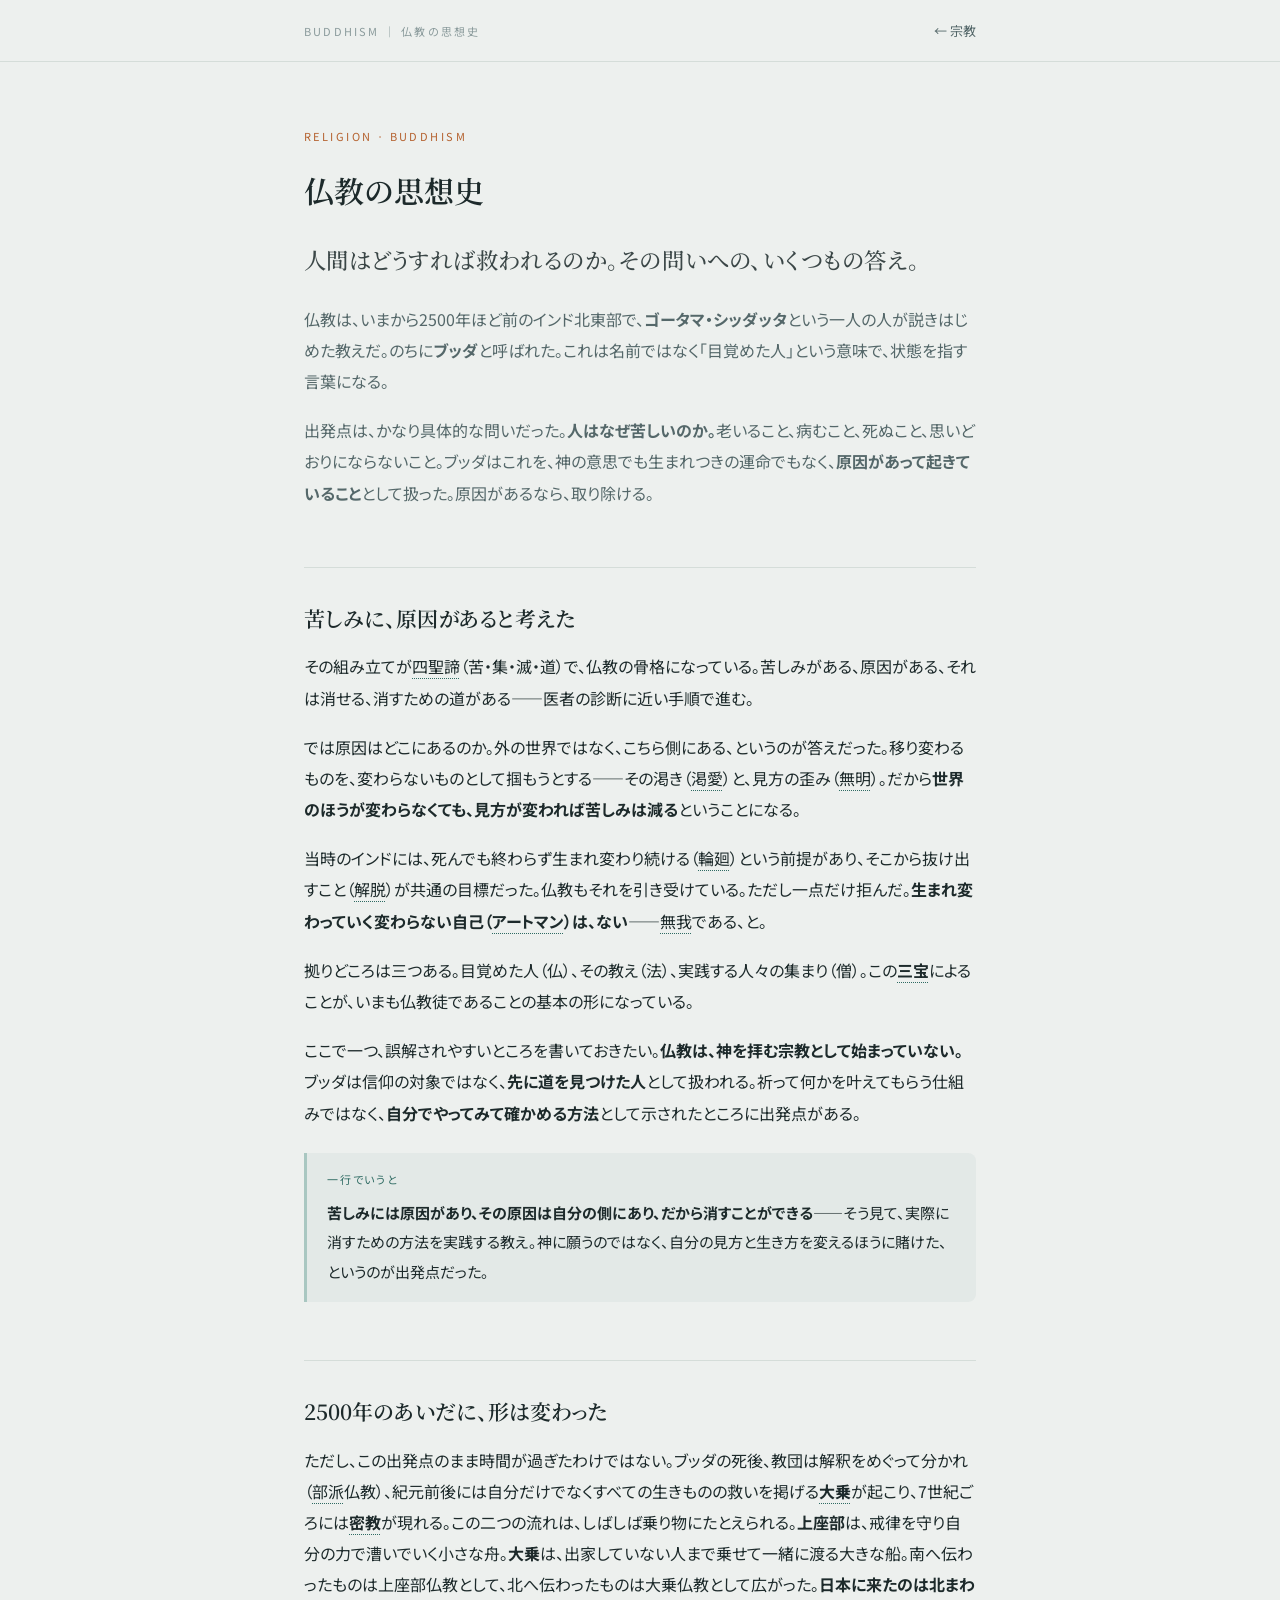
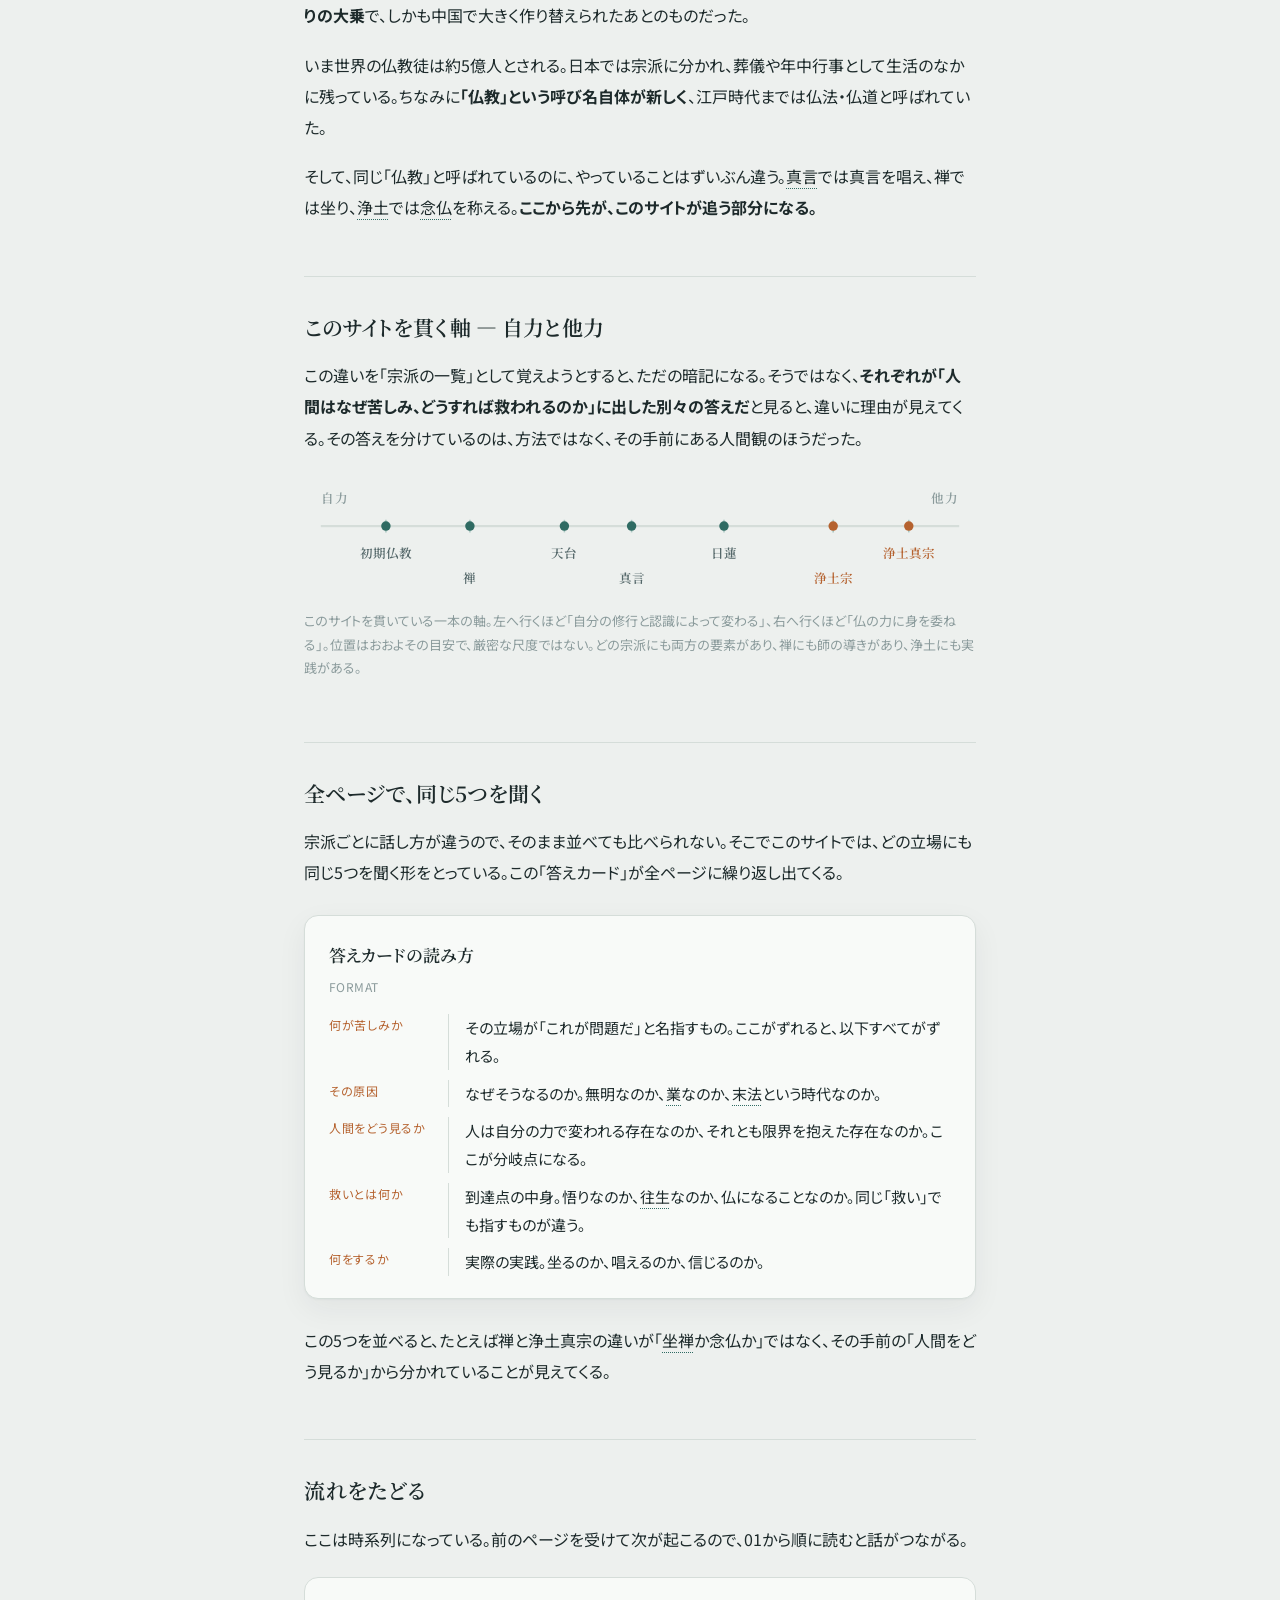
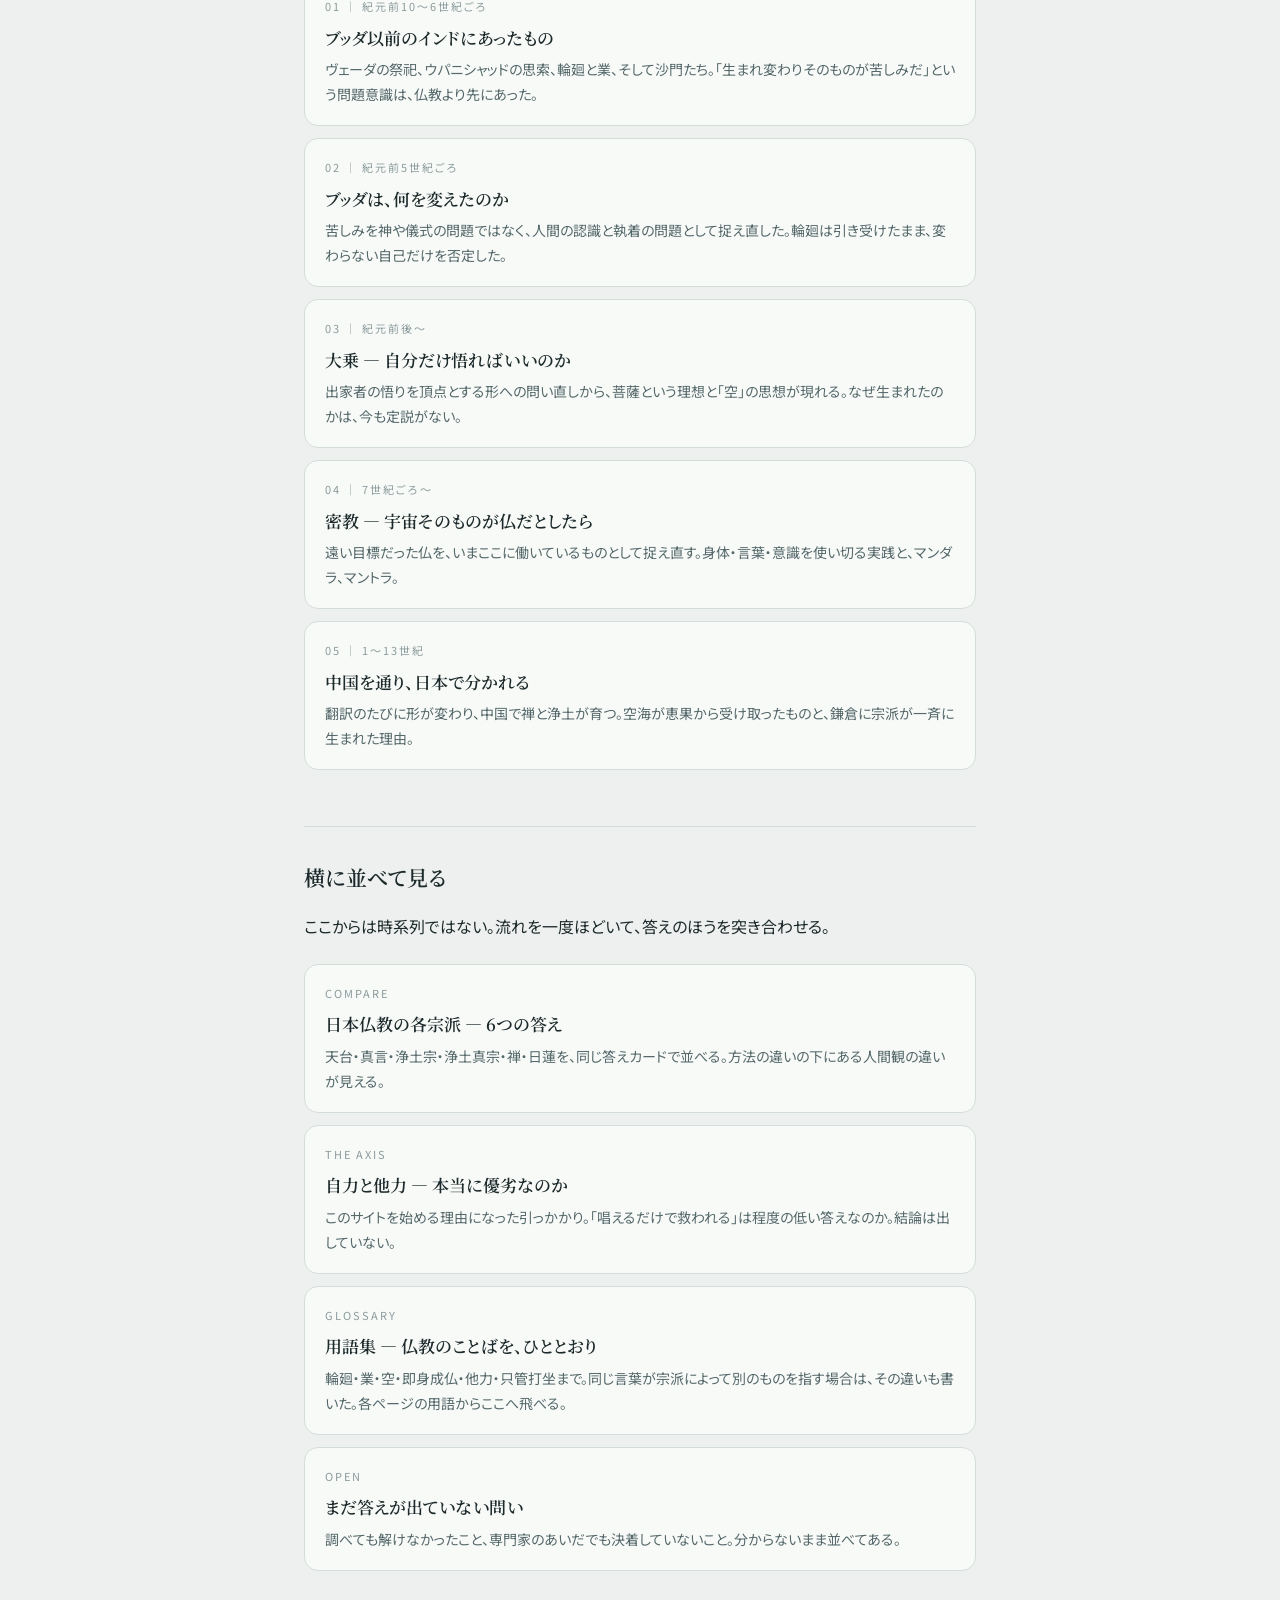
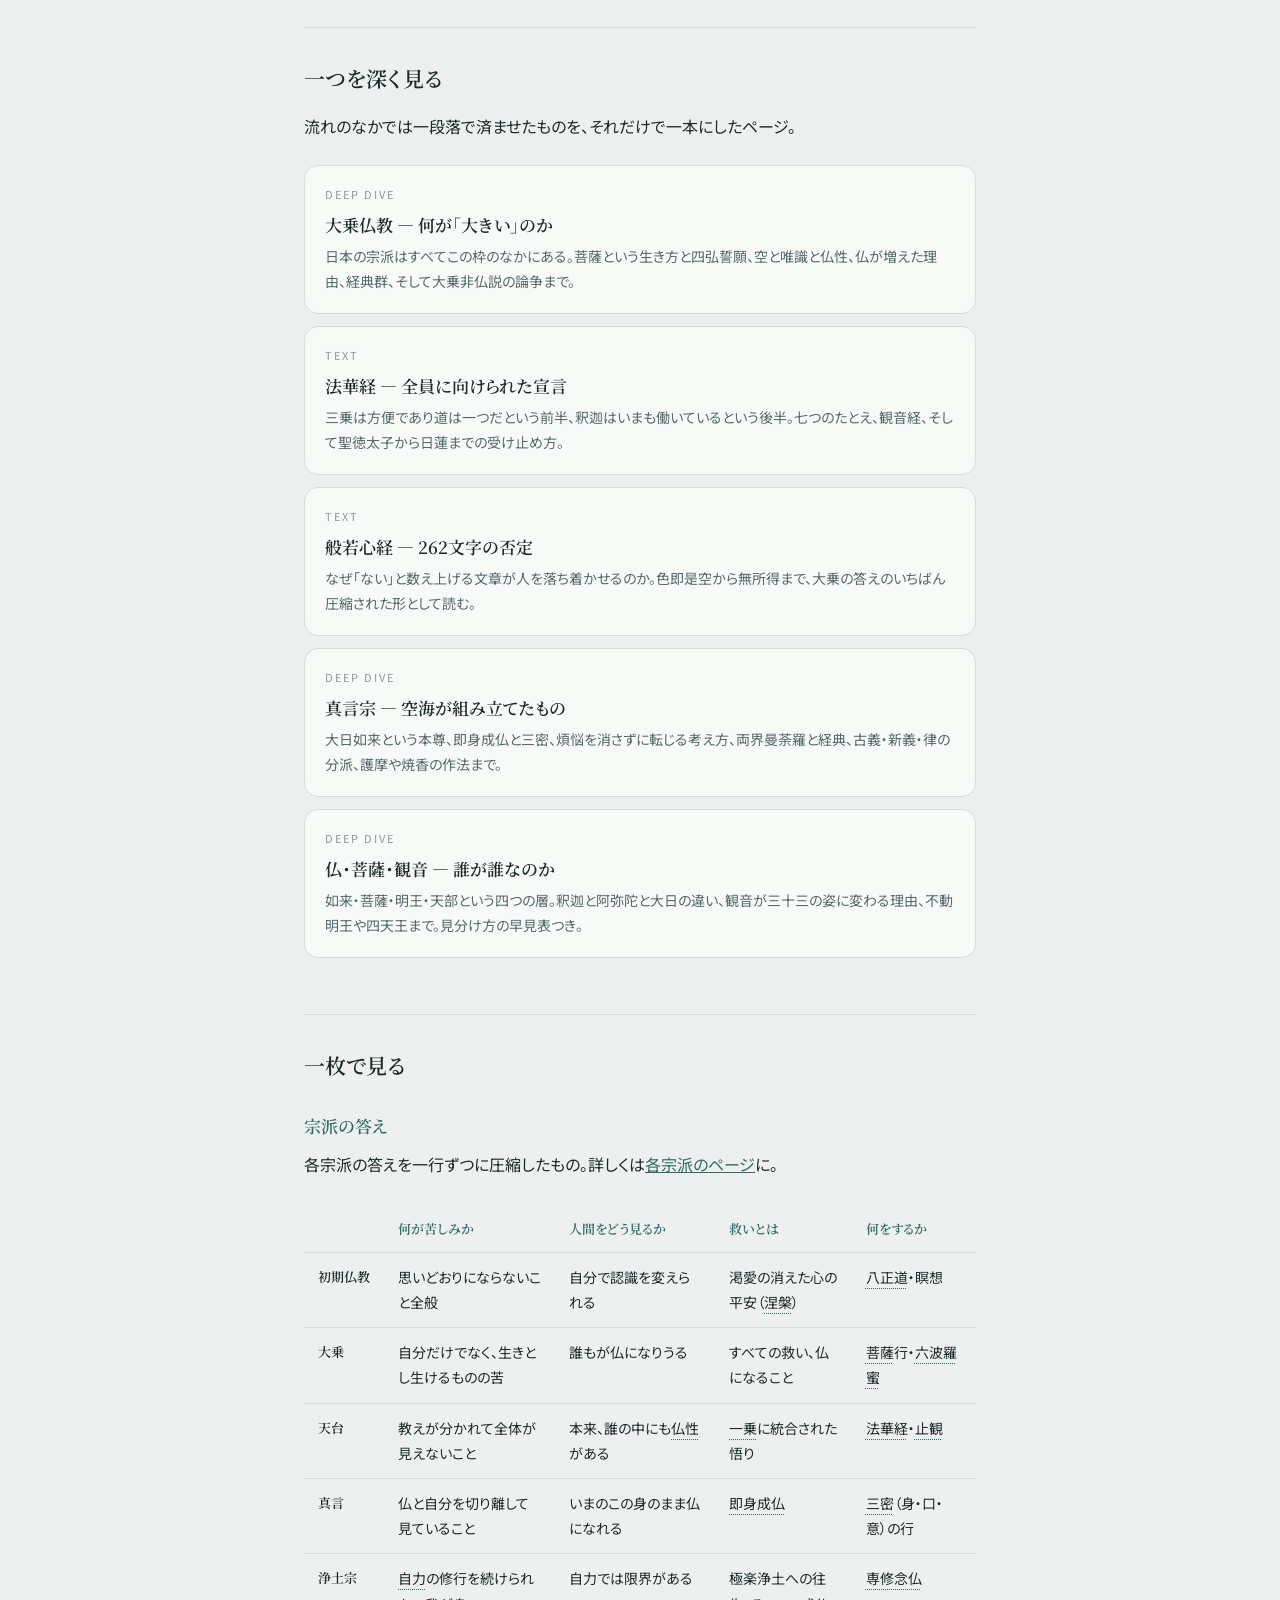
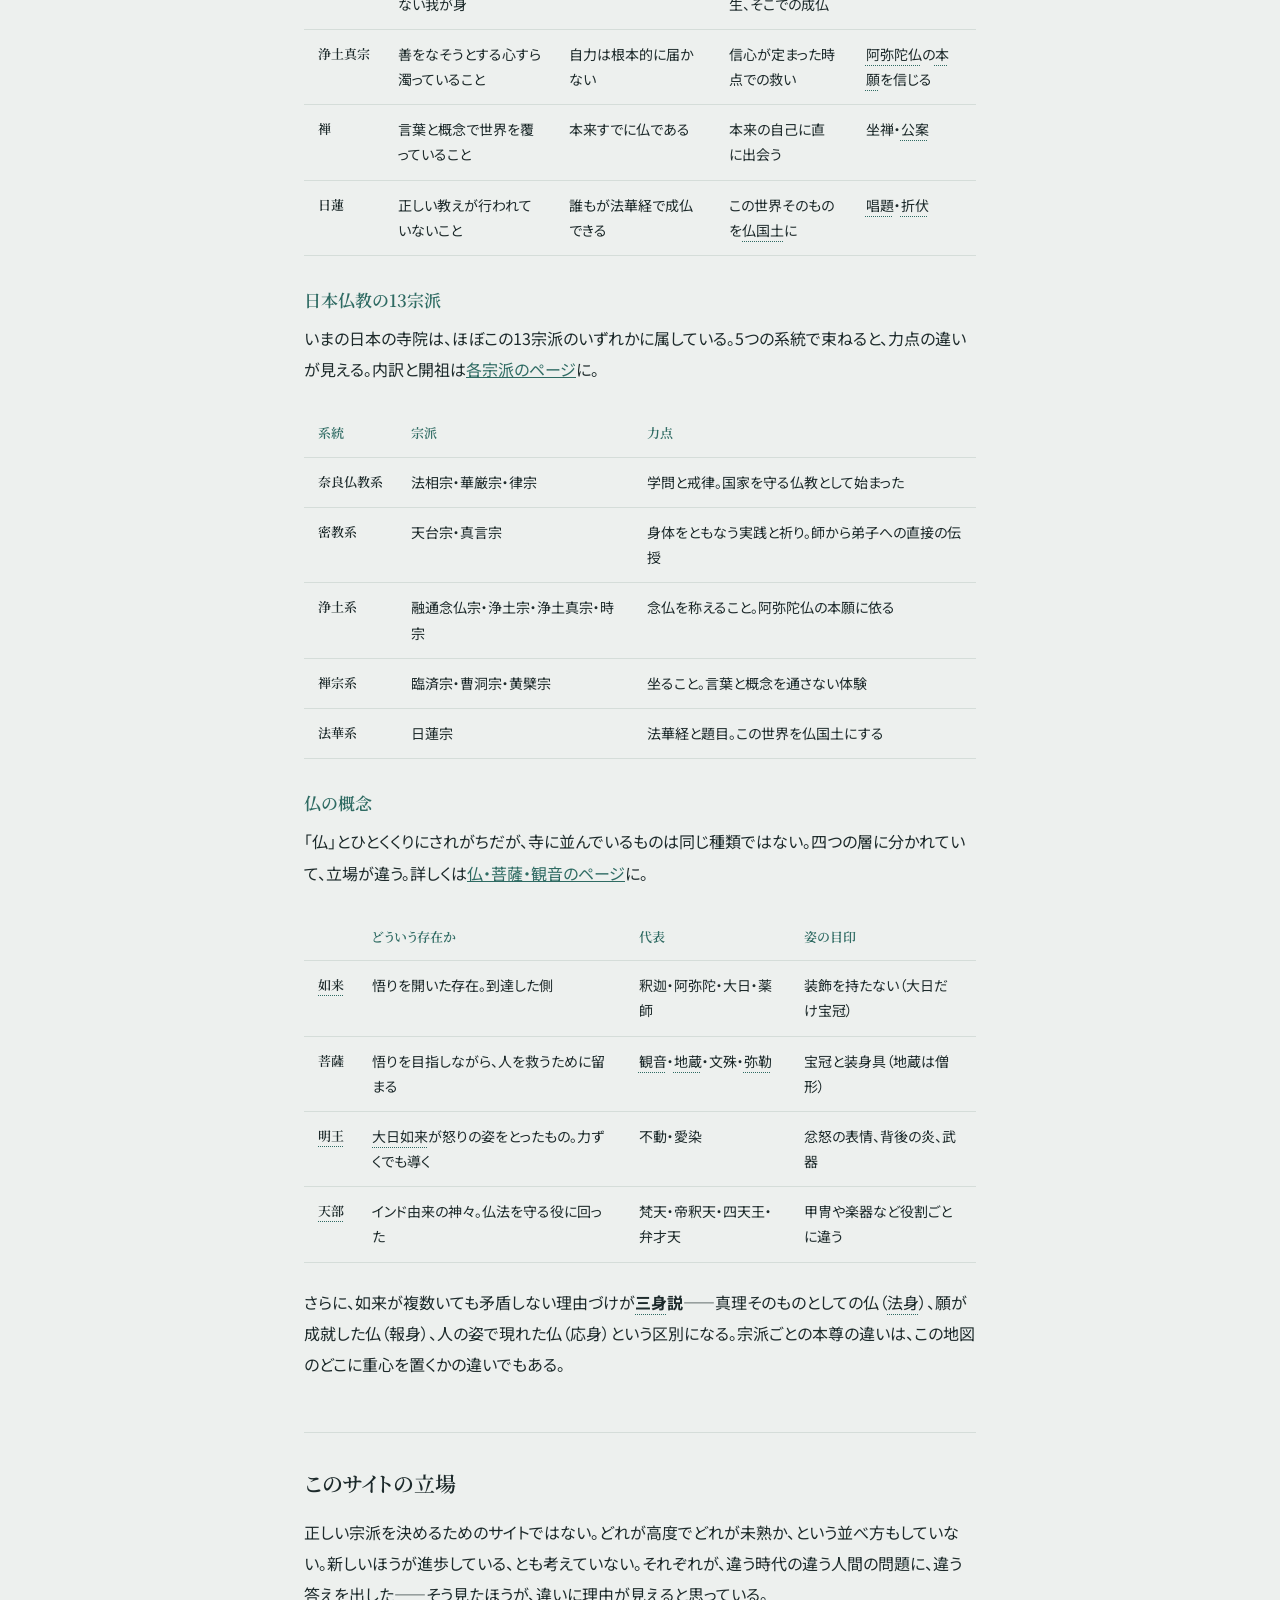
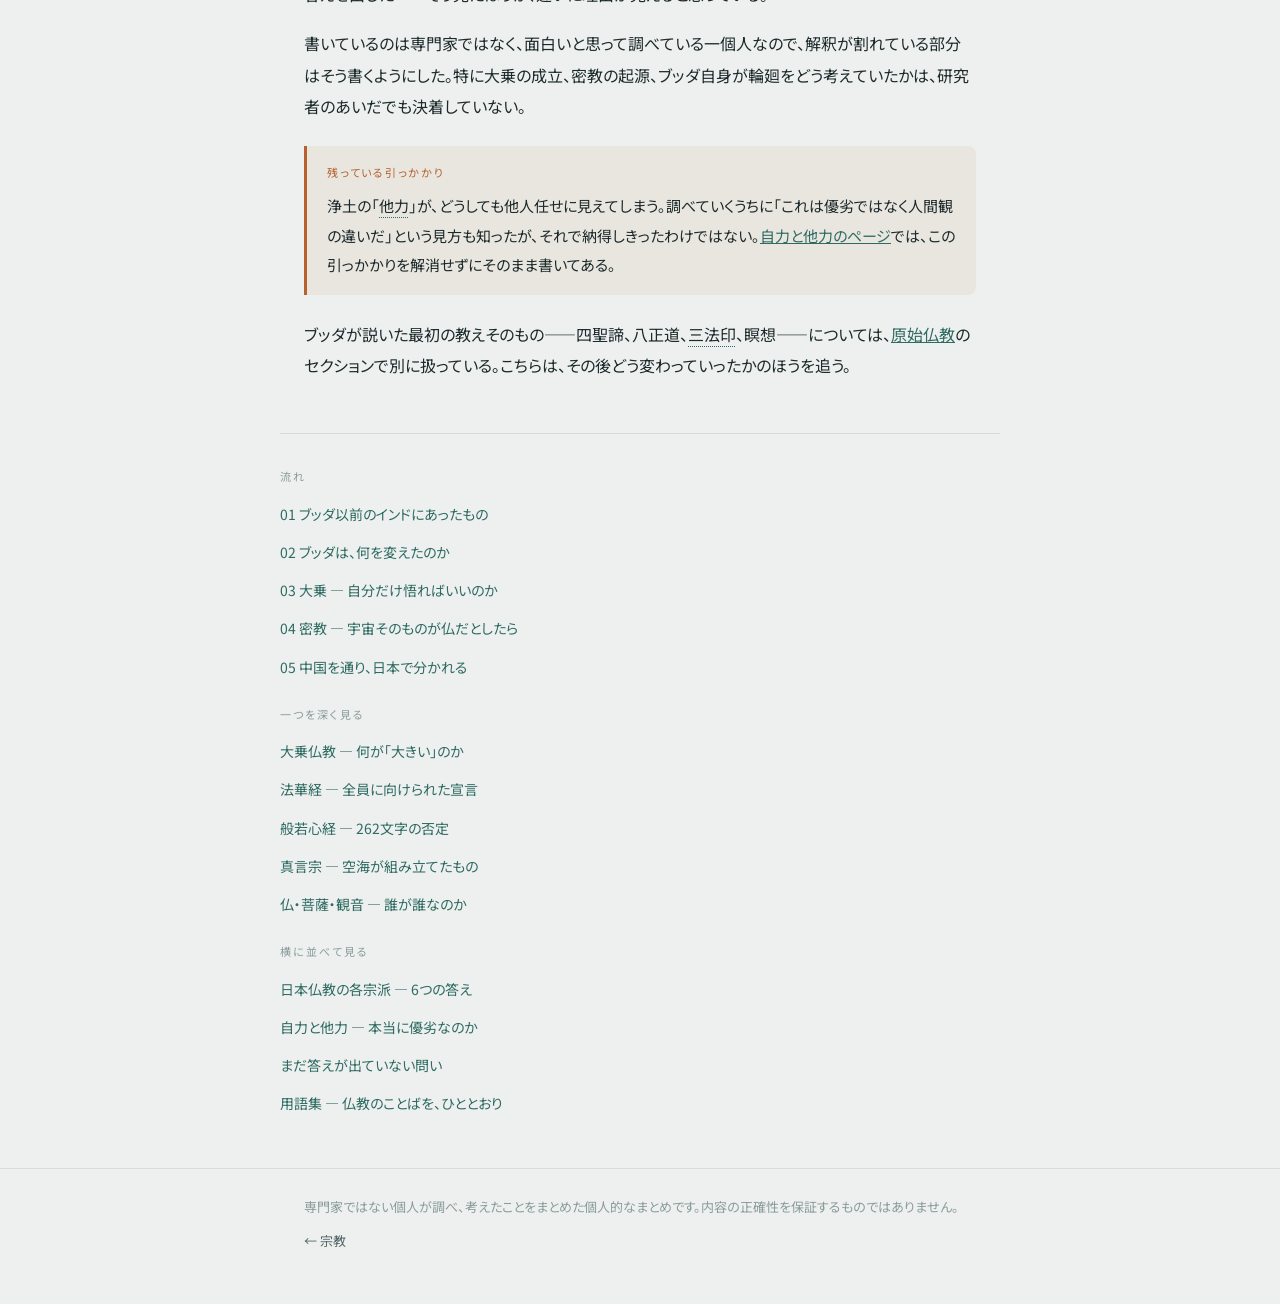
<file: index.html>
<!DOCTYPE html>
<html lang="ja">
<head>
<meta charset="UTF-8">
<meta name="viewport" content="width=device-width, initial-scale=1.0">
<title>仏教の思想史｜宗教</title>
<meta name="description" content="仏教とは何か——2500年前のインドでブッダが説いた、苦しみの原因を自分の側に見る教え。そして、それは最初から今の形だったわけではない。インド以前の思想からブッダ、大乗、密教、中国を経て日本の各宗派まで。宗派の一覧ではなく「人間はなぜ苦しみ、どうすれば救われるのか」への異なる答えとして、自力と他力という軸で読み解く個人的なまとめ。">
<link rel="icon" href="data:image/svg+xml,<svg xmlns=%22http://www.w3.org/2000/svg%22 viewBox=%220 0 100 100%22><text y=%22.9em%22 font-size=%2290%22>☸</text></svg>">
<link rel="preconnect" href="https://fonts.googleapis.com">
<link rel="preconnect" href="https://fonts.gstatic.com" crossorigin>
<link href="https://fonts.googleapis.com/css2?family=Noto+Serif+JP:wght@400;600;700&family=Noto+Sans+JP:wght@400;500;700&display=swap" rel="stylesheet">
<link rel="stylesheet" href="css/style.css">
<style>.mn-tagline{font-family:"Noto Serif JP",serif;font-weight:500;font-size:clamp(1.05rem,2.6vw,1.4rem);line-height:1.75;letter-spacing:.02em;margin:.1em 0 1.1em;opacity:.85}.mn-eyebrow{display:block;font-size:.72rem;letter-spacing:.24em;opacity:.6;margin:0 0 .8em}</style>
</head>
<body>

<header class="top">
  <div class="wrap">
    <a class="sitemark" href="index.html">BUDDHISM ｜ 仏教の思想史</a>
    <a class="back" href="../religion/">← 宗教</a>
  </div>
</header>

<main class="wrap">

  <div class="hero">
    <p class="eyebrow">RELIGION · BUDDHISM</p>
    <h1>仏教の思想史</h1>
    <p class="mn-tagline">人間はどうすれば救われるのか。その問いへの、いくつもの答え。</p>
    <p class="lede">仏教は、いまから2500年ほど前のインド北東部で、<strong>ゴータマ・シッダッタ</strong>という一人の人が説きはじめた教えだ。のちに<strong>ブッダ</strong>と呼ばれた。これは名前ではなく「目覚めた人」という意味で、状態を指す言葉になる。</p>
    <p class="lede">出発点は、かなり具体的な問いだった。<strong>人はなぜ苦しいのか。</strong>老いること、病むこと、死ぬこと、思いどおりにならないこと。ブッダはこれを、神の意思でも生まれつきの運命でもなく、<strong>原因があって起きていること</strong>として扱った。原因があるなら、取り除ける。</p>
  </div>

  <section class="ch">
    <h2>苦しみに、原因があると考えた</h2>
    <p>その組み立てが<a class="gl" href="glossary.html#g-shishotai">四聖諦</a>（苦・集・滅・道）で、仏教の骨格になっている。苦しみがある、原因がある、それは消せる、消すための道がある——医者の診断に近い手順で進む。</p>
    <p>では原因はどこにあるのか。外の世界ではなく、こちら側にある、というのが答えだった。移り変わるものを、変わらないものとして掴もうとする——その渇き（<a class="gl" href="glossary.html#g-katsuai">渇愛</a>）と、見方の歪み（<a class="gl" href="glossary.html#g-mumyou">無明</a>）。だから<strong>世界のほうが変わらなくても、見方が変われば苦しみは減る</strong>ということになる。</p>
    <p>当時のインドには、死んでも終わらず生まれ変わり続ける（<a class="gl" href="glossary.html#g-rinne">輪廻</a>）という前提があり、そこから抜け出すこと（<a class="gl" href="glossary.html#g-gedatsu">解脱</a>）が共通の目標だった。仏教もそれを引き受けている。ただし一点だけ拒んだ。<strong>生まれ変わっていく変わらない自己（<a class="gl" href="glossary.html#g-atman">アートマン</a>）は、ない</strong>——<a class="gl" href="glossary.html#g-muga">無我</a>である、と。</p>
    <p>拠りどころは三つある。目覚めた人（仏）、その教え（法）、実践する人々の集まり（僧）。この<strong><a class="gl" href="glossary.html#g-sanbou">三宝</a></strong>によることが、いまも仏教徒であることの基本の形になっている。</p>
    <p>ここで一つ、誤解されやすいところを書いておきたい。<strong>仏教は、神を拝む宗教として始まっていない。</strong>ブッダは信仰の対象ではなく、<strong>先に道を見つけた人</strong>として扱われる。祈って何かを叶えてもらう仕組みではなく、<strong>自分でやってみて確かめる方法</strong>として示されたところに出発点がある。</p>

    <div class="note">
      <p class="k">一行でいうと</p>
      <p><strong>苦しみには原因があり、その原因は自分の側にあり、だから消すことができる</strong>——そう見て、実際に消すための方法を実践する教え。神に願うのではなく、自分の見方と生き方を変えるほうに賭けた、というのが出発点だった。</p>
    </div>
  </section>

  <section class="ch">
    <h2>2500年のあいだに、形は変わった</h2>
    <p>ただし、この出発点のまま時間が過ぎたわけではない。ブッダの死後、教団は解釈をめぐって分かれ（<a class="gl" href="glossary.html#g-buha">部派</a>仏教）、紀元前後には自分だけでなくすべての生きものの救いを掲げる<strong><a class="gl" href="glossary.html#g-daijou">大乗</a></strong>が起こり、7世紀ごろには<strong><a class="gl" href="glossary.html#g-mikkyou">密教</a></strong>が現れる。この二つの流れは、しばしば乗り物にたとえられる。<strong>上座部</strong>は、戒律を守り自分の力で漕いでいく小さな舟。<strong>大乗</strong>は、出家していない人まで乗せて一緒に渡る大きな船。南へ伝わったものは上座部仏教として、北へ伝わったものは大乗仏教として広がった。<strong>日本に来たのは北まわりの大乗</strong>で、しかも中国で大きく作り替えられたあとのものだった。</p>
    <p>いま世界の仏教徒は約5億人とされる。日本では宗派に分かれ、葬儀や年中行事として生活のなかに残っている。ちなみに<strong>「仏教」という呼び名自体が新しく</strong>、江戸時代までは仏法・仏道と呼ばれていた。</p>
    <p>そして、同じ「仏教」と呼ばれているのに、やっていることはずいぶん違う。<a class="gl" href="glossary.html#g-shingon">真言</a>では真言を唱え、禅では坐り、<a class="gl" href="glossary.html#g-jodo">浄土</a>では<a class="gl" href="glossary.html#g-nenbutsu">念仏</a>を称える。<strong>ここから先が、このサイトが追う部分になる。</strong></p>
  </section>

  <section class="ch">
    <h2>このサイトを貫く軸 — 自力と他力</h2>
    <p>この違いを「宗派の一覧」として覚えようとすると、ただの暗記になる。そうではなく、<strong>それぞれが「人間はなぜ苦しみ、どうすれば救われるのか」に出した別々の答えだ</strong>と見ると、違いに理由が見えてくる。その答えを分けているのは、方法ではなく、その手前にある人間観のほうだった。</p>
    <figure class="fig">
      <svg class="scale" viewBox="0 0 640 112" role="img" aria-labelledby="axis-t axis-d">
        <title id="axis-t">自力と他力の軸</title>
        <desc id="axis-d">左を自力、右を他力とする横軸の上に、初期仏教・禅・天台・真言・日蓮・浄土宗・浄土真宗が並んでいる。初期仏教と禅が自力の側、浄土宗と浄土真宗が他力の側、天台・真言・日蓮がその中間にある。</desc>
        <text class="end" x="16" y="20">自力</text>
        <text class="end" x="624" y="20" text-anchor="end">他力</text>
        <line class="rail" x1="16" y1="42" x2="624" y2="42"/>
        <g class="tick">
          <line x1="78" y1="36" x2="78" y2="48"/>
          <line x1="158" y1="36" x2="158" y2="48"/>
          <line x1="248" y1="36" x2="248" y2="48"/>
          <line x1="312" y1="36" x2="312" y2="48"/>
          <line x1="400" y1="36" x2="400" y2="48"/>
          <line x1="504" y1="36" x2="504" y2="48"/>
          <line x1="576" y1="36" x2="576" y2="48"/>
        </g>
        <circle class="dot" cx="78" cy="42" r="4.5"/>
        <circle class="dot" cx="158" cy="42" r="4.5"/>
        <circle class="dot" cx="248" cy="42" r="4.5"/>
        <circle class="dot" cx="312" cy="42" r="4.5"/>
        <circle class="dot" cx="400" cy="42" r="4.5"/>
        <circle class="dot-hi" cx="504" cy="42" r="4.5"/>
        <circle class="dot-hi" cx="576" cy="42" r="4.5"/>
        <text x="78" y="72" text-anchor="middle">初期仏教</text>
        <text x="248" y="72" text-anchor="middle">天台</text>
        <text x="400" y="72" text-anchor="middle">日蓮</text>
        <text class="hi" x="576" y="72" text-anchor="middle">浄土真宗</text>
        <text x="158" y="96" text-anchor="middle">禅</text>
        <text x="312" y="96" text-anchor="middle">真言</text>
        <text class="hi" x="504" y="96" text-anchor="middle">浄土宗</text>
      </svg>
      <figcaption>このサイトを貫いている一本の軸。左へ行くほど「自分の修行と認識によって変わる」、右へ行くほど「仏の力に身を委ねる」。位置はおおよその目安で、厳密な尺度ではない。どの宗派にも両方の要素があり、禅にも師の導きがあり、浄土にも実践がある。</figcaption>
    </figure>
  </section>

  <section class="ch">
    <h2>全ページで、同じ5つを聞く</h2>
    <p>宗派ごとに話し方が違うので、そのまま並べても比べられない。そこでこのサイトでは、どの立場にも同じ5つを聞く形をとっている。この「答えカード」が全ページに繰り返し出てくる。</p>

    <div class="answer">
      <p class="who">答えカードの読み方</p>
      <p class="who-sub">FORMAT</p>
      <dl>
        <dt>何が苦しみか</dt>
        <dd>その立場が「これが問題だ」と名指すもの。ここがずれると、以下すべてがずれる。</dd>
        <dt>その原因</dt>
        <dd>なぜそうなるのか。無明なのか、<a class="gl" href="glossary.html#g-gou">業</a>なのか、<a class="gl" href="glossary.html#g-mappou">末法</a>という時代なのか。</dd>
        <dt>人間をどう見るか</dt>
        <dd>人は自分の力で変われる存在なのか、それとも限界を抱えた存在なのか。ここが分岐点になる。</dd>
        <dt>救いとは何か</dt>
        <dd>到達点の中身。悟りなのか、<a class="gl" href="glossary.html#g-oujou">往生</a>なのか、仏になることなのか。同じ「救い」でも指すものが違う。</dd>
        <dt>何をするか</dt>
        <dd>実際の実践。坐るのか、唱えるのか、信じるのか。</dd>
      </dl>
    </div>

    <p>この5つを並べると、たとえば禅と浄土真宗の違いが「<a class="gl" href="glossary.html#g-zazen">坐禅</a>か念仏か」ではなく、その手前の「人間をどう見るか」から分かれていることが見えてくる。</p>
  </section>

  <section class="ch">
    <h2>流れをたどる</h2>
    <p>ここは時系列になっている。前のページを受けて次が起こるので、01から順に読むと話がつながる。</p>

    <div class="cards">
      <a class="card" href="before-buddha.html">
        <span class="k">01 ｜ 紀元前10〜6世紀ごろ</span>
        <span class="t">ブッダ以前のインドにあったもの</span>
        <span class="d">ヴェーダの祭祀、ウパニシャッドの思索、輪廻と業、そして沙門たち。「生まれ変わりそのものが苦しみだ」という問題意識は、仏教より先にあった。</span>
      </a>
      <a class="card" href="buddha.html">
        <span class="k">02 ｜ 紀元前5世紀ごろ</span>
        <span class="t">ブッダは、何を変えたのか</span>
        <span class="d">苦しみを神や儀式の問題ではなく、人間の認識と執着の問題として捉え直した。輪廻は引き受けたまま、変わらない自己だけを否定した。</span>
      </a>
      <a class="card" href="mahayana.html">
        <span class="k">03 ｜ 紀元前後〜</span>
        <span class="t">大乗 — 自分だけ悟ればいいのか</span>
        <span class="d">出家者の悟りを頂点とする形への問い直しから、菩薩という理想と「空」の思想が現れる。なぜ生まれたのかは、今も定説がない。</span>
      </a>
      <a class="card" href="esoteric.html">
        <span class="k">04 ｜ 7世紀ごろ〜</span>
        <span class="t">密教 — 宇宙そのものが仏だとしたら</span>
        <span class="d">遠い目標だった仏を、いまここに働いているものとして捉え直す。身体・言葉・意識を使い切る実践と、マンダラ、マントラ。</span>
      </a>
      <a class="card" href="china-japan.html">
        <span class="k">05 ｜ 1〜13世紀</span>
        <span class="t">中国を通り、日本で分かれる</span>
        <span class="d">翻訳のたびに形が変わり、中国で禅と浄土が育つ。空海が恵果から受け取ったものと、鎌倉に宗派が一斉に生まれた理由。</span>
      </a>
    </div>
  </section>

  <section class="ch">
    <h2>横に並べて見る</h2>
    <p>ここからは時系列ではない。流れを一度ほどいて、答えのほうを突き合わせる。</p>

    <div class="cards">
      <a class="card" href="schools.html">
        <span class="k">COMPARE</span>
        <span class="t">日本仏教の各宗派 — 6つの答え</span>
        <span class="d">天台・真言・浄土宗・浄土真宗・禅・日蓮を、同じ答えカードで並べる。方法の違いの下にある人間観の違いが見える。</span>
      </a>
      <a class="card" href="jiriki-tariki.html">
        <span class="k">THE AXIS</span>
        <span class="t">自力と他力 — 本当に優劣なのか</span>
        <span class="d">このサイトを始める理由になった引っかかり。「唱えるだけで救われる」は程度の低い答えなのか。結論は出していない。</span>
      </a>
      <a class="card" href="glossary.html">
        <span class="k">GLOSSARY</span>
        <span class="t">用語集 — 仏教のことばを、ひととおり</span>
        <span class="d">輪廻・業・空・即身成仏・他力・只管打坐まで。同じ言葉が宗派によって別のものを指す場合は、その違いも書いた。各ページの用語からここへ飛べる。</span>
      </a>
      <a class="card" href="questions.html">
        <span class="k">OPEN</span>
        <span class="t">まだ答えが出ていない問い</span>
        <span class="d">調べても解けなかったこと、専門家のあいだでも決着していないこと。分からないまま並べてある。</span>
      </a>
    </div>
  </section>

  <section class="ch">
    <h2>一つを深く見る</h2>
    <p>流れのなかでは一段落で済ませたものを、それだけで一本にしたページ。</p>

    <div class="cards">
      <a class="card" href="mahayana-buddhism.html">
        <span class="k">DEEP DIVE</span>
        <span class="t">大乗仏教 — 何が「大きい」のか</span>
        <span class="d">日本の宗派はすべてこの枠のなかにある。菩薩という生き方と四弘誓願、空と唯識と仏性、仏が増えた理由、経典群、そして大乗非仏説の論争まで。</span>
      </a>
      <a class="card" href="lotus-sutra.html">
        <span class="k">TEXT</span>
        <span class="t">法華経 — 全員に向けられた宣言</span>
        <span class="d">三乗は方便であり道は一つだという前半、釈迦はいまも働いているという後半。七つのたとえ、観音経、そして聖徳太子から日蓮までの受け止め方。</span>
      </a>
      <a class="card" href="heart-sutra.html">
        <span class="k">TEXT</span>
        <span class="t">般若心経 — 262文字の否定</span>
        <span class="d">なぜ「ない」と数え上げる文章が人を落ち着かせるのか。色即是空から無所得まで、大乗の答えのいちばん圧縮された形として読む。</span>
      </a>
      <a class="card" href="shingon.html">
        <span class="k">DEEP DIVE</span>
        <span class="t">真言宗 — 空海が組み立てたもの</span>
        <span class="d">大日如来という本尊、即身成仏と三密、煩悩を消さずに転じる考え方、両界曼荼羅と経典、古義・新義・律の分派、護摩や焼香の作法まで。</span>
      </a>
      <a class="card" href="buddhas.html">
        <span class="k">DEEP DIVE</span>
        <span class="t">仏・菩薩・観音 — 誰が誰なのか</span>
        <span class="d">如来・菩薩・明王・天部という四つの層。釈迦と阿弥陀と大日の違い、観音が三十三の姿に変わる理由、不動明王や四天王まで。見分け方の早見表つき。</span>
      </a>
    </div>
  </section>

  <section class="ch">
    <h2>一枚で見る</h2>
    <h3>宗派の答え</h3>
    <p>各宗派の答えを一行ずつに圧縮したもの。詳しくは<a href="schools.html">各宗派のページ</a>に。</p>

    <div class="tablewrap">
      <table>
        <thead>
          <tr><th>　</th><th>何が苦しみか</th><th>人間をどう見るか</th><th>救いとは</th><th>何をするか</th></tr>
        </thead>
        <tbody>
          <tr><th>初期仏教</th><td>思いどおりにならないこと全般</td><td>自分で認識を変えられる</td><td>渇愛の消えた心の平安（<a class="gl" href="glossary.html#g-nehan">涅槃</a>）</td><td><a class="gl" href="glossary.html#g-hasshodo">八正道</a>・瞑想</td></tr>
          <tr><th>大乗</th><td>自分だけでなく、生きとし生けるものの苦</td><td>誰もが仏になりうる</td><td>すべての救い、仏になること</td><td><a class="gl" href="glossary.html#g-bosatsu">菩薩</a>行・<a class="gl" href="glossary.html#g-ropparamitsu">六波羅蜜</a></td></tr>
          <tr><th>天台</th><td>教えが分かれて全体が見えないこと</td><td>本来、誰の中にも<a class="gl" href="glossary.html#g-busshou">仏性</a>がある</td><td><a class="gl" href="glossary.html#g-ichijou">一乗</a>に統合された悟り</td><td><a class="gl" href="glossary.html#g-hokekyou">法華経</a>・<a class="gl" href="glossary.html#g-shikan">止観</a></td></tr>
          <tr><th>真言</th><td>仏と自分を切り離して見ていること</td><td>いまのこの身のまま仏になれる</td><td><a class="gl" href="glossary.html#g-sokushin">即身成仏</a></td><td><a class="gl" href="glossary.html#g-sanmitsu">三密</a>（身・口・意）の行</td></tr>
          <tr><th>浄土宗</th><td><a class="gl" href="glossary.html#g-jiriki">自力</a>の修行を続けられない我が身</td><td>自力では限界がある</td><td>極楽浄土への往生、そこでの成仏</td><td><a class="gl" href="glossary.html#g-senju">専修念仏</a></td></tr>
          <tr><th>浄土真宗</th><td>善をなそうとする心すら濁っていること</td><td>自力は根本的に届かない</td><td>信心が定まった時点での救い</td><td><a class="gl" href="glossary.html#g-amida">阿弥陀仏</a>の<a class="gl" href="glossary.html#g-hongan">本願</a>を信じる</td></tr>
          <tr><th>禅</th><td>言葉と概念で世界を覆っていること</td><td>本来すでに仏である</td><td>本来の自己に直に出会う</td><td>坐禅・<a class="gl" href="glossary.html#g-koan">公案</a></td></tr>
          <tr><th>日蓮</th><td>正しい教えが行われていないこと</td><td>誰もが法華経で成仏できる</td><td>この世界そのものを<a class="gl" href="glossary.html#g-bukkokudo">仏国土</a>に</td><td><a class="gl" href="glossary.html#g-shoudai">唱題</a>・<a class="gl" href="glossary.html#g-shakubuku">折伏</a></td></tr>
        </tbody>
      </table>
    </div>

    <h3>日本仏教の13宗派</h3>
    <p>いまの日本の寺院は、ほぼこの13宗派のいずれかに属している。5つの系統で束ねると、力点の違いが見える。内訳と開祖は<a href="schools.html">各宗派のページ</a>に。</p>

    <div class="tablewrap">
      <table>
        <thead>
          <tr><th>系統</th><th>宗派</th><th>力点</th></tr>
        </thead>
        <tbody>
          <tr><th>奈良仏教系</th><td>法相宗・華厳宗・律宗</td><td>学問と戒律。国家を守る仏教として始まった</td></tr>
          <tr><th>密教系</th><td>天台宗・真言宗</td><td>身体をともなう実践と祈り。師から弟子への直接の伝授</td></tr>
          <tr><th>浄土系</th><td>融通念仏宗・浄土宗・浄土真宗・時宗</td><td>念仏を称えること。阿弥陀仏の本願に依る</td></tr>
          <tr><th>禅宗系</th><td>臨済宗・曹洞宗・黄檗宗</td><td>坐ること。言葉と概念を通さない体験</td></tr>
          <tr><th>法華系</th><td>日蓮宗</td><td>法華経と題目。この世界を仏国土にする</td></tr>
        </tbody>
      </table>
    </div>

    <h3>仏の概念</h3>
    <p>「仏」とひとくくりにされがちだが、寺に並んでいるものは同じ種類ではない。四つの層に分かれていて、立場が違う。詳しくは<a href="buddhas.html">仏・菩薩・観音のページ</a>に。</p>

    <div class="tablewrap">
      <table>
        <thead>
          <tr><th>　</th><th>どういう存在か</th><th>代表</th><th>姿の目印</th></tr>
        </thead>
        <tbody>
          <tr><th><a class="gl" href="glossary.html#g-nyorai">如来</a></th><td>悟りを開いた存在。到達した側</td><td>釈迦・阿弥陀・大日・薬師</td><td>装飾を持たない（大日だけ宝冠）</td></tr>
          <tr><th>菩薩</th><td>悟りを目指しながら、人を救うために留まる</td><td><a class="gl" href="glossary.html#g-kanjizai">観音</a>・<a class="gl" href="glossary.html#g-jizo">地蔵</a>・文殊・<a class="gl" href="glossary.html#g-miroku">弥勒</a></td><td>宝冠と装身具（地蔵は僧形）</td></tr>
          <tr><th><a class="gl" href="glossary.html#g-myoo">明王</a></th><td><a class="gl" href="glossary.html#g-dainichi">大日如来</a>が怒りの姿をとったもの。力ずくでも導く</td><td>不動・愛染</td><td>忿怒の表情、背後の炎、武器</td></tr>
          <tr><th><a class="gl" href="glossary.html#g-tenbu">天部</a></th><td>インド由来の神々。仏法を守る役に回った</td><td>梵天・帝釈天・四天王・弁才天</td><td>甲冑や楽器など役割ごとに違う</td></tr>
        </tbody>
      </table>
    </div>

    <p>さらに、如来が複数いても矛盾しない理由づけが<strong><a class="gl" href="glossary.html#g-sanjin">三身</a>説</strong>——真理そのものとしての仏（<a class="gl" href="glossary.html#g-hosshin">法身</a>）、願が成就した仏（報身）、人の姿で現れた仏（応身）という区別になる。宗派ごとの本尊の違いは、この地図のどこに重心を置くかの違いでもある。</p>
  </section>

  <section class="ch">
    <h2>このサイトの立場</h2>
    <p>正しい宗派を決めるためのサイトではない。どれが高度でどれが未熟か、という並べ方もしていない。新しいほうが進歩している、とも考えていない。それぞれが、違う時代の違う人間の問題に、違う答えを出した——そう見たほうが、違いに理由が見えると思っている。</p>
    <p>書いているのは専門家ではなく、面白いと思って調べている一個人なので、解釈が割れている部分はそう書くようにした。特に大乗の成立、密教の起源、ブッダ自身が輪廻をどう考えていたかは、研究者のあいだでも決着していない。</p>
    <div class="mine">
      <p class="k">残っている引っかかり</p>
      <p>浄土の「<a class="gl" href="glossary.html#g-tariki">他力</a>」が、どうしても他人任せに見えてしまう。調べていくうちに「これは優劣ではなく人間観の違いだ」という見方も知ったが、それで納得しきったわけではない。<a href="jiriki-tariki.html">自力と他力のページ</a>では、この引っかかりを解消せずにそのまま書いてある。</p>
    </div>
    <p>ブッダが説いた最初の教えそのもの——四聖諦、八正道、<a class="gl" href="glossary.html#g-sanboin">三法印</a>、瞑想——については、<a href="../early-buddhism/">原始仏教</a>のセクションで別に扱っている。こちらは、その後どう変わっていったかのほうを追う。</p>
  </section>

</main>

<nav class="wrap sitemap">
  <p class="k">流れ</p>
  <ul>
    <li><a href="before-buddha.html">01 ブッダ以前のインドにあったもの</a></li>
    <li><a href="buddha.html">02 ブッダは、何を変えたのか</a></li>
    <li><a href="mahayana.html">03 大乗 — 自分だけ悟ればいいのか</a></li>
    <li><a href="esoteric.html">04 密教 — 宇宙そのものが仏だとしたら</a></li>
    <li><a href="china-japan.html">05 中国を通り、日本で分かれる</a></li>
  </ul>
  <p class="k">一つを深く見る</p>
  <ul>
    <li><a href="mahayana-buddhism.html">大乗仏教 — 何が「大きい」のか</a></li>
    <li><a href="lotus-sutra.html">法華経 — 全員に向けられた宣言</a></li>
    <li><a href="heart-sutra.html">般若心経 — 262文字の否定</a></li>
    <li><a href="shingon.html">真言宗 — 空海が組み立てたもの</a></li>
    <li><a href="buddhas.html">仏・菩薩・観音 — 誰が誰なのか</a></li>
  </ul>
  <p class="k">横に並べて見る</p>
  <ul>
    <li><a href="schools.html">日本仏教の各宗派 — 6つの答え</a></li>
    <li><a href="jiriki-tariki.html">自力と他力 — 本当に優劣なのか</a></li>
    <li><a href="questions.html">まだ答えが出ていない問い</a></li>
    <li><a href="glossary.html">用語集 — 仏教のことばを、ひととおり</a></li>
  </ul>
</nav>

<footer class="foot">
  <div class="wrap">
    <p>専門家ではない個人が調べ、考えたことをまとめた個人的なまとめです。内容の正確性を保証するものではありません。</p>
    <p><a href="../religion/">← 宗教</a></p>
  </div>
</footer>

</body>
</html>
</file>
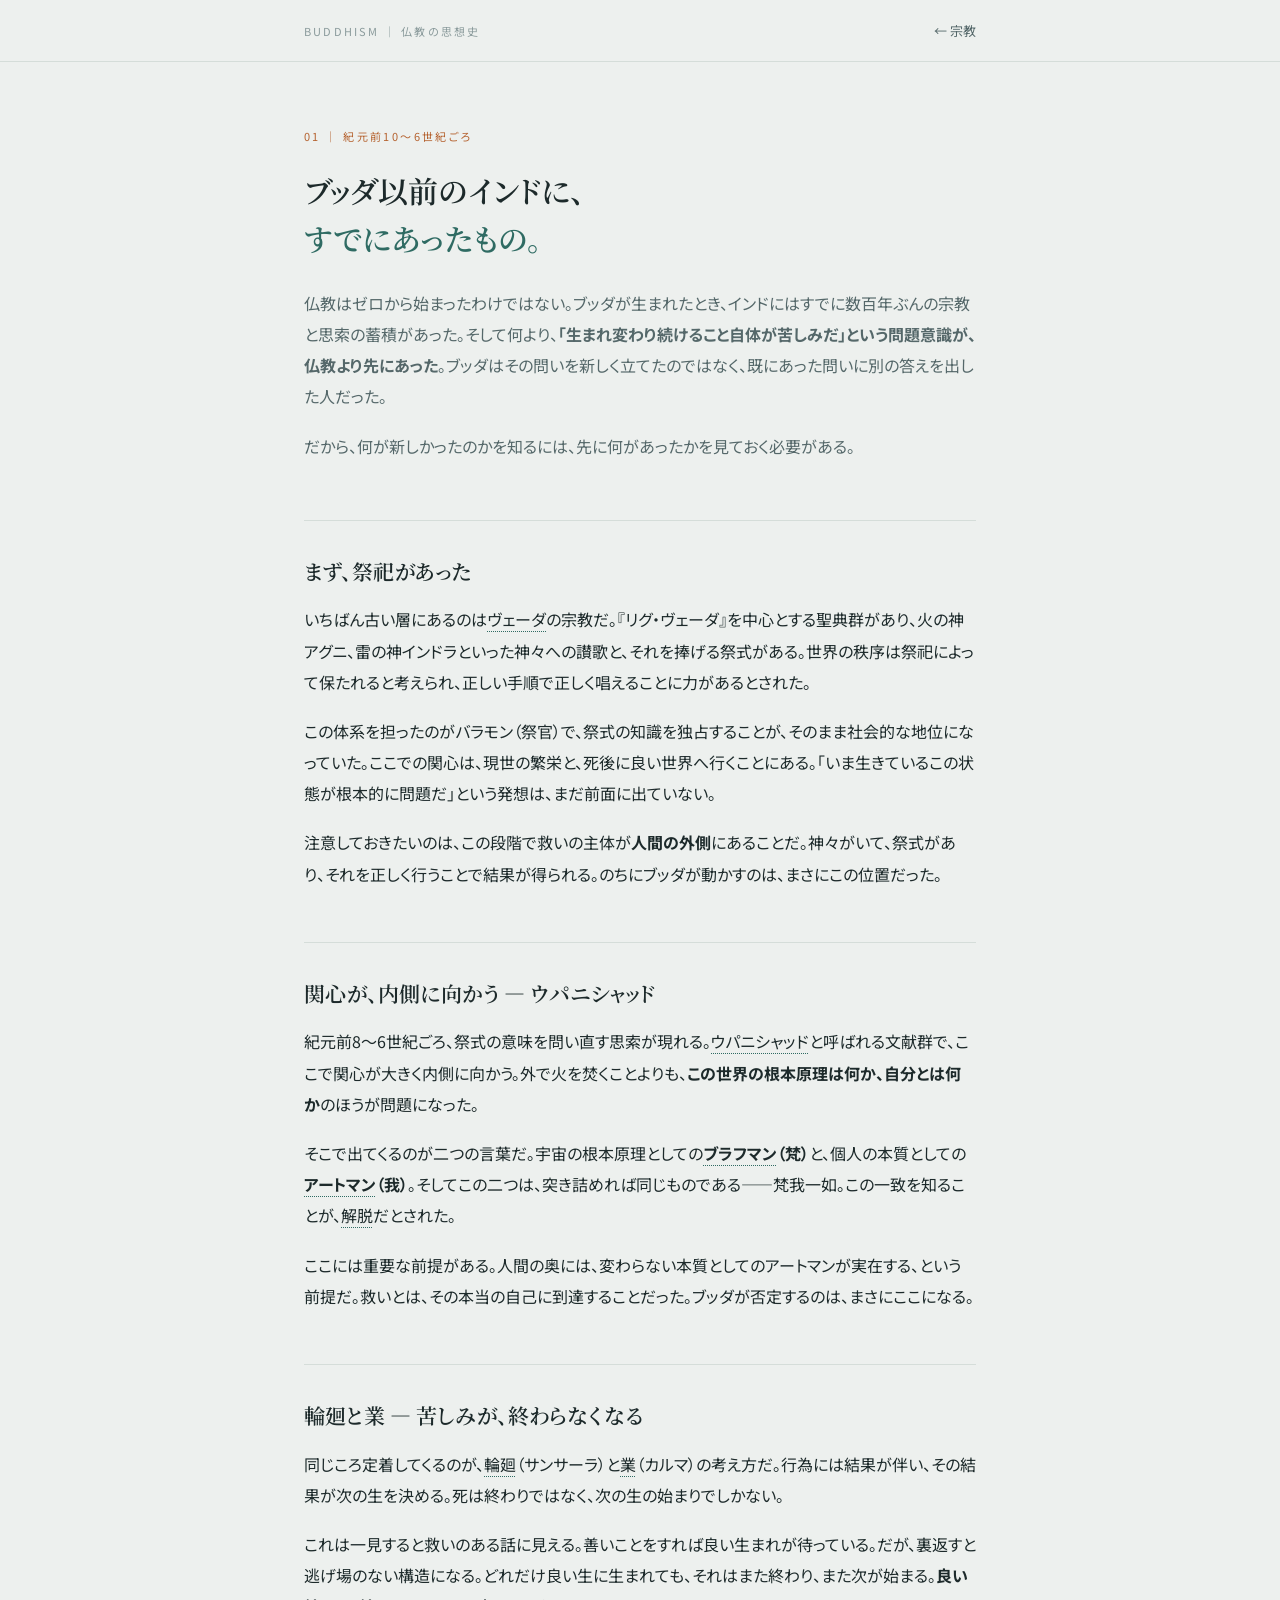
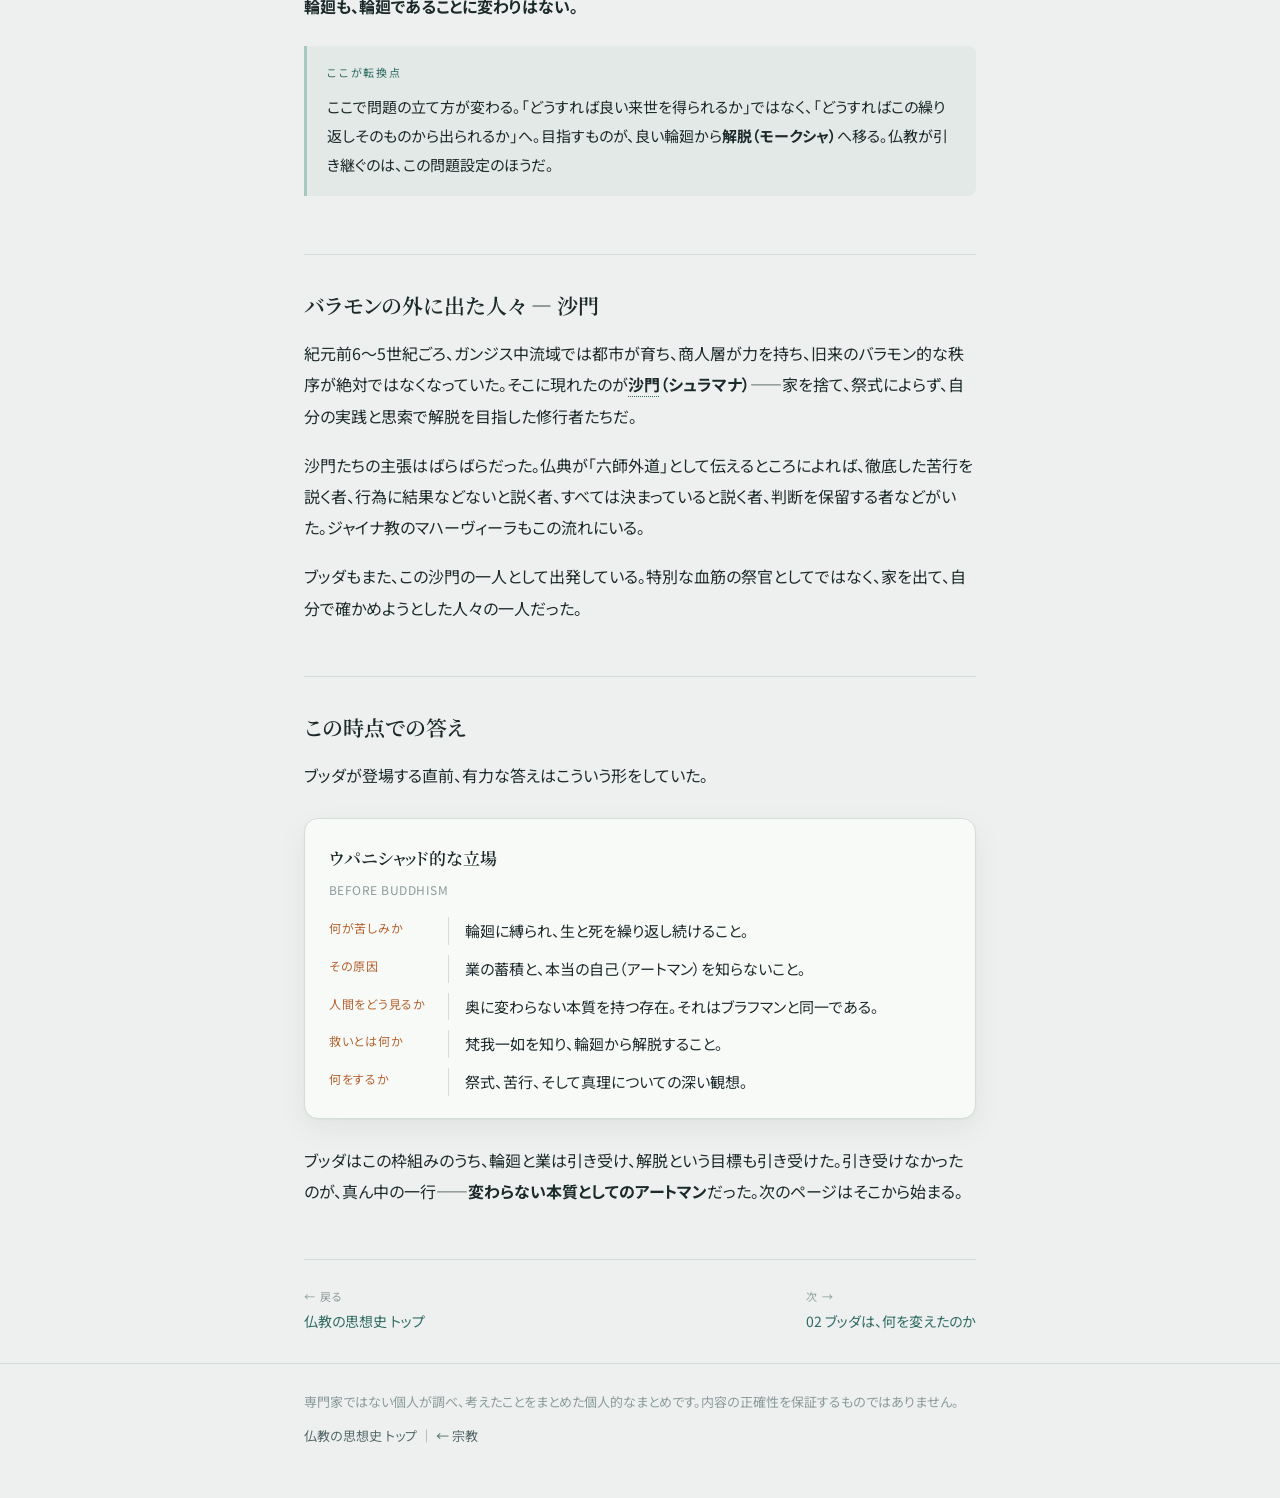
<file: before-buddha.html>
<!DOCTYPE html>
<html lang="ja">
<head>
<meta charset="UTF-8">
<meta name="viewport" content="width=device-width, initial-scale=1.0">
<title>01 ブッダ以前のインド｜仏教の思想史</title>
<meta name="description" content="ヴェーダの祭祀、ウパニシャッドの思索、輪廻と業、沙門たちの文化。仏教が生まれる前のインドに何があったのか。「生まれ変わりそのものが苦しみだ」という問題意識は、ブッダより先に存在していた。">
<link rel="icon" href="data:image/svg+xml,<svg xmlns=%22http://www.w3.org/2000/svg%22 viewBox=%220 0 100 100%22><text y=%22.9em%22 font-size=%2290%22>☸</text></svg>">
<link rel="preconnect" href="https://fonts.googleapis.com">
<link rel="preconnect" href="https://fonts.gstatic.com" crossorigin>
<link href="https://fonts.googleapis.com/css2?family=Noto+Serif+JP:wght@400;600;700&family=Noto+Sans+JP:wght@400;500;700&display=swap" rel="stylesheet">
<link rel="stylesheet" href="css/style.css">
</head>
<body>

<header class="top">
  <div class="wrap">
    <a class="sitemark" href="index.html">BUDDHISM ｜ 仏教の思想史</a>
    <a class="back" href="../religion/">← 宗教</a>
  </div>
</header>

<main class="wrap">
  <div class="hero">
    <p class="eyebrow">01 ｜ 紀元前10〜6世紀ごろ</p>
    <h1>ブッダ以前のインドに、<br><span class="em">すでにあったもの。</span></h1>
    <p class="lede">仏教はゼロから始まったわけではない。ブッダが生まれたとき、インドにはすでに数百年ぶんの宗教と思索の蓄積があった。そして何より、<strong>「生まれ変わり続けること自体が苦しみだ」という問題意識が、仏教より先にあった</strong>。ブッダはその問いを新しく立てたのではなく、既にあった問いに別の答えを出した人だった。</p>
    <p class="lede">だから、何が新しかったのかを知るには、先に何があったかを見ておく必要がある。</p>
  </div>

  <section class="ch">
    <h2>まず、祭祀があった</h2>
    <p>いちばん古い層にあるのは<a class="gl" href="glossary.html#g-veda">ヴェーダ</a>の宗教だ。『リグ・ヴェーダ』を中心とする聖典群があり、火の神アグニ、雷の神インドラといった神々への讃歌と、それを捧げる祭式がある。世界の秩序は祭祀によって保たれると考えられ、正しい手順で正しく唱えることに力があるとされた。</p>
    <p>この体系を担ったのがバラモン（祭官）で、祭式の知識を独占することが、そのまま社会的な地位になっていた。ここでの関心は、現世の繁栄と、死後に良い世界へ行くことにある。「いま生きているこの状態が根本的に問題だ」という発想は、まだ前面に出ていない。</p>
    <p>注意しておきたいのは、この段階で救いの主体が<strong>人間の外側</strong>にあることだ。神々がいて、祭式があり、それを正しく行うことで結果が得られる。のちにブッダが動かすのは、まさにこの位置だった。</p>
  </section>

  <section class="ch">
    <h2>関心が、内側に向かう — ウパニシャッド</h2>
    <p>紀元前8〜6世紀ごろ、祭式の意味を問い直す思索が現れる。<a class="gl" href="glossary.html#g-upanishad">ウパニシャッド</a>と呼ばれる文献群で、ここで関心が大きく内側に向かう。外で火を焚くことよりも、<strong>この世界の根本原理は何か、自分とは何か</strong>のほうが問題になった。</p>
    <p>そこで出てくるのが二つの言葉だ。宇宙の根本原理としての<strong><a class="gl" href="glossary.html#g-brahman">ブラフマン</a>（梵）</strong>と、個人の本質としての<strong><a class="gl" href="glossary.html#g-atman">アートマン</a>（我）</strong>。そしてこの二つは、突き詰めれば同じものである——梵我一如。この一致を知ることが、<a class="gl" href="glossary.html#g-gedatsu">解脱</a>だとされた。</p>
    <p>ここには重要な前提がある。人間の奥には、変わらない本質としてのアートマンが実在する、という前提だ。救いとは、その本当の自己に到達することだった。ブッダが否定するのは、まさにここになる。</p>
  </section>

  <section class="ch">
    <h2>輪廻と業 — 苦しみが、終わらなくなる</h2>
    <p>同じころ定着してくるのが、<a class="gl" href="glossary.html#g-rinne">輪廻</a>（サンサーラ）と<a class="gl" href="glossary.html#g-gou">業</a>（カルマ）の考え方だ。行為には結果が伴い、その結果が次の生を決める。死は終わりではなく、次の生の始まりでしかない。</p>
    <p>これは一見すると救いのある話に見える。善いことをすれば良い生まれが待っている。だが、裏返すと逃げ場のない構造になる。どれだけ良い生に生まれても、それはまた終わり、また次が始まる。<strong>良い輪廻も、輪廻であることに変わりはない。</strong></p>
    <div class="note">
      <p class="k">ここが転換点</p>
      <p>ここで問題の立て方が変わる。「どうすれば良い来世を得られるか」ではなく、「どうすればこの繰り返しそのものから出られるか」へ。目指すものが、良い輪廻から<strong>解脱（モークシャ）</strong>へ移る。仏教が引き継ぐのは、この問題設定のほうだ。</p>
    </div>
  </section>

  <section class="ch">
    <h2>バラモンの外に出た人々 — 沙門</h2>
    <p>紀元前6〜5世紀ごろ、ガンジス中流域では都市が育ち、商人層が力を持ち、旧来のバラモン的な秩序が絶対ではなくなっていた。そこに現れたのが<strong><a class="gl" href="glossary.html#g-shamon">沙門</a>（シュラマナ）</strong>——家を捨て、祭式によらず、自分の実践と思索で解脱を目指した修行者たちだ。</p>
    <p>沙門たちの主張はばらばらだった。仏典が「六師外道」として伝えるところによれば、徹底した苦行を説く者、行為に結果などないと説く者、すべては決まっていると説く者、判断を保留する者などがいた。ジャイナ教のマハーヴィーラもこの流れにいる。</p>
    <p>ブッダもまた、この沙門の一人として出発している。特別な血筋の祭官としてではなく、家を出て、自分で確かめようとした人々の一人だった。</p>
  </section>

  <section class="ch">
    <h2>この時点での答え</h2>
    <p>ブッダが登場する直前、有力な答えはこういう形をしていた。</p>

    <div class="answer">
      <p class="who">ウパニシャッド的な立場</p>
      <p class="who-sub">BEFORE BUDDHISM</p>
      <dl>
        <dt>何が苦しみか</dt>
        <dd>輪廻に縛られ、生と死を繰り返し続けること。</dd>
        <dt>その原因</dt>
        <dd>業の蓄積と、本当の自己（アートマン）を知らないこと。</dd>
        <dt>人間をどう見るか</dt>
        <dd>奥に変わらない本質を持つ存在。それはブラフマンと同一である。</dd>
        <dt>救いとは何か</dt>
        <dd>梵我一如を知り、輪廻から解脱すること。</dd>
        <dt>何をするか</dt>
        <dd>祭式、苦行、そして真理についての深い観想。</dd>
      </dl>
    </div>

    <p>ブッダはこの枠組みのうち、輪廻と業は引き受け、解脱という目標も引き受けた。引き受けなかったのが、真ん中の一行——<strong>変わらない本質としてのアートマン</strong>だった。次のページはそこから始まる。</p>
  </section>

  <nav class="pager">
    <a href="index.html"><span class="k">← 戻る</span>仏教の思想史 トップ</a>
    <a href="buddha.html"><span class="k">次 →</span>02 ブッダは、何を変えたのか</a>
  </nav>
</main>

<footer class="foot">
  <div class="wrap">
    <p>専門家ではない個人が調べ、考えたことをまとめた個人的なまとめです。内容の正確性を保証するものではありません。</p>
    <p><a href="index.html">仏教の思想史 トップ</a> ｜ <a href="../religion/">← 宗教</a></p>
  </div>
</footer>

</body>
</html>
</file>
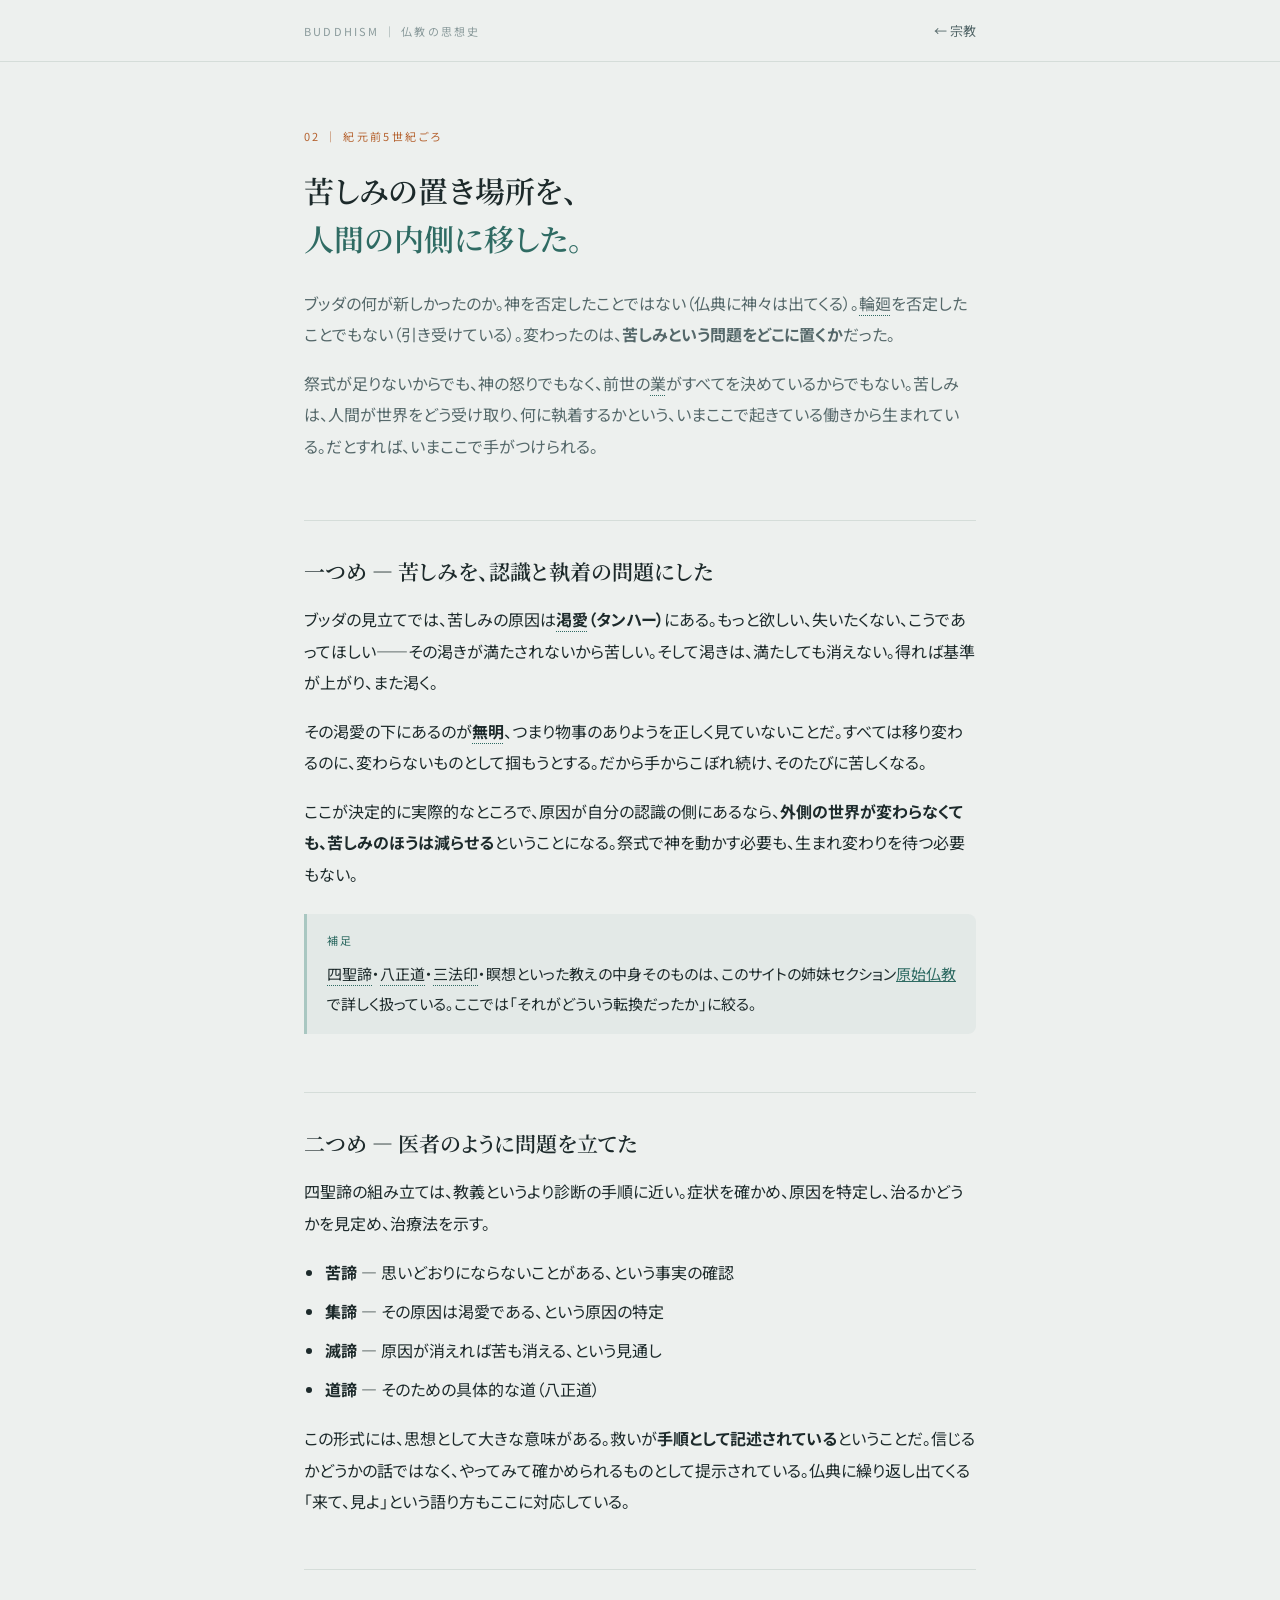
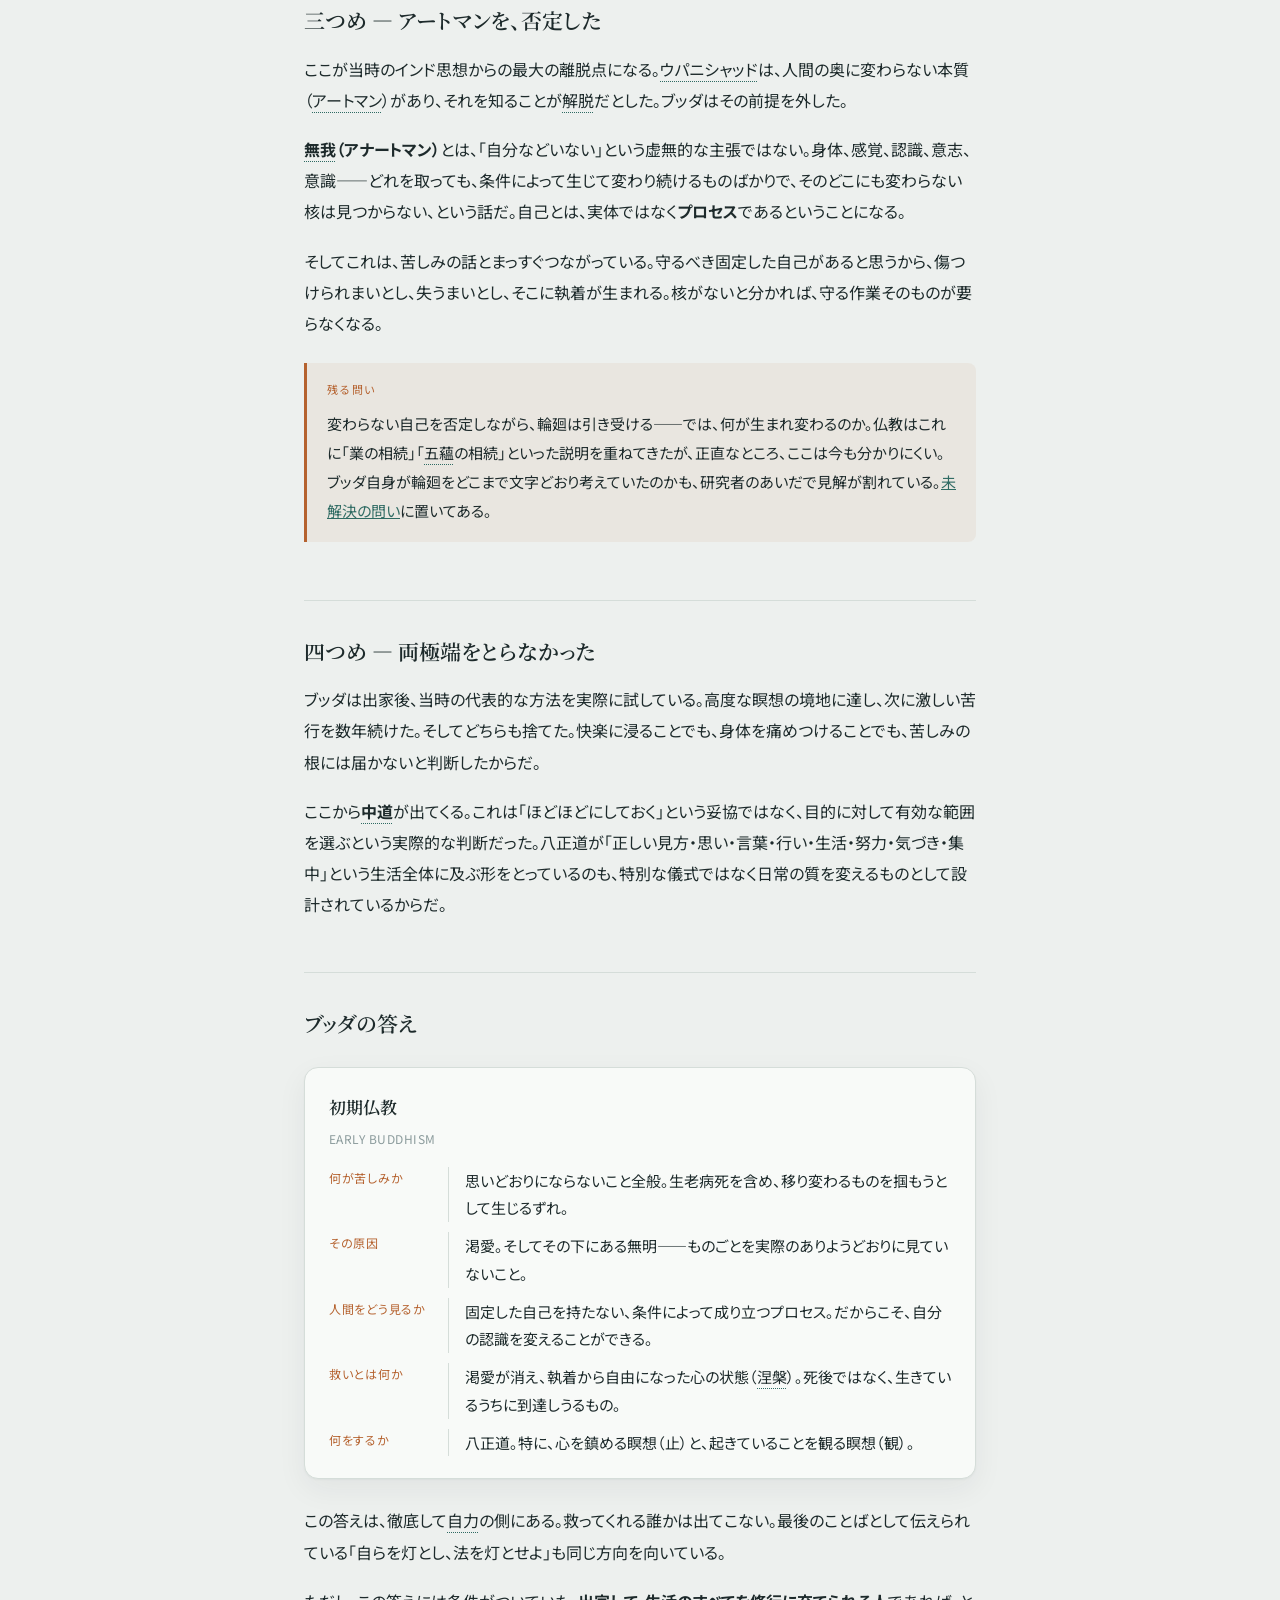
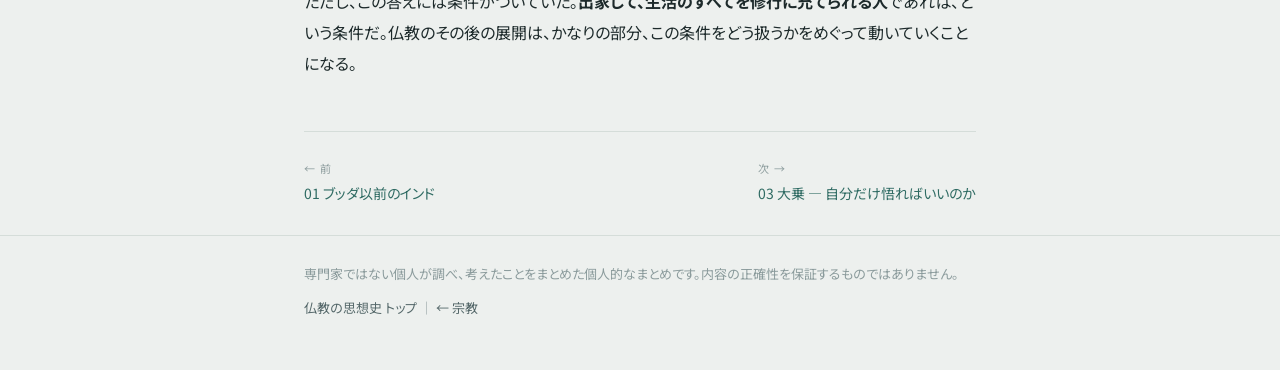
<file: buddha.html>
<!DOCTYPE html>
<html lang="ja">
<head>
<meta charset="UTF-8">
<meta name="viewport" content="width=device-width, initial-scale=1.0">
<title>02 ブッダは、何を変えたのか｜仏教の思想史</title>
<meta name="description" content="ブッダの革新は、苦しみを神や儀式の問題ではなく、人間の認識と執着の問題として捉え直したこと。輪廻は引き受けたまま、変わらない自己だけを否定した。無我、四聖諦、中道。">
<link rel="icon" href="data:image/svg+xml,<svg xmlns=%22http://www.w3.org/2000/svg%22 viewBox=%220 0 100 100%22><text y=%22.9em%22 font-size=%2290%22>☸</text></svg>">
<link rel="preconnect" href="https://fonts.googleapis.com">
<link rel="preconnect" href="https://fonts.gstatic.com" crossorigin>
<link href="https://fonts.googleapis.com/css2?family=Noto+Serif+JP:wght@400;600;700&family=Noto+Sans+JP:wght@400;500;700&display=swap" rel="stylesheet">
<link rel="stylesheet" href="css/style.css">
</head>
<body>

<header class="top">
  <div class="wrap">
    <a class="sitemark" href="index.html">BUDDHISM ｜ 仏教の思想史</a>
    <a class="back" href="../religion/">← 宗教</a>
  </div>
</header>

<main class="wrap">
  <div class="hero">
    <p class="eyebrow">02 ｜ 紀元前5世紀ごろ</p>
    <h1>苦しみの置き場所を、<br><span class="em">人間の内側に移した。</span></h1>
    <p class="lede">ブッダの何が新しかったのか。神を否定したことではない（仏典に神々は出てくる）。<a class="gl" href="glossary.html#g-rinne">輪廻</a>を否定したことでもない（引き受けている）。変わったのは、<strong>苦しみという問題をどこに置くか</strong>だった。</p>
    <p class="lede">祭式が足りないからでも、神の怒りでもなく、前世の<a class="gl" href="glossary.html#g-gou">業</a>がすべてを決めているからでもない。苦しみは、人間が世界をどう受け取り、何に執着するかという、いまここで起きている働きから生まれている。だとすれば、いまここで手がつけられる。</p>
  </div>

  <section class="ch">
    <h2>一つめ — 苦しみを、認識と執着の問題にした</h2>
    <p>ブッダの見立てでは、苦しみの原因は<strong><a class="gl" href="glossary.html#g-katsuai">渇愛</a>（タンハー）</strong>にある。もっと欲しい、失いたくない、こうであってほしい——その渇きが満たされないから苦しい。そして渇きは、満たしても消えない。得れば基準が上がり、また渇く。</p>
    <p>その渇愛の下にあるのが<strong><a class="gl" href="glossary.html#g-mumyou">無明</a></strong>、つまり物事のありようを正しく見ていないことだ。すべては移り変わるのに、変わらないものとして掴もうとする。だから手からこぼれ続け、そのたびに苦しくなる。</p>
    <p>ここが決定的に実際的なところで、原因が自分の認識の側にあるなら、<strong>外側の世界が変わらなくても、苦しみのほうは減らせる</strong>ということになる。祭式で神を動かす必要も、生まれ変わりを待つ必要もない。</p>
    <div class="note">
      <p class="k">補足</p>
      <p><a class="gl" href="glossary.html#g-shishotai">四聖諦</a>・<a class="gl" href="glossary.html#g-hasshodo">八正道</a>・<a class="gl" href="glossary.html#g-sanboin">三法印</a>・瞑想といった教えの中身そのものは、このサイトの姉妹セクション<a href="../early-buddhism/">原始仏教</a>で詳しく扱っている。ここでは「それがどういう転換だったか」に絞る。</p>
    </div>
  </section>

  <section class="ch">
    <h2>二つめ — 医者のように問題を立てた</h2>
    <p>四聖諦の組み立ては、教義というより診断の手順に近い。症状を確かめ、原因を特定し、治るかどうかを見定め、治療法を示す。</p>
    <ul>
      <li><strong>苦諦</strong> — 思いどおりにならないことがある、という事実の確認</li>
      <li><strong>集諦</strong> — その原因は渇愛である、という原因の特定</li>
      <li><strong>滅諦</strong> — 原因が消えれば苦も消える、という見通し</li>
      <li><strong>道諦</strong> — そのための具体的な道（八正道）</li>
    </ul>
    <p>この形式には、思想として大きな意味がある。救いが<strong>手順として記述されている</strong>ということだ。信じるかどうかの話ではなく、やってみて確かめられるものとして提示されている。仏典に繰り返し出てくる「来て、見よ」という語り方もここに対応している。</p>
  </section>

  <section class="ch">
    <h2>三つめ — アートマンを、否定した</h2>
    <p>ここが当時のインド思想からの最大の離脱点になる。<a class="gl" href="glossary.html#g-upanishad">ウパニシャッド</a>は、人間の奥に変わらない本質（<a class="gl" href="glossary.html#g-atman">アートマン</a>）があり、それを知ることが<a class="gl" href="glossary.html#g-gedatsu">解脱</a>だとした。ブッダはその前提を外した。</p>
    <p><strong><a class="gl" href="glossary.html#g-muga">無我</a>（アナートマン）</strong>とは、「自分などいない」という虚無的な主張ではない。身体、感覚、認識、意志、意識——どれを取っても、条件によって生じて変わり続けるものばかりで、そのどこにも変わらない核は見つからない、という話だ。自己とは、実体ではなく<strong>プロセス</strong>であるということになる。</p>
    <p>そしてこれは、苦しみの話とまっすぐつながっている。守るべき固定した自己があると思うから、傷つけられまいとし、失うまいとし、そこに執着が生まれる。核がないと分かれば、守る作業そのものが要らなくなる。</p>
    <div class="mine">
      <p class="k">残る問い</p>
      <p>変わらない自己を否定しながら、輪廻は引き受ける——では、何が生まれ変わるのか。仏教はこれに「業の相続」「<a class="gl" href="glossary.html#g-goun">五蘊</a>の相続」といった説明を重ねてきたが、正直なところ、ここは今も分かりにくい。ブッダ自身が輪廻をどこまで文字どおり考えていたのかも、研究者のあいだで見解が割れている。<a href="questions.html">未解決の問い</a>に置いてある。</p>
    </div>
  </section>

  <section class="ch">
    <h2>四つめ — 両極端をとらなかった</h2>
    <p>ブッダは出家後、当時の代表的な方法を実際に試している。高度な瞑想の境地に達し、次に激しい苦行を数年続けた。そしてどちらも捨てた。快楽に浸ることでも、身体を痛めつけることでも、苦しみの根には届かないと判断したからだ。</p>
    <p>ここから<strong><a class="gl" href="glossary.html#g-chudo">中道</a></strong>が出てくる。これは「ほどほどにしておく」という妥協ではなく、目的に対して有効な範囲を選ぶという実際的な判断だった。八正道が「正しい見方・思い・言葉・行い・生活・努力・気づき・集中」という生活全体に及ぶ形をとっているのも、特別な儀式ではなく日常の質を変えるものとして設計されているからだ。</p>
  </section>

  <section class="ch">
    <h2>ブッダの答え</h2>
    <div class="answer">
      <p class="who">初期仏教</p>
      <p class="who-sub">EARLY BUDDHISM</p>
      <dl>
        <dt>何が苦しみか</dt>
        <dd>思いどおりにならないこと全般。生老病死を含め、移り変わるものを掴もうとして生じるずれ。</dd>
        <dt>その原因</dt>
        <dd>渇愛。そしてその下にある無明——ものごとを実際のありようどおりに見ていないこと。</dd>
        <dt>人間をどう見るか</dt>
        <dd>固定した自己を持たない、条件によって成り立つプロセス。だからこそ、自分の認識を変えることができる。</dd>
        <dt>救いとは何か</dt>
        <dd>渇愛が消え、執着から自由になった心の状態（<a class="gl" href="glossary.html#g-nehan">涅槃</a>）。死後ではなく、生きているうちに到達しうるもの。</dd>
        <dt>何をするか</dt>
        <dd>八正道。特に、心を鎮める瞑想（止）と、起きていることを観る瞑想（観）。</dd>
      </dl>
    </div>
    <p>この答えは、徹底して<a class="gl" href="glossary.html#g-jiriki">自力</a>の側にある。救ってくれる誰かは出てこない。最後のことばとして伝えられている「自らを灯とし、法を灯とせよ」も同じ方向を向いている。</p>
    <p>ただし、この答えには条件がついていた。<strong>出家して、生活のすべてを修行に充てられる人</strong>であれば、という条件だ。仏教のその後の展開は、かなりの部分、この条件をどう扱うかをめぐって動いていくことになる。</p>
  </section>

  <nav class="pager">
    <a href="before-buddha.html"><span class="k">← 前</span>01 ブッダ以前のインド</a>
    <a href="mahayana.html"><span class="k">次 →</span>03 大乗 — 自分だけ悟ればいいのか</a>
  </nav>
</main>

<footer class="foot">
  <div class="wrap">
    <p>専門家ではない個人が調べ、考えたことをまとめた個人的なまとめです。内容の正確性を保証するものではありません。</p>
    <p><a href="index.html">仏教の思想史 トップ</a> ｜ <a href="../religion/">← 宗教</a></p>
  </div>
</footer>

</body>
</html>
</file>
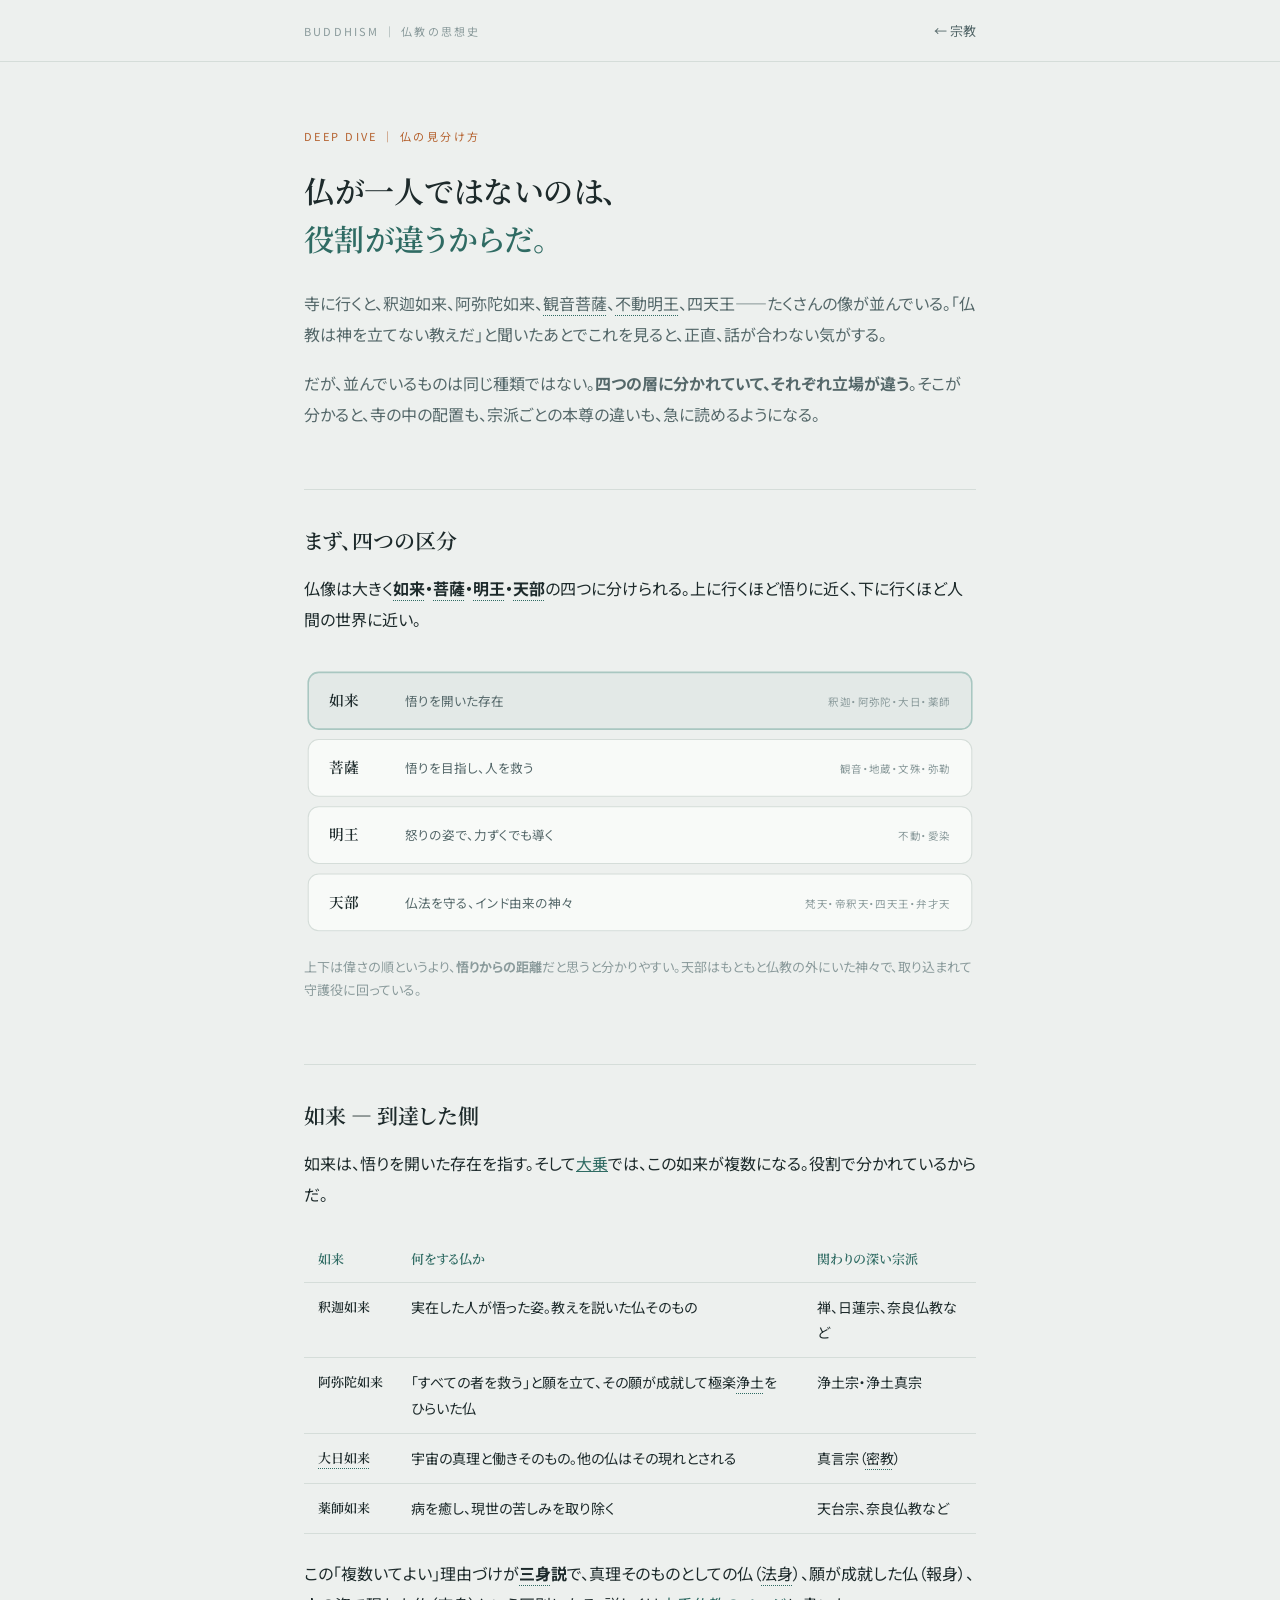
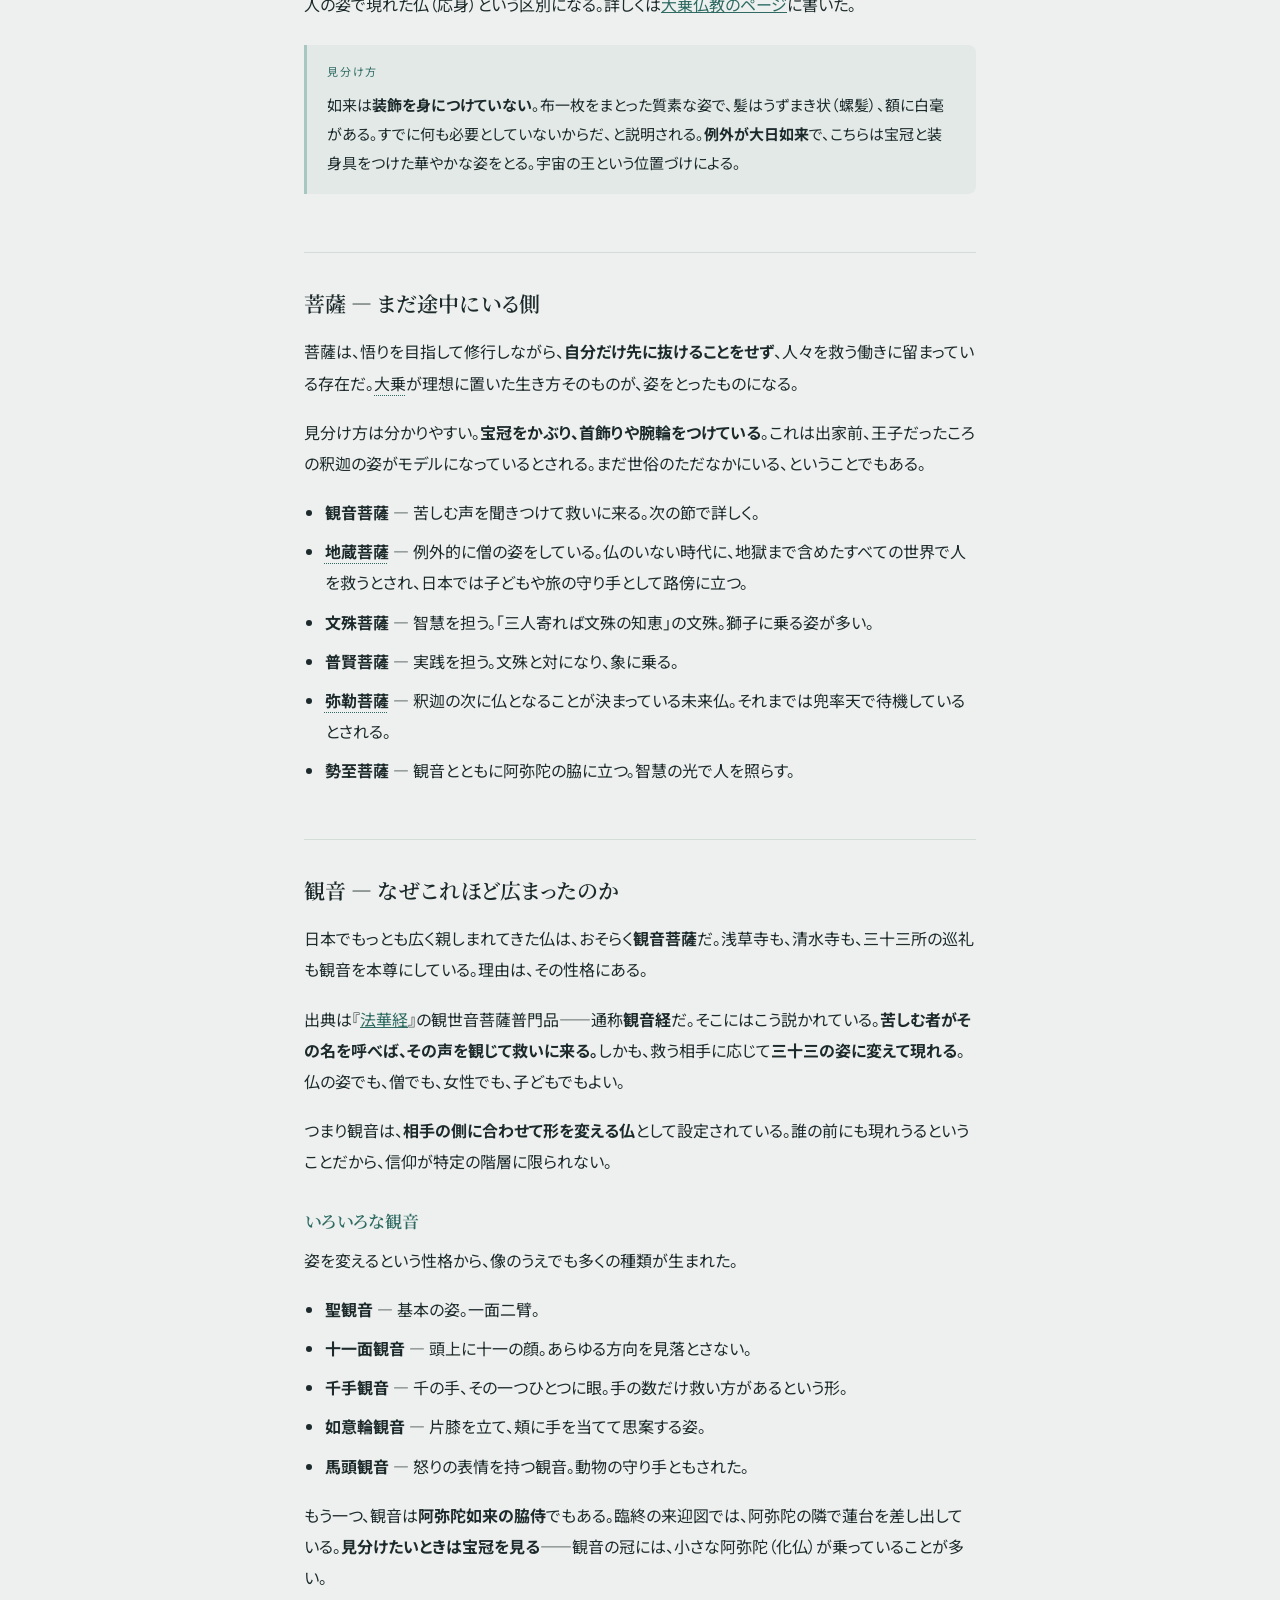
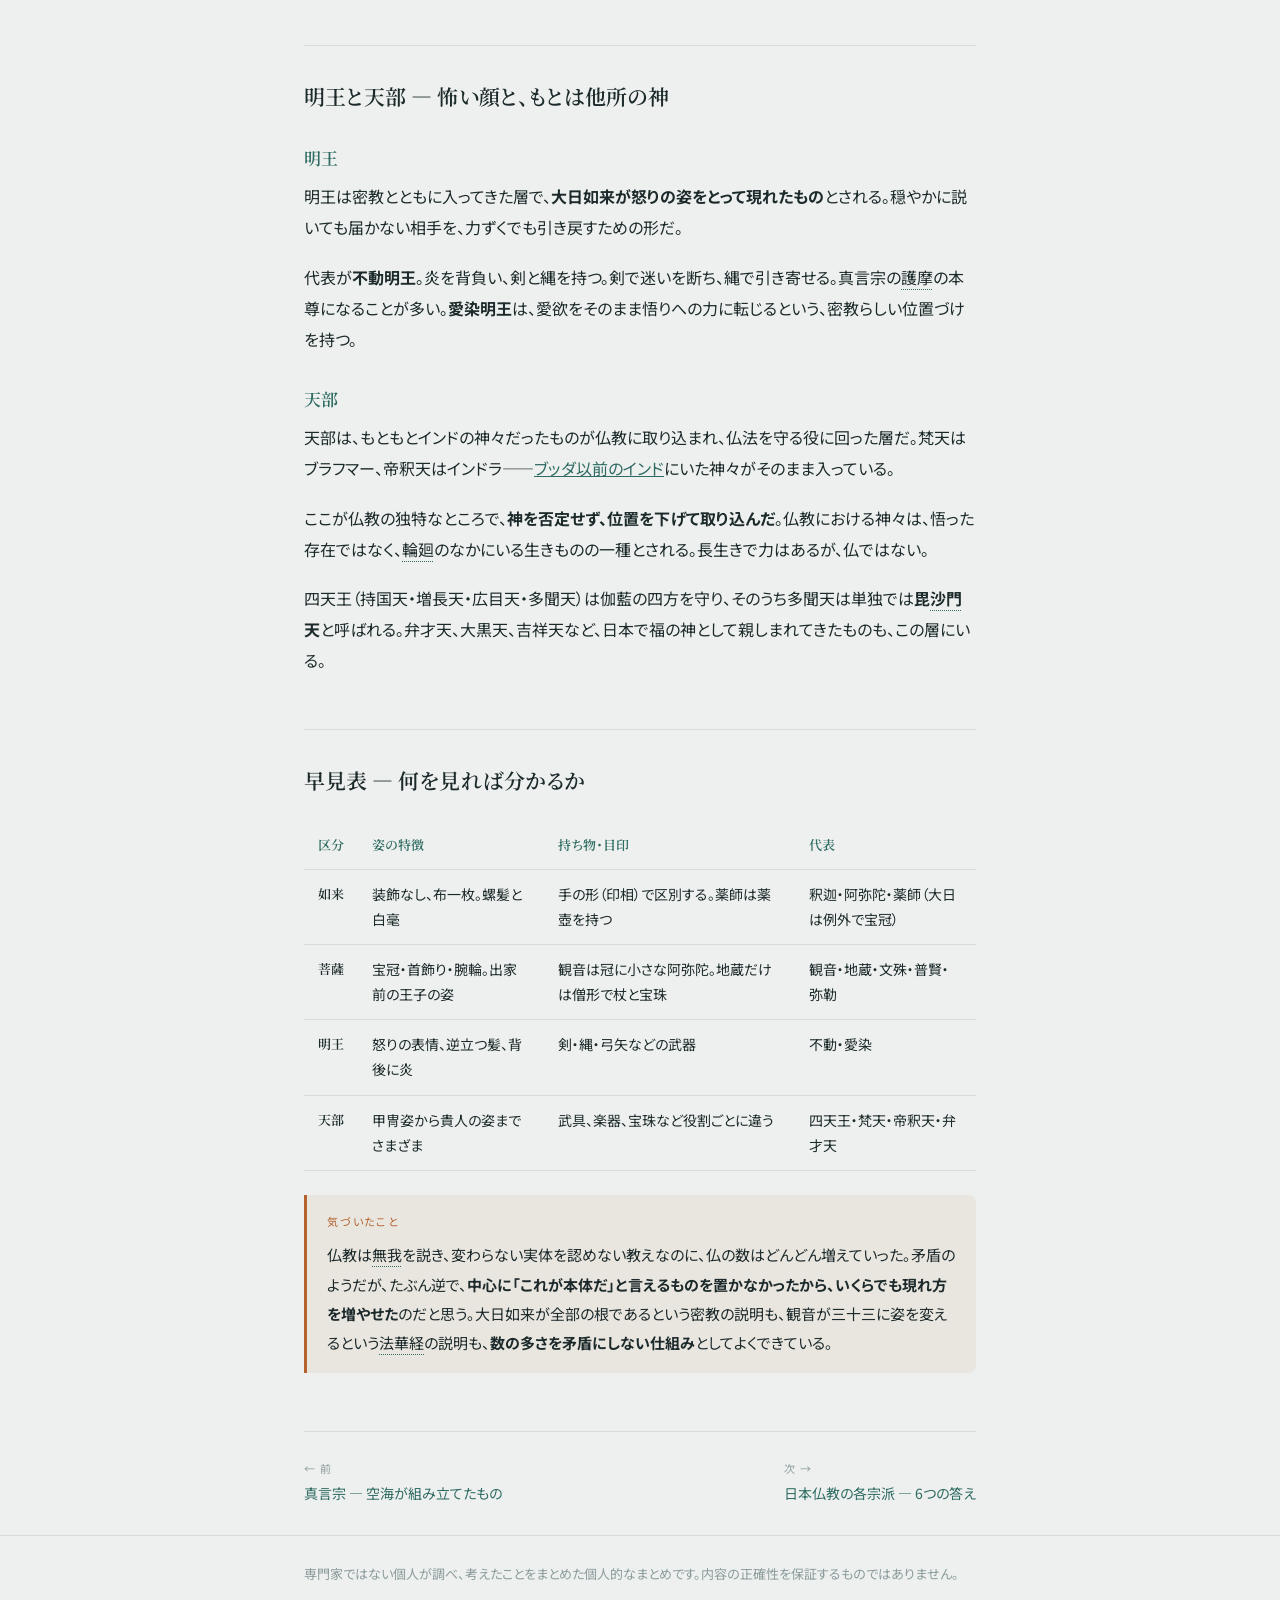
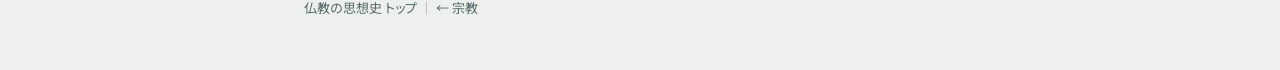
<file: buddhas.html>
<!DOCTYPE html>
<html lang="ja">
<head>
<meta charset="UTF-8">
<meta name="viewport" content="width=device-width, initial-scale=1.0">
<title>仏・菩薩・観音 — 誰が誰なのか｜仏教の思想史</title>
<meta name="description" content="如来・菩薩・明王・天部という四つの区分から、釈迦・阿弥陀・大日・薬師の違い、観音が三十三身に変わる理由、地蔵や弥勒、不動明王や四天王まで。見分け方の早見表つき。">
<link rel="icon" href="data:image/svg+xml,<svg xmlns=%22http://www.w3.org/2000/svg%22 viewBox=%220 0 100 100%22><text y=%22.9em%22 font-size=%2290%22>☸</text></svg>">
<link rel="preconnect" href="https://fonts.googleapis.com">
<link rel="preconnect" href="https://fonts.gstatic.com" crossorigin>
<link href="https://fonts.googleapis.com/css2?family=Noto+Serif+JP:wght@400;600;700&family=Noto+Sans+JP:wght@400;500;700&display=swap" rel="stylesheet">
<link rel="stylesheet" href="css/style.css">
</head>
<body>

<header class="top">
  <div class="wrap">
    <a class="sitemark" href="index.html">BUDDHISM ｜ 仏教の思想史</a>
    <a class="back" href="../religion/">← 宗教</a>
  </div>
</header>

<main class="wrap">
  <div class="hero">
    <p class="eyebrow">DEEP DIVE ｜ 仏の見分け方</p>
    <h1>仏が一人ではないのは、<br><span class="em">役割が違うからだ。</span></h1>
    <p class="lede">寺に行くと、釈迦如来、阿弥陀如来、<a class="gl" href="glossary.html#g-kanjizai">観音菩薩</a>、<a class="gl" href="glossary.html#g-fudou">不動明王</a>、四天王——たくさんの像が並んでいる。「仏教は神を立てない教えだ」と聞いたあとでこれを見ると、正直、話が合わない気がする。</p>
    <p class="lede">だが、並んでいるものは同じ種類ではない。<strong>四つの層に分かれていて、それぞれ立場が違う</strong>。そこが分かると、寺の中の配置も、宗派ごとの本尊の違いも、急に読めるようになる。</p>
  </div>

  <section class="ch">
    <h2>まず、四つの区分</h2>
    <p>仏像は大きく<strong><a class="gl" href="glossary.html#g-nyorai">如来</a>・<a class="gl" href="glossary.html#g-bosatsu">菩薩</a>・<a class="gl" href="glossary.html#g-myoo">明王</a>・<a class="gl" href="glossary.html#g-tenbu">天部</a></strong>の四つに分けられる。上に行くほど悟りに近く、下に行くほど人間の世界に近い。</p>

    <figure class="fig">
      <svg class="diagram" viewBox="0 0 640 268" role="img" aria-labelledby="bd-t bd-d">
        <title id="bd-t">仏の四つの区分</title>
        <desc id="bd-d">上から如来、菩薩、明王、天部の順に四つの層が並び、それぞれの性格と代表的な仏が示されている。</desc>
        <g>
          <rect class="ring" x="4" y="8" width="632" height="54" rx="10"/>
          <text class="lbl" x="24" y="40">如来</text>
          <text x="96" y="40">悟りを開いた存在</text>
          <text class="k" x="616" y="40" text-anchor="end">釈迦・阿弥陀・大日・薬師</text>
        </g>
        <g>
          <rect class="box" x="4" y="72" width="632" height="54" rx="10"/>
          <text class="lbl" x="24" y="104">菩薩</text>
          <text x="96" y="104">悟りを目指し、人を救う</text>
          <text class="k" x="616" y="104" text-anchor="end">観音・地蔵・文殊・弥勒</text>
        </g>
        <g>
          <rect class="box" x="4" y="136" width="632" height="54" rx="10"/>
          <text class="lbl" x="24" y="168">明王</text>
          <text x="96" y="168">怒りの姿で、力ずくでも導く</text>
          <text class="k" x="616" y="168" text-anchor="end">不動・愛染</text>
        </g>
        <g>
          <rect class="box" x="4" y="200" width="632" height="54" rx="10"/>
          <text class="lbl" x="24" y="232">天部</text>
          <text x="96" y="232">仏法を守る、インド由来の神々</text>
          <text class="k" x="616" y="232" text-anchor="end">梵天・帝釈天・四天王・弁才天</text>
        </g>
      </svg>
      <figcaption>上下は偉さの順というより、<strong>悟りからの距離</strong>だと思うと分かりやすい。天部はもともと仏教の外にいた神々で、取り込まれて守護役に回っている。</figcaption>
    </figure>
  </section>

  <section class="ch">
    <h2>如来 — 到達した側</h2>
    <p>如来は、悟りを開いた存在を指す。そして<a href="mahayana-buddhism.html">大乗</a>では、この如来が複数になる。役割で分かれているからだ。</p>
    <div class="tablewrap">
      <table>
        <thead><tr><th>如来</th><th>何をする仏か</th><th>関わりの深い宗派</th></tr></thead>
        <tbody>
          <tr><th>釈迦如来</th><td>実在した人が悟った姿。教えを説いた仏そのもの</td><td>禅、日蓮宗、奈良仏教など</td></tr>
          <tr><th>阿弥陀如来</th><td>「すべての者を救う」と願を立て、その願が成就して極楽<a class="gl" href="glossary.html#g-jodo">浄土</a>をひらいた仏</td><td>浄土宗・浄土真宗</td></tr>
          <tr><th><a class="gl" href="glossary.html#g-dainichi">大日如来</a></th><td>宇宙の真理と働きそのもの。他の仏はその現れとされる</td><td>真言宗（<a class="gl" href="glossary.html#g-mikkyou">密教</a>）</td></tr>
          <tr><th>薬師如来</th><td>病を癒し、現世の苦しみを取り除く</td><td>天台宗、奈良仏教など</td></tr>
        </tbody>
      </table>
    </div>
    <p>この「複数いてよい」理由づけが<strong><a class="gl" href="glossary.html#g-sanjin">三身</a>説</strong>で、真理そのものとしての仏（<a class="gl" href="glossary.html#g-hosshin">法身</a>）、願が成就した仏（報身）、人の姿で現れた仏（応身）という区別になる。詳しくは<a href="mahayana-buddhism.html">大乗仏教のページ</a>に書いた。</p>
    <div class="note">
      <p class="k">見分け方</p>
      <p>如来は<strong>装飾を身につけていない</strong>。布一枚をまとった質素な姿で、髪はうずまき状（螺髪）、額に白毫がある。すでに何も必要としていないからだ、と説明される。<strong>例外が大日如来</strong>で、こちらは宝冠と装身具をつけた華やかな姿をとる。宇宙の王という位置づけによる。</p>
    </div>
  </section>

  <section class="ch">
    <h2>菩薩 — まだ途中にいる側</h2>
    <p>菩薩は、悟りを目指して修行しながら、<strong>自分だけ先に抜けることをせず</strong>、人々を救う働きに留まっている存在だ。<a class="gl" href="glossary.html#g-daijou">大乗</a>が理想に置いた生き方そのものが、姿をとったものになる。</p>
    <p>見分け方は分かりやすい。<strong>宝冠をかぶり、首飾りや腕輪をつけている</strong>。これは出家前、王子だったころの釈迦の姿がモデルになっているとされる。まだ世俗のただなかにいる、ということでもある。</p>
    <ul>
      <li><strong>観音菩薩</strong> — 苦しむ声を聞きつけて救いに来る。次の節で詳しく。</li>
      <li><strong><a class="gl" href="glossary.html#g-jizo">地蔵菩薩</a></strong> — 例外的に僧の姿をしている。仏のいない時代に、地獄まで含めたすべての世界で人を救うとされ、日本では子どもや旅の守り手として路傍に立つ。</li>
      <li><strong>文殊菩薩</strong> — 智慧を担う。「三人寄れば文殊の知恵」の文殊。獅子に乗る姿が多い。</li>
      <li><strong>普賢菩薩</strong> — 実践を担う。文殊と対になり、象に乗る。</li>
      <li><strong><a class="gl" href="glossary.html#g-miroku">弥勒菩薩</a></strong> — 釈迦の次に仏となることが決まっている未来仏。それまでは兜率天で待機しているとされる。</li>
      <li><strong>勢至菩薩</strong> — 観音とともに阿弥陀の脇に立つ。智慧の光で人を照らす。</li>
    </ul>
  </section>

  <section class="ch">
    <h2>観音 — なぜこれほど広まったのか</h2>
    <p>日本でもっとも広く親しまれてきた仏は、おそらく<strong>観音菩薩</strong>だ。浅草寺も、清水寺も、三十三所の巡礼も観音を本尊にしている。理由は、その性格にある。</p>
    <p>出典は『<a href="lotus-sutra.html">法華経</a>』の観世音菩薩普門品——通称<strong>観音経</strong>だ。そこにはこう説かれている。<strong>苦しむ者がその名を呼べば、その声を観じて救いに来る。</strong>しかも、救う相手に応じて<strong>三十三の姿に変えて現れる</strong>。仏の姿でも、僧でも、女性でも、子どもでもよい。</p>
    <p>つまり観音は、<strong>相手の側に合わせて形を変える仏</strong>として設定されている。誰の前にも現れうるということだから、信仰が特定の階層に限られない。</p>
    <h3>いろいろな観音</h3>
    <p>姿を変えるという性格から、像のうえでも多くの種類が生まれた。</p>
    <ul>
      <li><strong>聖観音</strong> — 基本の姿。一面二臂。</li>
      <li><strong>十一面観音</strong> — 頭上に十一の顔。あらゆる方向を見落とさない。</li>
      <li><strong>千手観音</strong> — 千の手、その一つひとつに眼。手の数だけ救い方があるという形。</li>
      <li><strong>如意輪観音</strong> — 片膝を立て、頬に手を当てて思案する姿。</li>
      <li><strong>馬頭観音</strong> — 怒りの表情を持つ観音。動物の守り手ともされた。</li>
    </ul>
    <p>もう一つ、観音は<strong>阿弥陀如来の脇侍</strong>でもある。臨終の来迎図では、阿弥陀の隣で蓮台を差し出している。<strong>見分けたいときは宝冠を見る</strong>——観音の冠には、小さな阿弥陀（化仏）が乗っていることが多い。</p>
  </section>

  <section class="ch">
    <h2>明王と天部 — 怖い顔と、もとは他所の神</h2>
    <h3>明王</h3>
    <p>明王は密教とともに入ってきた層で、<strong>大日如来が怒りの姿をとって現れたもの</strong>とされる。穏やかに説いても届かない相手を、力ずくでも引き戻すための形だ。</p>
    <p>代表が<strong>不動明王</strong>。炎を背負い、剣と縄を持つ。剣で迷いを断ち、縄で引き寄せる。真言宗の<a class="gl" href="glossary.html#g-goma">護摩</a>の本尊になることが多い。<strong>愛染明王</strong>は、愛欲をそのまま悟りへの力に転じるという、密教らしい位置づけを持つ。</p>
    <h3>天部</h3>
    <p>天部は、もともとインドの神々だったものが仏教に取り込まれ、仏法を守る役に回った層だ。梵天はブラフマー、帝釈天はインドラ——<a href="before-buddha.html">ブッダ以前のインド</a>にいた神々がそのまま入っている。</p>
    <p>ここが仏教の独特なところで、<strong>神を否定せず、位置を下げて取り込んだ</strong>。仏教における神々は、悟った存在ではなく、<a class="gl" href="glossary.html#g-rinne">輪廻</a>のなかにいる生きものの一種とされる。長生きで力はあるが、仏ではない。</p>
    <p>四天王（持国天・増長天・広目天・多聞天）は伽藍の四方を守り、そのうち多聞天は単独では<strong>毘<a class="gl" href="glossary.html#g-shamon">沙門</a>天</strong>と呼ばれる。弁才天、大黒天、吉祥天など、日本で福の神として親しまれてきたものも、この層にいる。</p>
  </section>

  <section class="ch">
    <h2>早見表 — 何を見れば分かるか</h2>
    <div class="tablewrap">
      <table>
        <thead><tr><th>区分</th><th>姿の特徴</th><th>持ち物・目印</th><th>代表</th></tr></thead>
        <tbody>
          <tr><th>如来</th><td>装飾なし、布一枚。螺髪と白毫</td><td>手の形（印相）で区別する。薬師は薬壺を持つ</td><td>釈迦・阿弥陀・薬師（大日は例外で宝冠）</td></tr>
          <tr><th>菩薩</th><td>宝冠・首飾り・腕輪。出家前の王子の姿</td><td>観音は冠に小さな阿弥陀。地蔵だけは僧形で杖と宝珠</td><td>観音・地蔵・文殊・普賢・弥勒</td></tr>
          <tr><th>明王</th><td>怒りの表情、逆立つ髪、背後に炎</td><td>剣・縄・弓矢などの武器</td><td>不動・愛染</td></tr>
          <tr><th>天部</th><td>甲冑姿から貴人の姿までさまざま</td><td>武具、楽器、宝珠など役割ごとに違う</td><td>四天王・梵天・帝釈天・弁才天</td></tr>
        </tbody>
      </table>
    </div>
    <div class="mine">
      <p class="k">気づいたこと</p>
      <p>仏教は<a class="gl" href="glossary.html#g-muga">無我</a>を説き、変わらない実体を認めない教えなのに、仏の数はどんどん増えていった。矛盾のようだが、たぶん逆で、<strong>中心に「これが本体だ」と言えるものを置かなかったから、いくらでも現れ方を増やせた</strong>のだと思う。大日如来が全部の根であるという密教の説明も、観音が三十三に姿を変えるという<a class="gl" href="glossary.html#g-hokekyou">法華経</a>の説明も、<strong>数の多さを矛盾にしない仕組み</strong>としてよくできている。</p>
    </div>
  </section>

  <nav class="pager">
    <a href="shingon.html"><span class="k">← 前</span>真言宗 — 空海が組み立てたもの</a>
    <a href="schools.html"><span class="k">次 →</span>日本仏教の各宗派 — 6つの答え</a>
  </nav>
</main>

<footer class="foot">
  <div class="wrap">
    <p>専門家ではない個人が調べ、考えたことをまとめた個人的なまとめです。内容の正確性を保証するものではありません。</p>
    <p><a href="index.html">仏教の思想史 トップ</a> ｜ <a href="../religion/">← 宗教</a></p>
  </div>
</footer>

</body>
</html>
</file>
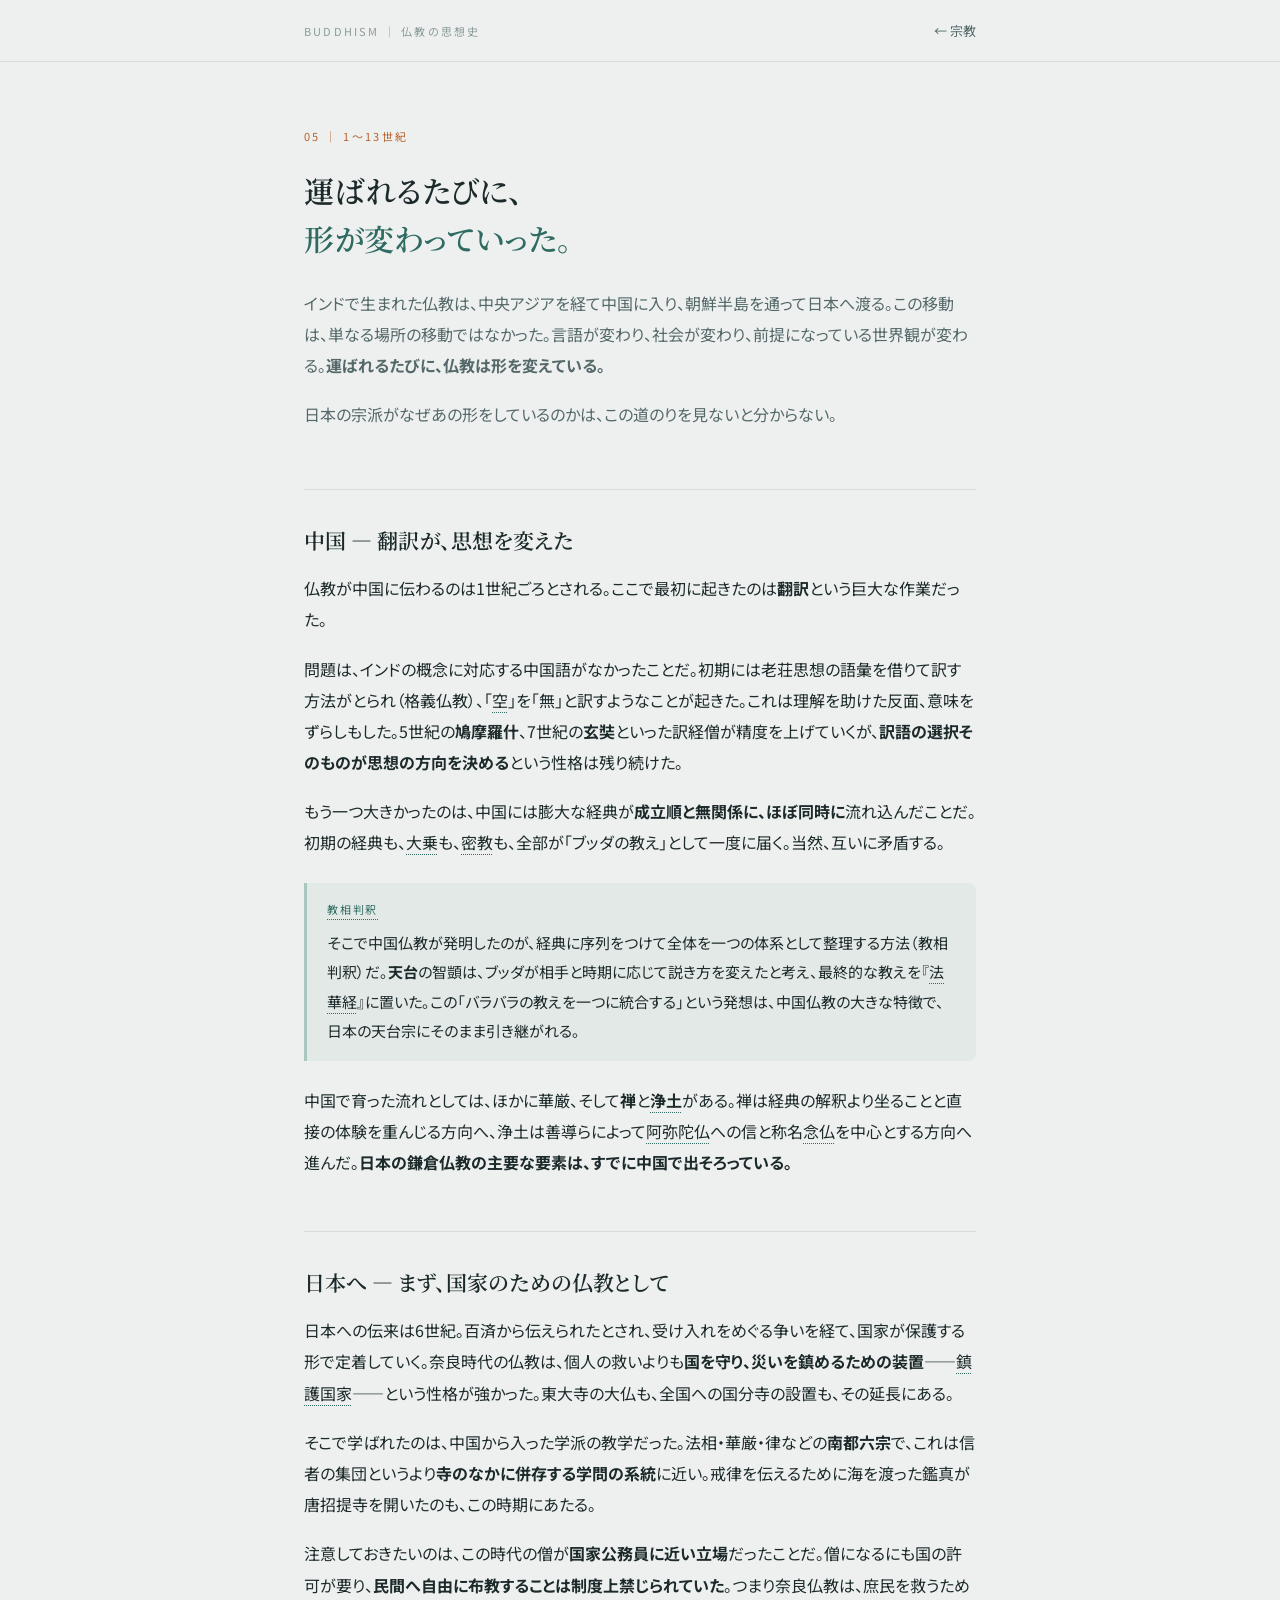
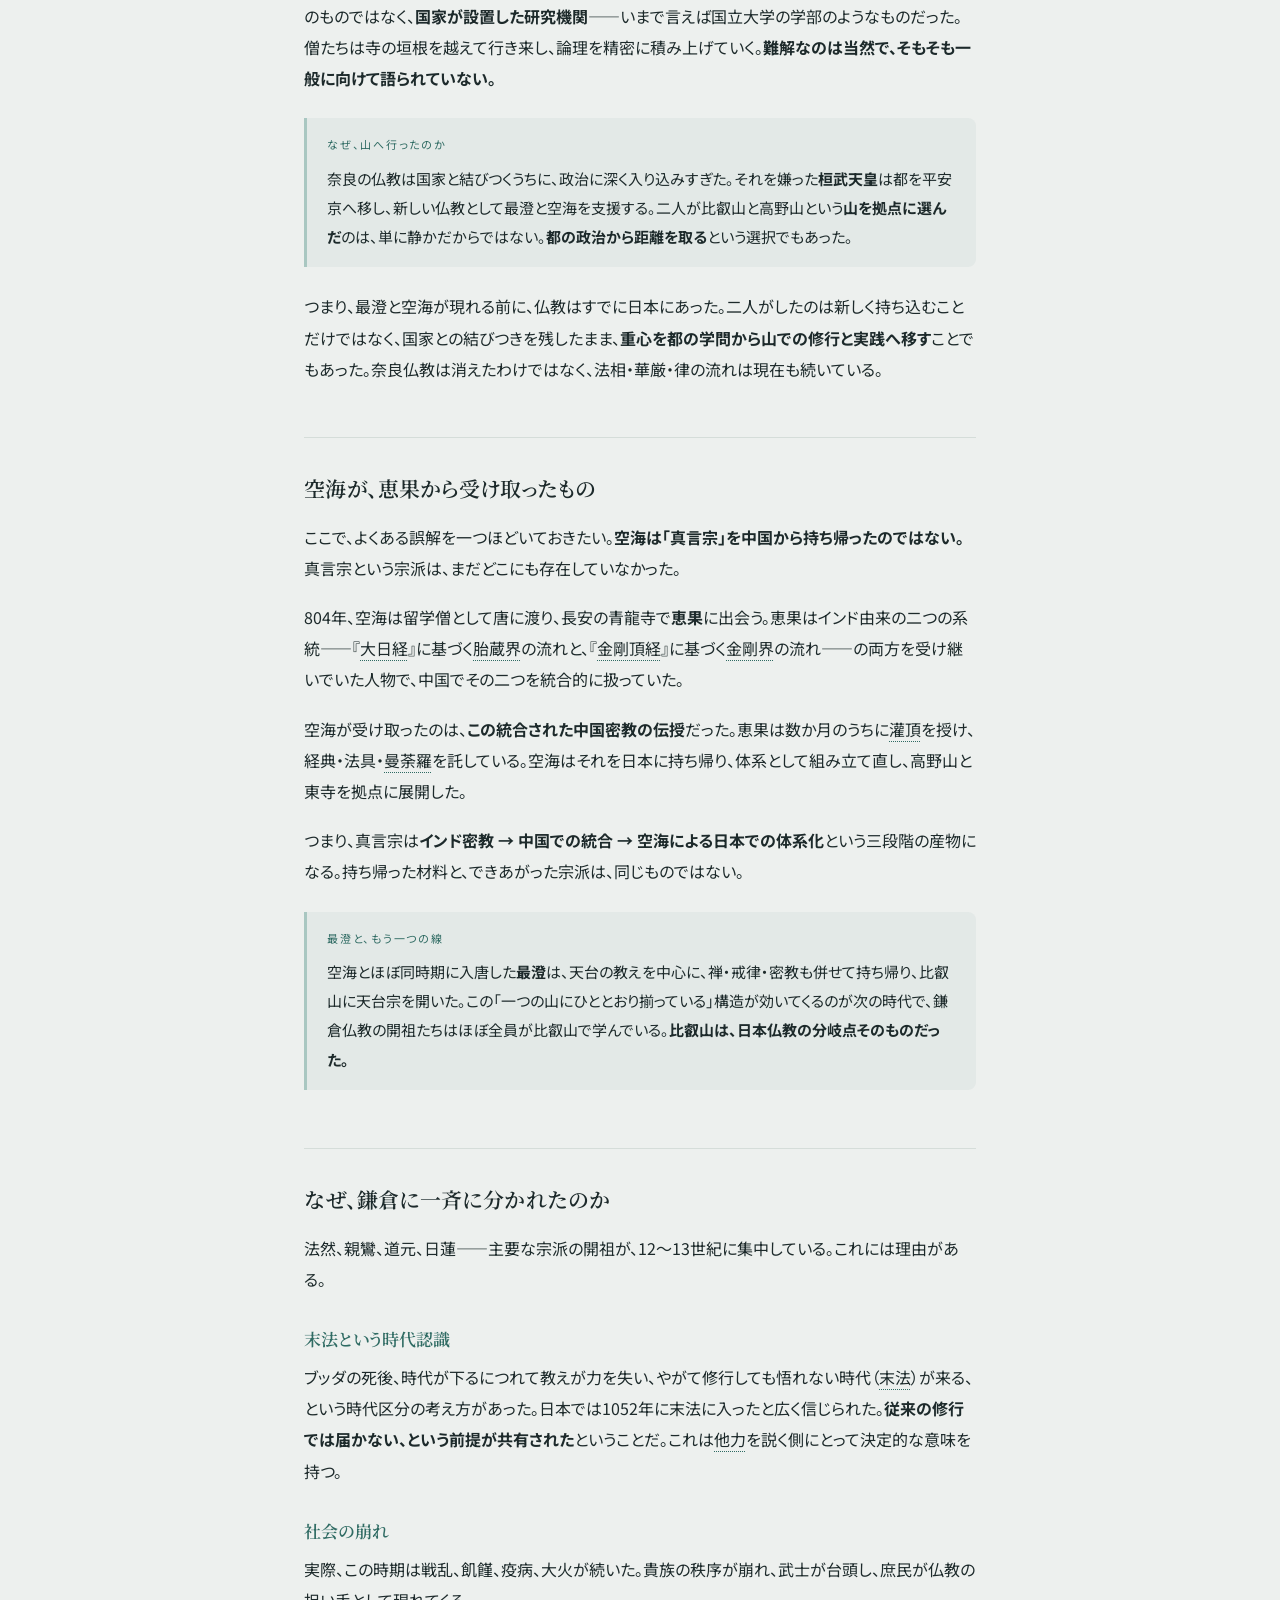
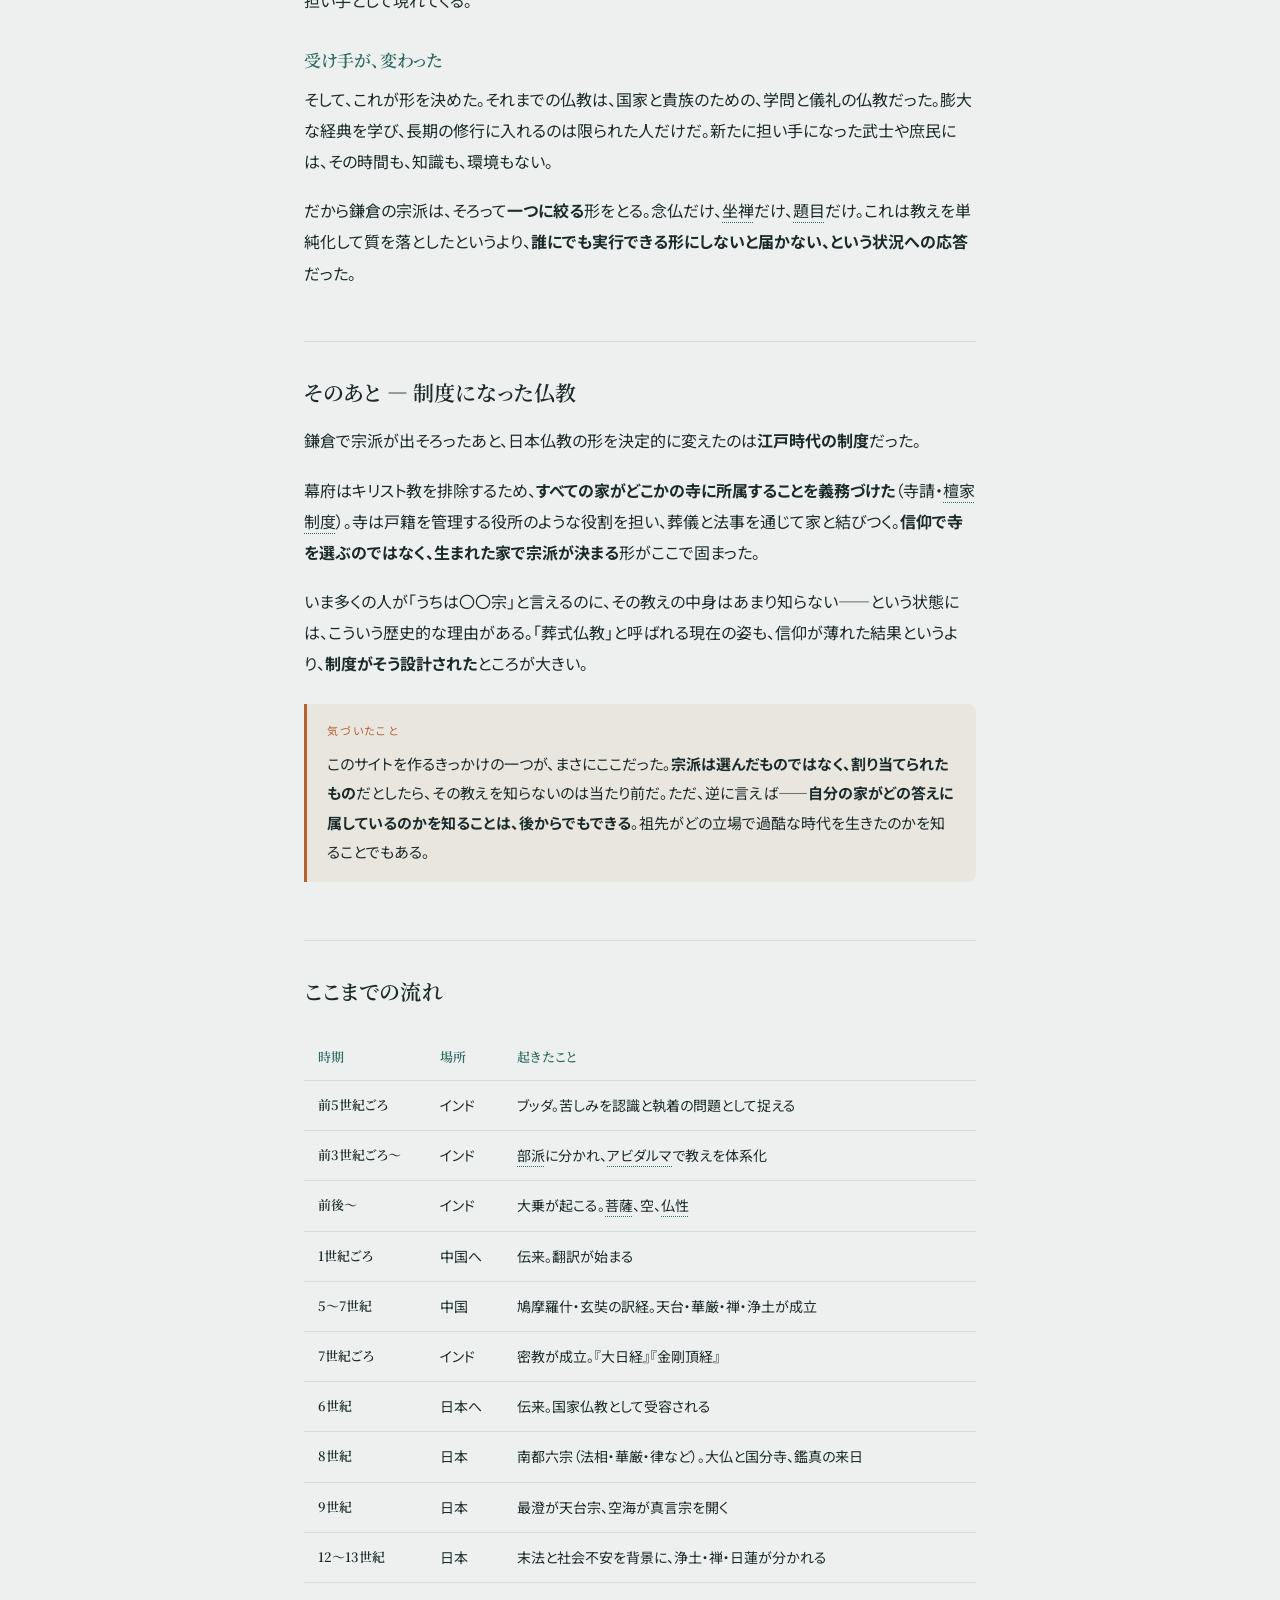
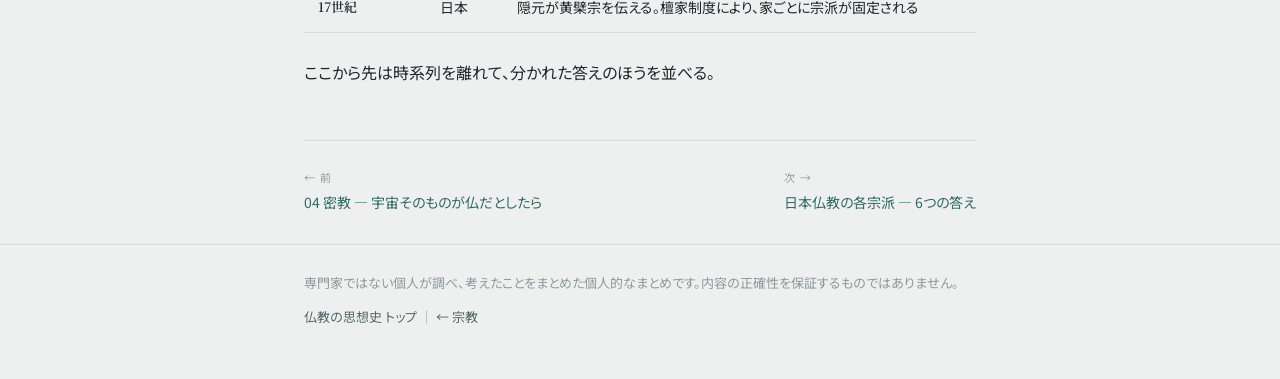
<file: china-japan.html>
<!DOCTYPE html>
<html lang="ja">
<head>
<meta charset="UTF-8">
<meta name="viewport" content="width=device-width, initial-scale=1.0">
<title>05 中国を通り、日本で分かれる｜仏教の思想史</title>
<meta name="description" content="翻訳のたびに形を変えながら仏教は中国へ。天台・華厳・禅・浄土が育ち、日本へ渡る。奈良の国家仏教と南都六宗、空海が恵果から受け取ったもの、鎌倉に宗派が一斉に生まれた理由、そして江戸の檀家制度が決めた現在の形まで。">
<link rel="icon" href="data:image/svg+xml,<svg xmlns=%22http://www.w3.org/2000/svg%22 viewBox=%220 0 100 100%22><text y=%22.9em%22 font-size=%2290%22>☸</text></svg>">
<link rel="preconnect" href="https://fonts.googleapis.com">
<link rel="preconnect" href="https://fonts.gstatic.com" crossorigin>
<link href="https://fonts.googleapis.com/css2?family=Noto+Serif+JP:wght@400;600;700&family=Noto+Sans+JP:wght@400;500;700&display=swap" rel="stylesheet">
<link rel="stylesheet" href="css/style.css">
</head>
<body>

<header class="top">
  <div class="wrap">
    <a class="sitemark" href="index.html">BUDDHISM ｜ 仏教の思想史</a>
    <a class="back" href="../religion/">← 宗教</a>
  </div>
</header>

<main class="wrap">
  <div class="hero">
    <p class="eyebrow">05 ｜ 1〜13世紀</p>
    <h1>運ばれるたびに、<br><span class="em">形が変わっていった。</span></h1>
    <p class="lede">インドで生まれた仏教は、中央アジアを経て中国に入り、朝鮮半島を通って日本へ渡る。この移動は、単なる場所の移動ではなかった。言語が変わり、社会が変わり、前提になっている世界観が変わる。<strong>運ばれるたびに、仏教は形を変えている。</strong></p>
    <p class="lede">日本の宗派がなぜあの形をしているのかは、この道のりを見ないと分からない。</p>
  </div>

  <section class="ch">
    <h2>中国 — 翻訳が、思想を変えた</h2>
    <p>仏教が中国に伝わるのは1世紀ごろとされる。ここで最初に起きたのは<strong>翻訳</strong>という巨大な作業だった。</p>
    <p>問題は、インドの概念に対応する中国語がなかったことだ。初期には老荘思想の語彙を借りて訳す方法がとられ（格義仏教）、「<a class="gl" href="glossary.html#g-kuu">空</a>」を「無」と訳すようなことが起きた。これは理解を助けた反面、意味をずらしもした。5世紀の<strong>鳩摩羅什</strong>、7世紀の<strong>玄奘</strong>といった訳経僧が精度を上げていくが、<strong>訳語の選択そのものが思想の方向を決める</strong>という性格は残り続けた。</p>
    <p>もう一つ大きかったのは、中国には膨大な経典が<strong>成立順と無関係に、ほぼ同時に</strong>流れ込んだことだ。初期の経典も、<a class="gl" href="glossary.html#g-daijou">大乗</a>も、<a class="gl" href="glossary.html#g-mikkyou">密教</a>も、全部が「ブッダの教え」として一度に届く。当然、互いに矛盾する。</p>
    <div class="note">
      <p class="k"><a class="gl" href="glossary.html#g-kyousou">教相判釈</a></p>
      <p>そこで中国仏教が発明したのが、経典に序列をつけて全体を一つの体系として整理する方法（教相判釈）だ。<strong>天台</strong>の智顗は、ブッダが相手と時期に応じて説き方を変えたと考え、最終的な教えを『<a class="gl" href="glossary.html#g-hokekyou">法華経</a>』に置いた。この「バラバラの教えを一つに統合する」という発想は、中国仏教の大きな特徴で、日本の天台宗にそのまま引き継がれる。</p>
    </div>
    <p>中国で育った流れとしては、ほかに華厳、そして<strong>禅</strong>と<strong><a class="gl" href="glossary.html#g-jodo">浄土</a></strong>がある。禅は経典の解釈より坐ることと直接の体験を重んじる方向へ、浄土は善導らによって<a class="gl" href="glossary.html#g-amida">阿弥陀仏</a>への信と称名<a class="gl" href="glossary.html#g-nenbutsu">念仏</a>を中心とする方向へ進んだ。<strong>日本の鎌倉仏教の主要な要素は、すでに中国で出そろっている。</strong></p>
  </section>

  <section class="ch">
    <h2>日本へ — まず、国家のための仏教として</h2>
    <p>日本への伝来は6世紀。百済から伝えられたとされ、受け入れをめぐる争いを経て、国家が保護する形で定着していく。奈良時代の仏教は、個人の救いよりも<strong>国を守り、災いを鎮めるための装置</strong>——<a class="gl" href="glossary.html#g-chingo">鎮護国家</a>——という性格が強かった。東大寺の大仏も、全国への国分寺の設置も、その延長にある。</p>
    <p>そこで学ばれたのは、中国から入った学派の教学だった。法相・華厳・律などの<strong>南都六宗</strong>で、これは信者の集団というより<strong>寺のなかに併存する学問の系統</strong>に近い。戒律を伝えるために海を渡った鑑真が唐招提寺を開いたのも、この時期にあたる。</p>
    <p>注意しておきたいのは、この時代の僧が<strong>国家公務員に近い立場</strong>だったことだ。僧になるにも国の許可が要り、<strong>民間へ自由に布教することは制度上禁じられていた</strong>。つまり奈良仏教は、庶民を救うためのものではなく、<strong>国家が設置した研究機関</strong>——いまで言えば国立大学の学部のようなものだった。僧たちは寺の垣根を越えて行き来し、論理を精密に積み上げていく。<strong>難解なのは当然で、そもそも一般に向けて語られていない。</strong></p>
    <div class="note">
      <p class="k">なぜ、山へ行ったのか</p>
      <p>奈良の仏教は国家と結びつくうちに、政治に深く入り込みすぎた。それを嫌った<strong>桓武天皇</strong>は都を平安京へ移し、新しい仏教として最澄と空海を支援する。二人が比叡山と高野山という<strong>山を拠点に選んだ</strong>のは、単に静かだからではない。<strong>都の政治から距離を取る</strong>という選択でもあった。</p>
    </div>

    <p>つまり、最澄と空海が現れる前に、仏教はすでに日本にあった。二人がしたのは新しく持ち込むことだけではなく、国家との結びつきを残したまま、<strong>重心を都の学問から山での修行と実践へ移す</strong>ことでもあった。奈良仏教は消えたわけではなく、法相・華厳・律の流れは現在も続いている。</p>
  </section>

  <section class="ch">
    <h2>空海が、恵果から受け取ったもの</h2>
    <p>ここで、よくある誤解を一つほどいておきたい。<strong>空海は「真言宗」を中国から持ち帰ったのではない。</strong>真言宗という宗派は、まだどこにも存在していなかった。</p>
    <p>804年、空海は留学僧として唐に渡り、長安の青龍寺で<strong>恵果</strong>に出会う。恵果はインド由来の二つの系統——『<a class="gl" href="glossary.html#g-dainichikyou">大日経</a>』に基づく<a class="gl" href="glossary.html#g-taizou">胎蔵界</a>の流れと、『<a class="gl" href="glossary.html#g-kongouchou">金剛頂経</a>』に基づく<a class="gl" href="glossary.html#g-kongoukai">金剛界</a>の流れ——の両方を受け継いでいた人物で、中国でその二つを統合的に扱っていた。</p>
    <p>空海が受け取ったのは、<strong>この統合された中国密教の伝授</strong>だった。恵果は数か月のうちに<a class="gl" href="glossary.html#g-kanjou">灌頂</a>を授け、経典・法具・<a class="gl" href="glossary.html#g-mandara">曼荼羅</a>を託している。空海はそれを日本に持ち帰り、体系として組み立て直し、高野山と東寺を拠点に展開した。</p>
    <p>つまり、真言宗は<strong>インド密教 → 中国での統合 → 空海による日本での体系化</strong>という三段階の産物になる。持ち帰った材料と、できあがった宗派は、同じものではない。</p>
    <div class="note">
      <p class="k">最澄と、もう一つの線</p>
      <p>空海とほぼ同時期に入唐した<strong>最澄</strong>は、天台の教えを中心に、禅・戒律・密教も併せて持ち帰り、比叡山に天台宗を開いた。この「一つの山にひととおり揃っている」構造が効いてくるのが次の時代で、鎌倉仏教の開祖たちはほぼ全員が比叡山で学んでいる。<strong>比叡山は、日本仏教の分岐点そのものだった。</strong></p>
    </div>
  </section>

  <section class="ch">
    <h2>なぜ、鎌倉に一斉に分かれたのか</h2>
    <p>法然、親鸞、道元、日蓮——主要な宗派の開祖が、12〜13世紀に集中している。これには理由がある。</p>
    <h3>末法という時代認識</h3>
    <p>ブッダの死後、時代が下るにつれて教えが力を失い、やがて修行しても悟れない時代（<a class="gl" href="glossary.html#g-mappou">末法</a>）が来る、という時代区分の考え方があった。日本では1052年に末法に入ったと広く信じられた。<strong>従来の修行では届かない、という前提が共有された</strong>ということだ。これは<a class="gl" href="glossary.html#g-tariki">他力</a>を説く側にとって決定的な意味を持つ。</p>
    <h3>社会の崩れ</h3>
    <p>実際、この時期は戦乱、飢饉、疫病、大火が続いた。貴族の秩序が崩れ、武士が台頭し、庶民が仏教の担い手として現れてくる。</p>
    <h3>受け手が、変わった</h3>
    <p>そして、これが形を決めた。それまでの仏教は、国家と貴族のための、学問と儀礼の仏教だった。膨大な経典を学び、長期の修行に入れるのは限られた人だけだ。新たに担い手になった武士や庶民には、その時間も、知識も、環境もない。</p>
    <p>だから鎌倉の宗派は、そろって<strong>一つに絞る</strong>形をとる。念仏だけ、<a class="gl" href="glossary.html#g-zazen">坐禅</a>だけ、<a class="gl" href="glossary.html#g-shoudai">題目</a>だけ。これは教えを単純化して質を落としたというより、<strong>誰にでも実行できる形にしないと届かない、という状況への応答</strong>だった。</p>
  </section>

  <section class="ch">
    <h2>そのあと — 制度になった仏教</h2>
    <p>鎌倉で宗派が出そろったあと、日本仏教の形を決定的に変えたのは<strong>江戸時代の制度</strong>だった。</p>
    <p>幕府はキリスト教を排除するため、<strong>すべての家がどこかの寺に所属することを義務づけた</strong>（寺請・<a class="gl" href="glossary.html#g-danka">檀家制度</a>）。寺は戸籍を管理する役所のような役割を担い、葬儀と法事を通じて家と結びつく。<strong>信仰で寺を選ぶのではなく、生まれた家で宗派が決まる</strong>形がここで固まった。</p>
    <p>いま多くの人が「うちは〇〇宗」と言えるのに、その教えの中身はあまり知らない——という状態には、こういう歴史的な理由がある。「葬式仏教」と呼ばれる現在の姿も、信仰が薄れた結果というより、<strong>制度がそう設計された</strong>ところが大きい。</p>
    <div class="mine">
      <p class="k">気づいたこと</p>
      <p>このサイトを作るきっかけの一つが、まさにここだった。<strong>宗派は選んだものではなく、割り当てられたもの</strong>だとしたら、その教えを知らないのは当たり前だ。ただ、逆に言えば——<strong>自分の家がどの答えに属しているのかを知ることは、後からでもできる</strong>。祖先がどの立場で過酷な時代を生きたのかを知ることでもある。</p>
    </div>
  </section>

  <section class="ch">
    <h2>ここまでの流れ</h2>
    <div class="tablewrap">
      <table>
        <thead><tr><th>時期</th><th>場所</th><th>起きたこと</th></tr></thead>
        <tbody>
          <tr><th>前5世紀ごろ</th><td>インド</td><td>ブッダ。苦しみを認識と執着の問題として捉える</td></tr>
          <tr><th>前3世紀ごろ〜</th><td>インド</td><td><a class="gl" href="glossary.html#g-buha">部派</a>に分かれ、<a class="gl" href="glossary.html#g-abidharma">アビダルマ</a>で教えを体系化</td></tr>
          <tr><th>前後〜</th><td>インド</td><td>大乗が起こる。<a class="gl" href="glossary.html#g-bosatsu">菩薩</a>、空、<a class="gl" href="glossary.html#g-busshou">仏性</a></td></tr>
          <tr><th>1世紀ごろ</th><td>中国へ</td><td>伝来。翻訳が始まる</td></tr>
          <tr><th>5〜7世紀</th><td>中国</td><td>鳩摩羅什・玄奘の訳経。天台・華厳・禅・浄土が成立</td></tr>
          <tr><th>7世紀ごろ</th><td>インド</td><td>密教が成立。『大日経』『金剛頂経』</td></tr>
          <tr><th>6世紀</th><td>日本へ</td><td>伝来。国家仏教として受容される</td></tr>
          <tr><th>8世紀</th><td>日本</td><td>南都六宗（法相・華厳・律など）。大仏と国分寺、鑑真の来日</td></tr>
          <tr><th>9世紀</th><td>日本</td><td>最澄が天台宗、空海が真言宗を開く</td></tr>
          <tr><th>12〜13世紀</th><td>日本</td><td>末法と社会不安を背景に、浄土・禅・日蓮が分かれる</td></tr>
          <tr><th>17世紀</th><td>日本</td><td>隠元が黄檗宗を伝える。檀家制度により、家ごとに宗派が固定される</td></tr>
        </tbody>
      </table>
    </div>
    <p>ここから先は時系列を離れて、分かれた答えのほうを並べる。</p>
  </section>

  <nav class="pager">
    <a href="esoteric.html"><span class="k">← 前</span>04 密教 — 宇宙そのものが仏だとしたら</a>
    <a href="schools.html"><span class="k">次 →</span>日本仏教の各宗派 — 6つの答え</a>
  </nav>
</main>

<footer class="foot">
  <div class="wrap">
    <p>専門家ではない個人が調べ、考えたことをまとめた個人的なまとめです。内容の正確性を保証するものではありません。</p>
    <p><a href="index.html">仏教の思想史 トップ</a> ｜ <a href="../religion/">← 宗教</a></p>
  </div>
</footer>

</body>
</html>
</file>
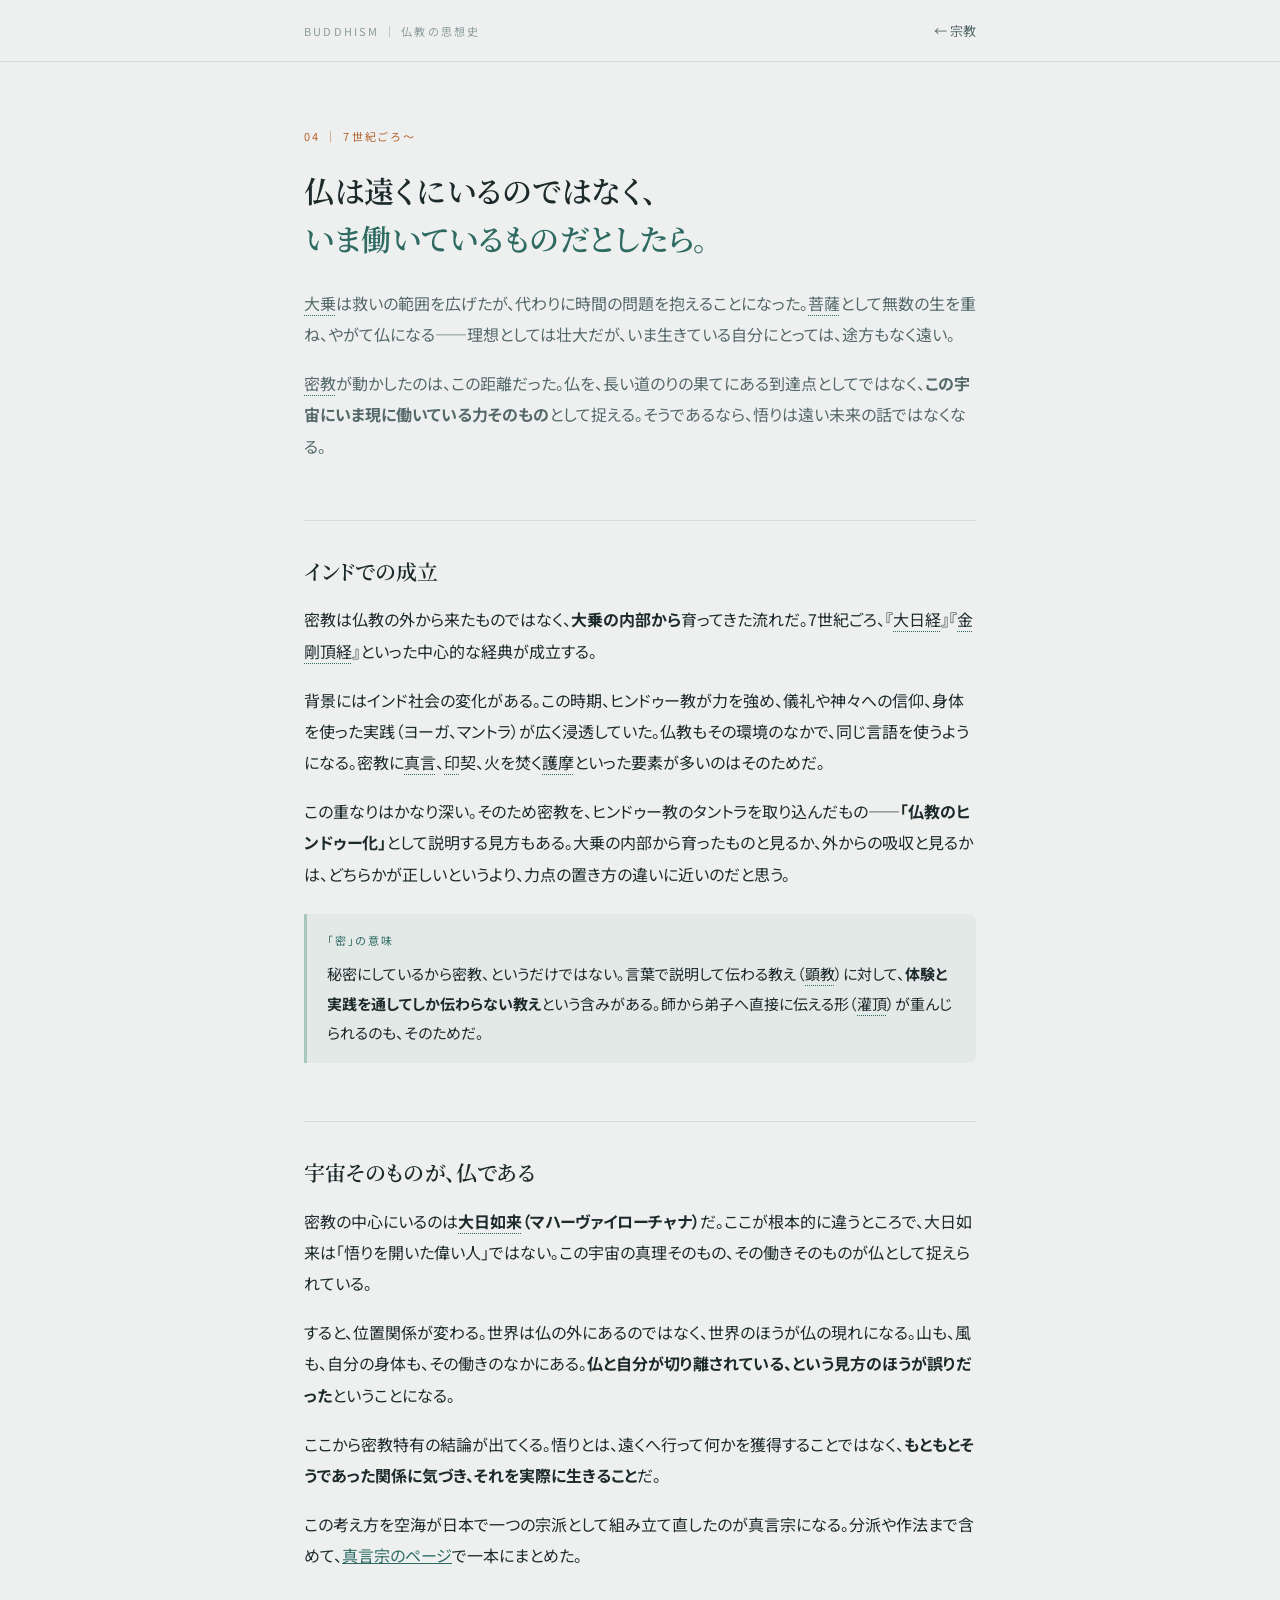
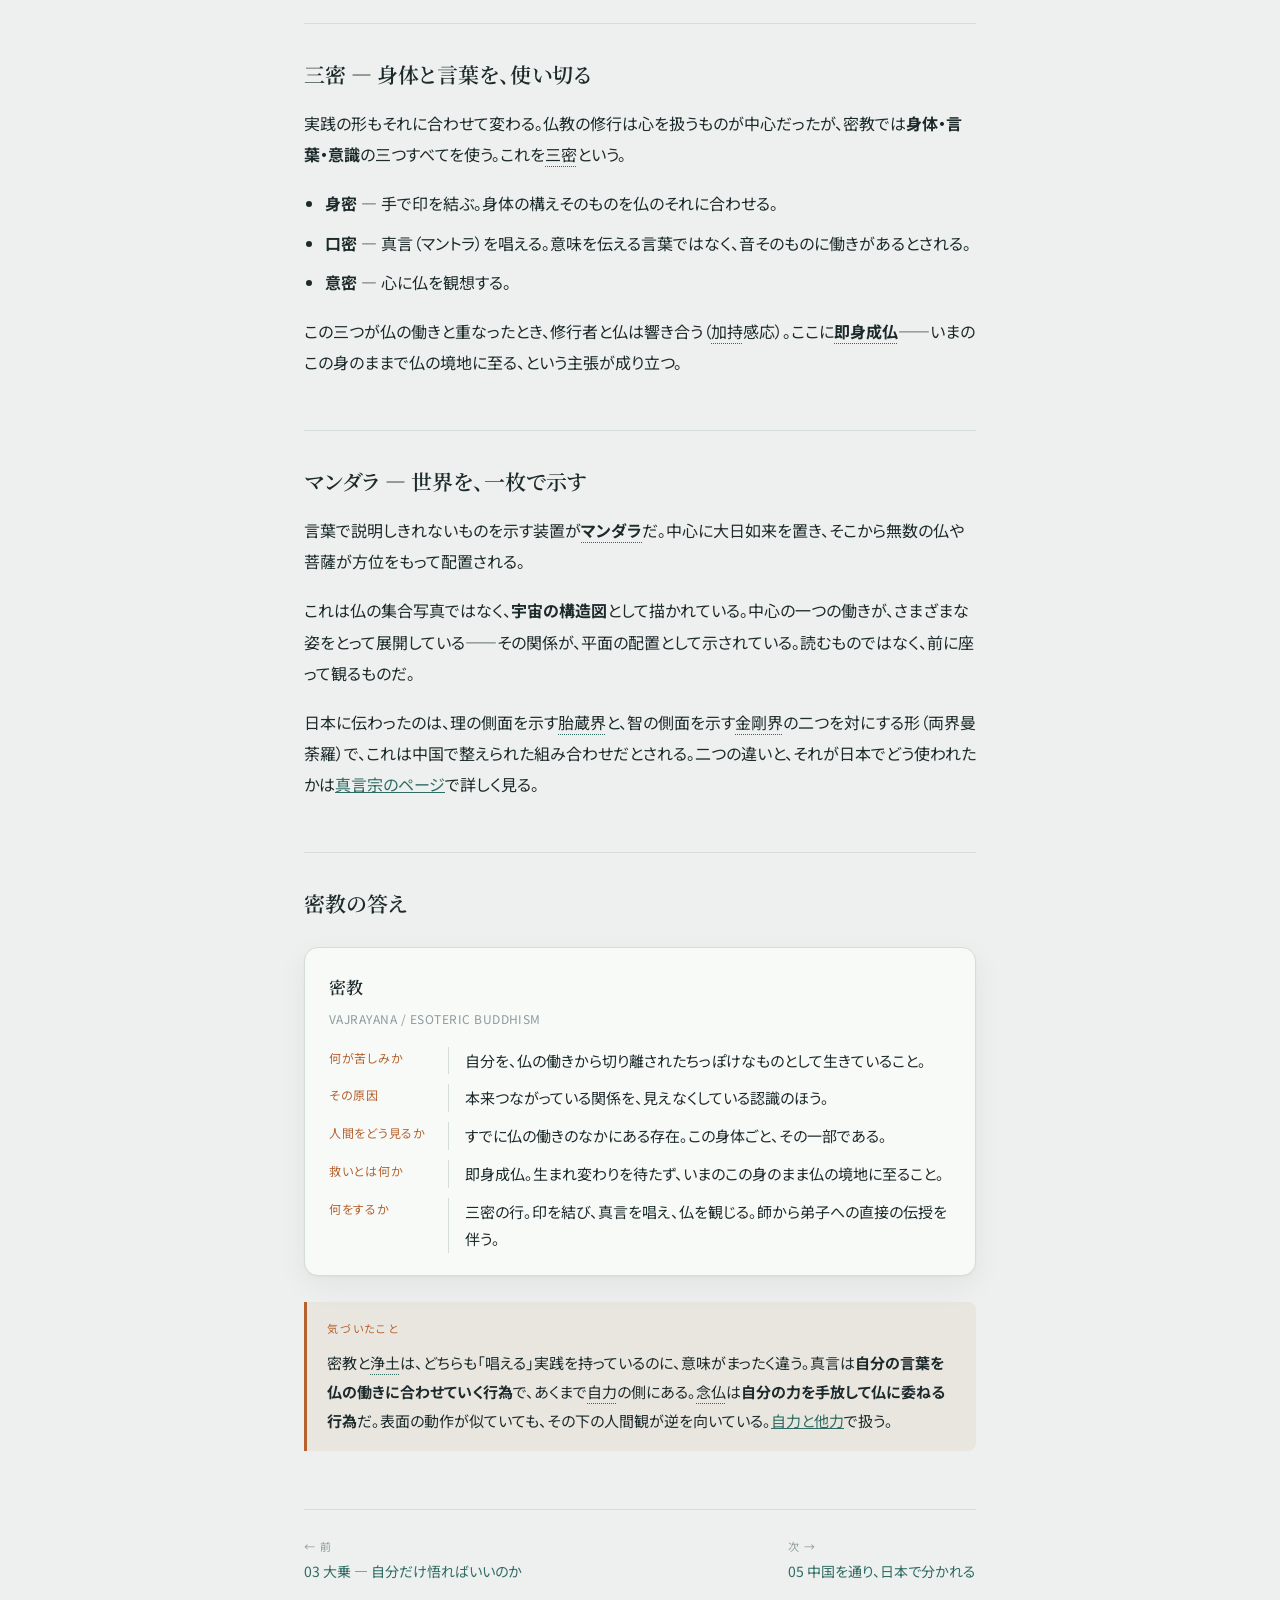
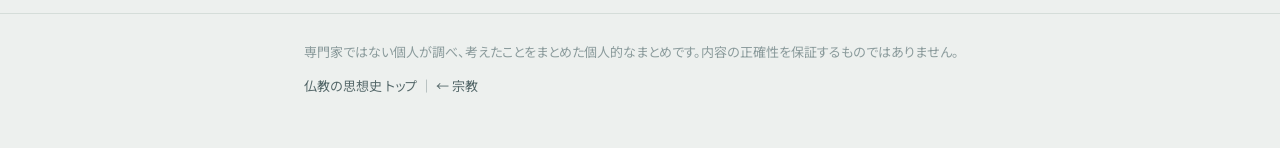
<file: esoteric.html>
<!DOCTYPE html>
<html lang="ja">
<head>
<meta charset="UTF-8">
<meta name="viewport" content="width=device-width, initial-scale=1.0">
<title>04 密教 — 宇宙そのものが仏だとしたら｜仏教の思想史</title>
<meta name="description" content="7世紀ごろインドで成立した密教。大日如来としての宇宙、身口意の三密、マンダラとマントラ。遠い目標だった悟りを、いまこの身の上のこととして捉え直した。">
<link rel="icon" href="data:image/svg+xml,<svg xmlns=%22http://www.w3.org/2000/svg%22 viewBox=%220 0 100 100%22><text y=%22.9em%22 font-size=%2290%22>☸</text></svg>">
<link rel="preconnect" href="https://fonts.googleapis.com">
<link rel="preconnect" href="https://fonts.gstatic.com" crossorigin>
<link href="https://fonts.googleapis.com/css2?family=Noto+Serif+JP:wght@400;600;700&family=Noto+Sans+JP:wght@400;500;700&display=swap" rel="stylesheet">
<link rel="stylesheet" href="css/style.css">
</head>
<body>

<header class="top">
  <div class="wrap">
    <a class="sitemark" href="index.html">BUDDHISM ｜ 仏教の思想史</a>
    <a class="back" href="../religion/">← 宗教</a>
  </div>
</header>

<main class="wrap">
  <div class="hero">
    <p class="eyebrow">04 ｜ 7世紀ごろ〜</p>
    <h1>仏は遠くにいるのではなく、<br><span class="em">いま働いているものだとしたら。</span></h1>
    <p class="lede"><a class="gl" href="glossary.html#g-daijou">大乗</a>は救いの範囲を広げたが、代わりに時間の問題を抱えることになった。<a class="gl" href="glossary.html#g-bosatsu">菩薩</a>として無数の生を重ね、やがて仏になる——理想としては壮大だが、いま生きている自分にとっては、途方もなく遠い。</p>
    <p class="lede"><a class="gl" href="glossary.html#g-mikkyou">密教</a>が動かしたのは、この距離だった。仏を、長い道のりの果てにある到達点としてではなく、<strong>この宇宙にいま現に働いている力そのもの</strong>として捉える。そうであるなら、悟りは遠い未来の話ではなくなる。</p>
  </div>

  <section class="ch">
    <h2>インドでの成立</h2>
    <p>密教は仏教の外から来たものではなく、<strong>大乗の内部から</strong>育ってきた流れだ。7世紀ごろ、『<a class="gl" href="glossary.html#g-dainichikyou">大日経</a>』『<a class="gl" href="glossary.html#g-kongouchou">金剛頂経</a>』といった中心的な経典が成立する。</p>
    <p>背景にはインド社会の変化がある。この時期、ヒンドゥー教が力を強め、儀礼や神々への信仰、身体を使った実践（ヨーガ、マントラ）が広く浸透していた。仏教もその環境のなかで、同じ言語を使うようになる。密教に<a class="gl" href="glossary.html#g-shingon">真言</a>、<a class="gl" href="glossary.html#g-in">印</a>契、火を焚く<a class="gl" href="glossary.html#g-goma">護摩</a>といった要素が多いのはそのためだ。</p>
    <p>この重なりはかなり深い。そのため密教を、ヒンドゥー教のタントラを取り込んだもの——<strong>「仏教のヒンドゥー化」</strong>として説明する見方もある。大乗の内部から育ったものと見るか、外からの吸収と見るかは、どちらかが正しいというより、力点の置き方の違いに近いのだと思う。</p>
    <div class="note">
      <p class="k">「密」の意味</p>
      <p>秘密にしているから密教、というだけではない。言葉で説明して伝わる教え（<a class="gl" href="glossary.html#g-kengyou">顕教</a>）に対して、<strong>体験と実践を通してしか伝わらない教え</strong>という含みがある。師から弟子へ直接に伝える形（<a class="gl" href="glossary.html#g-kanjou">灌頂</a>）が重んじられるのも、そのためだ。</p>
    </div>
  </section>

  <section class="ch">
    <h2>宇宙そのものが、仏である</h2>
    <p>密教の中心にいるのは<strong><a class="gl" href="glossary.html#g-dainichi">大日如来</a>（マハーヴァイローチャナ）</strong>だ。ここが根本的に違うところで、大日如来は「悟りを開いた偉い人」ではない。この宇宙の真理そのもの、その働きそのものが仏として捉えられている。</p>
    <p>すると、位置関係が変わる。世界は仏の外にあるのではなく、世界のほうが仏の現れになる。山も、風も、自分の身体も、その働きのなかにある。<strong>仏と自分が切り離されている、という見方のほうが誤りだった</strong>ということになる。</p>
    <p>ここから密教特有の結論が出てくる。悟りとは、遠くへ行って何かを獲得することではなく、<strong>もともとそうであった関係に気づき、それを実際に生きること</strong>だ。</p>
    <p>この考え方を空海が日本で一つの宗派として組み立て直したのが真言宗になる。分派や作法まで含めて、<a href="shingon.html">真言宗のページ</a>で一本にまとめた。</p>
  </section>

  <section class="ch">
    <h2>三密 — 身体と言葉を、使い切る</h2>
    <p>実践の形もそれに合わせて変わる。仏教の修行は心を扱うものが中心だったが、密教では<strong>身体・言葉・意識</strong>の三つすべてを使う。これを<a class="gl" href="glossary.html#g-sanmitsu">三密</a>という。</p>
    <ul>
      <li><strong>身密</strong> — 手で印を結ぶ。身体の構えそのものを仏のそれに合わせる。</li>
      <li><strong>口密</strong> — 真言（マントラ）を唱える。意味を伝える言葉ではなく、音そのものに働きがあるとされる。</li>
      <li><strong>意密</strong> — 心に仏を観想する。</li>
    </ul>
    <p>この三つが仏の働きと重なったとき、修行者と仏は響き合う（<a class="gl" href="glossary.html#g-kaji">加持</a>感応）。ここに<strong><a class="gl" href="glossary.html#g-sokushin">即身成仏</a></strong>——いまのこの身のままで仏の境地に至る、という主張が成り立つ。</p>
  </section>

  <section class="ch">
    <h2>マンダラ — 世界を、一枚で示す</h2>
    <p>言葉で説明しきれないものを示す装置が<strong><a class="gl" href="glossary.html#g-mandara">マンダラ</a></strong>だ。中心に大日如来を置き、そこから無数の仏や菩薩が方位をもって配置される。</p>
    <p>これは仏の集合写真ではなく、<strong>宇宙の構造図</strong>として描かれている。中心の一つの働きが、さまざまな姿をとって展開している——その関係が、平面の配置として示されている。読むものではなく、前に座って観るものだ。</p>
    <p>日本に伝わったのは、理の側面を示す<a class="gl" href="glossary.html#g-taizou">胎蔵界</a>と、智の側面を示す<a class="gl" href="glossary.html#g-kongoukai">金剛界</a>の二つを対にする形（両界曼荼羅）で、これは中国で整えられた組み合わせだとされる。二つの違いと、それが日本でどう使われたかは<a href="shingon.html">真言宗のページ</a>で詳しく見る。</p>
  </section>

  <section class="ch">
    <h2>密教の答え</h2>
    <div class="answer">
      <p class="who">密教</p>
      <p class="who-sub">VAJRAYANA / ESOTERIC BUDDHISM</p>
      <dl>
        <dt>何が苦しみか</dt>
        <dd>自分を、仏の働きから切り離されたちっぽけなものとして生きていること。</dd>
        <dt>その原因</dt>
        <dd>本来つながっている関係を、見えなくしている認識のほう。</dd>
        <dt>人間をどう見るか</dt>
        <dd>すでに仏の働きのなかにある存在。この身体ごと、その一部である。</dd>
        <dt>救いとは何か</dt>
        <dd>即身成仏。生まれ変わりを待たず、いまのこの身のまま仏の境地に至ること。</dd>
        <dt>何をするか</dt>
        <dd>三密の行。印を結び、真言を唱え、仏を観じる。師から弟子への直接の伝授を伴う。</dd>
      </dl>
    </div>
    <div class="mine">
      <p class="k">気づいたこと</p>
      <p>密教と<a class="gl" href="glossary.html#g-jodo">浄土</a>は、どちらも「唱える」実践を持っているのに、意味がまったく違う。真言は<strong>自分の言葉を仏の働きに合わせていく行為</strong>で、あくまで<a class="gl" href="glossary.html#g-jiriki">自力</a>の側にある。<a class="gl" href="glossary.html#g-nenbutsu">念仏</a>は<strong>自分の力を手放して仏に委ねる行為</strong>だ。表面の動作が似ていても、その下の人間観が逆を向いている。<a href="jiriki-tariki.html">自力と他力</a>で扱う。</p>
    </div>
  </section>

  <nav class="pager">
    <a href="mahayana.html"><span class="k">← 前</span>03 大乗 — 自分だけ悟ればいいのか</a>
    <a href="china-japan.html"><span class="k">次 →</span>05 中国を通り、日本で分かれる</a>
  </nav>
</main>

<footer class="foot">
  <div class="wrap">
    <p>専門家ではない個人が調べ、考えたことをまとめた個人的なまとめです。内容の正確性を保証するものではありません。</p>
    <p><a href="index.html">仏教の思想史 トップ</a> ｜ <a href="../religion/">← 宗教</a></p>
  </div>
</footer>

</body>
</html>
</file>
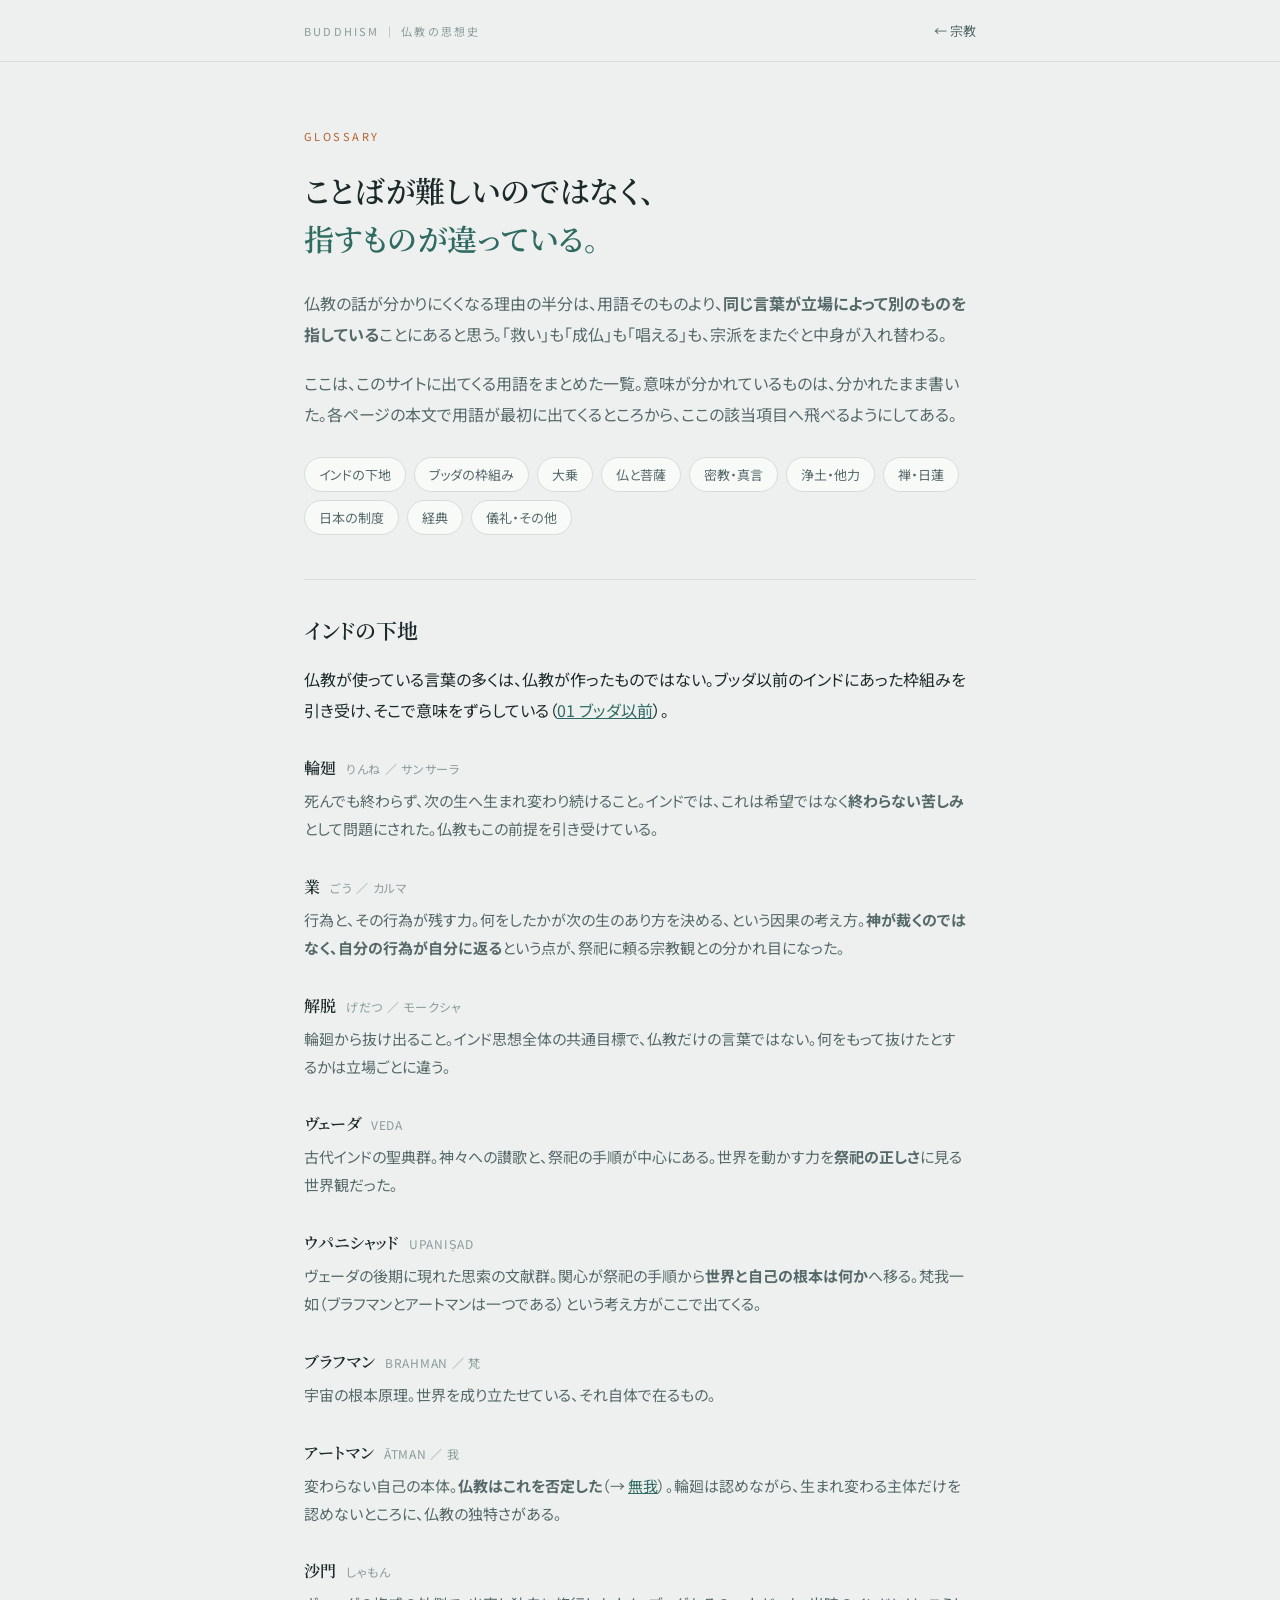
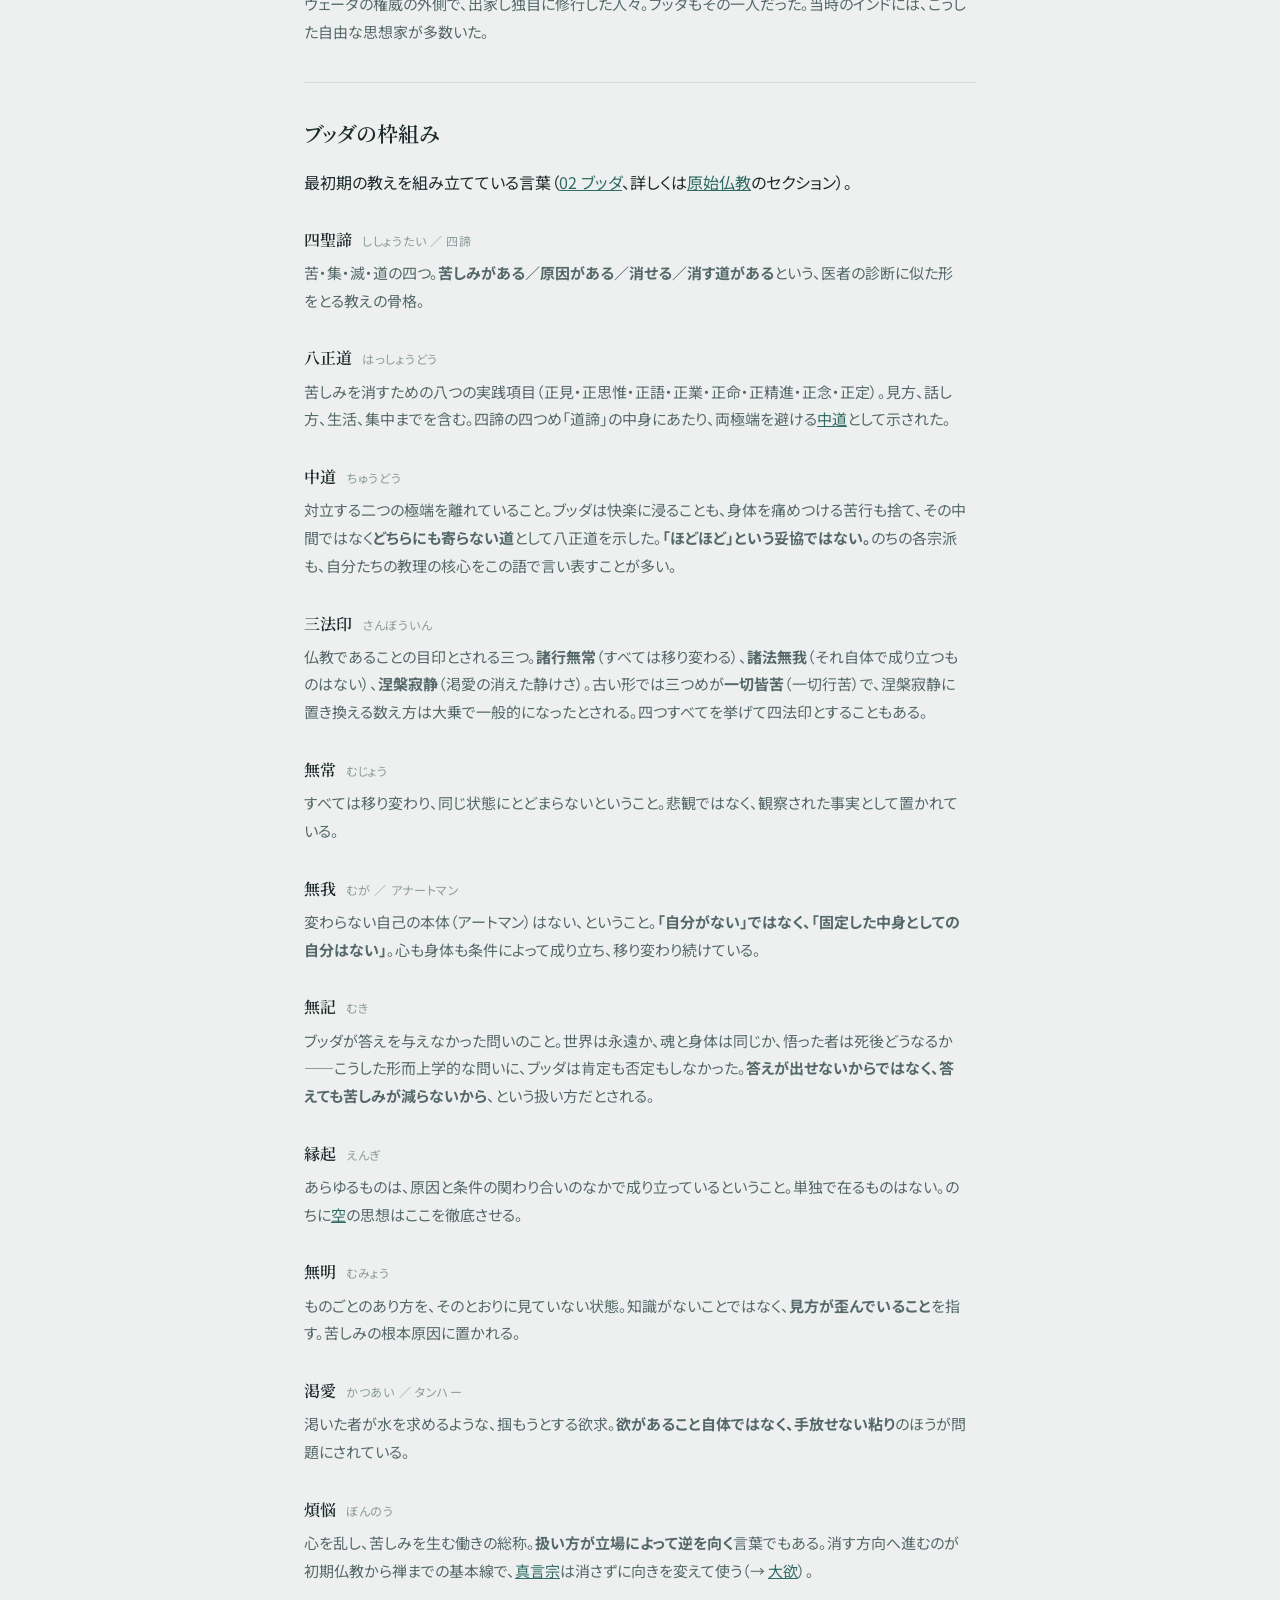
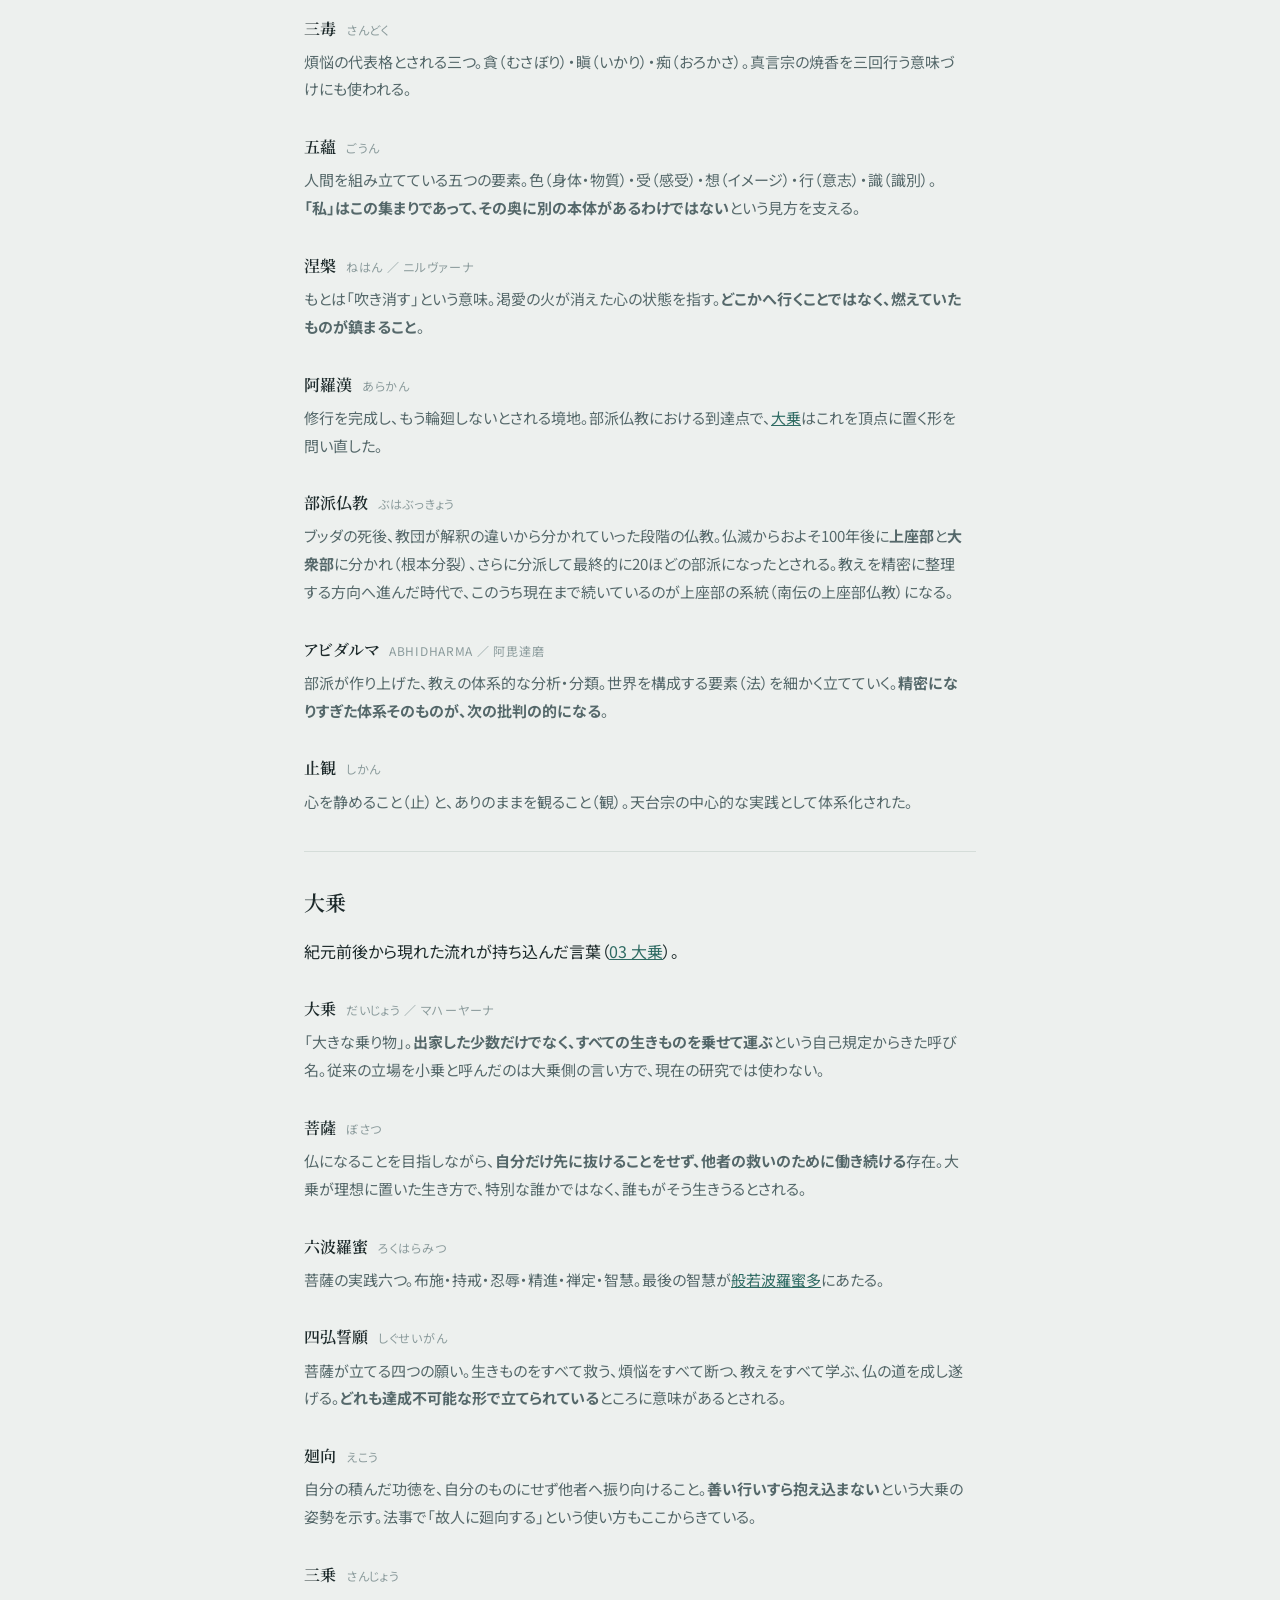
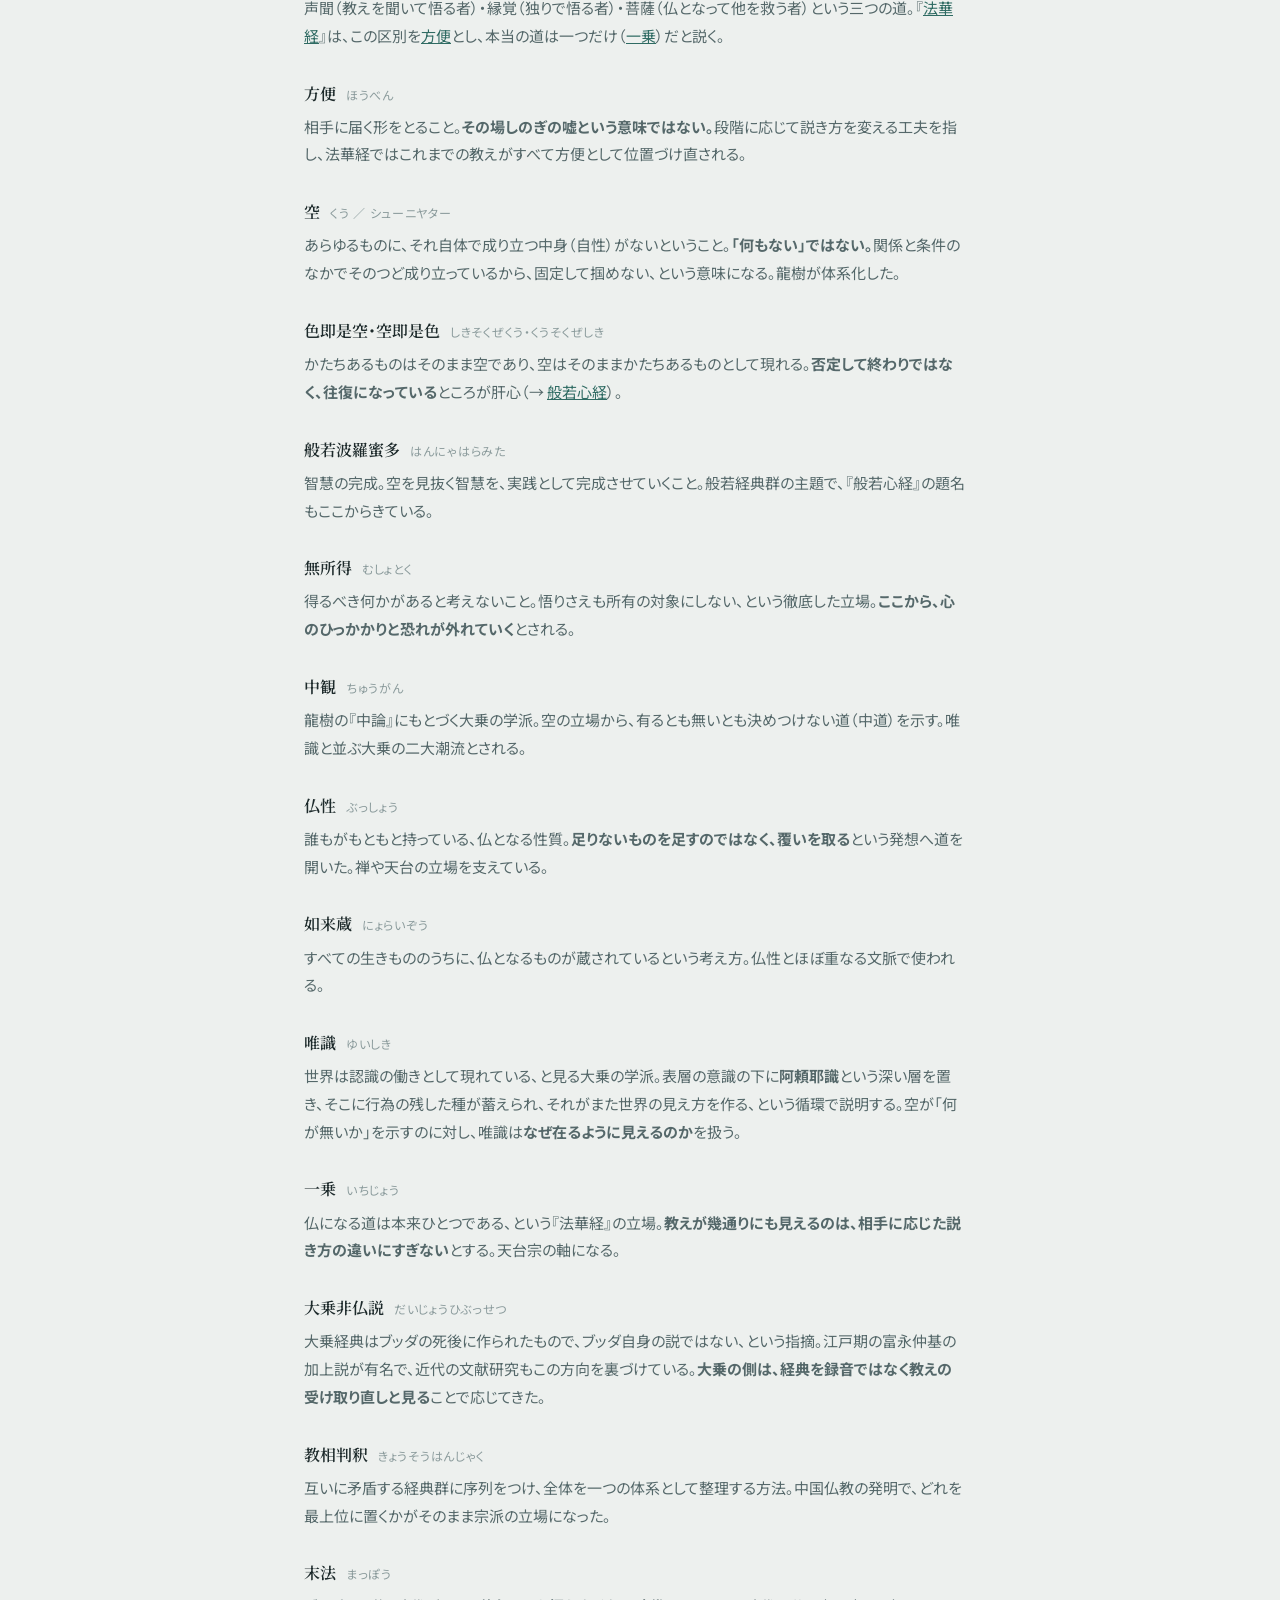
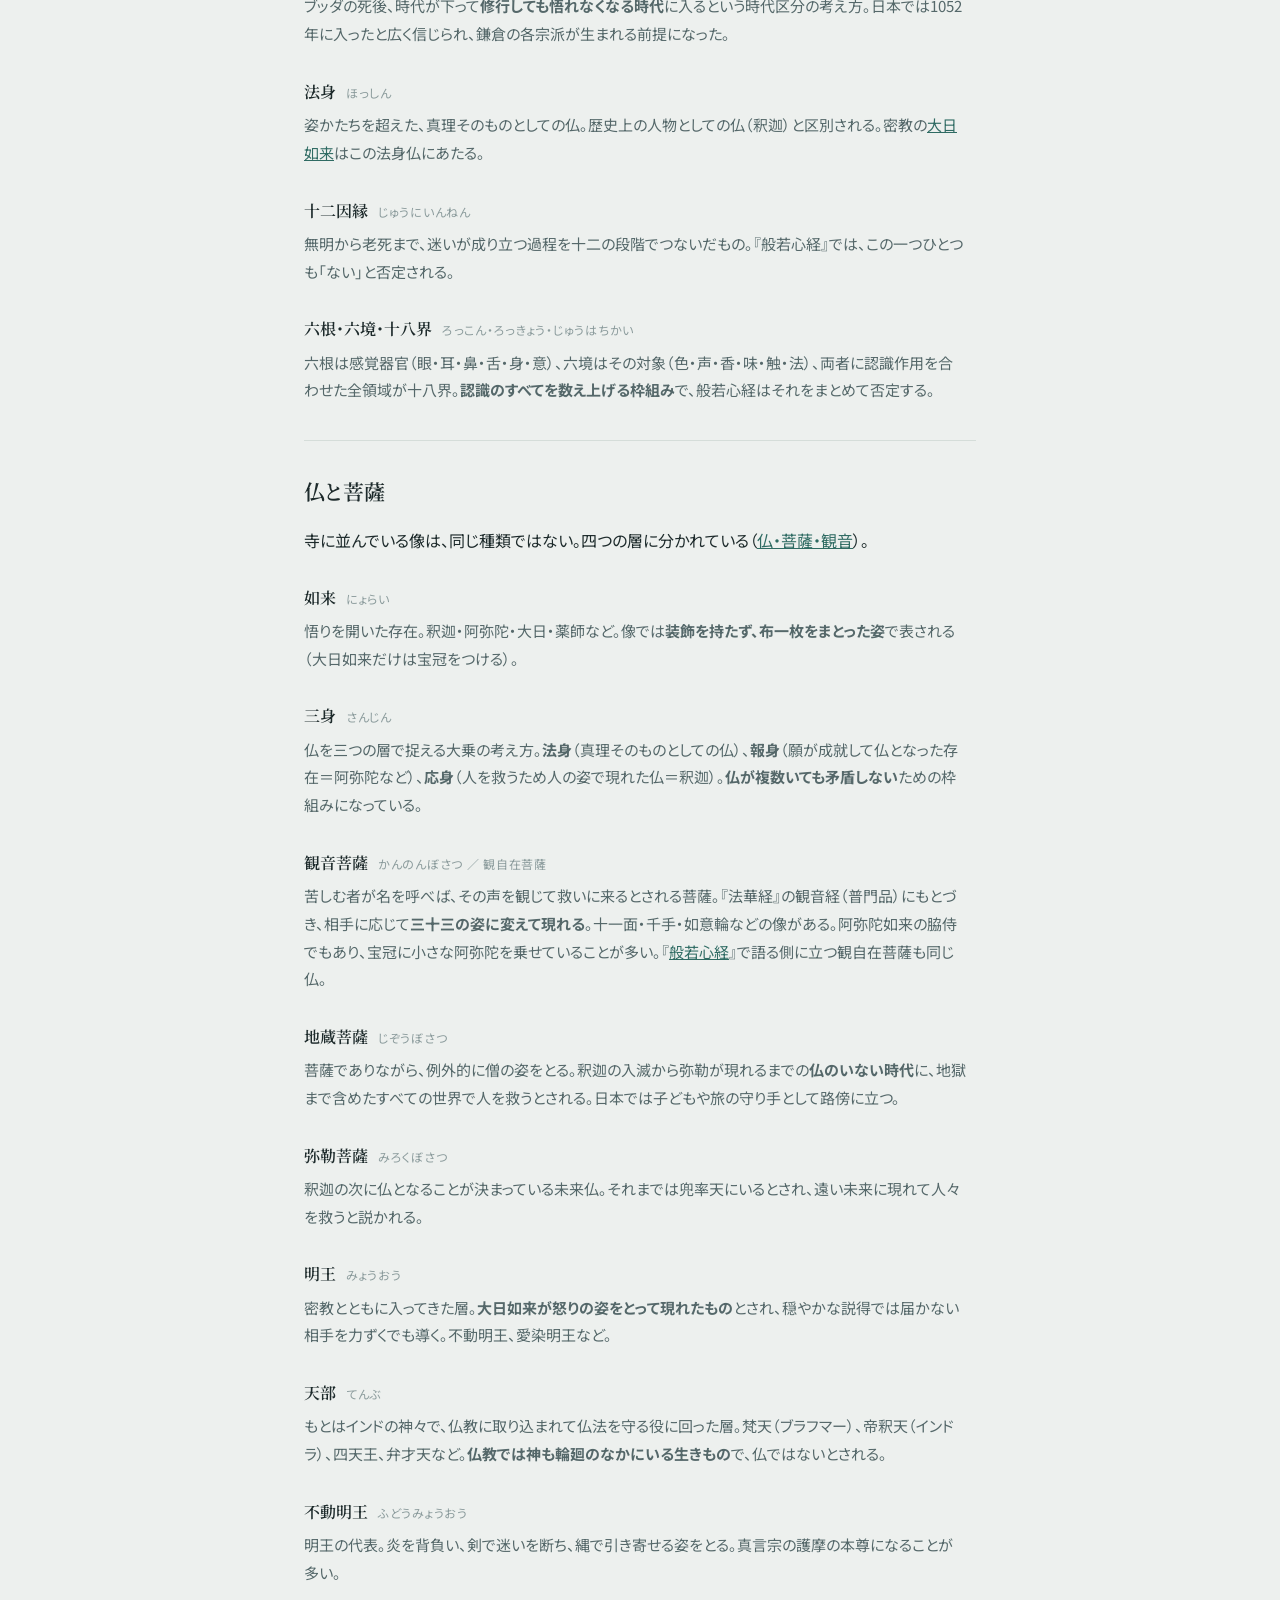
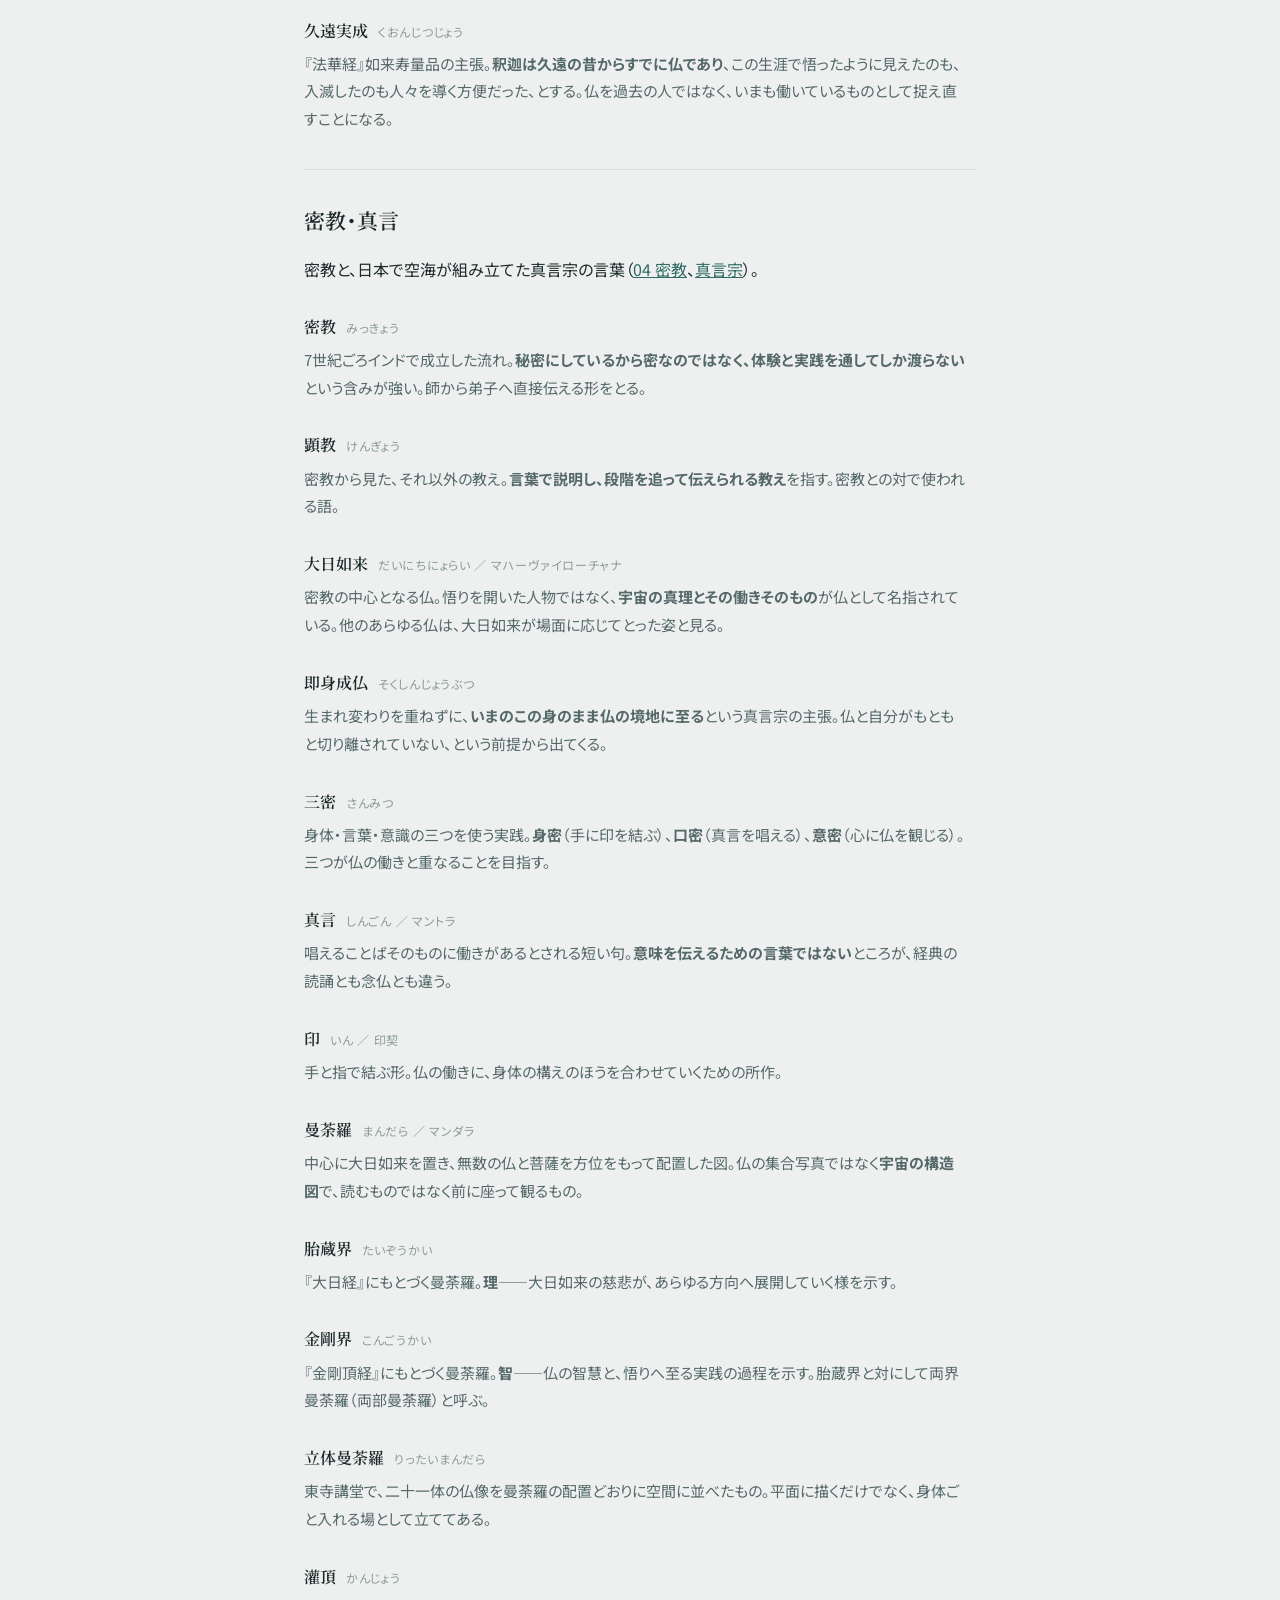
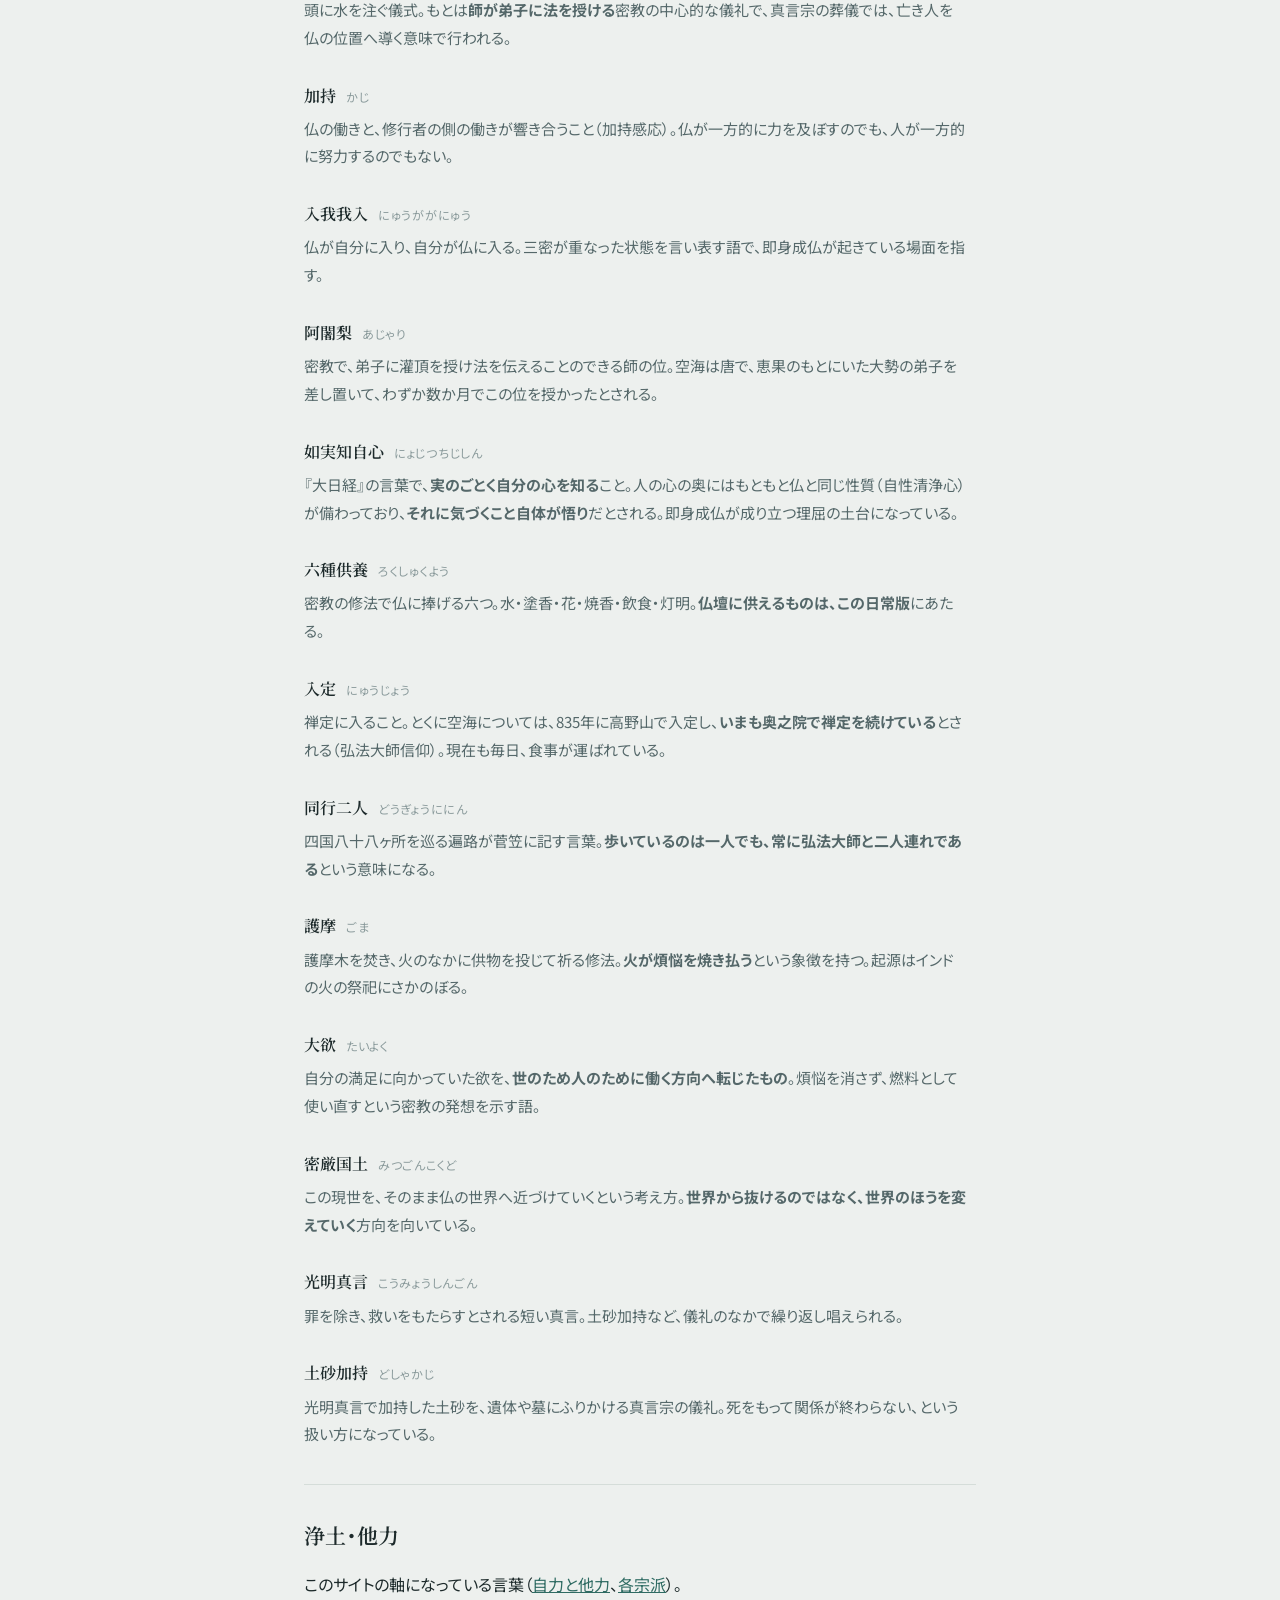
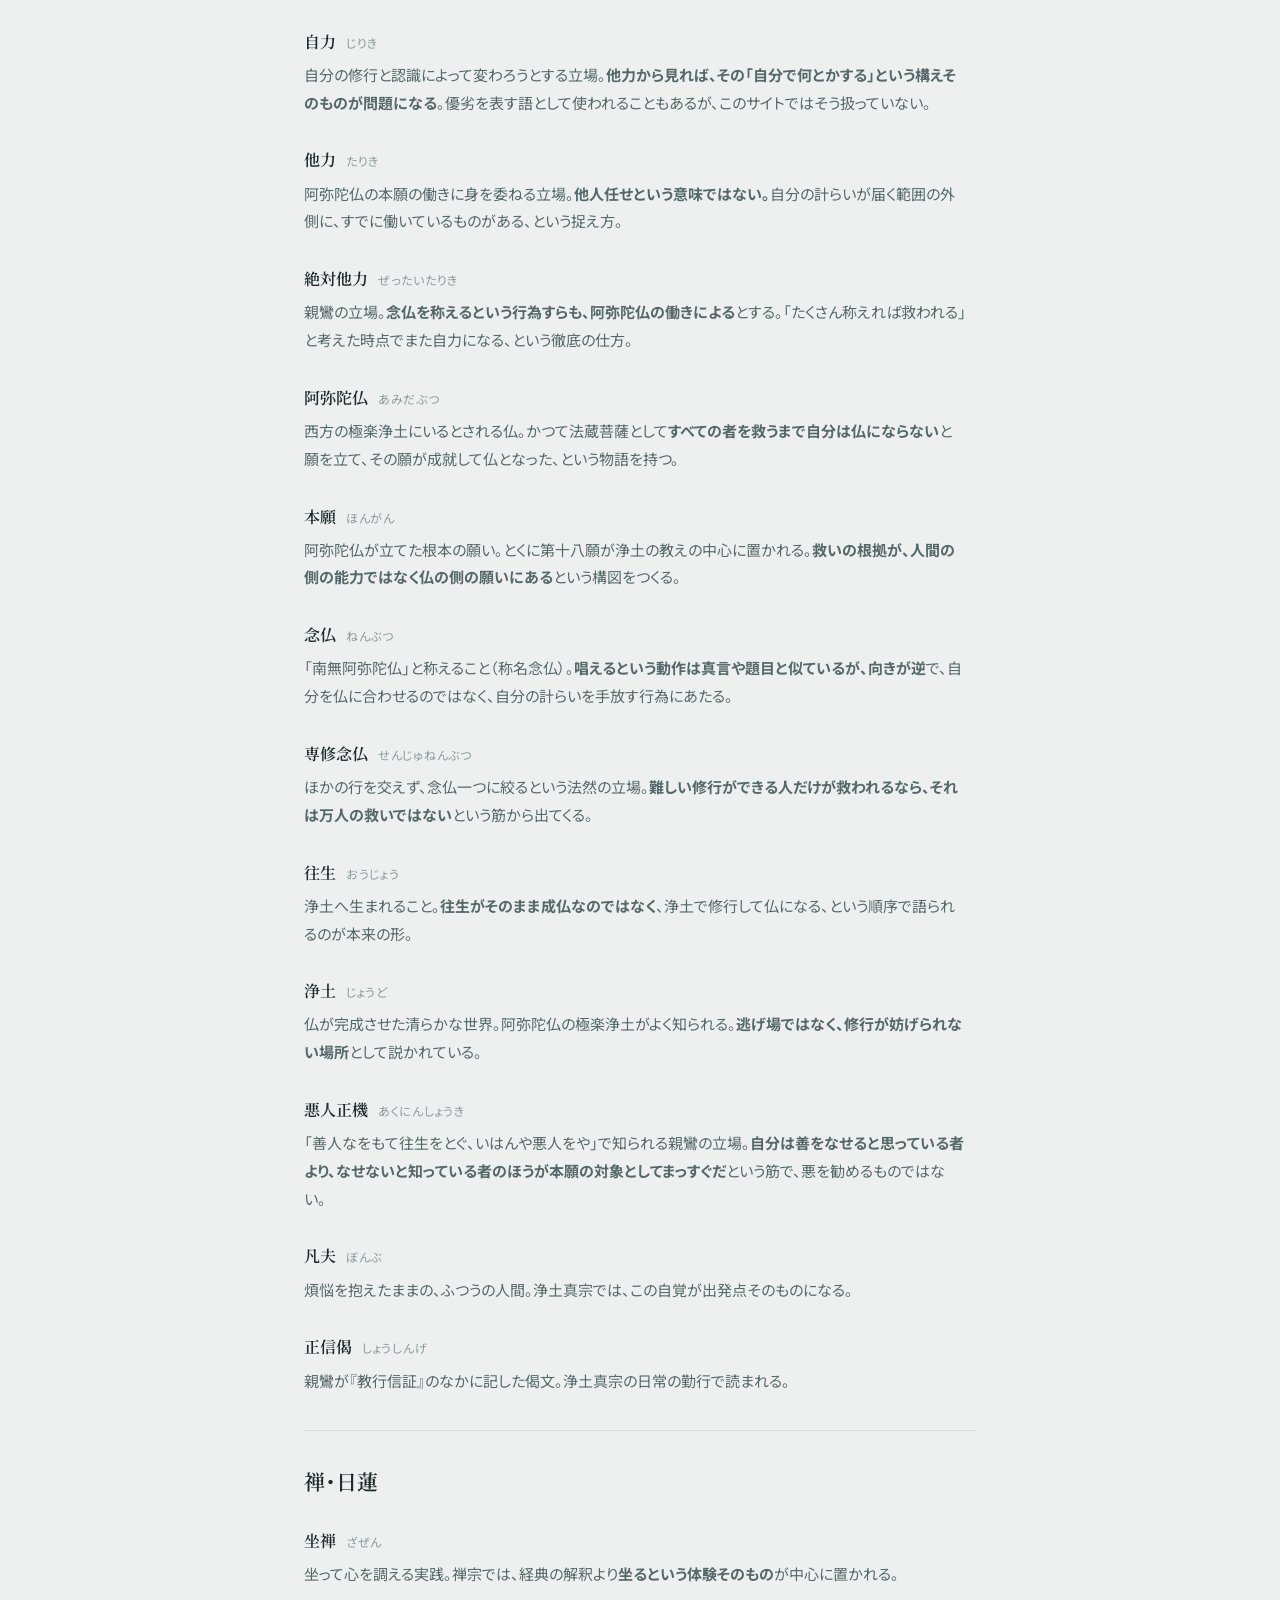
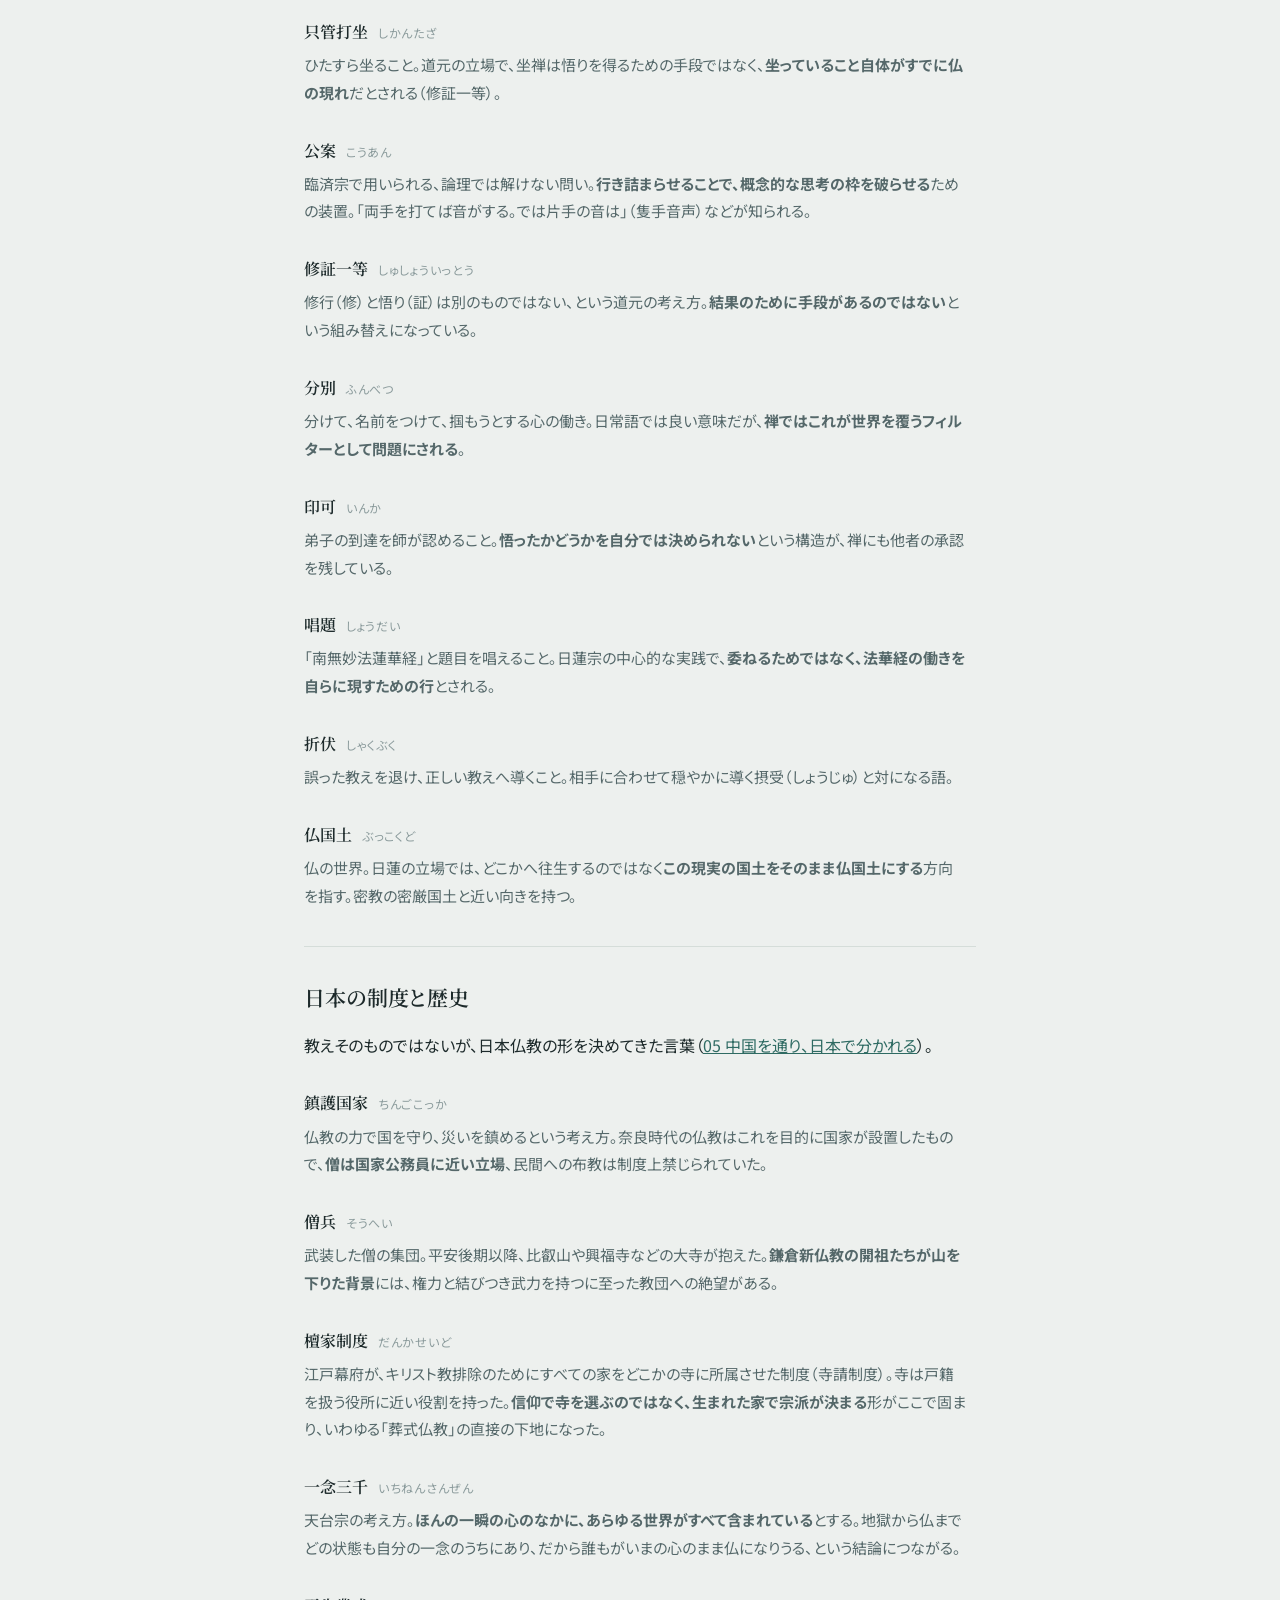
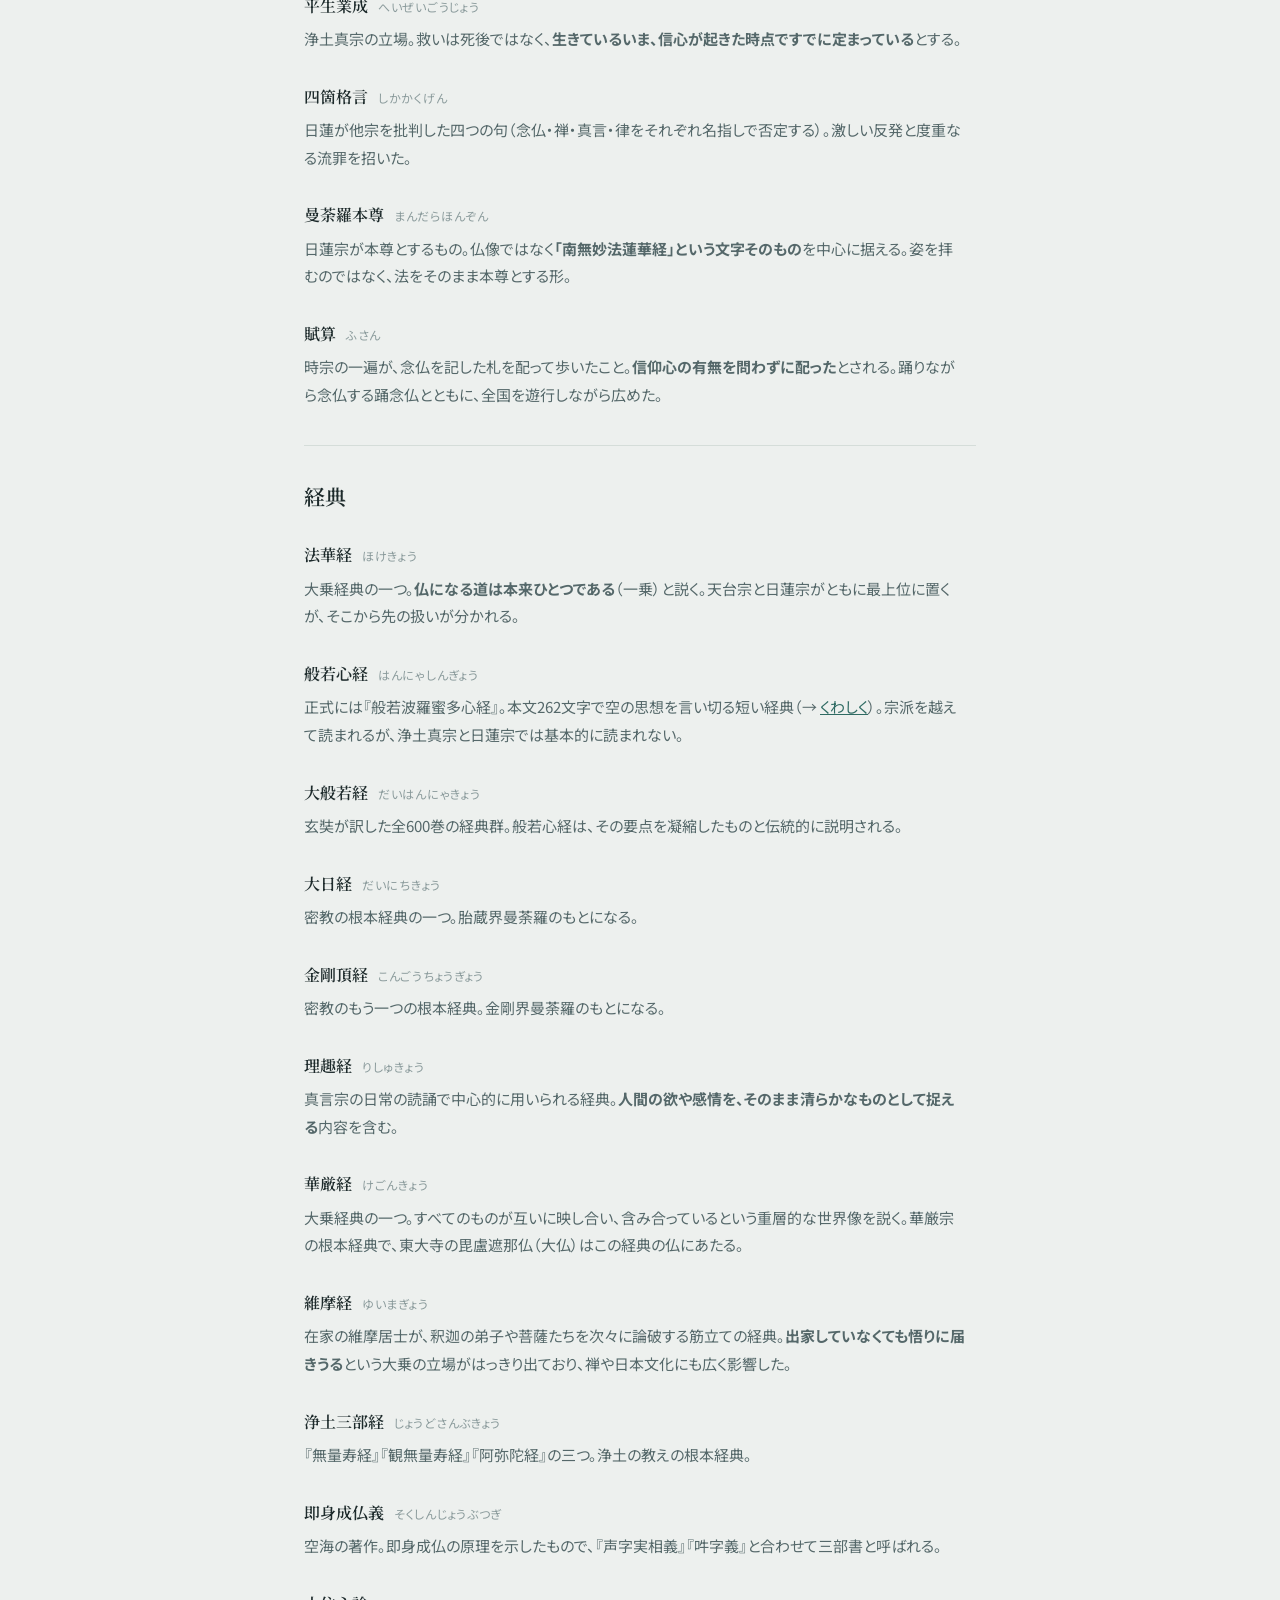
<file: glossary.html>
<!DOCTYPE html>
<html lang="ja">
<head>
<meta charset="UTF-8">
<meta name="viewport" content="width=device-width, initial-scale=1.0">
<title>用語集 — 仏教のことばを、ひととおり｜仏教の思想史</title>
<meta name="description" content="輪廻・業・空・縁起・即身成仏・他力・只管打坐まで、このサイトに出てくる仏教用語をまとめた一覧。同じ言葉が宗派によって別のものを指す場合は、その違いも書いた。本文の用語からここへ飛べる。">
<link rel="icon" href="data:image/svg+xml,<svg xmlns=%22http://www.w3.org/2000/svg%22 viewBox=%220 0 100 100%22><text y=%22.9em%22 font-size=%2290%22>☸</text></svg>">
<link rel="preconnect" href="https://fonts.googleapis.com">
<link rel="preconnect" href="https://fonts.gstatic.com" crossorigin>
<link href="https://fonts.googleapis.com/css2?family=Noto+Serif+JP:wght@400;600;700&family=Noto+Sans+JP:wght@400;500;700&display=swap" rel="stylesheet">
<link rel="stylesheet" href="css/style.css">
</head>
<body>

<header class="top">
  <div class="wrap">
    <a class="sitemark" href="index.html">BUDDHISM ｜ 仏教の思想史</a>
    <a class="back" href="../religion/">← 宗教</a>
  </div>
</header>

<main class="wrap">
  <div class="hero">
    <p class="eyebrow">GLOSSARY</p>
    <h1>ことばが難しいのではなく、<br><span class="em">指すものが違っている。</span></h1>
    <p class="lede">仏教の話が分かりにくくなる理由の半分は、用語そのものより、<strong>同じ言葉が立場によって別のものを指している</strong>ことにあると思う。「救い」も「成仏」も「唱える」も、宗派をまたぐと中身が入れ替わる。</p>
    <p class="lede">ここは、このサイトに出てくる用語をまとめた一覧。意味が分かれているものは、分かれたまま書いた。各ページの本文で用語が最初に出てくるところから、ここの該当項目へ飛べるようにしてある。</p>
    <nav class="jump">
      <a href="#c-india">インドの下地</a>
      <a href="#c-basic">ブッダの枠組み</a>
      <a href="#c-mahayana">大乗</a>
      <a href="#c-buddhas">仏と菩薩</a>
      <a href="#c-esoteric">密教・真言</a>
      <a href="#c-pure">浄土・他力</a>
      <a href="#c-zen">禅・日蓮</a>
      <a href="#c-japan">日本の制度</a>
      <a href="#c-sutra">経典</a>
      <a href="#c-misc">儀礼・その他</a>
    </nav>
  </div>

  <section class="ch" id="c-india">
    <h2>インドの下地</h2>
    <p>仏教が使っている言葉の多くは、仏教が作ったものではない。ブッダ以前のインドにあった枠組みを引き受け、そこで意味をずらしている（<a href="before-buddha.html">01 ブッダ以前</a>）。</p>
    <dl class="gloss">
      <dt id="g-rinne">輪廻<span class="yomi">りんね ／ サンサーラ</span></dt>
      <dd>死んでも終わらず、次の生へ生まれ変わり続けること。インドでは、これは希望ではなく<strong>終わらない苦しみ</strong>として問題にされた。仏教もこの前提を引き受けている。</dd>

      <dt id="g-gou">業<span class="yomi">ごう ／ カルマ</span></dt>
      <dd>行為と、その行為が残す力。何をしたかが次の生のあり方を決める、という因果の考え方。<strong>神が裁くのではなく、自分の行為が自分に返る</strong>という点が、祭祀に頼る宗教観との分かれ目になった。</dd>

      <dt id="g-gedatsu">解脱<span class="yomi">げだつ ／ モークシャ</span></dt>
      <dd>輪廻から抜け出ること。インド思想全体の共通目標で、仏教だけの言葉ではない。何をもって抜けたとするかは立場ごとに違う。</dd>

      <dt id="g-veda">ヴェーダ<span class="yomi">VEDA</span></dt>
      <dd>古代インドの聖典群。神々への讃歌と、祭祀の手順が中心にある。世界を動かす力を<strong>祭祀の正しさ</strong>に見る世界観だった。</dd>

      <dt id="g-upanishad">ウパニシャッド<span class="yomi">UPANIṢAD</span></dt>
      <dd>ヴェーダの後期に現れた思索の文献群。関心が祭祀の手順から<strong>世界と自己の根本は何か</strong>へ移る。梵我一如（ブラフマンとアートマンは一つである）という考え方がここで出てくる。</dd>

      <dt id="g-brahman">ブラフマン<span class="yomi">BRAHMAN ／ 梵</span></dt>
      <dd>宇宙の根本原理。世界を成り立たせている、それ自体で在るもの。</dd>

      <dt id="g-atman">アートマン<span class="yomi">ĀTMAN ／ 我</span></dt>
      <dd>変わらない自己の本体。<strong>仏教はこれを否定した</strong>（→ <a href="#g-muga">無我</a>）。輪廻は認めながら、生まれ変わる主体だけを認めないところに、仏教の独特さがある。</dd>

      <dt id="g-shamon">沙門<span class="yomi">しゃもん</span></dt>
      <dd>ヴェーダの権威の外側で、出家し独自に修行した人々。ブッダもその一人だった。当時のインドには、こうした自由な思想家が多数いた。</dd>
    </dl>
  </section>

  <section class="ch" id="c-basic">
    <h2>ブッダの枠組み</h2>
    <p>最初期の教えを組み立てている言葉（<a href="buddha.html">02 ブッダ</a>、詳しくは<a href="../early-buddhism/">原始仏教</a>のセクション）。</p>
    <dl class="gloss">
      <dt id="g-shishotai">四聖諦<span class="yomi">ししょうたい ／ 四諦</span></dt>
      <dd>苦・集・滅・道の四つ。<strong>苦しみがある／原因がある／消せる／消す道がある</strong>という、医者の診断に似た形をとる教えの骨格。</dd>

      <dt id="g-hasshodo">八正道<span class="yomi">はっしょうどう</span></dt>
      <dd>苦しみを消すための八つの実践項目（正見・正思惟・正語・正業・正命・正精進・正念・正定）。見方、話し方、生活、集中までを含む。四諦の四つめ「道諦」の中身にあたり、両極端を避ける<a href="#g-chudo">中道</a>として示された。</dd>

      <dt id="g-chudo">中道<span class="yomi">ちゅうどう</span></dt>
      <dd>対立する二つの極端を離れていること。ブッダは快楽に浸ることも、身体を痛めつける苦行も捨て、その中間ではなく<strong>どちらにも寄らない道</strong>として八正道を示した。<strong>「ほどほど」という妥協ではない。</strong>のちの各宗派も、自分たちの教理の核心をこの語で言い表すことが多い。</dd>

      <dt id="g-sanboin">三法印<span class="yomi">さんぼういん</span></dt>
      <dd>仏教であることの目印とされる三つ。<strong>諸行無常</strong>（すべては移り変わる）、<strong>諸法無我</strong>（それ自体で成り立つものはない）、<strong>涅槃寂静</strong>（渇愛の消えた静けさ）。古い形では三つめが<strong>一切皆苦</strong>（一切行苦）で、涅槃寂静に置き換える数え方は大乗で一般的になったとされる。四つすべてを挙げて四法印とすることもある。</dd>

      <dt id="g-mujou">無常<span class="yomi">むじょう</span></dt>
      <dd>すべては移り変わり、同じ状態にとどまらないということ。悲観ではなく、観察された事実として置かれている。</dd>

      <dt id="g-muga">無我<span class="yomi">むが ／ アナートマン</span></dt>
      <dd>変わらない自己の本体（アートマン）はない、ということ。<strong>「自分がない」ではなく、「固定した中身としての自分はない」</strong>。心も身体も条件によって成り立ち、移り変わり続けている。</dd>

      <dt id="g-muki">無記<span class="yomi">むき</span></dt>
      <dd>ブッダが答えを与えなかった問いのこと。世界は永遠か、魂と身体は同じか、悟った者は死後どうなるか——こうした形而上学的な問いに、ブッダは肯定も否定もしなかった。<strong>答えが出せないからではなく、答えても苦しみが減らないから</strong>、という扱い方だとされる。</dd>

      <dt id="g-engi">縁起<span class="yomi">えんぎ</span></dt>
      <dd>あらゆるものは、原因と条件の関わり合いのなかで成り立っているということ。単独で在るものはない。のちに<a href="#g-kuu">空</a>の思想はここを徹底させる。</dd>

      <dt id="g-mumyou">無明<span class="yomi">むみょう</span></dt>
      <dd>ものごとのあり方を、そのとおりに見ていない状態。知識がないことではなく、<strong>見方が歪んでいること</strong>を指す。苦しみの根本原因に置かれる。</dd>

      <dt id="g-katsuai">渇愛<span class="yomi">かつあい ／ タンハー</span></dt>
      <dd>渇いた者が水を求めるような、掴もうとする欲求。<strong>欲があること自体ではなく、手放せない粘り</strong>のほうが問題にされている。</dd>

      <dt id="g-bonnou">煩悩<span class="yomi">ぼんのう</span></dt>
      <dd>心を乱し、苦しみを生む働きの総称。<strong>扱い方が立場によって逆を向く</strong>言葉でもある。消す方向へ進むのが初期仏教から禅までの基本線で、<a href="shingon.html">真言宗</a>は消さずに向きを変えて使う（→ <a href="#g-taiyoku">大欲</a>）。</dd>

      <dt id="g-sandoku">三毒<span class="yomi">さんどく</span></dt>
      <dd>煩悩の代表格とされる三つ。貪（むさぼり）・瞋（いかり）・痴（おろかさ）。真言宗の焼香を三回行う意味づけにも使われる。</dd>

      <dt id="g-goun">五蘊<span class="yomi">ごうん</span></dt>
      <dd>人間を組み立てている五つの要素。色（身体・物質）・受（感受）・想（イメージ）・行（意志）・識（識別）。<strong>「私」はこの集まりであって、その奥に別の本体があるわけではない</strong>という見方を支える。</dd>

      <dt id="g-nehan">涅槃<span class="yomi">ねはん ／ ニルヴァーナ</span></dt>
      <dd>もとは「吹き消す」という意味。渇愛の火が消えた心の状態を指す。<strong>どこかへ行くことではなく、燃えていたものが鎮まること</strong>。</dd>

      <dt id="g-arakan">阿羅漢<span class="yomi">あらかん</span></dt>
      <dd>修行を完成し、もう輪廻しないとされる境地。部派仏教における到達点で、<a href="mahayana.html">大乗</a>はこれを頂点に置く形を問い直した。</dd>

      <dt id="g-buha">部派仏教<span class="yomi">ぶはぶっきょう</span></dt>
      <dd>ブッダの死後、教団が解釈の違いから分かれていった段階の仏教。仏滅からおよそ100年後に<strong>上座部</strong>と<strong>大衆部</strong>に分かれ（根本分裂）、さらに分派して最終的に20ほどの部派になったとされる。教えを精密に整理する方向へ進んだ時代で、このうち現在まで続いているのが上座部の系統（南伝の上座部仏教）になる。</dd>

      <dt id="g-abidharma">アビダルマ<span class="yomi">ABHIDHARMA ／ 阿毘達磨</span></dt>
      <dd>部派が作り上げた、教えの体系的な分析・分類。世界を構成する要素（法）を細かく立てていく。<strong>精密になりすぎた体系そのものが、次の批判の的になる</strong>。</dd>

      <dt id="g-shikan">止観<span class="yomi">しかん</span></dt>
      <dd>心を静めること（止）と、ありのままを観ること（観）。天台宗の中心的な実践として体系化された。</dd>
    </dl>
  </section>

  <section class="ch" id="c-mahayana">
    <h2>大乗</h2>
    <p>紀元前後から現れた流れが持ち込んだ言葉（<a href="mahayana.html">03 大乗</a>）。</p>
    <dl class="gloss">
      <dt id="g-daijou">大乗<span class="yomi">だいじょう ／ マハーヤーナ</span></dt>
      <dd>「大きな乗り物」。<strong>出家した少数だけでなく、すべての生きものを乗せて運ぶ</strong>という自己規定からきた呼び名。従来の立場を小乗と呼んだのは大乗側の言い方で、現在の研究では使わない。</dd>

      <dt id="g-bosatsu">菩薩<span class="yomi">ぼさつ</span></dt>
      <dd>仏になることを目指しながら、<strong>自分だけ先に抜けることをせず、他者の救いのために働き続ける</strong>存在。大乗が理想に置いた生き方で、特別な誰かではなく、誰もがそう生きうるとされる。</dd>

      <dt id="g-ropparamitsu">六波羅蜜<span class="yomi">ろくはらみつ</span></dt>
      <dd>菩薩の実践六つ。布施・持戒・忍辱・精進・禅定・智慧。最後の智慧が<a href="#g-hannya">般若波羅蜜多</a>にあたる。</dd>

      <dt id="g-shigu">四弘誓願<span class="yomi">しぐせいがん</span></dt>
      <dd>菩薩が立てる四つの願い。生きものをすべて救う、煩悩をすべて断つ、教えをすべて学ぶ、仏の道を成し遂げる。<strong>どれも達成不可能な形で立てられている</strong>ところに意味があるとされる。</dd>

      <dt id="g-eko">廻向<span class="yomi">えこう</span></dt>
      <dd>自分の積んだ功徳を、自分のものにせず他者へ振り向けること。<strong>善い行いすら抱え込まない</strong>という大乗の姿勢を示す。法事で「故人に廻向する」という使い方もここからきている。</dd>

      <dt id="g-sanjo">三乗<span class="yomi">さんじょう</span></dt>
      <dd>声聞（教えを聞いて悟る者）・縁覚（独りで悟る者）・菩薩（仏となって他を救う者）という三つの道。『<a href="lotus-sutra.html">法華経</a>』は、この区別を<a href="#g-houben">方便</a>とし、本当の道は一つだけ（<a href="#g-ichijou">一乗</a>）だと説く。</dd>

      <dt id="g-houben">方便<span class="yomi">ほうべん</span></dt>
      <dd>相手に届く形をとること。<strong>その場しのぎの嘘という意味ではない。</strong>段階に応じて説き方を変える工夫を指し、法華経ではこれまでの教えがすべて方便として位置づけ直される。</dd>

      <dt id="g-kuu">空<span class="yomi">くう ／ シューニヤター</span></dt>
      <dd>あらゆるものに、それ自体で成り立つ中身（自性）がないということ。<strong>「何もない」ではない。</strong>関係と条件のなかでそのつど成り立っているから、固定して掴めない、という意味になる。龍樹が体系化した。</dd>

      <dt id="g-shikisoku">色即是空・空即是色<span class="yomi">しきそくぜくう・くうそくぜしき</span></dt>
      <dd>かたちあるものはそのまま空であり、空はそのままかたちあるものとして現れる。<strong>否定して終わりではなく、往復になっている</strong>ところが肝心（→ <a href="heart-sutra.html">般若心経</a>）。</dd>

      <dt id="g-hannya">般若波羅蜜多<span class="yomi">はんにゃはらみた</span></dt>
      <dd>智慧の完成。空を見抜く智慧を、実践として完成させていくこと。般若経典群の主題で、『般若心経』の題名もここからきている。</dd>

      <dt id="g-musho">無所得<span class="yomi">むしょとく</span></dt>
      <dd>得るべき何かがあると考えないこと。悟りさえも所有の対象にしない、という徹底した立場。<strong>ここから、心のひっかかりと恐れが外れていく</strong>とされる。</dd>

      <dt id="g-chugan">中観<span class="yomi">ちゅうがん</span></dt>
      <dd>龍樹の『中論』にもとづく大乗の学派。空の立場から、有るとも無いとも決めつけない道（中道）を示す。唯識と並ぶ大乗の二大潮流とされる。</dd>

      <dt id="g-busshou">仏性<span class="yomi">ぶっしょう</span></dt>
      <dd>誰もがもともと持っている、仏となる性質。<strong>足りないものを足すのではなく、覆いを取る</strong>という発想へ道を開いた。禅や天台の立場を支えている。</dd>

      <dt id="g-nyoraizou">如来蔵<span class="yomi">にょらいぞう</span></dt>
      <dd>すべての生きもののうちに、仏となるものが蔵されているという考え方。仏性とほぼ重なる文脈で使われる。</dd>

      <dt id="g-yuishiki">唯識<span class="yomi">ゆいしき</span></dt>
      <dd>世界は認識の働きとして現れている、と見る大乗の学派。表層の意識の下に<strong>阿頼耶識</strong>という深い層を置き、そこに行為の残した種が蓄えられ、それがまた世界の見え方を作る、という循環で説明する。空が「何が無いか」を示すのに対し、唯識は<strong>なぜ在るように見えるのか</strong>を扱う。</dd>

      <dt id="g-ichijou">一乗<span class="yomi">いちじょう</span></dt>
      <dd>仏になる道は本来ひとつである、という『法華経』の立場。<strong>教えが幾通りにも見えるのは、相手に応じた説き方の違いにすぎない</strong>とする。天台宗の軸になる。</dd>

      <dt id="g-hibussetsu">大乗非仏説<span class="yomi">だいじょうひぶっせつ</span></dt>
      <dd>大乗経典はブッダの死後に作られたもので、ブッダ自身の説ではない、という指摘。江戸期の富永仲基の加上説が有名で、近代の文献研究もこの方向を裏づけている。<strong>大乗の側は、経典を録音ではなく教えの受け取り直しと見る</strong>ことで応じてきた。</dd>

      <dt id="g-kyousou">教相判釈<span class="yomi">きょうそうはんじゃく</span></dt>
      <dd>互いに矛盾する経典群に序列をつけ、全体を一つの体系として整理する方法。中国仏教の発明で、どれを最上位に置くかがそのまま宗派の立場になった。</dd>

      <dt id="g-mappou">末法<span class="yomi">まっぽう</span></dt>
      <dd>ブッダの死後、時代が下って<strong>修行しても悟れなくなる時代</strong>に入るという時代区分の考え方。日本では1052年に入ったと広く信じられ、鎌倉の各宗派が生まれる前提になった。</dd>

      <dt id="g-hosshin">法身<span class="yomi">ほっしん</span></dt>
      <dd>姿かたちを超えた、真理そのものとしての仏。歴史上の人物としての仏（釈迦）と区別される。密教の<a href="#g-dainichi">大日如来</a>はこの法身仏にあたる。</dd>

      <dt id="g-junikkien">十二因縁<span class="yomi">じゅうにいんねん</span></dt>
      <dd>無明から老死まで、迷いが成り立つ過程を十二の段階でつないだもの。『般若心経』では、この一つひとつも「ない」と否定される。</dd>

      <dt id="g-rokkon">六根・六境・十八界<span class="yomi">ろっこん・ろっきょう・じゅうはちかい</span></dt>
      <dd>六根は感覚器官（眼・耳・鼻・舌・身・意）、六境はその対象（色・声・香・味・触・法）、両者に認識作用を合わせた全領域が十八界。<strong>認識のすべてを数え上げる枠組み</strong>で、般若心経はそれをまとめて否定する。</dd>
    </dl>
  </section>

  <section class="ch" id="c-buddhas">
    <h2>仏と菩薩</h2>
    <p>寺に並んでいる像は、同じ種類ではない。四つの層に分かれている（<a href="buddhas.html">仏・菩薩・観音</a>）。</p>
    <dl class="gloss">
      <dt id="g-nyorai">如来<span class="yomi">にょらい</span></dt>
      <dd>悟りを開いた存在。釈迦・阿弥陀・大日・薬師など。像では<strong>装飾を持たず、布一枚をまとった姿</strong>で表される（大日如来だけは宝冠をつける）。</dd>

      <dt id="g-sanjin">三身<span class="yomi">さんじん</span></dt>
      <dd>仏を三つの層で捉える大乗の考え方。<strong>法身</strong>（真理そのものとしての仏）、<strong>報身</strong>（願が成就して仏となった存在＝阿弥陀など）、<strong>応身</strong>（人を救うため人の姿で現れた仏＝釈迦）。<strong>仏が複数いても矛盾しない</strong>ための枠組みになっている。</dd>

      <dt id="g-kanjizai">観音菩薩<span class="yomi">かんのんぼさつ ／ 観自在菩薩</span></dt>
      <dd>苦しむ者が名を呼べば、その声を観じて救いに来るとされる菩薩。『法華経』の観音経（普門品）にもとづき、相手に応じて<strong>三十三の姿に変えて現れる</strong>。十一面・千手・如意輪などの像がある。阿弥陀如来の脇侍でもあり、宝冠に小さな阿弥陀を乗せていることが多い。『<a href="heart-sutra.html">般若心経</a>』で語る側に立つ観自在菩薩も同じ仏。</dd>

      <dt id="g-jizo">地蔵菩薩<span class="yomi">じぞうぼさつ</span></dt>
      <dd>菩薩でありながら、例外的に僧の姿をとる。釈迦の入滅から弥勒が現れるまでの<strong>仏のいない時代</strong>に、地獄まで含めたすべての世界で人を救うとされる。日本では子どもや旅の守り手として路傍に立つ。</dd>

      <dt id="g-miroku">弥勒菩薩<span class="yomi">みろくぼさつ</span></dt>
      <dd>釈迦の次に仏となることが決まっている未来仏。それまでは兜率天にいるとされ、遠い未来に現れて人々を救うと説かれる。</dd>

      <dt id="g-myoo">明王<span class="yomi">みょうおう</span></dt>
      <dd>密教とともに入ってきた層。<strong>大日如来が怒りの姿をとって現れたもの</strong>とされ、穏やかな説得では届かない相手を力ずくでも導く。不動明王、愛染明王など。</dd>

      <dt id="g-tenbu">天部<span class="yomi">てんぶ</span></dt>
      <dd>もとはインドの神々で、仏教に取り込まれて仏法を守る役に回った層。梵天（ブラフマー）、帝釈天（インドラ）、四天王、弁才天など。<strong>仏教では神も輪廻のなかにいる生きもの</strong>で、仏ではないとされる。</dd>

      <dt id="g-fudou">不動明王<span class="yomi">ふどうみょうおう</span></dt>
      <dd>明王の代表。炎を背負い、剣で迷いを断ち、縄で引き寄せる姿をとる。真言宗の護摩の本尊になることが多い。</dd>

      <dt id="g-kuon">久遠実成<span class="yomi">くおんじつじょう</span></dt>
      <dd>『法華経』如来寿量品の主張。<strong>釈迦は久遠の昔からすでに仏であり</strong>、この生涯で悟ったように見えたのも、入滅したのも人々を導く方便だった、とする。仏を過去の人ではなく、いまも働いているものとして捉え直すことになる。</dd>
    </dl>
  </section>

  <section class="ch" id="c-esoteric">
    <h2>密教・真言</h2>
    <p>密教と、日本で空海が組み立てた真言宗の言葉（<a href="esoteric.html">04 密教</a>、<a href="shingon.html">真言宗</a>）。</p>
    <dl class="gloss">
      <dt id="g-mikkyou">密教<span class="yomi">みっきょう</span></dt>
      <dd>7世紀ごろインドで成立した流れ。<strong>秘密にしているから密なのではなく、体験と実践を通してしか渡らない</strong>という含みが強い。師から弟子へ直接伝える形をとる。</dd>

      <dt id="g-kengyou">顕教<span class="yomi">けんぎょう</span></dt>
      <dd>密教から見た、それ以外の教え。<strong>言葉で説明し、段階を追って伝えられる教え</strong>を指す。密教との対で使われる語。</dd>

      <dt id="g-dainichi">大日如来<span class="yomi">だいにちにょらい ／ マハーヴァイローチャナ</span></dt>
      <dd>密教の中心となる仏。悟りを開いた人物ではなく、<strong>宇宙の真理とその働きそのもの</strong>が仏として名指されている。他のあらゆる仏は、大日如来が場面に応じてとった姿と見る。</dd>

      <dt id="g-sokushin">即身成仏<span class="yomi">そくしんじょうぶつ</span></dt>
      <dd>生まれ変わりを重ねずに、<strong>いまのこの身のまま仏の境地に至る</strong>という真言宗の主張。仏と自分がもともと切り離されていない、という前提から出てくる。</dd>

      <dt id="g-sanmitsu">三密<span class="yomi">さんみつ</span></dt>
      <dd>身体・言葉・意識の三つを使う実践。<strong>身密</strong>（手に印を結ぶ）、<strong>口密</strong>（真言を唱える）、<strong>意密</strong>（心に仏を観じる）。三つが仏の働きと重なることを目指す。</dd>

      <dt id="g-shingon">真言<span class="yomi">しんごん ／ マントラ</span></dt>
      <dd>唱えることばそのものに働きがあるとされる短い句。<strong>意味を伝えるための言葉ではない</strong>ところが、経典の読誦とも念仏とも違う。</dd>

      <dt id="g-in">印<span class="yomi">いん ／ 印契</span></dt>
      <dd>手と指で結ぶ形。仏の働きに、身体の構えのほうを合わせていくための所作。</dd>

      <dt id="g-mandara">曼荼羅<span class="yomi">まんだら ／ マンダラ</span></dt>
      <dd>中心に大日如来を置き、無数の仏と菩薩を方位をもって配置した図。仏の集合写真ではなく<strong>宇宙の構造図</strong>で、読むものではなく前に座って観るもの。</dd>

      <dt id="g-taizou">胎蔵界<span class="yomi">たいぞうかい</span></dt>
      <dd>『大日経』にもとづく曼荼羅。<strong>理</strong>——大日如来の慈悲が、あらゆる方向へ展開していく様を示す。</dd>

      <dt id="g-kongoukai">金剛界<span class="yomi">こんごうかい</span></dt>
      <dd>『金剛頂経』にもとづく曼荼羅。<strong>智</strong>——仏の智慧と、悟りへ至る実践の過程を示す。胎蔵界と対にして両界曼荼羅（両部曼荼羅）と呼ぶ。</dd>

      <dt id="g-ritsutai">立体曼荼羅<span class="yomi">りったいまんだら</span></dt>
      <dd>東寺講堂で、二十一体の仏像を曼荼羅の配置どおりに空間に並べたもの。平面に描くだけでなく、身体ごと入れる場として立ててある。</dd>

      <dt id="g-kanjou">灌頂<span class="yomi">かんじょう</span></dt>
      <dd>頭に水を注ぐ儀式。もとは<strong>師が弟子に法を授ける</strong>密教の中心的な儀礼で、真言宗の葬儀では、亡き人を仏の位置へ導く意味で行われる。</dd>

      <dt id="g-kaji">加持<span class="yomi">かじ</span></dt>
      <dd>仏の働きと、修行者の側の働きが響き合うこと（加持感応）。仏が一方的に力を及ぼすのでも、人が一方的に努力するのでもない。</dd>

      <dt id="g-nyuuga">入我我入<span class="yomi">にゅうががにゅう</span></dt>
      <dd>仏が自分に入り、自分が仏に入る。三密が重なった状態を言い表す語で、即身成仏が起きている場面を指す。</dd>

      <dt id="g-ajari">阿闍梨<span class="yomi">あじゃり</span></dt>
      <dd>密教で、弟子に灌頂を授け法を伝えることのできる師の位。空海は唐で、恵果のもとにいた大勢の弟子を差し置いて、わずか数か月でこの位を授かったとされる。</dd>

      <dt id="g-nyojitsu">如実知自心<span class="yomi">にょじつちじしん</span></dt>
      <dd>『大日経』の言葉で、<strong>実のごとく自分の心を知る</strong>こと。人の心の奥にはもともと仏と同じ性質（自性清浄心）が備わっており、<strong>それに気づくこと自体が悟り</strong>だとされる。即身成仏が成り立つ理屈の土台になっている。</dd>

      <dt id="g-rokushu">六種供養<span class="yomi">ろくしゅくよう</span></dt>
      <dd>密教の修法で仏に捧げる六つ。水・塗香・花・焼香・飲食・灯明。<strong>仏壇に供えるものは、この日常版</strong>にあたる。</dd>

      <dt id="g-nyujo">入定<span class="yomi">にゅうじょう</span></dt>
      <dd>禅定に入ること。とくに空海については、835年に高野山で入定し、<strong>いまも奥之院で禅定を続けている</strong>とされる（弘法大師信仰）。現在も毎日、食事が運ばれている。</dd>

      <dt id="g-dogyo">同行二人<span class="yomi">どうぎょうににん</span></dt>
      <dd>四国八十八ヶ所を巡る遍路が菅笠に記す言葉。<strong>歩いているのは一人でも、常に弘法大師と二人連れである</strong>という意味になる。</dd>

      <dt id="g-goma">護摩<span class="yomi">ごま</span></dt>
      <dd>護摩木を焚き、火のなかに供物を投じて祈る修法。<strong>火が煩悩を焼き払う</strong>という象徴を持つ。起源はインドの火の祭祀にさかのぼる。</dd>

      <dt id="g-taiyoku">大欲<span class="yomi">たいよく</span></dt>
      <dd>自分の満足に向かっていた欲を、<strong>世のため人のために働く方向へ転じたもの</strong>。煩悩を消さず、燃料として使い直すという密教の発想を示す語。</dd>

      <dt id="g-mitsugon">密厳国土<span class="yomi">みつごんこくど</span></dt>
      <dd>この現世を、そのまま仏の世界へ近づけていくという考え方。<strong>世界から抜けるのではなく、世界のほうを変えていく</strong>方向を向いている。</dd>

      <dt id="g-koumyou">光明真言<span class="yomi">こうみょうしんごん</span></dt>
      <dd>罪を除き、救いをもたらすとされる短い真言。土砂加持など、儀礼のなかで繰り返し唱えられる。</dd>

      <dt id="g-doshakaji">土砂加持<span class="yomi">どしゃかじ</span></dt>
      <dd>光明真言で加持した土砂を、遺体や墓にふりかける真言宗の儀礼。死をもって関係が終わらない、という扱い方になっている。</dd>
    </dl>
  </section>

  <section class="ch" id="c-pure">
    <h2>浄土・他力</h2>
    <p>このサイトの軸になっている言葉（<a href="jiriki-tariki.html">自力と他力</a>、<a href="schools.html">各宗派</a>）。</p>
    <dl class="gloss">
      <dt id="g-jiriki">自力<span class="yomi">じりき</span></dt>
      <dd>自分の修行と認識によって変わろうとする立場。<strong>他力から見れば、その「自分で何とかする」という構えそのものが問題になる</strong>。優劣を表す語として使われることもあるが、このサイトではそう扱っていない。</dd>

      <dt id="g-tariki">他力<span class="yomi">たりき</span></dt>
      <dd>阿弥陀仏の本願の働きに身を委ねる立場。<strong>他人任せという意味ではない。</strong>自分の計らいが届く範囲の外側に、すでに働いているものがある、という捉え方。</dd>

      <dt id="g-zettai">絶対他力<span class="yomi">ぜったいたりき</span></dt>
      <dd>親鸞の立場。<strong>念仏を称えるという行為すらも、阿弥陀仏の働きによる</strong>とする。「たくさん称えれば救われる」と考えた時点でまた自力になる、という徹底の仕方。</dd>

      <dt id="g-amida">阿弥陀仏<span class="yomi">あみだぶつ</span></dt>
      <dd>西方の極楽浄土にいるとされる仏。かつて法蔵菩薩として<strong>すべての者を救うまで自分は仏にならない</strong>と願を立て、その願が成就して仏となった、という物語を持つ。</dd>

      <dt id="g-hongan">本願<span class="yomi">ほんがん</span></dt>
      <dd>阿弥陀仏が立てた根本の願い。とくに第十八願が浄土の教えの中心に置かれる。<strong>救いの根拠が、人間の側の能力ではなく仏の側の願いにある</strong>という構図をつくる。</dd>

      <dt id="g-nenbutsu">念仏<span class="yomi">ねんぶつ</span></dt>
      <dd>「南無阿弥陀仏」と称えること（称名念仏）。<strong>唱えるという動作は真言や題目と似ているが、向きが逆</strong>で、自分を仏に合わせるのではなく、自分の計らいを手放す行為にあたる。</dd>

      <dt id="g-senju">専修念仏<span class="yomi">せんじゅねんぶつ</span></dt>
      <dd>ほかの行を交えず、念仏一つに絞るという法然の立場。<strong>難しい修行ができる人だけが救われるなら、それは万人の救いではない</strong>という筋から出てくる。</dd>

      <dt id="g-oujou">往生<span class="yomi">おうじょう</span></dt>
      <dd>浄土へ生まれること。<strong>往生がそのまま成仏なのではなく</strong>、浄土で修行して仏になる、という順序で語られるのが本来の形。</dd>

      <dt id="g-jodo">浄土<span class="yomi">じょうど</span></dt>
      <dd>仏が完成させた清らかな世界。阿弥陀仏の極楽浄土がよく知られる。<strong>逃げ場ではなく、修行が妨げられない場所</strong>として説かれている。</dd>

      <dt id="g-akunin">悪人正機<span class="yomi">あくにんしょうき</span></dt>
      <dd>「善人なをもて往生をとぐ、いはんや悪人をや」で知られる親鸞の立場。<strong>自分は善をなせると思っている者より、なせないと知っている者のほうが本願の対象としてまっすぐだ</strong>という筋で、悪を勧めるものではない。</dd>

      <dt id="g-bonbu">凡夫<span class="yomi">ぼんぶ</span></dt>
      <dd>煩悩を抱えたままの、ふつうの人間。浄土真宗では、この自覚が出発点そのものになる。</dd>

      <dt id="g-shoshinge">正信偈<span class="yomi">しょうしんげ</span></dt>
      <dd>親鸞が『教行信証』のなかに記した偈文。浄土真宗の日常の勤行で読まれる。</dd>
    </dl>
  </section>

  <section class="ch" id="c-zen">
    <h2>禅・日蓮</h2>
    <dl class="gloss">
      <dt id="g-zazen">坐禅<span class="yomi">ざぜん</span></dt>
      <dd>坐って心を調える実践。禅宗では、経典の解釈より<strong>坐るという体験そのもの</strong>が中心に置かれる。</dd>

      <dt id="g-shikan-taza">只管打坐<span class="yomi">しかんたざ</span></dt>
      <dd>ひたすら坐ること。道元の立場で、坐禅は悟りを得るための手段ではなく、<strong>坐っていること自体がすでに仏の現れ</strong>だとされる（修証一等）。</dd>

      <dt id="g-koan">公案<span class="yomi">こうあん</span></dt>
      <dd>臨済宗で用いられる、論理では解けない問い。<strong>行き詰まらせることで、概念的な思考の枠を破らせる</strong>ための装置。「両手を打てば音がする。では片手の音は」（隻手音声）などが知られる。</dd>

      <dt id="g-shushou">修証一等<span class="yomi">しゅしょういっとう</span></dt>
      <dd>修行（修）と悟り（証）は別のものではない、という道元の考え方。<strong>結果のために手段があるのではない</strong>という組み替えになっている。</dd>

      <dt id="g-funbetsu">分別<span class="yomi">ふんべつ</span></dt>
      <dd>分けて、名前をつけて、掴もうとする心の働き。日常語では良い意味だが、<strong>禅ではこれが世界を覆うフィルターとして問題にされる</strong>。</dd>

      <dt id="g-inka">印可<span class="yomi">いんか</span></dt>
      <dd>弟子の到達を師が認めること。<strong>悟ったかどうかを自分では決められない</strong>という構造が、禅にも他者の承認を残している。</dd>

      <dt id="g-shoudai">唱題<span class="yomi">しょうだい</span></dt>
      <dd>「南無妙法蓮華経」と題目を唱えること。日蓮宗の中心的な実践で、<strong>委ねるためではなく、法華経の働きを自らに現すための行</strong>とされる。</dd>

      <dt id="g-shakubuku">折伏<span class="yomi">しゃくぶく</span></dt>
      <dd>誤った教えを退け、正しい教えへ導くこと。相手に合わせて穏やかに導く摂受（しょうじゅ）と対になる語。</dd>

      <dt id="g-bukkokudo">仏国土<span class="yomi">ぶっこくど</span></dt>
      <dd>仏の世界。日蓮の立場では、どこかへ往生するのではなく<strong>この現実の国土をそのまま仏国土にする</strong>方向を指す。密教の密厳国土と近い向きを持つ。</dd>
    </dl>
  </section>

  <section class="ch" id="c-japan">
    <h2>日本の制度と歴史</h2>
    <p>教えそのものではないが、日本仏教の形を決めてきた言葉（<a href="china-japan.html">05 中国を通り、日本で分かれる</a>）。</p>
    <dl class="gloss">
      <dt id="g-chingo">鎮護国家<span class="yomi">ちんごこっか</span></dt>
      <dd>仏教の力で国を守り、災いを鎮めるという考え方。奈良時代の仏教はこれを目的に国家が設置したもので、<strong>僧は国家公務員に近い立場</strong>、民間への布教は制度上禁じられていた。</dd>

      <dt id="g-souhei">僧兵<span class="yomi">そうへい</span></dt>
      <dd>武装した僧の集団。平安後期以降、比叡山や興福寺などの大寺が抱えた。<strong>鎌倉新仏教の開祖たちが山を下りた背景</strong>には、権力と結びつき武力を持つに至った教団への絶望がある。</dd>

      <dt id="g-danka">檀家制度<span class="yomi">だんかせいど</span></dt>
      <dd>江戸幕府が、キリスト教排除のためにすべての家をどこかの寺に所属させた制度（寺請制度）。寺は戸籍を扱う役所に近い役割を持った。<strong>信仰で寺を選ぶのではなく、生まれた家で宗派が決まる</strong>形がここで固まり、いわゆる「葬式仏教」の直接の下地になった。</dd>

      <dt id="g-ichinen">一念三千<span class="yomi">いちねんさんぜん</span></dt>
      <dd>天台宗の考え方。<strong>ほんの一瞬の心のなかに、あらゆる世界がすべて含まれている</strong>とする。地獄から仏までどの状態も自分の一念のうちにあり、だから誰もがいまの心のまま仏になりうる、という結論につながる。</dd>

      <dt id="g-heizei">平生業成<span class="yomi">へいぜいごうじょう</span></dt>
      <dd>浄土真宗の立場。救いは死後ではなく、<strong>生きているいま、信心が起きた時点ですでに定まっている</strong>とする。</dd>

      <dt id="g-shika">四箇格言<span class="yomi">しかかくげん</span></dt>
      <dd>日蓮が他宗を批判した四つの句（念仏・禅・真言・律をそれぞれ名指しで否定する）。激しい反発と度重なる流罪を招いた。</dd>

      <dt id="g-mandarahonzon">曼荼羅本尊<span class="yomi">まんだらほんぞん</span></dt>
      <dd>日蓮宗が本尊とするもの。仏像ではなく<strong>「南無妙法蓮華経」という文字そのもの</strong>を中心に据える。姿を拝むのではなく、法をそのまま本尊とする形。</dd>

      <dt id="g-fusan">賦算<span class="yomi">ふさん</span></dt>
      <dd>時宗の一遍が、念仏を記した札を配って歩いたこと。<strong>信仰心の有無を問わずに配った</strong>とされる。踊りながら念仏する踊念仏とともに、全国を遊行しながら広めた。</dd>
    </dl>
  </section>

  <section class="ch" id="c-sutra">
    <h2>経典</h2>
    <dl class="gloss">
      <dt id="g-hokekyou">法華経<span class="yomi">ほけきょう</span></dt>
      <dd>大乗経典の一つ。<strong>仏になる道は本来ひとつである</strong>（一乗）と説く。天台宗と日蓮宗がともに最上位に置くが、そこから先の扱いが分かれる。</dd>

      <dt id="g-shingyou">般若心経<span class="yomi">はんにゃしんぎょう</span></dt>
      <dd>正式には『般若波羅蜜多心経』。本文262文字で空の思想を言い切る短い経典（→ <a href="heart-sutra.html">くわしく</a>）。宗派を越えて読まれるが、浄土真宗と日蓮宗では基本的に読まれない。</dd>

      <dt id="g-daihannya">大般若経<span class="yomi">だいはんにゃきょう</span></dt>
      <dd>玄奘が訳した全600巻の経典群。般若心経は、その要点を凝縮したものと伝統的に説明される。</dd>

      <dt id="g-dainichikyou">大日経<span class="yomi">だいにちきょう</span></dt>
      <dd>密教の根本経典の一つ。胎蔵界曼荼羅のもとになる。</dd>

      <dt id="g-kongouchou">金剛頂経<span class="yomi">こんごうちょうぎょう</span></dt>
      <dd>密教のもう一つの根本経典。金剛界曼荼羅のもとになる。</dd>

      <dt id="g-rishukyou">理趣経<span class="yomi">りしゅきょう</span></dt>
      <dd>真言宗の日常の読誦で中心的に用いられる経典。<strong>人間の欲や感情を、そのまま清らかなものとして捉える</strong>内容を含む。</dd>

      <dt id="g-kegon">華厳経<span class="yomi">けごんきょう</span></dt>
      <dd>大乗経典の一つ。すべてのものが互いに映し合い、含み合っているという重層的な世界像を説く。華厳宗の根本経典で、東大寺の毘盧遮那仏（大仏）はこの経典の仏にあたる。</dd>

      <dt id="g-yuima">維摩経<span class="yomi">ゆいまぎょう</span></dt>
      <dd>在家の維摩居士が、釈迦の弟子や菩薩たちを次々に論破する筋立ての経典。<strong>出家していなくても悟りに届きうる</strong>という大乗の立場がはっきり出ており、禅や日本文化にも広く影響した。</dd>

      <dt id="g-sanbukyou">浄土三部経<span class="yomi">じょうどさんぶきょう</span></dt>
      <dd>『無量寿経』『観無量寿経』『阿弥陀経』の三つ。浄土の教えの根本経典。</dd>

      <dt id="g-sokushingi">即身成仏義<span class="yomi">そくしんじょうぶつぎ</span></dt>
      <dd>空海の著作。即身成仏の原理を示したもので、『声字実相義』『吽字義』と合わせて三部書と呼ばれる。</dd>

      <dt id="g-juujuushin">十住心論<span class="yomi">じゅうじゅうしんろん</span></dt>
      <dd>空海の著作。人の心のあり方を十の段階に並べ、その最上位に密教を置いた。<strong>他の教えを否定せず、段階として位置づける</strong>整理の仕方をとる。</dd>

      <dt id="g-hiken">般若心経秘鍵<span class="yomi">はんにゃしんぎょうひけん</span></dt>
      <dd>空海による般若心経の註釈。この経典を<strong>密教の経典として</strong>読み解いている。</dd>
    </dl>
  </section>

  <section class="ch" id="c-misc">
    <h2>儀礼・その他</h2>
    <dl class="gloss">
      <dt id="g-shakyou">写経<span class="yomi">しゃきょう</span></dt>
      <dd>経典を書き写すこと。般若心経が広く写されてきたのは、内容に加えて<strong>300字弱という手で写せる長さ</strong>にもよる。</dd>

      <dt id="g-sanbou">三宝<span class="yomi">さんぼう</span></dt>
      <dd>仏・法・僧の三つ。仏教が拠りどころとするもので、焼香を三回行う意味づけにも使われる。</dd>

      <dt id="g-sanasougi">三阿僧祇劫<span class="yomi">さんあそうぎこう</span></dt>
      <dd>菩薩が仏になるまでに要するとされる、とてつもなく長い時間。<strong>即身成仏は、この時間の見積もりを正面から否定する</strong>ことになる。</dd>

      <dt id="g-sharishi">舎利子<span class="yomi">しゃりし ／ シャーリプトラ</span></dt>
      <dd>ブッダの弟子で、智慧第一と呼ばれた人。般若心経では<strong>聞く側</strong>に置かれている。</dd>

      <dt id="g-ryoujusen">霊鷲山<span class="yomi">りょうじゅせん</span></dt>
      <dd>インドの山。多くの大乗経典が、ここでの説法という設定をとる。</dd>

      <dt id="g-kugyou">究竟涅槃<span class="yomi">くぎょうねはん</span></dt>
      <dd>究極の静けさに落ち着くこと。般若心経が、否定を尽くした先に置いている到達点。</dd>

      <dt id="g-shinmu">心無罣礙<span class="yomi">しんむけいげ</span></dt>
      <dd>心にひっかかりがないこと。<strong>ひっかかりがないから恐れがない</strong>、と般若心経は続ける。</dd>
    </dl>
  </section>

  <section class="ch">
    <h2>この一覧について</h2>
    <p>言葉の説明としては短く、厳密さより<strong>このサイトを読むのに足りるか</strong>を基準にした。宗派によって定義が割れているものは、割れていると書いてある。</p>
    <p>本文の側では、各ページで用語が<strong>最初に出てきた一か所だけ</strong>をここへのリンクにしている。リンクだらけで読みにくくならないようにするためで、同じ語が二度目以降に出てきても色はつかない。</p>
  </section>

  <nav class="pager">
    <a href="questions.html"><span class="k">← 前</span>まだ答えが出ていない問い</a>
    <a href="index.html"><span class="k">次 →</span>仏教の思想史 トップ</a>
  </nav>
</main>

<footer class="foot">
  <div class="wrap">
    <p>専門家ではない個人が調べ、考えたことをまとめた個人的なまとめです。内容の正確性を保証するものではありません。</p>
    <p><a href="index.html">仏教の思想史 トップ</a> ｜ <a href="../religion/">← 宗教</a></p>
  </div>
</footer>

</body>
</html>
</file>
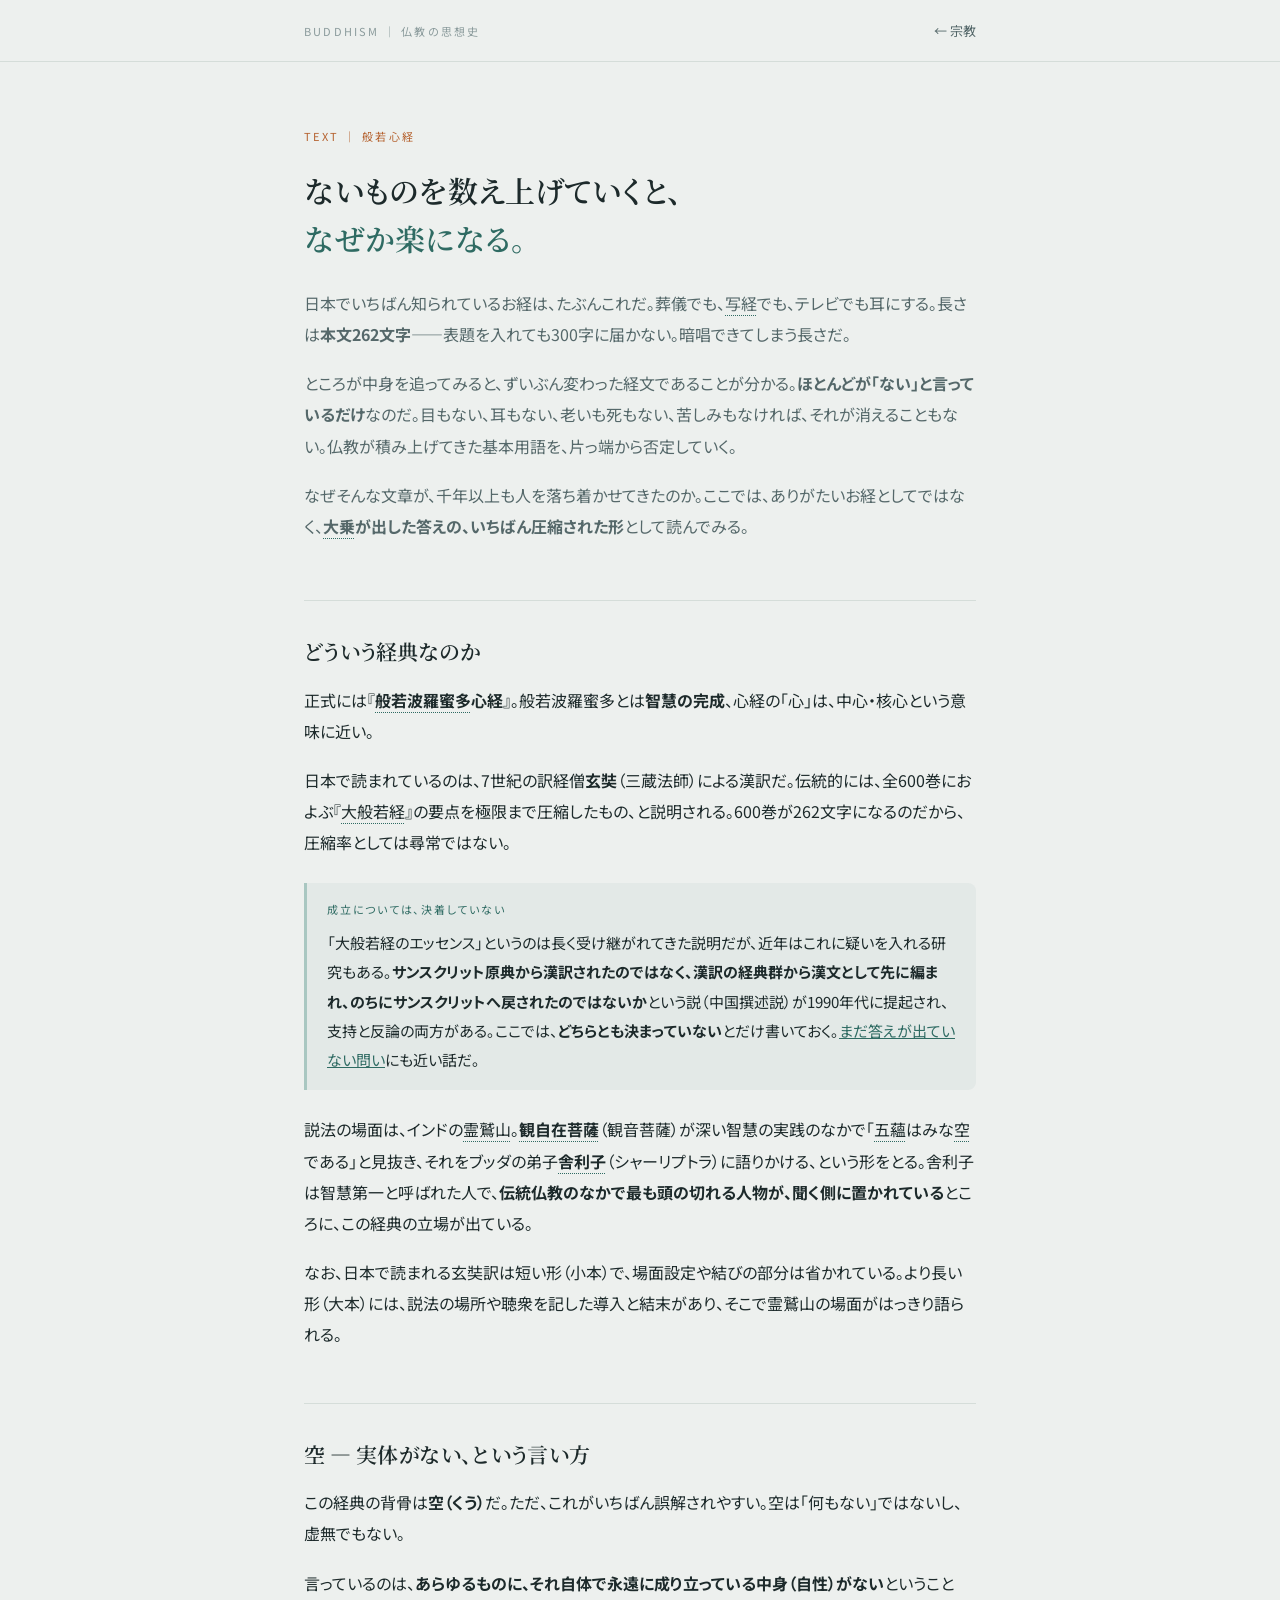
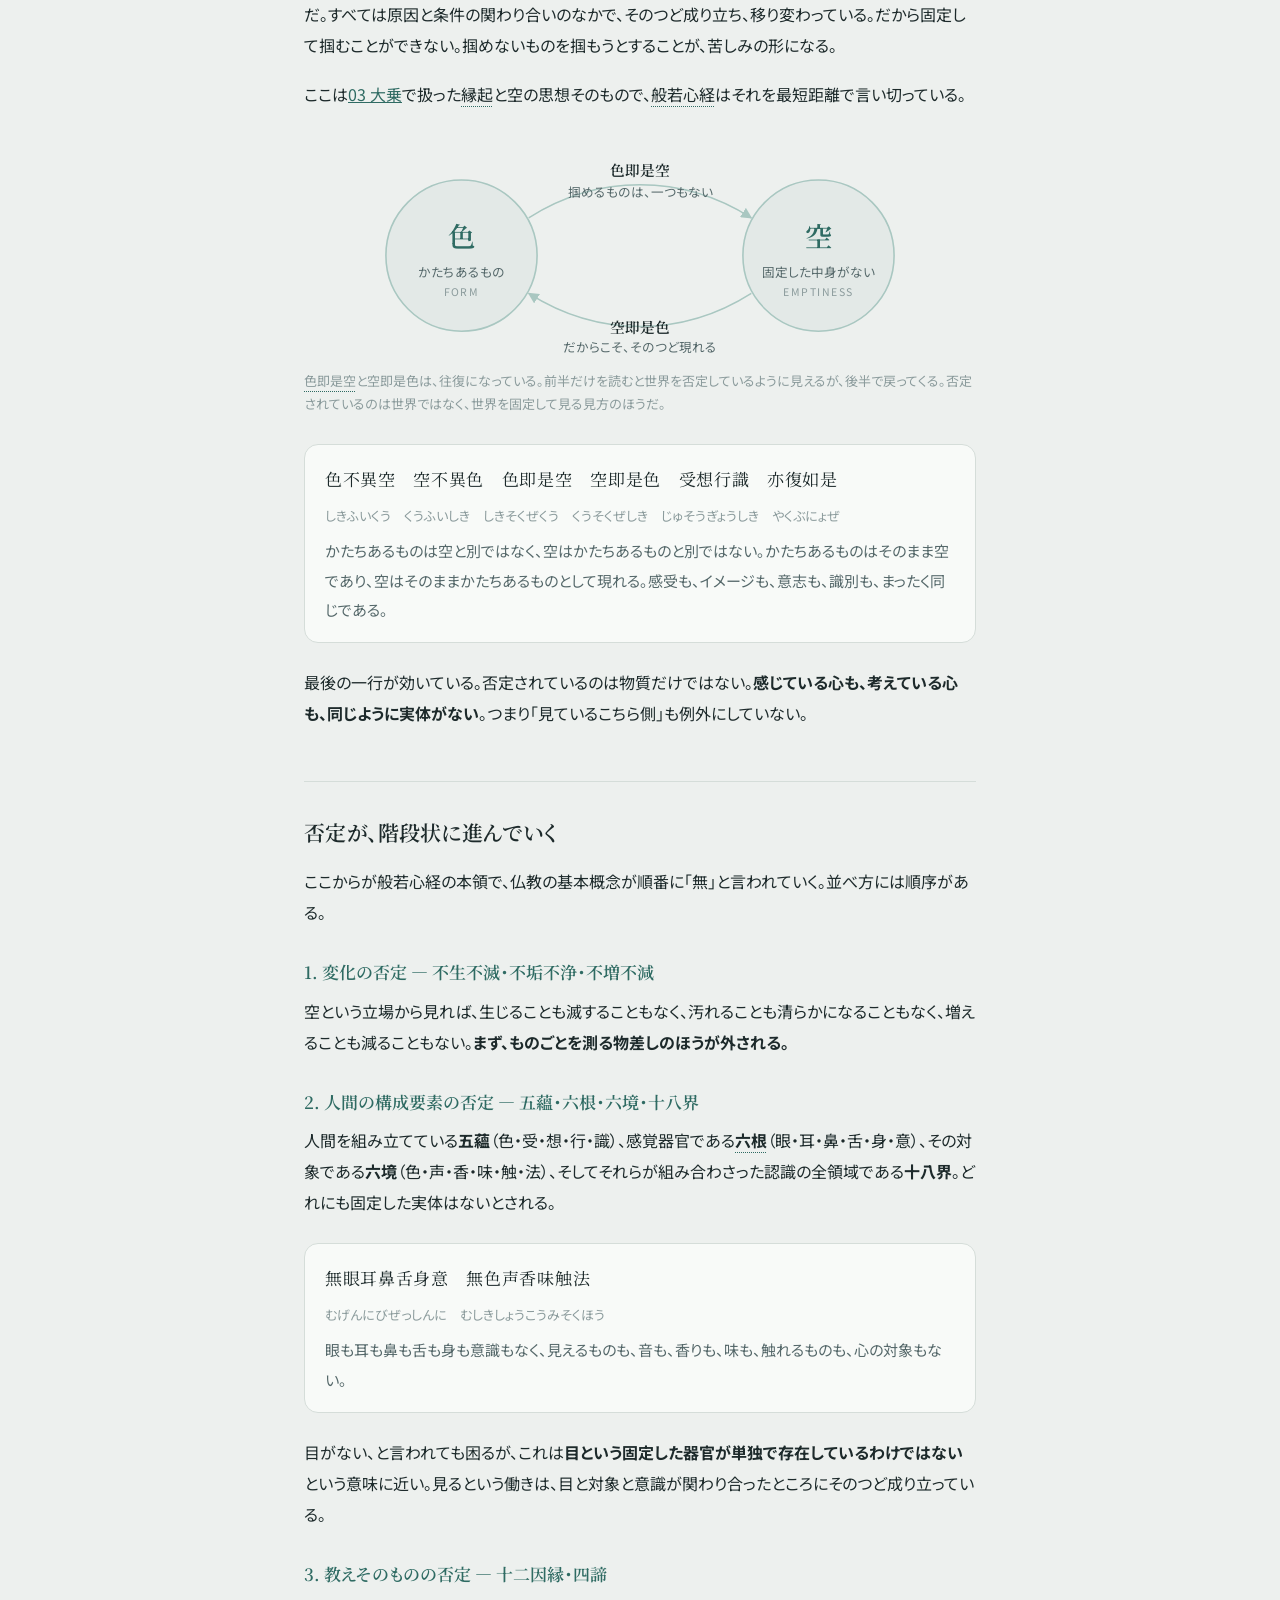
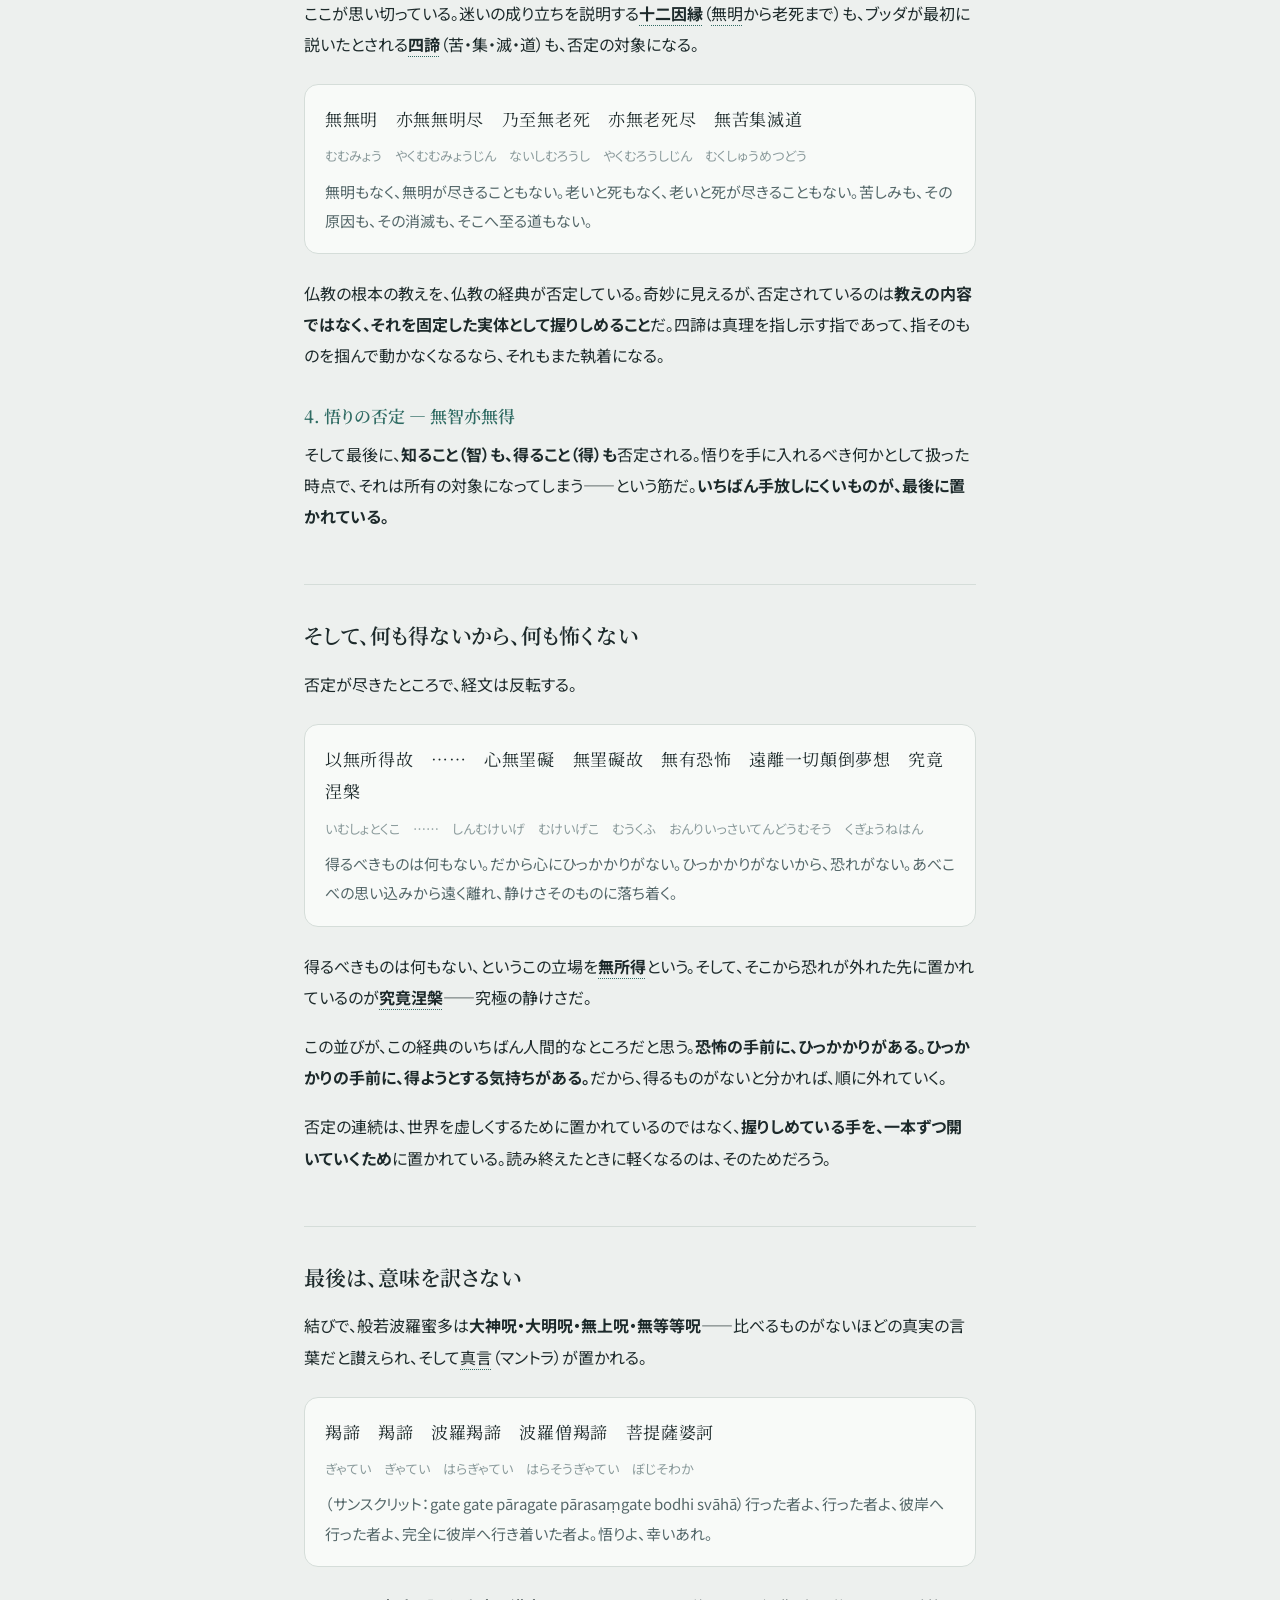
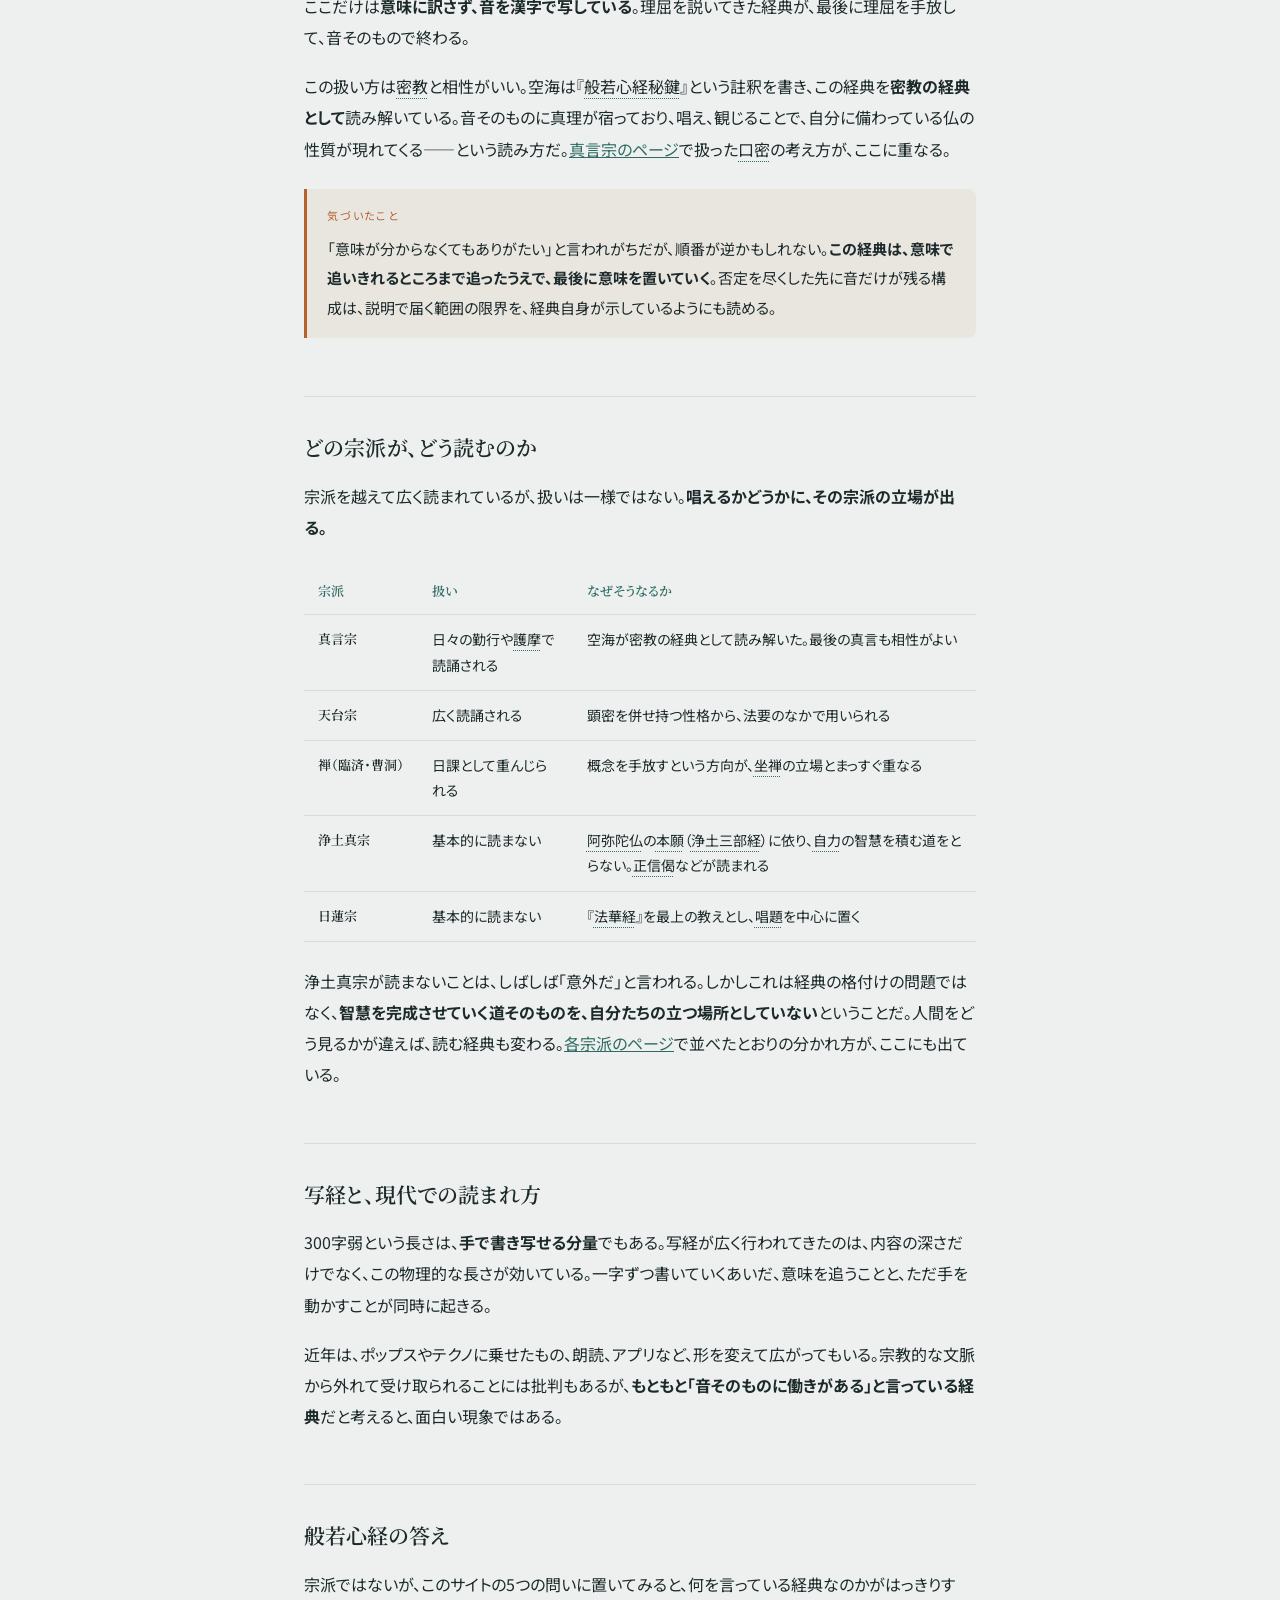
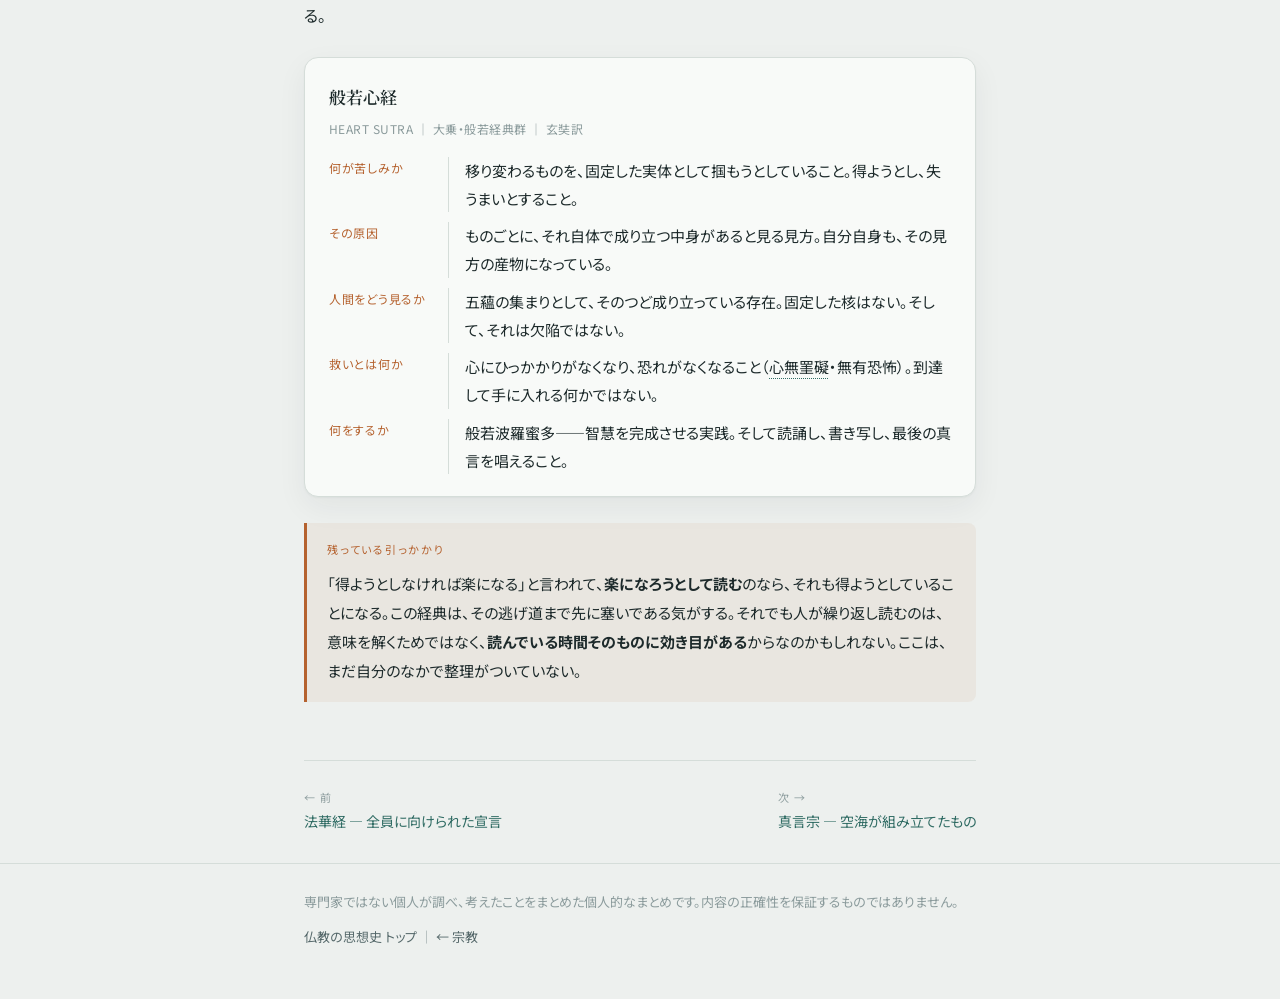
<file: heart-sutra.html>
<!DOCTYPE html>
<html lang="ja">
<head>
<meta charset="UTF-8">
<meta name="viewport" content="width=device-width, initial-scale=1.0">
<title>般若心経 — 262文字の否定｜仏教の思想史</title>
<meta name="description" content="262文字の般若心経を、思想として読む。空と色即是空、五蘊・十八界・十二因縁・四諦まで否定していく構成、無所得から究竟涅槃へ、そして羯諦羯諦の真言。宗派ごとの読まれ方の違いまで。">
<link rel="icon" href="data:image/svg+xml,<svg xmlns=%22http://www.w3.org/2000/svg%22 viewBox=%220 0 100 100%22><text y=%22.9em%22 font-size=%2290%22>☸</text></svg>">
<link rel="preconnect" href="https://fonts.googleapis.com">
<link rel="preconnect" href="https://fonts.gstatic.com" crossorigin>
<link href="https://fonts.googleapis.com/css2?family=Noto+Serif+JP:wght@400;600;700&family=Noto+Sans+JP:wght@400;500;700&display=swap" rel="stylesheet">
<link rel="stylesheet" href="css/style.css">
</head>
<body>

<header class="top">
  <div class="wrap">
    <a class="sitemark" href="index.html">BUDDHISM ｜ 仏教の思想史</a>
    <a class="back" href="../religion/">← 宗教</a>
  </div>
</header>

<main class="wrap">
  <div class="hero">
    <p class="eyebrow">TEXT ｜ 般若心経</p>
    <h1>ないものを数え上げていくと、<br><span class="em">なぜか楽になる。</span></h1>
    <p class="lede">日本でいちばん知られているお経は、たぶんこれだ。葬儀でも、<a class="gl" href="glossary.html#g-shakyou">写経</a>でも、テレビでも耳にする。長さは<strong>本文262文字</strong>——表題を入れても300字に届かない。暗唱できてしまう長さだ。</p>
    <p class="lede">ところが中身を追ってみると、ずいぶん変わった経文であることが分かる。<strong>ほとんどが「ない」と言っているだけ</strong>なのだ。目もない、耳もない、老いも死もない、苦しみもなければ、それが消えることもない。仏教が積み上げてきた基本用語を、片っ端から否定していく。</p>
    <p class="lede">なぜそんな文章が、千年以上も人を落ち着かせてきたのか。ここでは、ありがたいお経としてではなく、<strong><a class="gl" href="glossary.html#g-daijou">大乗</a>が出した答えの、いちばん圧縮された形</strong>として読んでみる。</p>
  </div>

  <section class="ch">
    <h2>どういう経典なのか</h2>
    <p>正式には『<strong><a class="gl" href="glossary.html#g-hannya">般若波羅蜜多</a>心経</strong>』。般若波羅蜜多とは<strong>智慧の完成</strong>、心経の「心」は、中心・核心という意味に近い。</p>
    <p>日本で読まれているのは、7世紀の訳経僧<strong>玄奘</strong>（三蔵法師）による漢訳だ。伝統的には、全600巻におよぶ『<a class="gl" href="glossary.html#g-daihannya">大般若経</a>』の要点を極限まで圧縮したもの、と説明される。600巻が262文字になるのだから、圧縮率としては尋常ではない。</p>
    <div class="note">
      <p class="k">成立については、決着していない</p>
      <p>「大般若経のエッセンス」というのは長く受け継がれてきた説明だが、近年はこれに疑いを入れる研究もある。<strong>サンスクリット原典から漢訳されたのではなく、漢訳の経典群から漢文として先に編まれ、のちにサンスクリットへ戻されたのではないか</strong>という説（中国撰述説）が1990年代に提起され、支持と反論の両方がある。ここでは、<strong>どちらとも決まっていない</strong>とだけ書いておく。<a href="questions.html">まだ答えが出ていない問い</a>にも近い話だ。</p>
    </div>
    <p>説法の場面は、インドの<a class="gl" href="glossary.html#g-ryoujusen">霊鷲山</a>。<strong><a class="gl" href="glossary.html#g-kanjizai">観自在菩薩</a></strong>（観音菩薩）が深い智慧の実践のなかで「<a class="gl" href="glossary.html#g-goun">五蘊</a>はみな<a class="gl" href="glossary.html#g-kuu">空</a>である」と見抜き、それをブッダの弟子<strong><a class="gl" href="glossary.html#g-sharishi">舎利子</a></strong>（シャーリプトラ）に語りかける、という形をとる。舎利子は智慧第一と呼ばれた人で、<strong>伝統仏教のなかで最も頭の切れる人物が、聞く側に置かれている</strong>ところに、この経典の立場が出ている。</p>
    <p>なお、日本で読まれる玄奘訳は短い形（小本）で、場面設定や結びの部分は省かれている。より長い形（大本）には、説法の場所や聴衆を記した導入と結末があり、そこで霊鷲山の場面がはっきり語られる。</p>
  </section>

  <section class="ch">
    <h2>空 — 実体がない、という言い方</h2>
    <p>この経典の背骨は<strong>空（くう）</strong>だ。ただ、これがいちばん誤解されやすい。空は「何もない」ではないし、虚無でもない。</p>
    <p>言っているのは、<strong>あらゆるものに、それ自体で永遠に成り立っている中身（自性）がない</strong>ということだ。すべては原因と条件の関わり合いのなかで、そのつど成り立ち、移り変わっている。だから固定して掴むことができない。掴めないものを掴もうとすることが、苦しみの形になる。</p>
    <p>ここは<a href="mahayana.html">03 大乗</a>で扱った<a class="gl" href="glossary.html#g-engi">縁起</a>と空の思想そのもので、<a class="gl" href="glossary.html#g-shingyou">般若心経</a>はそれを最短距離で言い切っている。</p>

    <figure class="fig">
      <svg class="diagram" viewBox="0 0 640 210" role="img" aria-labelledby="ku-t ku-d">
        <title id="ku-t">色即是空・空即是色の図</title>
        <desc id="ku-d">左の円「色（かたちあるもの）」から右の円「空（実体がないこと）」へ向かう上の矢印が色即是空、右の円から左の円へ戻る下の矢印が空即是色であることを示す図。</desc>
        <defs>
          <marker id="ah2" viewBox="0 0 10 10" refX="9" refY="5" markerWidth="7" markerHeight="7" orient="auto-start-reverse">
            <path class="head" d="M 0 0 L 10 5 L 0 10 z"/>
          </marker>
        </defs>
        <circle class="ring" cx="150" cy="112" r="72"/>
        <text class="big" x="150" y="104" text-anchor="middle">色</text>
        <text x="150" y="132" text-anchor="middle">かたちあるもの</text>
        <text class="k" x="150" y="150" text-anchor="middle">FORM</text>
        <circle class="ring" cx="490" cy="112" r="72"/>
        <text class="big" x="490" y="104" text-anchor="middle">空</text>
        <text x="490" y="132" text-anchor="middle">固定した中身がない</text>
        <text class="k" x="490" y="150" text-anchor="middle">EMPTINESS</text>
        <path class="flow" d="M 214 76 C 280 34 360 34 426 76" marker-end="url(#ah2)"/>
        <text class="lbl" x="320" y="36" text-anchor="middle">色即是空</text>
        <text x="320" y="56" text-anchor="middle">掴めるものは、一つもない</text>
        <path class="flow" d="M 426 148 C 360 190 280 190 214 148" marker-end="url(#ah2)"/>
        <text class="lbl" x="320" y="186" text-anchor="middle">空即是色</text>
        <text x="320" y="204" text-anchor="middle">だからこそ、そのつど現れる</text>
      </svg>
      <figcaption><a class="gl" href="glossary.html#g-shikisoku">色即是空</a>と空即是色は、往復になっている。前半だけを読むと世界を否定しているように見えるが、後半で戻ってくる。否定されているのは世界ではなく、世界を固定して見る見方のほうだ。</figcaption>
    </figure>

    <div class="sutra">
      <p class="gen">色不異空　空不異色　色即是空　空即是色　受想行識　亦復如是</p>
      <p class="yomi">しきふいくう　くうふいしき　しきそくぜくう　くうそくぜしき　じゅそうぎょうしき　やくぶにょぜ</p>
      <p class="yaku">かたちあるものは空と別ではなく、空はかたちあるものと別ではない。かたちあるものはそのまま空であり、空はそのままかたちあるものとして現れる。感受も、イメージも、意志も、識別も、まったく同じである。</p>
    </div>
    <p>最後の一行が効いている。否定されているのは物質だけではない。<strong>感じている心も、考えている心も、同じように実体がない</strong>。つまり「見ているこちら側」も例外にしていない。</p>
  </section>

  <section class="ch">
    <h2>否定が、階段状に進んでいく</h2>
    <p>ここからが般若心経の本領で、仏教の基本概念が順番に「無」と言われていく。並べ方には順序がある。</p>

    <h3>1. 変化の否定 — 不生不滅・不垢不浄・不増不減</h3>
    <p>空という立場から見れば、生じることも滅することもなく、汚れることも清らかになることもなく、増えることも減ることもない。<strong>まず、ものごとを測る物差しのほうが外される。</strong></p>

    <h3>2. 人間の構成要素の否定 — 五蘊・六根・六境・十八界</h3>
    <p>人間を組み立てている<strong>五蘊</strong>（色・受・想・行・識）、感覚器官である<strong><a class="gl" href="glossary.html#g-rokkon">六根</a></strong>（眼・耳・鼻・舌・身・意）、その対象である<strong>六境</strong>（色・声・香・味・触・法）、そしてそれらが組み合わさった認識の全領域である<strong>十八界</strong>。どれにも固定した実体はないとされる。</p>
    <div class="sutra">
      <p class="gen">無眼耳鼻舌身意　無色声香味触法</p>
      <p class="yomi">むげんにびぜっしんに　むしきしょうこうみそくほう</p>
      <p class="yaku">眼も耳も鼻も舌も身も意識もなく、見えるものも、音も、香りも、味も、触れるものも、心の対象もない。</p>
    </div>
    <p>目がない、と言われても困るが、これは<strong>目という固定した器官が単独で存在しているわけではない</strong>という意味に近い。見るという働きは、目と対象と意識が関わり合ったところにそのつど成り立っている。</p>

    <h3>3. 教えそのものの否定 — 十二因縁・四諦</h3>
    <p>ここが思い切っている。迷いの成り立ちを説明する<strong><a class="gl" href="glossary.html#g-junikkien">十二因縁</a></strong>（<a class="gl" href="glossary.html#g-mumyou">無明</a>から老死まで）も、ブッダが最初に説いたとされる<strong><a class="gl" href="glossary.html#g-shishotai">四諦</a></strong>（苦・集・滅・道）も、否定の対象になる。</p>
    <div class="sutra">
      <p class="gen">無無明　亦無無明尽　乃至無老死　亦無老死尽　無苦集滅道</p>
      <p class="yomi">むむみょう　やくむむみょうじん　ないしむろうし　やくむろうしじん　むくしゅうめつどう</p>
      <p class="yaku">無明もなく、無明が尽きることもない。老いと死もなく、老いと死が尽きることもない。苦しみも、その原因も、その消滅も、そこへ至る道もない。</p>
    </div>
    <p>仏教の根本の教えを、仏教の経典が否定している。奇妙に見えるが、否定されているのは<strong>教えの内容ではなく、それを固定した実体として握りしめること</strong>だ。四諦は真理を指し示す指であって、指そのものを掴んで動かなくなるなら、それもまた執着になる。</p>

    <h3>4. 悟りの否定 — 無智亦無得</h3>
    <p>そして最後に、<strong>知ること（智）も、得ること（得）も</strong>否定される。悟りを手に入れるべき何かとして扱った時点で、それは所有の対象になってしまう——という筋だ。<strong>いちばん手放しにくいものが、最後に置かれている。</strong></p>
  </section>

  <section class="ch">
    <h2>そして、何も得ないから、何も怖くない</h2>
    <p>否定が尽きたところで、経文は反転する。</p>
    <div class="sutra">
      <p class="gen">以無所得故　……　心無罣礙　無罣礙故　無有恐怖　遠離一切顛倒夢想　究竟涅槃</p>
      <p class="yomi">いむしょとくこ　……　しんむけいげ　むけいげこ　むうくふ　おんりいっさいてんどうむそう　くぎょうねはん</p>
      <p class="yaku">得るべきものは何もない。だから心にひっかかりがない。ひっかかりがないから、恐れがない。あべこべの思い込みから遠く離れ、静けさそのものに落ち着く。</p>
    </div>
    <p>得るべきものは何もない、というこの立場を<strong><a class="gl" href="glossary.html#g-musho">無所得</a></strong>という。そして、そこから恐れが外れた先に置かれているのが<strong><a class="gl" href="glossary.html#g-kugyou">究竟涅槃</a></strong>——究極の静けさだ。</p>
    <p>この並びが、この経典のいちばん人間的なところだと思う。<strong>恐怖の手前に、ひっかかりがある。ひっかかりの手前に、得ようとする気持ちがある。</strong>だから、得るものがないと分かれば、順に外れていく。</p>
    <p>否定の連続は、世界を虚しくするために置かれているのではなく、<strong>握りしめている手を、一本ずつ開いていくため</strong>に置かれている。読み終えたときに軽くなるのは、そのためだろう。</p>
  </section>

  <section class="ch">
    <h2>最後は、意味を訳さない</h2>
    <p>結びで、般若波羅蜜多は<strong>大神呪・大明呪・無上呪・無等等呪</strong>——比べるものがないほどの真実の言葉だと讃えられ、そして<a class="gl" href="glossary.html#g-shingon">真言</a>（マントラ）が置かれる。</p>
    <div class="sutra">
      <p class="gen">羯諦　羯諦　波羅羯諦　波羅僧羯諦　菩提薩婆訶</p>
      <p class="yomi">ぎゃてい　ぎゃてい　はらぎゃてい　はらそうぎゃてい　ぼじそわか</p>
      <p class="yaku">（サンスクリット：gate gate pāragate pārasaṃgate bodhi svāhā）行った者よ、行った者よ、彼岸へ行った者よ、完全に彼岸へ行き着いた者よ。悟りよ、幸いあれ。</p>
    </div>
    <p>ここだけは<strong>意味に訳さず、音を漢字で写している</strong>。理屈を説いてきた経典が、最後に理屈を手放して、音そのもので終わる。</p>
    <p>この扱い方は<a class="gl" href="glossary.html#g-mikkyou">密教</a>と相性がいい。空海は『<a class="gl" href="glossary.html#g-hiken">般若心経秘鍵</a>』という註釈を書き、この経典を<strong>密教の経典として</strong>読み解いている。音そのものに真理が宿っており、唱え、観じることで、自分に備わっている仏の性質が現れてくる——という読み方だ。<a href="shingon.html">真言宗のページ</a>で扱った<a class="gl" href="glossary.html#g-sanmitsu">口密</a>の考え方が、ここに重なる。</p>
    <div class="mine">
      <p class="k">気づいたこと</p>
      <p>「意味が分からなくてもありがたい」と言われがちだが、順番が逆かもしれない。<strong>この経典は、意味で追いきれるところまで追ったうえで、最後に意味を置いていく</strong>。否定を尽くした先に音だけが残る構成は、説明で届く範囲の限界を、経典自身が示しているようにも読める。</p>
    </div>
  </section>

  <section class="ch">
    <h2>どの宗派が、どう読むのか</h2>
    <p>宗派を越えて広く読まれているが、扱いは一様ではない。<strong>唱えるかどうかに、その宗派の立場が出る。</strong></p>
    <div class="tablewrap">
      <table>
        <thead>
          <tr><th>宗派</th><th>扱い</th><th>なぜそうなるか</th></tr>
        </thead>
        <tbody>
          <tr><th>真言宗</th><td>日々の勤行や<a class="gl" href="glossary.html#g-goma">護摩</a>で読誦される</td><td>空海が密教の経典として読み解いた。最後の真言も相性がよい</td></tr>
          <tr><th>天台宗</th><td>広く読誦される</td><td>顕密を併せ持つ性格から、法要のなかで用いられる</td></tr>
          <tr><th>禅（臨済・曹洞）</th><td>日課として重んじられる</td><td>概念を手放すという方向が、<a class="gl" href="glossary.html#g-zazen">坐禅</a>の立場とまっすぐ重なる</td></tr>
          <tr><th>浄土真宗</th><td>基本的に読まない</td><td><a class="gl" href="glossary.html#g-amida">阿弥陀仏</a>の<a class="gl" href="glossary.html#g-hongan">本願</a>（<a class="gl" href="glossary.html#g-sanbukyou">浄土三部経</a>）に依り、<a class="gl" href="glossary.html#g-jiriki">自力</a>の智慧を積む道をとらない。<a class="gl" href="glossary.html#g-shoshinge">正信偈</a>などが読まれる</td></tr>
          <tr><th>日蓮宗</th><td>基本的に読まない</td><td>『<a class="gl" href="glossary.html#g-hokekyou">法華経</a>』を最上の教えとし、<a class="gl" href="glossary.html#g-shoudai">唱題</a>を中心に置く</td></tr>
        </tbody>
      </table>
    </div>
    <p>浄土真宗が読まないことは、しばしば「意外だ」と言われる。しかしこれは経典の格付けの問題ではなく、<strong>智慧を完成させていく道そのものを、自分たちの立つ場所としていない</strong>ということだ。人間をどう見るかが違えば、読む経典も変わる。<a href="schools.html">各宗派のページ</a>で並べたとおりの分かれ方が、ここにも出ている。</p>
  </section>

  <section class="ch">
    <h2>写経と、現代での読まれ方</h2>
    <p>300字弱という長さは、<strong>手で書き写せる分量</strong>でもある。写経が広く行われてきたのは、内容の深さだけでなく、この物理的な長さが効いている。一字ずつ書いていくあいだ、意味を追うことと、ただ手を動かすことが同時に起きる。</p>
    <p>近年は、ポップスやテクノに乗せたもの、朗読、アプリなど、形を変えて広がってもいる。宗教的な文脈から外れて受け取られることには批判もあるが、<strong>もともと「音そのものに働きがある」と言っている経典</strong>だと考えると、面白い現象ではある。</p>
  </section>

  <section class="ch">
    <h2>般若心経の答え</h2>
    <p>宗派ではないが、このサイトの5つの問いに置いてみると、何を言っている経典なのかがはっきりする。</p>
    <div class="answer">
      <p class="who">般若心経</p>
      <p class="who-sub">HEART SUTRA ｜ 大乗・般若経典群 ｜ 玄奘訳</p>
      <dl>
        <dt>何が苦しみか</dt>
        <dd>移り変わるものを、固定した実体として掴もうとしていること。得ようとし、失うまいとすること。</dd>
        <dt>その原因</dt>
        <dd>ものごとに、それ自体で成り立つ中身があると見る見方。自分自身も、その見方の産物になっている。</dd>
        <dt>人間をどう見るか</dt>
        <dd>五蘊の集まりとして、そのつど成り立っている存在。固定した核はない。そして、それは欠陥ではない。</dd>
        <dt>救いとは何か</dt>
        <dd>心にひっかかりがなくなり、恐れがなくなること（<a class="gl" href="glossary.html#g-shinmu">心無罣礙</a>・無有恐怖）。到達して手に入れる何かではない。</dd>
        <dt>何をするか</dt>
        <dd>般若波羅蜜多——智慧を完成させる実践。そして読誦し、書き写し、最後の真言を唱えること。</dd>
      </dl>
    </div>
    <div class="mine">
      <p class="k">残っている引っかかり</p>
      <p>「得ようとしなければ楽になる」と言われて、<strong>楽になろうとして読む</strong>のなら、それも得ようとしていることになる。この経典は、その逃げ道まで先に塞いである気がする。それでも人が繰り返し読むのは、意味を解くためではなく、<strong>読んでいる時間そのものに効き目がある</strong>からなのかもしれない。ここは、まだ自分のなかで整理がついていない。</p>
    </div>
  </section>

  <nav class="pager">
    <a href="lotus-sutra.html"><span class="k">← 前</span>法華経 — 全員に向けられた宣言</a>
    <a href="shingon.html"><span class="k">次 →</span>真言宗 — 空海が組み立てたもの</a>
  </nav>
</main>

<footer class="foot">
  <div class="wrap">
    <p>専門家ではない個人が調べ、考えたことをまとめた個人的なまとめです。内容の正確性を保証するものではありません。</p>
    <p><a href="index.html">仏教の思想史 トップ</a> ｜ <a href="../religion/">← 宗教</a></p>
  </div>
</footer>

</body>
</html>
</file>
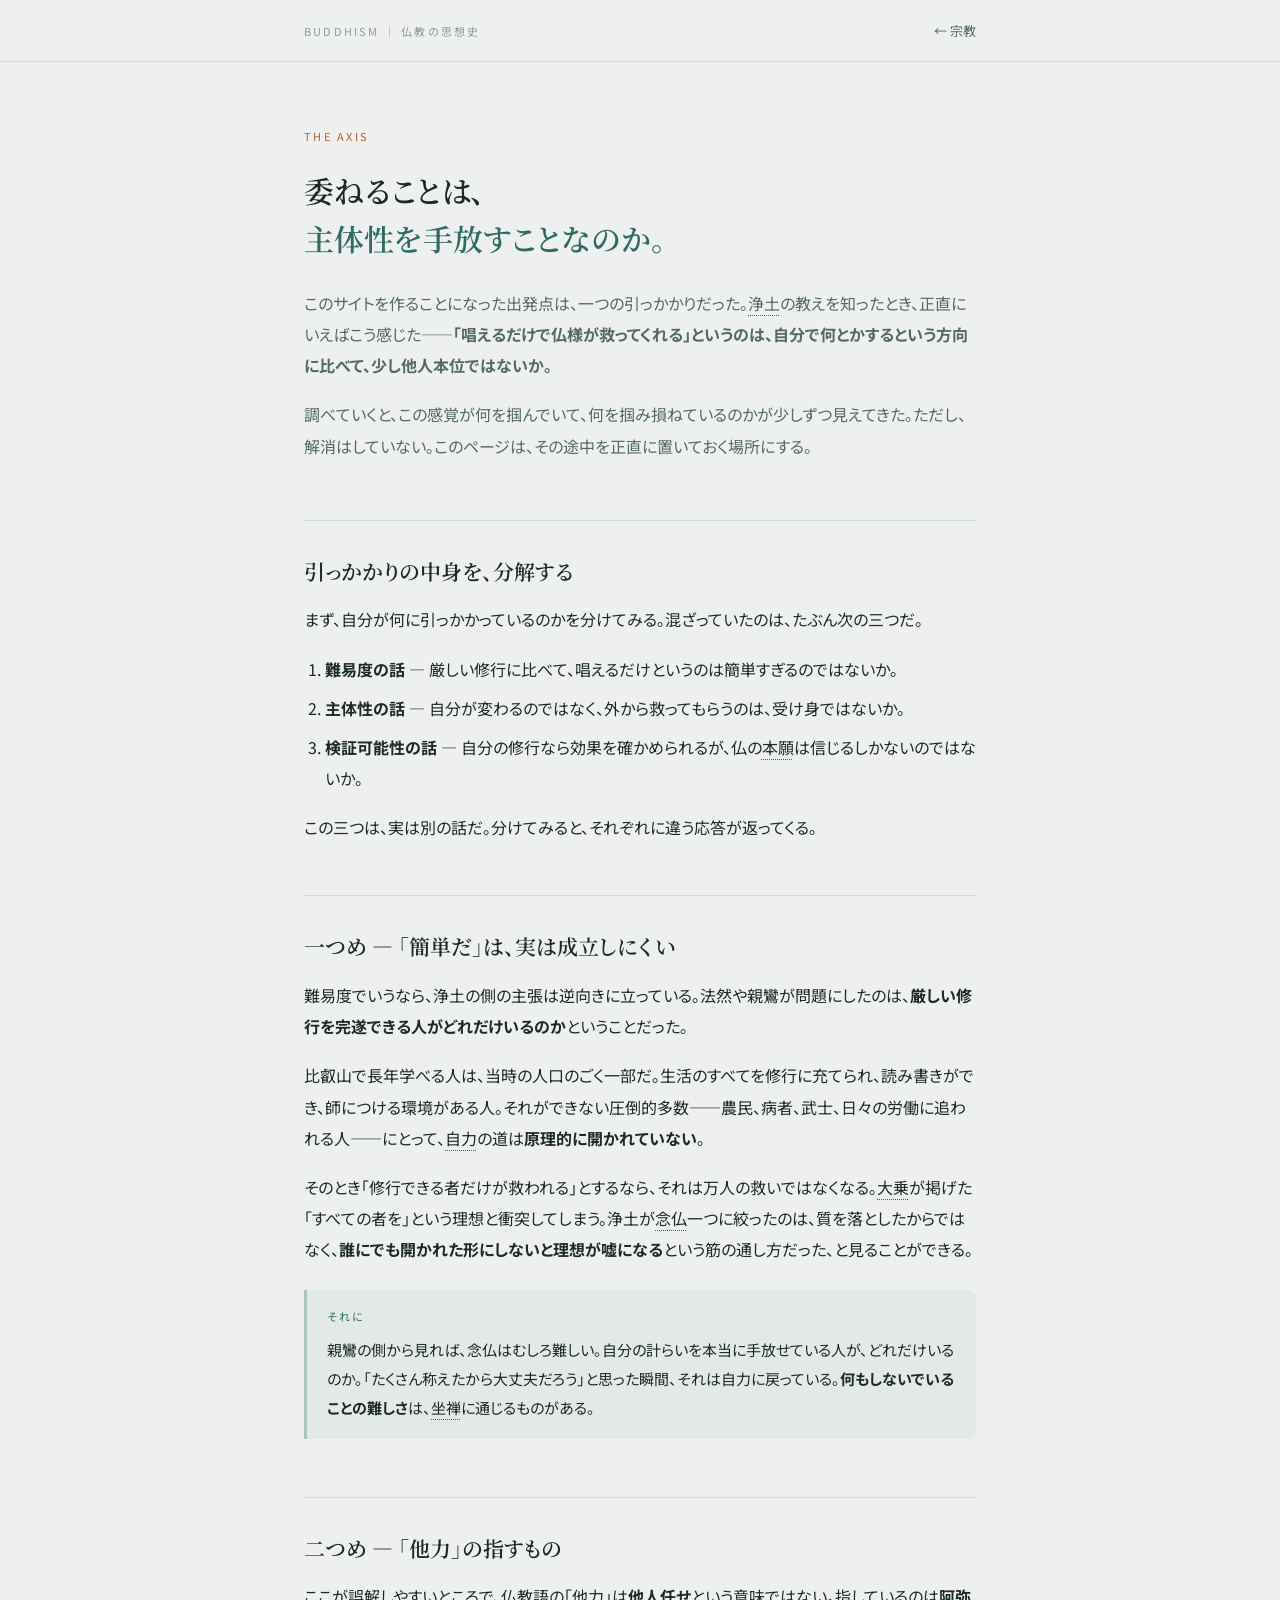
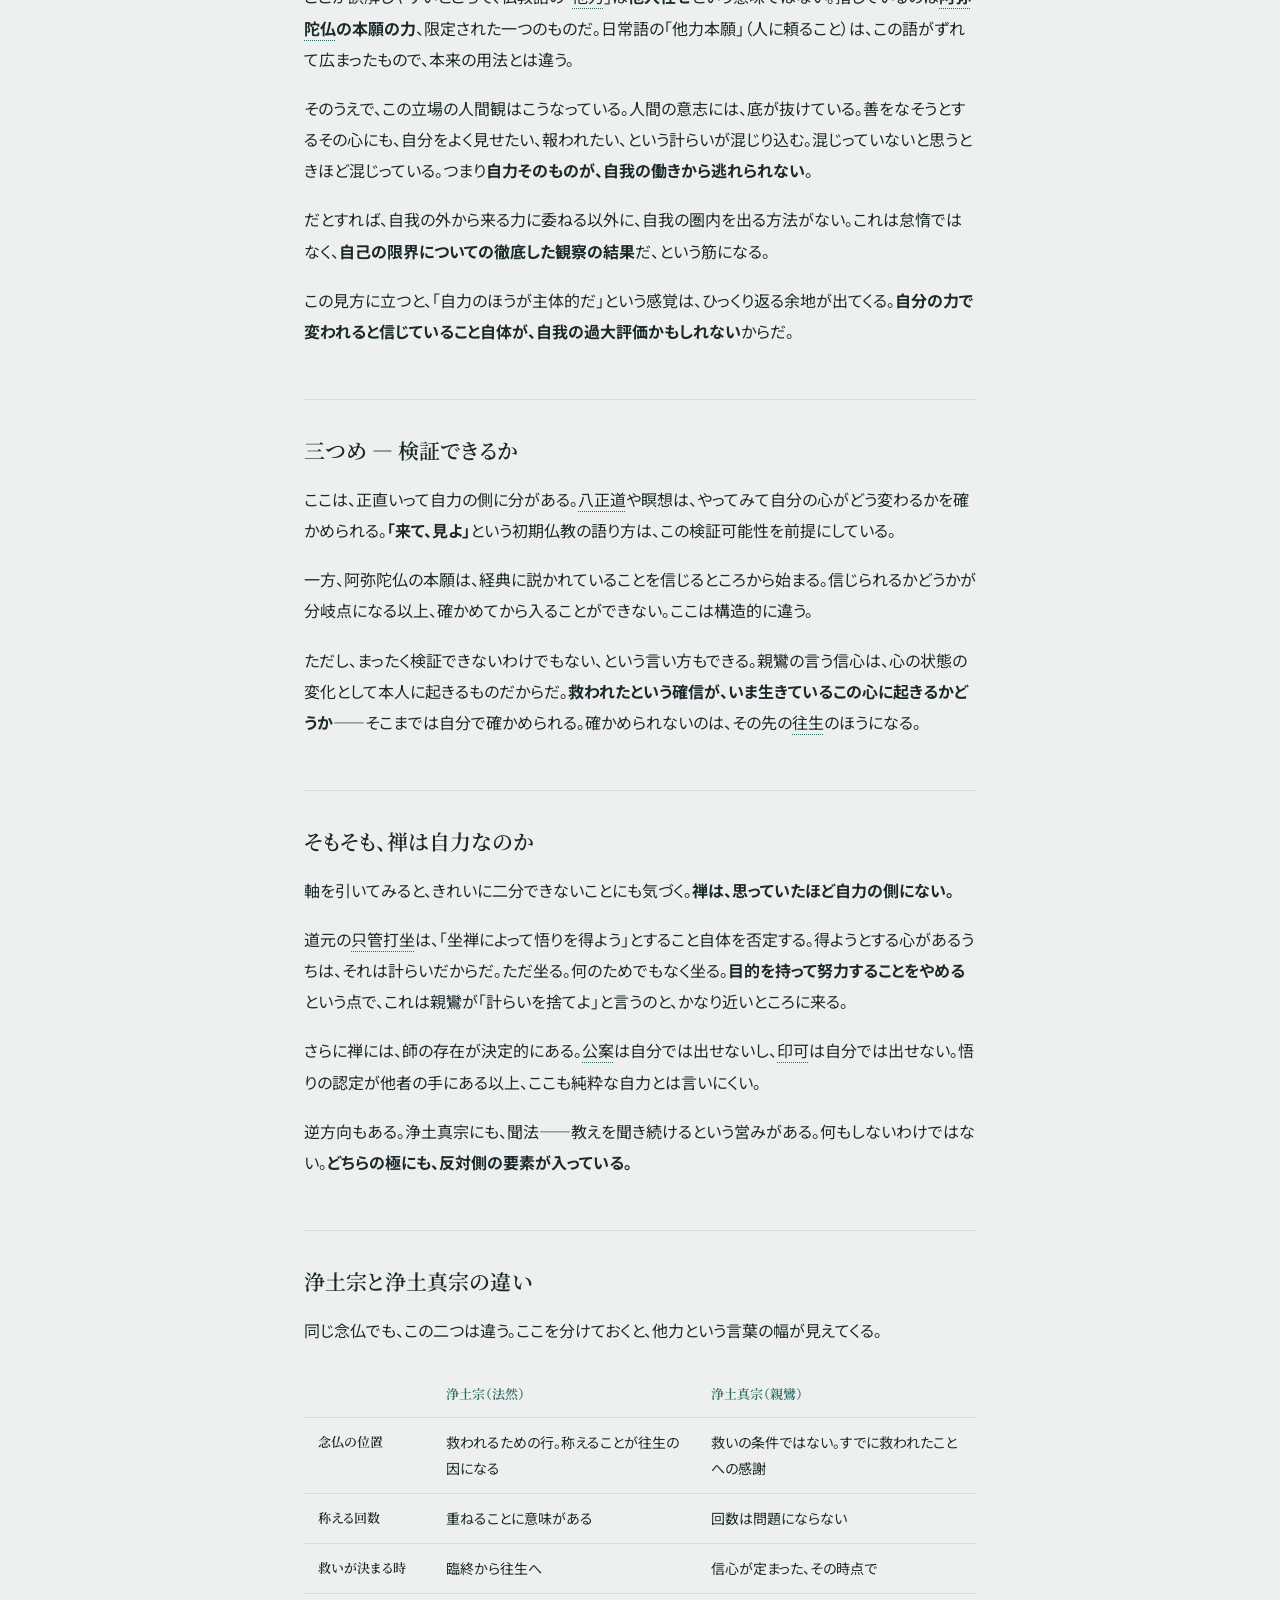
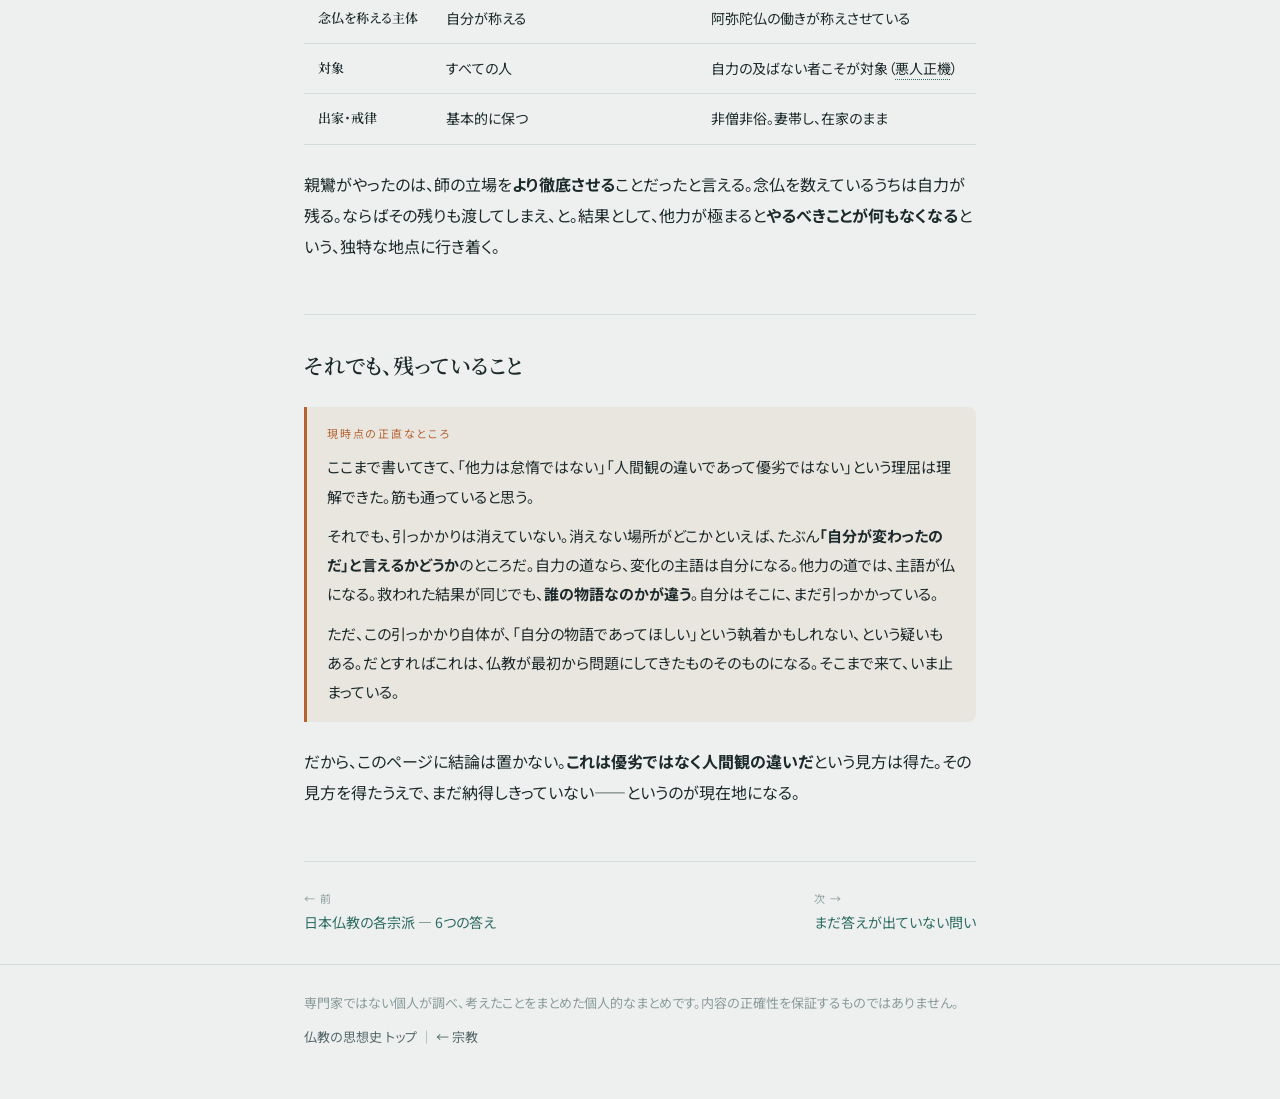
<file: jiriki-tariki.html>
<!DOCTYPE html>
<html lang="ja">
<head>
<meta charset="UTF-8">
<meta name="viewport" content="width=device-width, initial-scale=1.0">
<title>自力と他力 — 本当に優劣なのか｜仏教の思想史</title>
<meta name="description" content="「唱えるだけで救われる」は程度の低い答えなのか。他力への引っかかりを出発点に、自力と他力という軸を掘り下げる。禅は本当に自力か、浄土宗と浄土真宗はどう違うか。結論は出していない。">
<link rel="icon" href="data:image/svg+xml,<svg xmlns=%22http://www.w3.org/2000/svg%22 viewBox=%220 0 100 100%22><text y=%22.9em%22 font-size=%2290%22>☸</text></svg>">
<link rel="preconnect" href="https://fonts.googleapis.com">
<link rel="preconnect" href="https://fonts.gstatic.com" crossorigin>
<link href="https://fonts.googleapis.com/css2?family=Noto+Serif+JP:wght@400;600;700&family=Noto+Sans+JP:wght@400;500;700&display=swap" rel="stylesheet">
<link rel="stylesheet" href="css/style.css">
</head>
<body>

<header class="top">
  <div class="wrap">
    <a class="sitemark" href="index.html">BUDDHISM ｜ 仏教の思想史</a>
    <a class="back" href="../religion/">← 宗教</a>
  </div>
</header>

<main class="wrap">
  <div class="hero">
    <p class="eyebrow">THE AXIS</p>
    <h1>委ねることは、<br><span class="em">主体性を手放すことなのか。</span></h1>
    <p class="lede">このサイトを作ることになった出発点は、一つの引っかかりだった。<a class="gl" href="glossary.html#g-jodo">浄土</a>の教えを知ったとき、正直にいえばこう感じた——<strong>「唱えるだけで仏様が救ってくれる」というのは、自分で何とかするという方向に比べて、少し他人本位ではないか。</strong></p>
    <p class="lede">調べていくと、この感覚が何を掴んでいて、何を掴み損ねているのかが少しずつ見えてきた。ただし、解消はしていない。このページは、その途中を正直に置いておく場所にする。</p>
  </div>

  <section class="ch">
    <h2>引っかかりの中身を、分解する</h2>
    <p>まず、自分が何に引っかかっているのかを分けてみる。混ざっていたのは、たぶん次の三つだ。</p>
    <ol>
      <li><strong>難易度の話</strong> — 厳しい修行に比べて、唱えるだけというのは簡単すぎるのではないか。</li>
      <li><strong>主体性の話</strong> — 自分が変わるのではなく、外から救ってもらうのは、受け身ではないか。</li>
      <li><strong>検証可能性の話</strong> — 自分の修行なら効果を確かめられるが、仏の<a class="gl" href="glossary.html#g-hongan">本願</a>は信じるしかないのではないか。</li>
    </ol>
    <p>この三つは、実は別の話だ。分けてみると、それぞれに違う応答が返ってくる。</p>
  </section>

  <section class="ch">
    <h2>一つめ — 「簡単だ」は、実は成立しにくい</h2>
    <p>難易度でいうなら、浄土の側の主張は逆向きに立っている。法然や親鸞が問題にしたのは、<strong>厳しい修行を完遂できる人がどれだけいるのか</strong>ということだった。</p>
    <p>比叡山で長年学べる人は、当時の人口のごく一部だ。生活のすべてを修行に充てられ、読み書きができ、師につける環境がある人。それができない圧倒的多数——農民、病者、武士、日々の労働に追われる人——にとって、<a class="gl" href="glossary.html#g-jiriki">自力</a>の道は<strong>原理的に開かれていない</strong>。</p>
    <p>そのとき「修行できる者だけが救われる」とするなら、それは万人の救いではなくなる。<a class="gl" href="glossary.html#g-daijou">大乗</a>が掲げた「すべての者を」という理想と衝突してしまう。浄土が<a class="gl" href="glossary.html#g-nenbutsu">念仏</a>一つに絞ったのは、質を落としたからではなく、<strong>誰にでも開かれた形にしないと理想が嘘になる</strong>という筋の通し方だった、と見ることができる。</p>
    <div class="note">
      <p class="k">それに</p>
      <p>親鸞の側から見れば、念仏はむしろ難しい。自分の計らいを本当に手放せている人が、どれだけいるのか。「たくさん称えたから大丈夫だろう」と思った瞬間、それは自力に戻っている。<strong>何もしないでいることの難しさ</strong>は、<a class="gl" href="glossary.html#g-zazen">坐禅</a>に通じるものがある。</p>
    </div>
  </section>

  <section class="ch">
    <h2>二つめ — 「他力」の指すもの</h2>
    <p>ここが誤解しやすいところで、仏教語の「<a class="gl" href="glossary.html#g-tariki">他力</a>」は<strong>他人任せ</strong>という意味ではない。指しているのは<strong><a class="gl" href="glossary.html#g-amida">阿弥陀仏</a>の本願の力</strong>、限定された一つのものだ。日常語の「他力本願」（人に頼ること）は、この語がずれて広まったもので、本来の用法とは違う。</p>
    <p>そのうえで、この立場の人間観はこうなっている。人間の意志には、底が抜けている。善をなそうとするその心にも、自分をよく見せたい、報われたい、という計らいが混じり込む。混じっていないと思うときほど混じっている。つまり<strong>自力そのものが、自我の働きから逃れられない</strong>。</p>
    <p>だとすれば、自我の外から来る力に委ねる以外に、自我の圏内を出る方法がない。これは怠惰ではなく、<strong>自己の限界についての徹底した観察の結果</strong>だ、という筋になる。</p>
    <p>この見方に立つと、「自力のほうが主体的だ」という感覚は、ひっくり返る余地が出てくる。<strong>自分の力で変われると信じていること自体が、自我の過大評価かもしれない</strong>からだ。</p>
  </section>

  <section class="ch">
    <h2>三つめ — 検証できるか</h2>
    <p>ここは、正直いって自力の側に分がある。<a class="gl" href="glossary.html#g-hasshodo">八正道</a>や瞑想は、やってみて自分の心がどう変わるかを確かめられる。<strong>「来て、見よ」</strong>という初期仏教の語り方は、この検証可能性を前提にしている。</p>
    <p>一方、阿弥陀仏の本願は、経典に説かれていることを信じるところから始まる。信じられるかどうかが分岐点になる以上、確かめてから入ることができない。ここは構造的に違う。</p>
    <p>ただし、まったく検証できないわけでもない、という言い方もできる。親鸞の言う信心は、心の状態の変化として本人に起きるものだからだ。<strong>救われたという確信が、いま生きているこの心に起きるかどうか</strong>——そこまでは自分で確かめられる。確かめられないのは、その先の<a class="gl" href="glossary.html#g-oujou">往生</a>のほうになる。</p>
  </section>

  <section class="ch">
    <h2>そもそも、禅は自力なのか</h2>
    <p>軸を引いてみると、きれいに二分できないことにも気づく。<strong>禅は、思っていたほど自力の側にない。</strong></p>
    <p>道元の<a class="gl" href="glossary.html#g-shikan-taza">只管打坐</a>は、「坐禅によって悟りを得よう」とすること自体を否定する。得ようとする心があるうちは、それは計らいだからだ。ただ坐る。何のためでもなく坐る。<strong>目的を持って努力することをやめる</strong>という点で、これは親鸞が「計らいを捨てよ」と言うのと、かなり近いところに来る。</p>
    <p>さらに禅には、師の存在が決定的にある。<a class="gl" href="glossary.html#g-koan">公案</a>は自分では出せないし、<a class="gl" href="glossary.html#g-inka">印可</a>は自分では出せない。悟りの認定が他者の手にある以上、ここも純粋な自力とは言いにくい。</p>
    <p>逆方向もある。浄土真宗にも、聞法——教えを聞き続けるという営みがある。何もしないわけではない。<strong>どちらの極にも、反対側の要素が入っている。</strong></p>
  </section>

  <section class="ch">
    <h2>浄土宗と浄土真宗の違い</h2>
    <p>同じ念仏でも、この二つは違う。ここを分けておくと、他力という言葉の幅が見えてくる。</p>
    <div class="tablewrap">
      <table>
        <thead><tr><th>　</th><th>浄土宗（法然）</th><th>浄土真宗（親鸞）</th></tr></thead>
        <tbody>
          <tr><th>念仏の位置</th><td>救われるための行。称えることが往生の因になる</td><td>救いの条件ではない。すでに救われたことへの感謝</td></tr>
          <tr><th>称える回数</th><td>重ねることに意味がある</td><td>回数は問題にならない</td></tr>
          <tr><th>救いが決まる時</th><td>臨終から往生へ</td><td>信心が定まった、その時点で</td></tr>
          <tr><th>念仏を称える主体</th><td>自分が称える</td><td>阿弥陀仏の働きが称えさせている</td></tr>
          <tr><th>対象</th><td>すべての人</td><td>自力の及ばない者こそが対象（<a class="gl" href="glossary.html#g-akunin">悪人正機</a>）</td></tr>
          <tr><th>出家・戒律</th><td>基本的に保つ</td><td>非僧非俗。妻帯し、在家のまま</td></tr>
        </tbody>
      </table>
    </div>
    <p>親鸞がやったのは、師の立場を<strong>より徹底させる</strong>ことだったと言える。念仏を数えているうちは自力が残る。ならばその残りも渡してしまえ、と。結果として、他力が極まると<strong>やるべきことが何もなくなる</strong>という、独特な地点に行き着く。</p>
  </section>

  <section class="ch">
    <h2>それでも、残っていること</h2>
    <div class="mine">
      <p class="k">現時点の正直なところ</p>
      <p>ここまで書いてきて、「他力は怠惰ではない」「人間観の違いであって優劣ではない」という理屈は理解できた。筋も通っていると思う。</p>
      <p>それでも、引っかかりは消えていない。消えない場所がどこかといえば、たぶん<strong>「自分が変わったのだ」と言えるかどうか</strong>のところだ。自力の道なら、変化の主語は自分になる。他力の道では、主語が仏になる。救われた結果が同じでも、<strong>誰の物語なのかが違う</strong>。自分はそこに、まだ引っかかっている。</p>
      <p>ただ、この引っかかり自体が、「自分の物語であってほしい」という執着かもしれない、という疑いもある。だとすればこれは、仏教が最初から問題にしてきたものそのものになる。そこまで来て、いま止まっている。</p>
    </div>
    <p>だから、このページに結論は置かない。<strong>これは優劣ではなく人間観の違いだ</strong>という見方は得た。その見方を得たうえで、まだ納得しきっていない——というのが現在地になる。</p>
  </section>

  <nav class="pager">
    <a href="schools.html"><span class="k">← 前</span>日本仏教の各宗派 — 6つの答え</a>
    <a href="questions.html"><span class="k">次 →</span>まだ答えが出ていない問い</a>
  </nav>
</main>

<footer class="foot">
  <div class="wrap">
    <p>専門家ではない個人が調べ、考えたことをまとめた個人的なまとめです。内容の正確性を保証するものではありません。</p>
    <p><a href="index.html">仏教の思想史 トップ</a> ｜ <a href="../religion/">← 宗教</a></p>
  </div>
</footer>

</body>
</html>
</file>
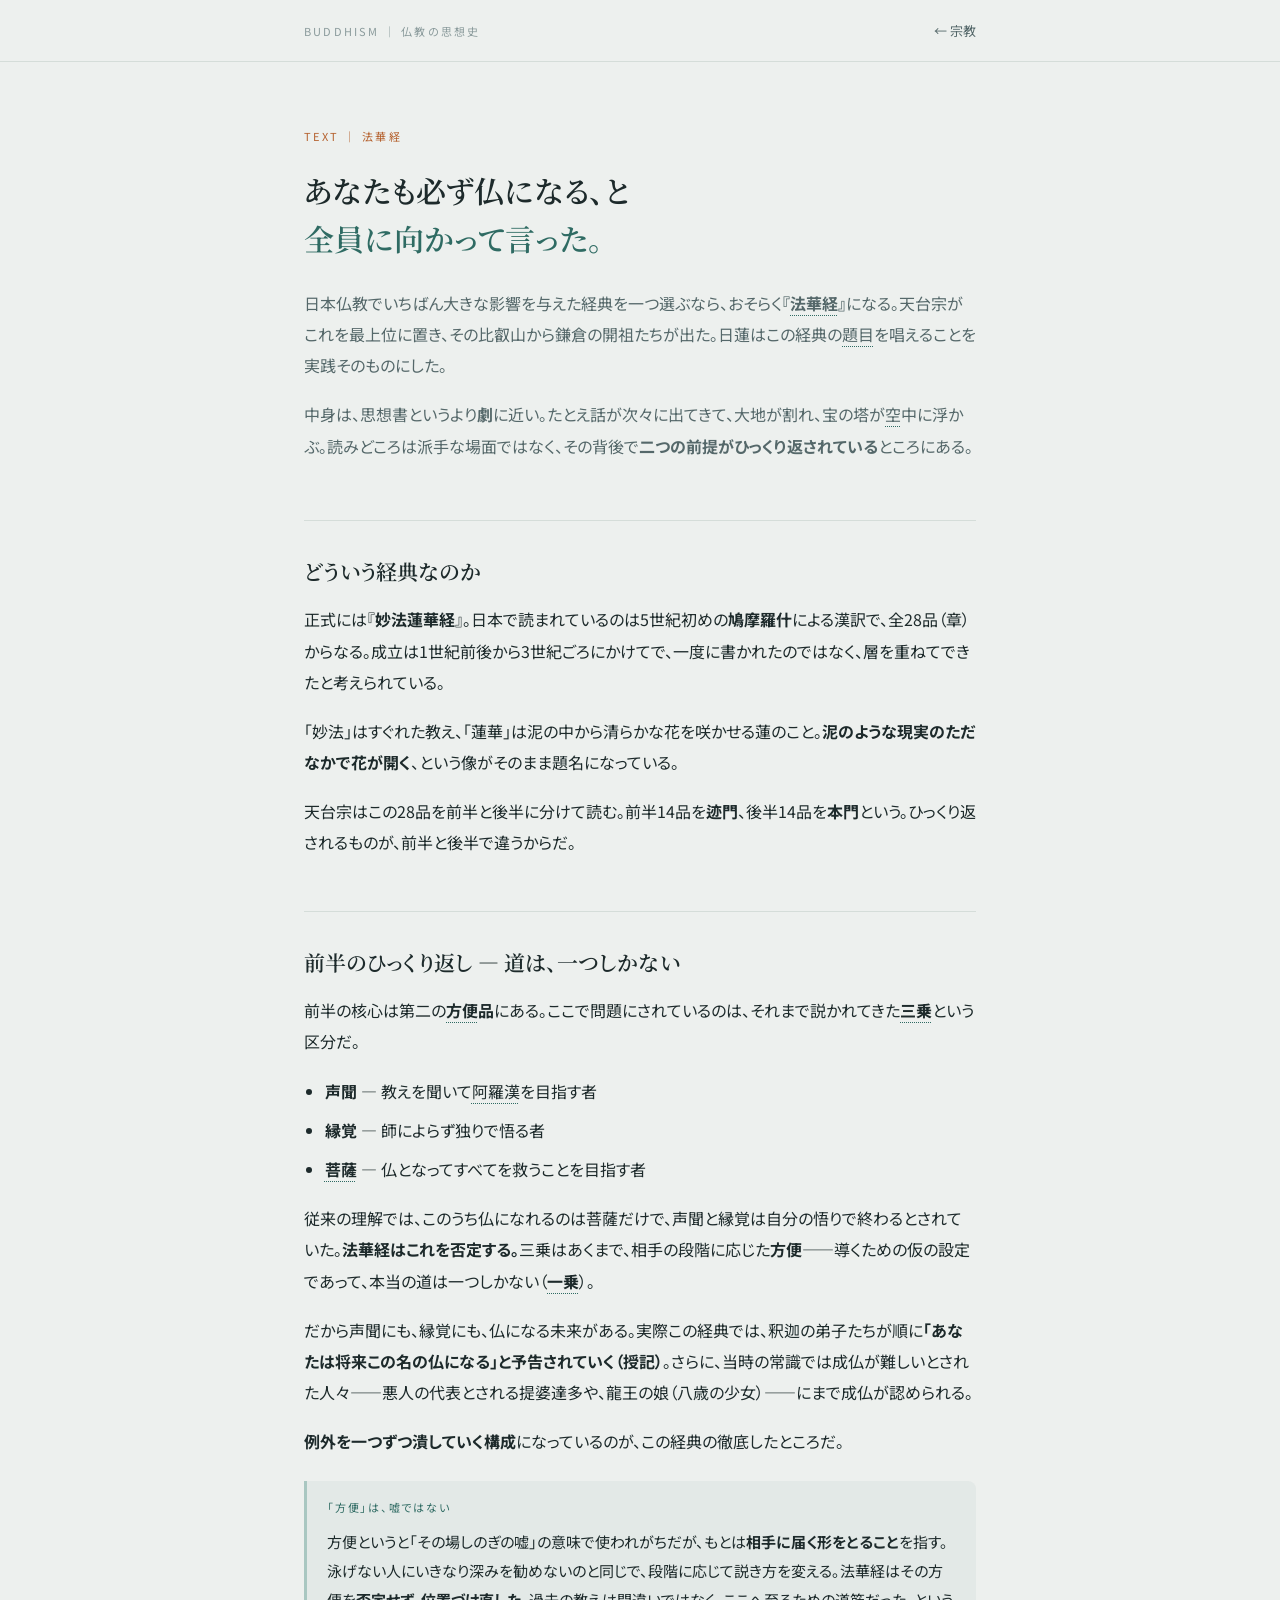
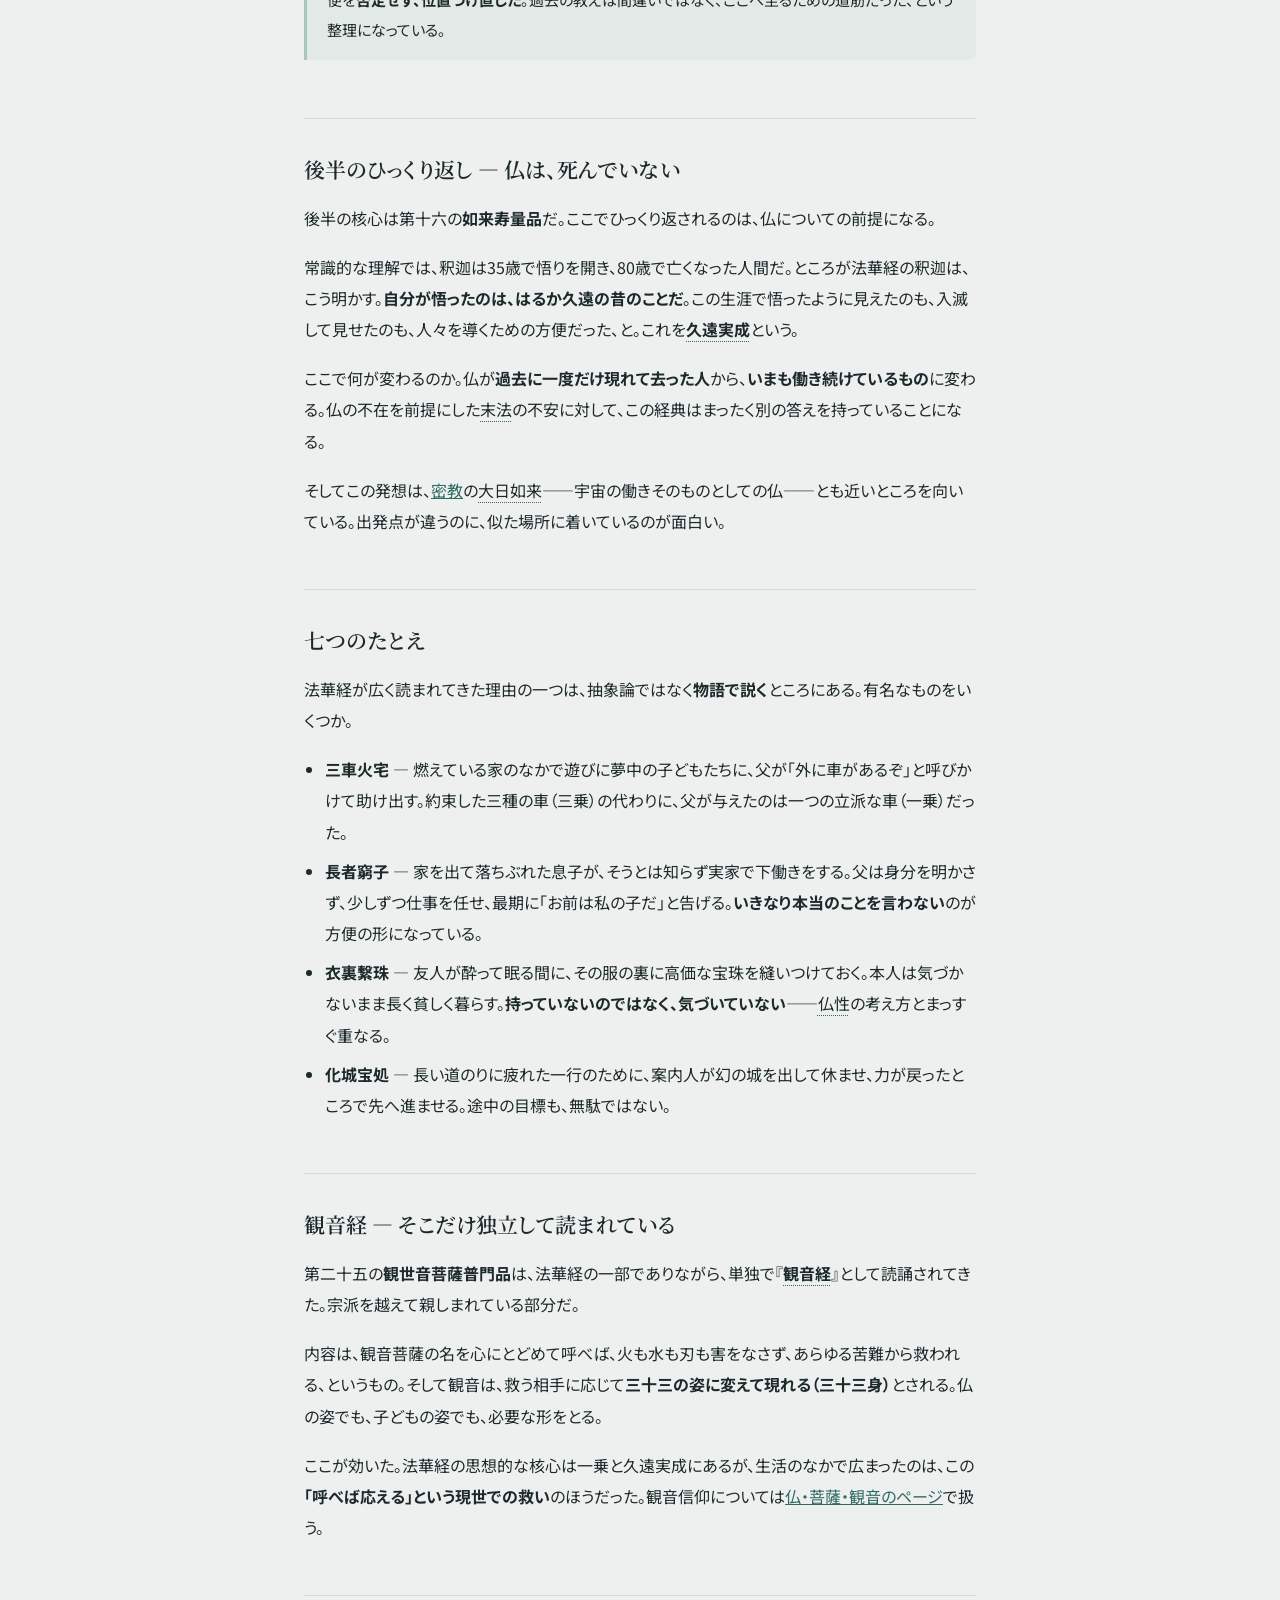
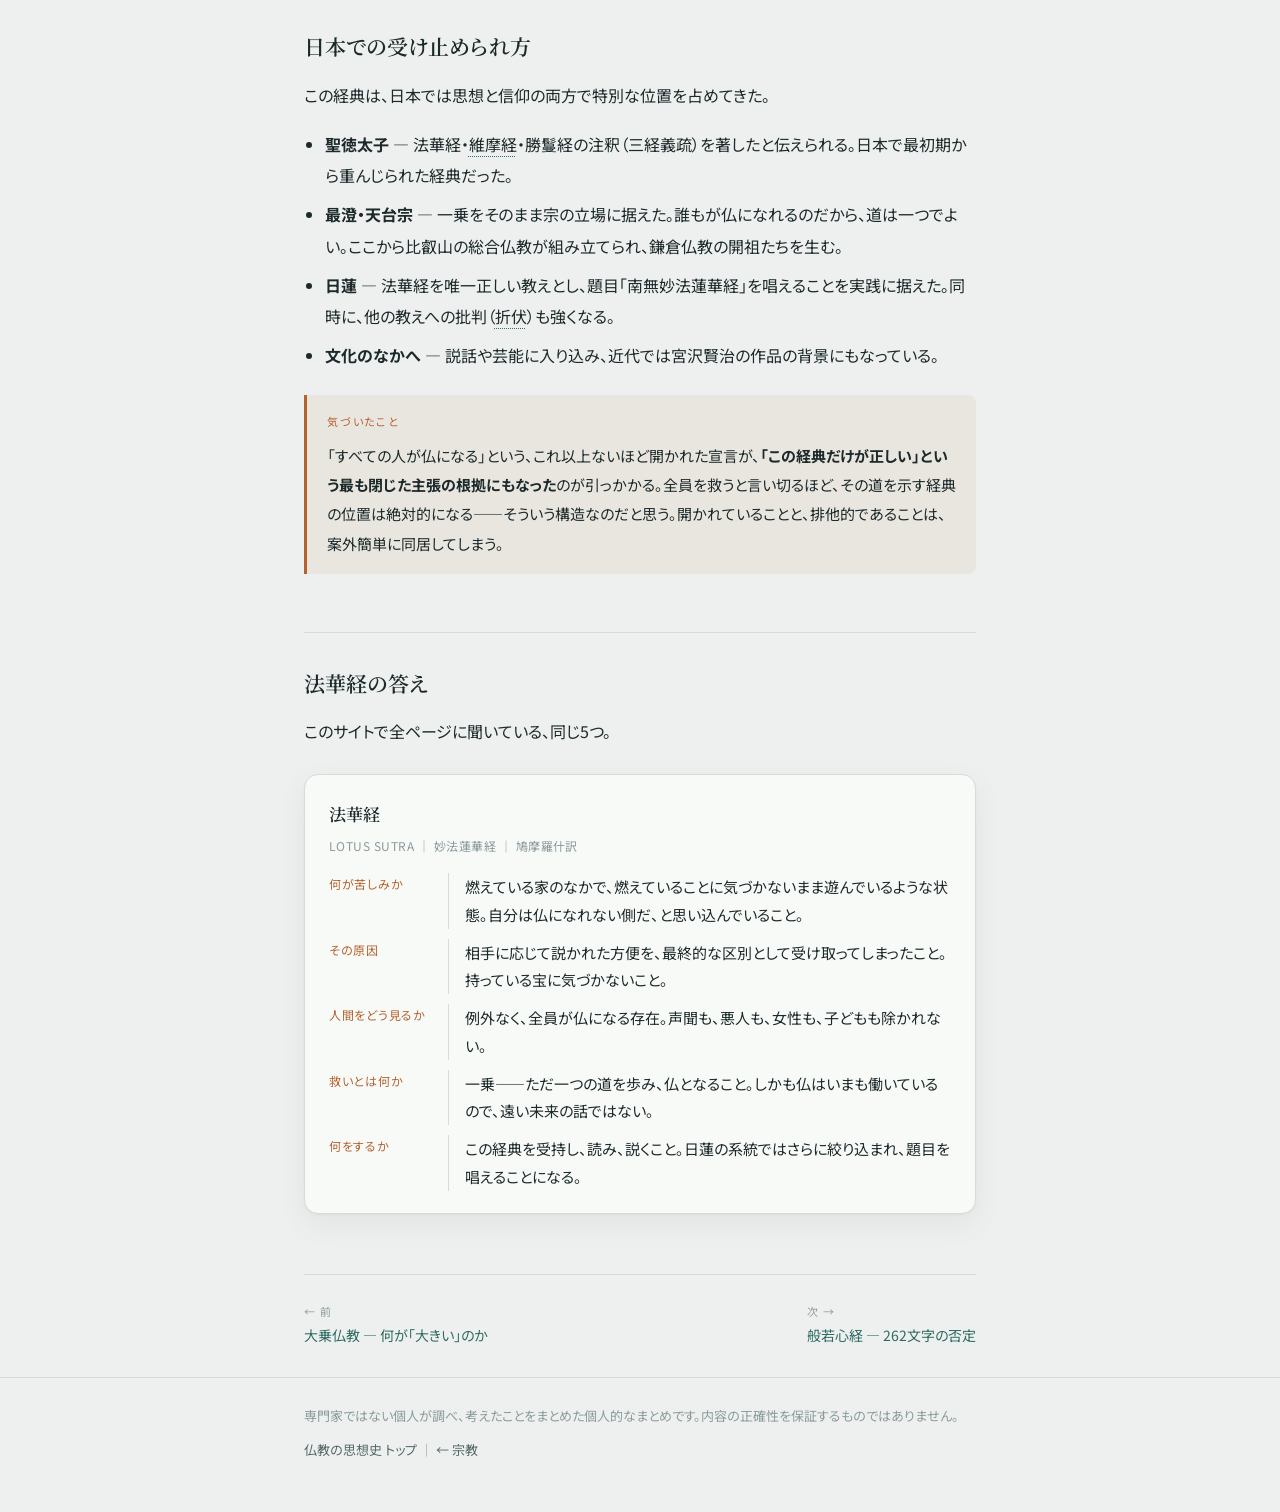
<file: lotus-sutra.html>
<!DOCTYPE html>
<html lang="ja">
<head>
<meta charset="UTF-8">
<meta name="viewport" content="width=device-width, initial-scale=1.0">
<title>法華経 — 全員に向けられた宣言｜仏教の思想史</title>
<meta name="description" content="法華経を思想として読む。方便品の三乗から一乗へ、如来寿量品の久遠実成、七つのたとえ、観音経として独立した普門品、そして聖徳太子・最澄・日蓮による日本での受け止め方まで。">
<link rel="icon" href="data:image/svg+xml,<svg xmlns=%22http://www.w3.org/2000/svg%22 viewBox=%220 0 100 100%22><text y=%22.9em%22 font-size=%2290%22>☸</text></svg>">
<link rel="preconnect" href="https://fonts.googleapis.com">
<link rel="preconnect" href="https://fonts.gstatic.com" crossorigin>
<link href="https://fonts.googleapis.com/css2?family=Noto+Serif+JP:wght@400;600;700&family=Noto+Sans+JP:wght@400;500;700&display=swap" rel="stylesheet">
<link rel="stylesheet" href="css/style.css">
</head>
<body>

<header class="top">
  <div class="wrap">
    <a class="sitemark" href="index.html">BUDDHISM ｜ 仏教の思想史</a>
    <a class="back" href="../religion/">← 宗教</a>
  </div>
</header>

<main class="wrap">
  <div class="hero">
    <p class="eyebrow">TEXT ｜ 法華経</p>
    <h1>あなたも必ず仏になる、と<br><span class="em">全員に向かって言った。</span></h1>
    <p class="lede">日本仏教でいちばん大きな影響を与えた経典を一つ選ぶなら、おそらく<strong>『<a class="gl" href="glossary.html#g-hokekyou">法華経</a>』</strong>になる。天台宗がこれを最上位に置き、その比叡山から鎌倉の開祖たちが出た。日蓮はこの経典の<a class="gl" href="glossary.html#g-shoudai">題目</a>を唱えることを実践そのものにした。</p>
    <p class="lede">中身は、思想書というより<strong>劇</strong>に近い。たとえ話が次々に出てきて、大地が割れ、宝の塔が<a class="gl" href="glossary.html#g-kuu">空</a>中に浮かぶ。読みどころは派手な場面ではなく、その背後で<strong>二つの前提がひっくり返されている</strong>ところにある。</p>
  </div>

  <section class="ch">
    <h2>どういう経典なのか</h2>
    <p>正式には『<strong>妙法蓮華経</strong>』。日本で読まれているのは5世紀初めの<strong>鳩摩羅什</strong>による漢訳で、全28品（章）からなる。成立は1世紀前後から3世紀ごろにかけてで、一度に書かれたのではなく、層を重ねてできたと考えられている。</p>
    <p>「妙法」はすぐれた教え、「蓮華」は泥の中から清らかな花を咲かせる蓮のこと。<strong>泥のような現実のただなかで花が開く</strong>、という像がそのまま題名になっている。</p>
    <p>天台宗はこの28品を前半と後半に分けて読む。前半14品を<strong>迹門</strong>、後半14品を<strong>本門</strong>という。ひっくり返されるものが、前半と後半で違うからだ。</p>
  </section>

  <section class="ch">
    <h2>前半のひっくり返し — 道は、一つしかない</h2>
    <p>前半の核心は第二の<strong><a class="gl" href="glossary.html#g-houben">方便</a>品</strong>にある。ここで問題にされているのは、それまで説かれてきた<strong><a class="gl" href="glossary.html#g-sanjo">三乗</a></strong>という区分だ。</p>
    <ul>
      <li><strong>声聞</strong> — 教えを聞いて<a class="gl" href="glossary.html#g-arakan">阿羅漢</a>を目指す者</li>
      <li><strong>縁覚</strong> — 師によらず独りで悟る者</li>
      <li><strong><a class="gl" href="glossary.html#g-bosatsu">菩薩</a></strong> — 仏となってすべてを救うことを目指す者</li>
    </ul>
    <p>従来の理解では、このうち仏になれるのは菩薩だけで、声聞と縁覚は自分の悟りで終わるとされていた。<strong>法華経はこれを否定する。</strong>三乗はあくまで、相手の段階に応じた<strong>方便</strong>——導くための仮の設定であって、本当の道は一つしかない（<strong><a class="gl" href="glossary.html#g-ichijou">一乗</a></strong>）。</p>
    <p>だから声聞にも、縁覚にも、仏になる未来がある。実際この経典では、釈迦の弟子たちが順に<strong>「あなたは将来この名の仏になる」と予告されていく（授記）</strong>。さらに、当時の常識では成仏が難しいとされた人々——悪人の代表とされる提婆達多や、龍王の娘（八歳の少女）——にまで成仏が認められる。</p>
    <p><strong>例外を一つずつ潰していく構成</strong>になっているのが、この経典の徹底したところだ。</p>
    <div class="note">
      <p class="k">「方便」は、嘘ではない</p>
      <p>方便というと「その場しのぎの嘘」の意味で使われがちだが、もとは<strong>相手に届く形をとること</strong>を指す。泳げない人にいきなり深みを勧めないのと同じで、段階に応じて説き方を変える。法華経はその方便を<strong>否定せず、位置づけ直した</strong>。過去の教えは間違いではなく、ここへ至るための道筋だった、という整理になっている。</p>
    </div>
  </section>

  <section class="ch">
    <h2>後半のひっくり返し — 仏は、死んでいない</h2>
    <p>後半の核心は第十六の<strong>如来寿量品</strong>だ。ここでひっくり返されるのは、仏についての前提になる。</p>
    <p>常識的な理解では、釈迦は35歳で悟りを開き、80歳で亡くなった人間だ。ところが法華経の釈迦は、こう明かす。<strong>自分が悟ったのは、はるか久遠の昔のことだ</strong>。この生涯で悟ったように見えたのも、入滅して見せたのも、人々を導くための方便だった、と。これを<strong><a class="gl" href="glossary.html#g-kuon">久遠実成</a></strong>という。</p>
    <p>ここで何が変わるのか。仏が<strong>過去に一度だけ現れて去った人</strong>から、<strong>いまも働き続けているもの</strong>に変わる。仏の不在を前提にした<a class="gl" href="glossary.html#g-mappou">末法</a>の不安に対して、この経典はまったく別の答えを持っていることになる。</p>
    <p>そしてこの発想は、<a href="esoteric.html">密教</a>の<a class="gl" href="glossary.html#g-dainichi">大日如来</a>——宇宙の働きそのものとしての仏——とも近いところを向いている。出発点が違うのに、似た場所に着いているのが面白い。</p>
  </section>

  <section class="ch">
    <h2>七つのたとえ</h2>
    <p>法華経が広く読まれてきた理由の一つは、抽象論ではなく<strong>物語で説く</strong>ところにある。有名なものをいくつか。</p>
    <ul>
      <li><strong>三車火宅</strong> — 燃えている家のなかで遊びに夢中の子どもたちに、父が「外に車があるぞ」と呼びかけて助け出す。約束した三種の車（三乗）の代わりに、父が与えたのは一つの立派な車（一乗）だった。</li>
      <li><strong>長者窮子</strong> — 家を出て落ちぶれた息子が、そうとは知らず実家で下働きをする。父は身分を明かさず、少しずつ仕事を任せ、最期に「お前は私の子だ」と告げる。<strong>いきなり本当のことを言わない</strong>のが方便の形になっている。</li>
      <li><strong>衣裏繋珠</strong> — 友人が酔って眠る間に、その服の裏に高価な宝珠を縫いつけておく。本人は気づかないまま長く貧しく暮らす。<strong>持っていないのではなく、気づいていない</strong>——<a class="gl" href="glossary.html#g-busshou">仏性</a>の考え方とまっすぐ重なる。</li>
      <li><strong>化城宝処</strong> — 長い道のりに疲れた一行のために、案内人が幻の城を出して休ませ、力が戻ったところで先へ進ませる。途中の目標も、無駄ではない。</li>
    </ul>
  </section>

  <section class="ch">
    <h2>観音経 — そこだけ独立して読まれている</h2>
    <p>第二十五の<strong>観世音菩薩普門品</strong>は、法華経の一部でありながら、単独で『<strong><a class="gl" href="glossary.html#g-kanjizai">観音経</a></strong>』として読誦されてきた。宗派を越えて親しまれている部分だ。</p>
    <p>内容は、観音菩薩の名を心にとどめて呼べば、火も水も刃も害をなさず、あらゆる苦難から救われる、というもの。そして観音は、救う相手に応じて<strong>三十三の姿に変えて現れる（三十三身）</strong>とされる。仏の姿でも、子どもの姿でも、必要な形をとる。</p>
    <p>ここが効いた。法華経の思想的な核心は一乗と久遠実成にあるが、生活のなかで広まったのは、この<strong>「呼べば応える」という現世での救い</strong>のほうだった。観音信仰については<a href="buddhas.html">仏・菩薩・観音のページ</a>で扱う。</p>
  </section>

  <section class="ch">
    <h2>日本での受け止められ方</h2>
    <p>この経典は、日本では思想と信仰の両方で特別な位置を占めてきた。</p>
    <ul>
      <li><strong>聖徳太子</strong> — 法華経・<a class="gl" href="glossary.html#g-yuima">維摩経</a>・勝鬘経の注釈（三経義疏）を著したと伝えられる。日本で最初期から重んじられた経典だった。</li>
      <li><strong>最澄・天台宗</strong> — 一乗をそのまま宗の立場に据えた。誰もが仏になれるのだから、道は一つでよい。ここから比叡山の総合仏教が組み立てられ、鎌倉仏教の開祖たちを生む。</li>
      <li><strong>日蓮</strong> — 法華経を唯一正しい教えとし、題目「南無妙法蓮華経」を唱えることを実践に据えた。同時に、他の教えへの批判（<a class="gl" href="glossary.html#g-shakubuku">折伏</a>）も強くなる。</li>
      <li><strong>文化のなかへ</strong> — 説話や芸能に入り込み、近代では宮沢賢治の作品の背景にもなっている。</li>
    </ul>
    <div class="mine">
      <p class="k">気づいたこと</p>
      <p>「すべての人が仏になる」という、これ以上ないほど開かれた宣言が、<strong>「この経典だけが正しい」という最も閉じた主張の根拠にもなった</strong>のが引っかかる。全員を救うと言い切るほど、その道を示す経典の位置は絶対的になる——そういう構造なのだと思う。開かれていることと、排他的であることは、案外簡単に同居してしまう。</p>
    </div>
  </section>

  <section class="ch">
    <h2>法華経の答え</h2>
    <p>このサイトで全ページに聞いている、同じ5つ。</p>
    <div class="answer">
      <p class="who">法華経</p>
      <p class="who-sub">LOTUS SUTRA ｜ 妙法蓮華経 ｜ 鳩摩羅什訳</p>
      <dl>
        <dt>何が苦しみか</dt>
        <dd>燃えている家のなかで、燃えていることに気づかないまま遊んでいるような状態。自分は仏になれない側だ、と思い込んでいること。</dd>
        <dt>その原因</dt>
        <dd>相手に応じて説かれた方便を、最終的な区別として受け取ってしまったこと。持っている宝に気づかないこと。</dd>
        <dt>人間をどう見るか</dt>
        <dd>例外なく、全員が仏になる存在。声聞も、悪人も、女性も、子どもも除かれない。</dd>
        <dt>救いとは何か</dt>
        <dd>一乗——ただ一つの道を歩み、仏となること。しかも仏はいまも働いているので、遠い未来の話ではない。</dd>
        <dt>何をするか</dt>
        <dd>この経典を受持し、読み、説くこと。日蓮の系統ではさらに絞り込まれ、題目を唱えることになる。</dd>
      </dl>
    </div>
  </section>

  <nav class="pager">
    <a href="mahayana-buddhism.html"><span class="k">← 前</span>大乗仏教 — 何が「大きい」のか</a>
    <a href="heart-sutra.html"><span class="k">次 →</span>般若心経 — 262文字の否定</a>
  </nav>
</main>

<footer class="foot">
  <div class="wrap">
    <p>専門家ではない個人が調べ、考えたことをまとめた個人的なまとめです。内容の正確性を保証するものではありません。</p>
    <p><a href="index.html">仏教の思想史 トップ</a> ｜ <a href="../religion/">← 宗教</a></p>
  </div>
</footer>

</body>
</html>
</file>
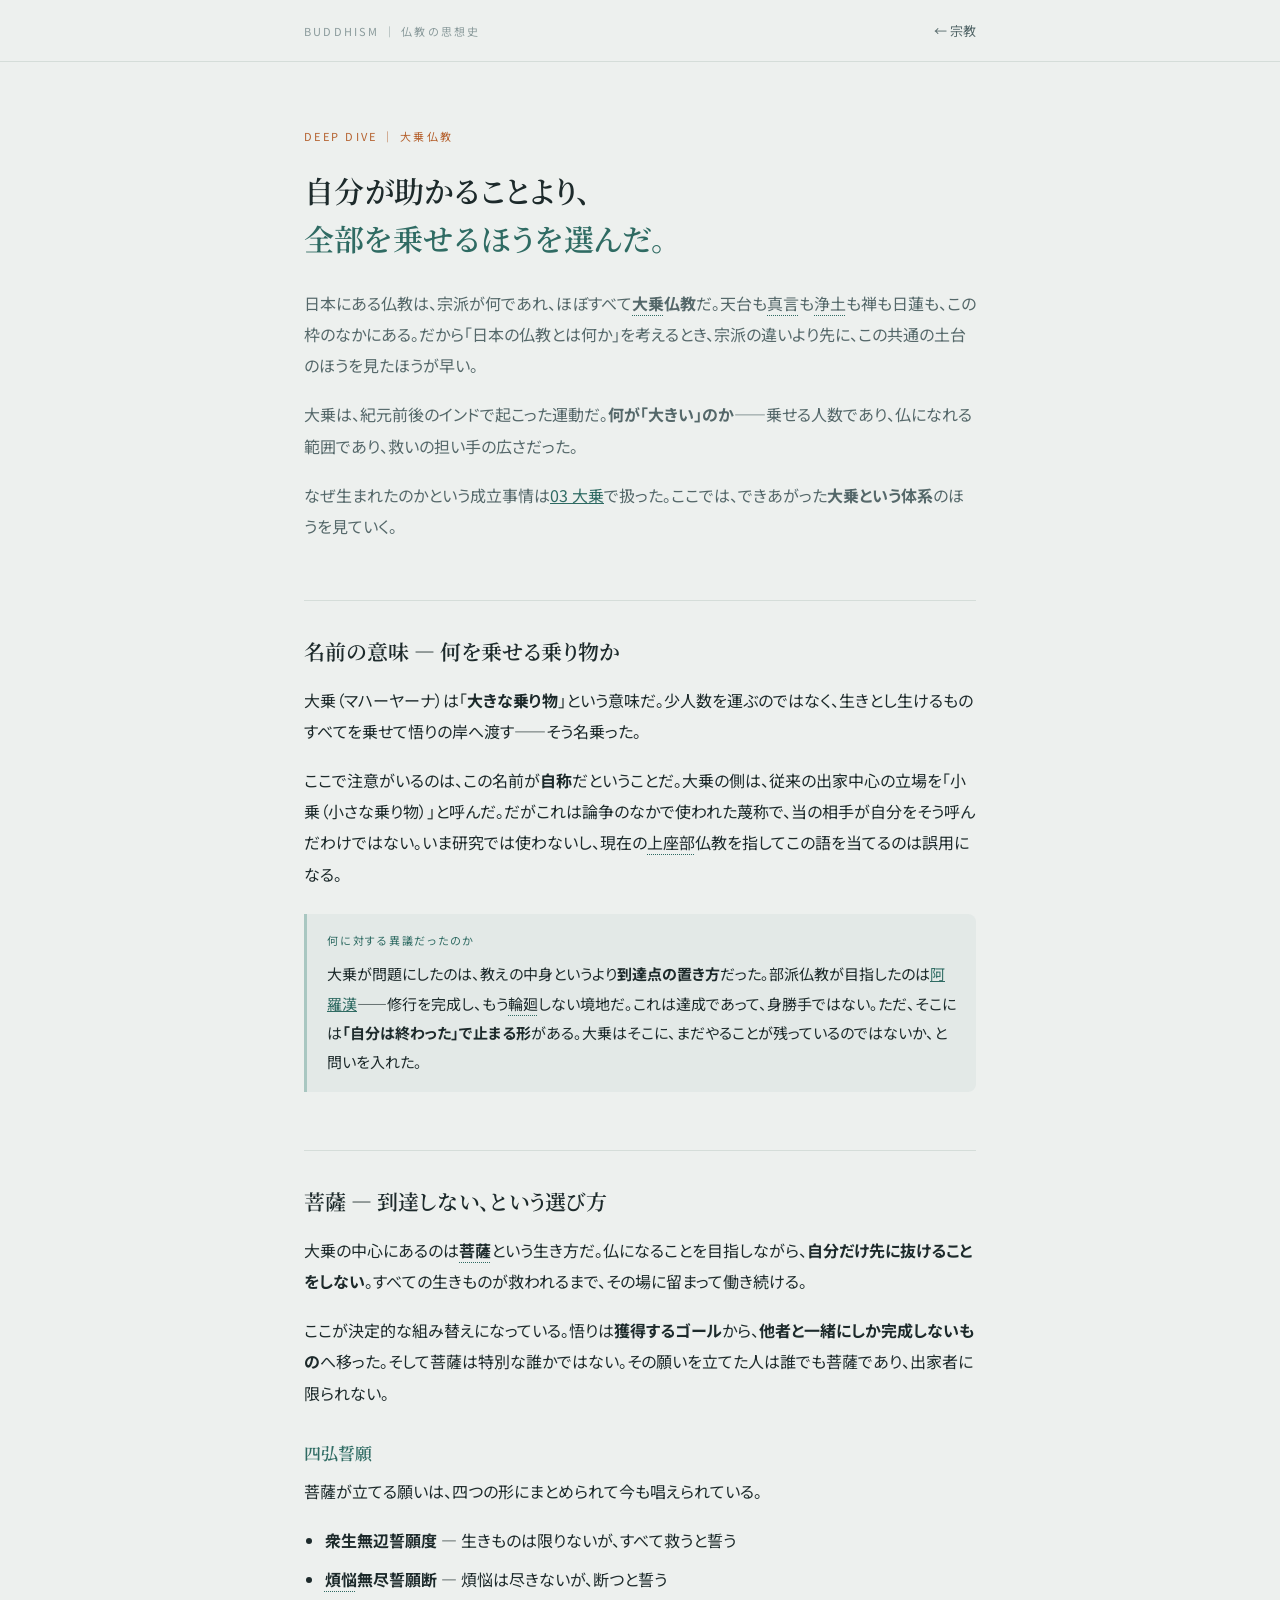
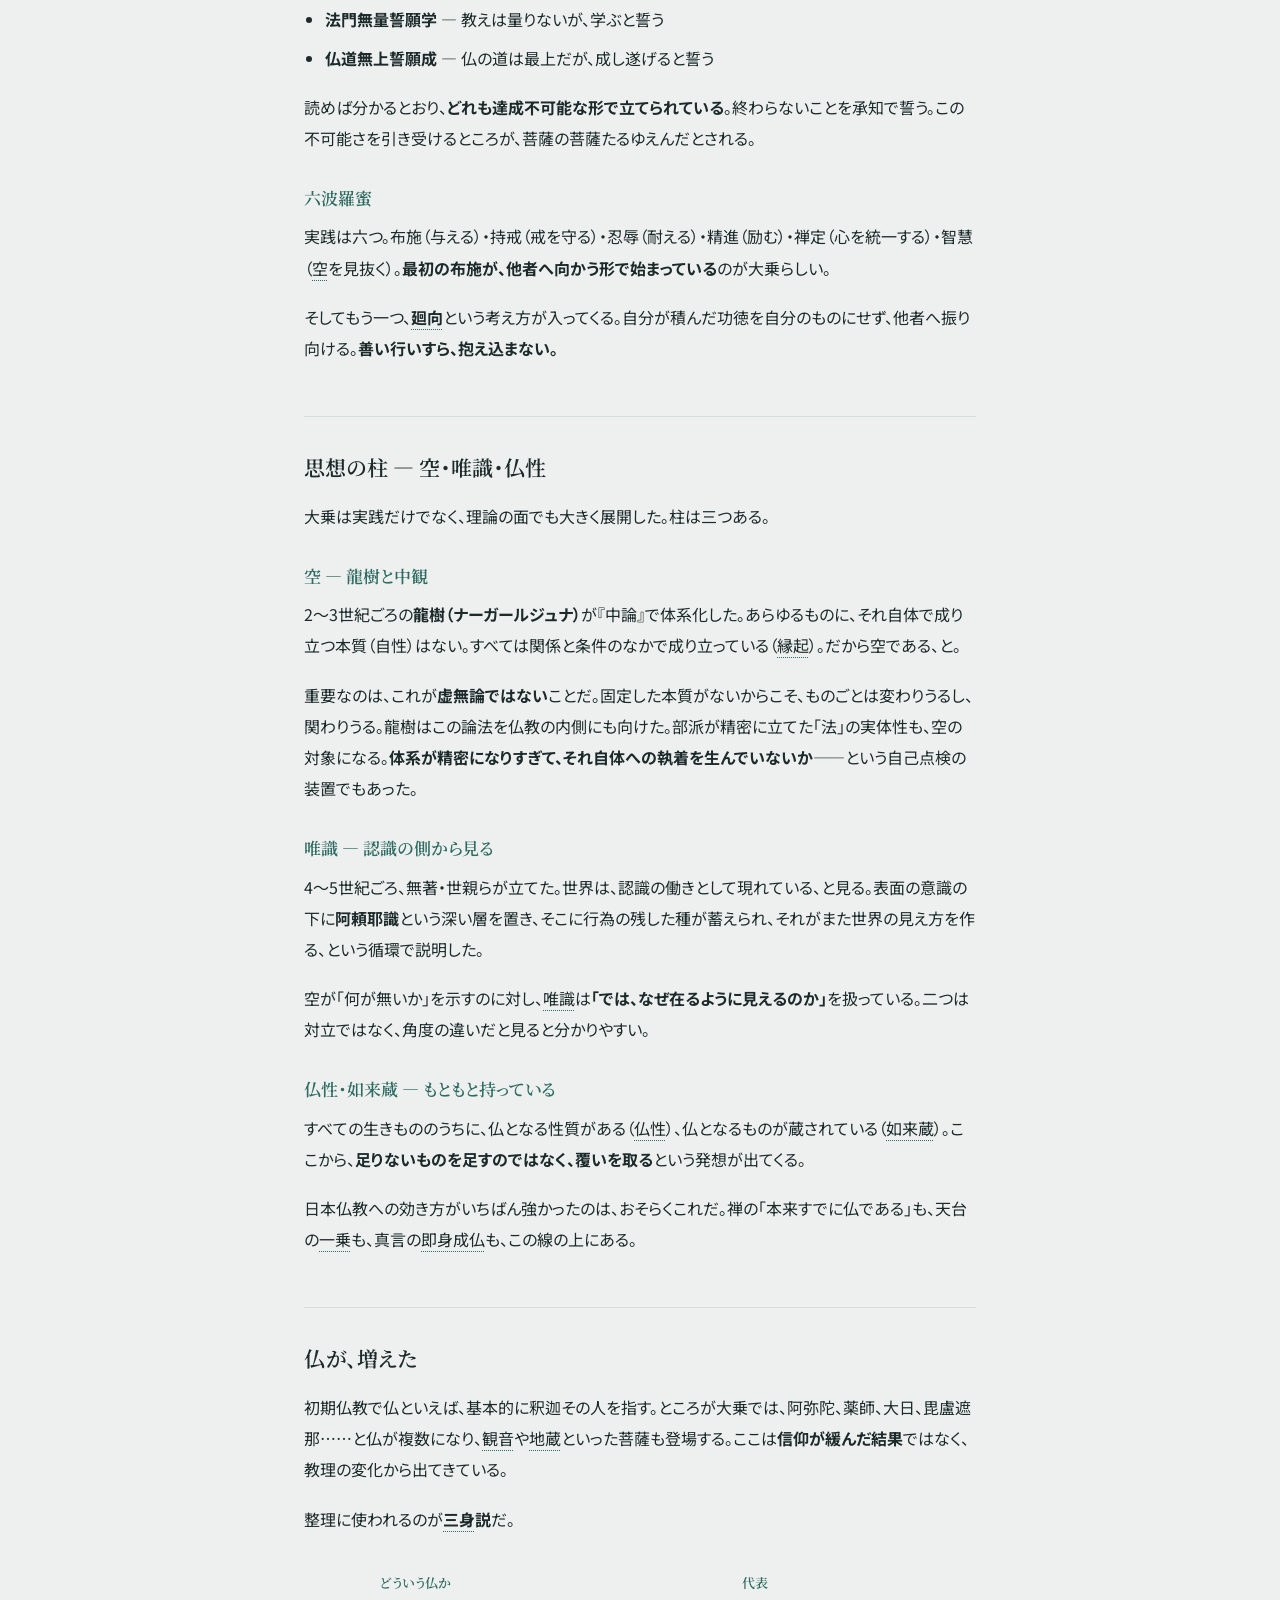
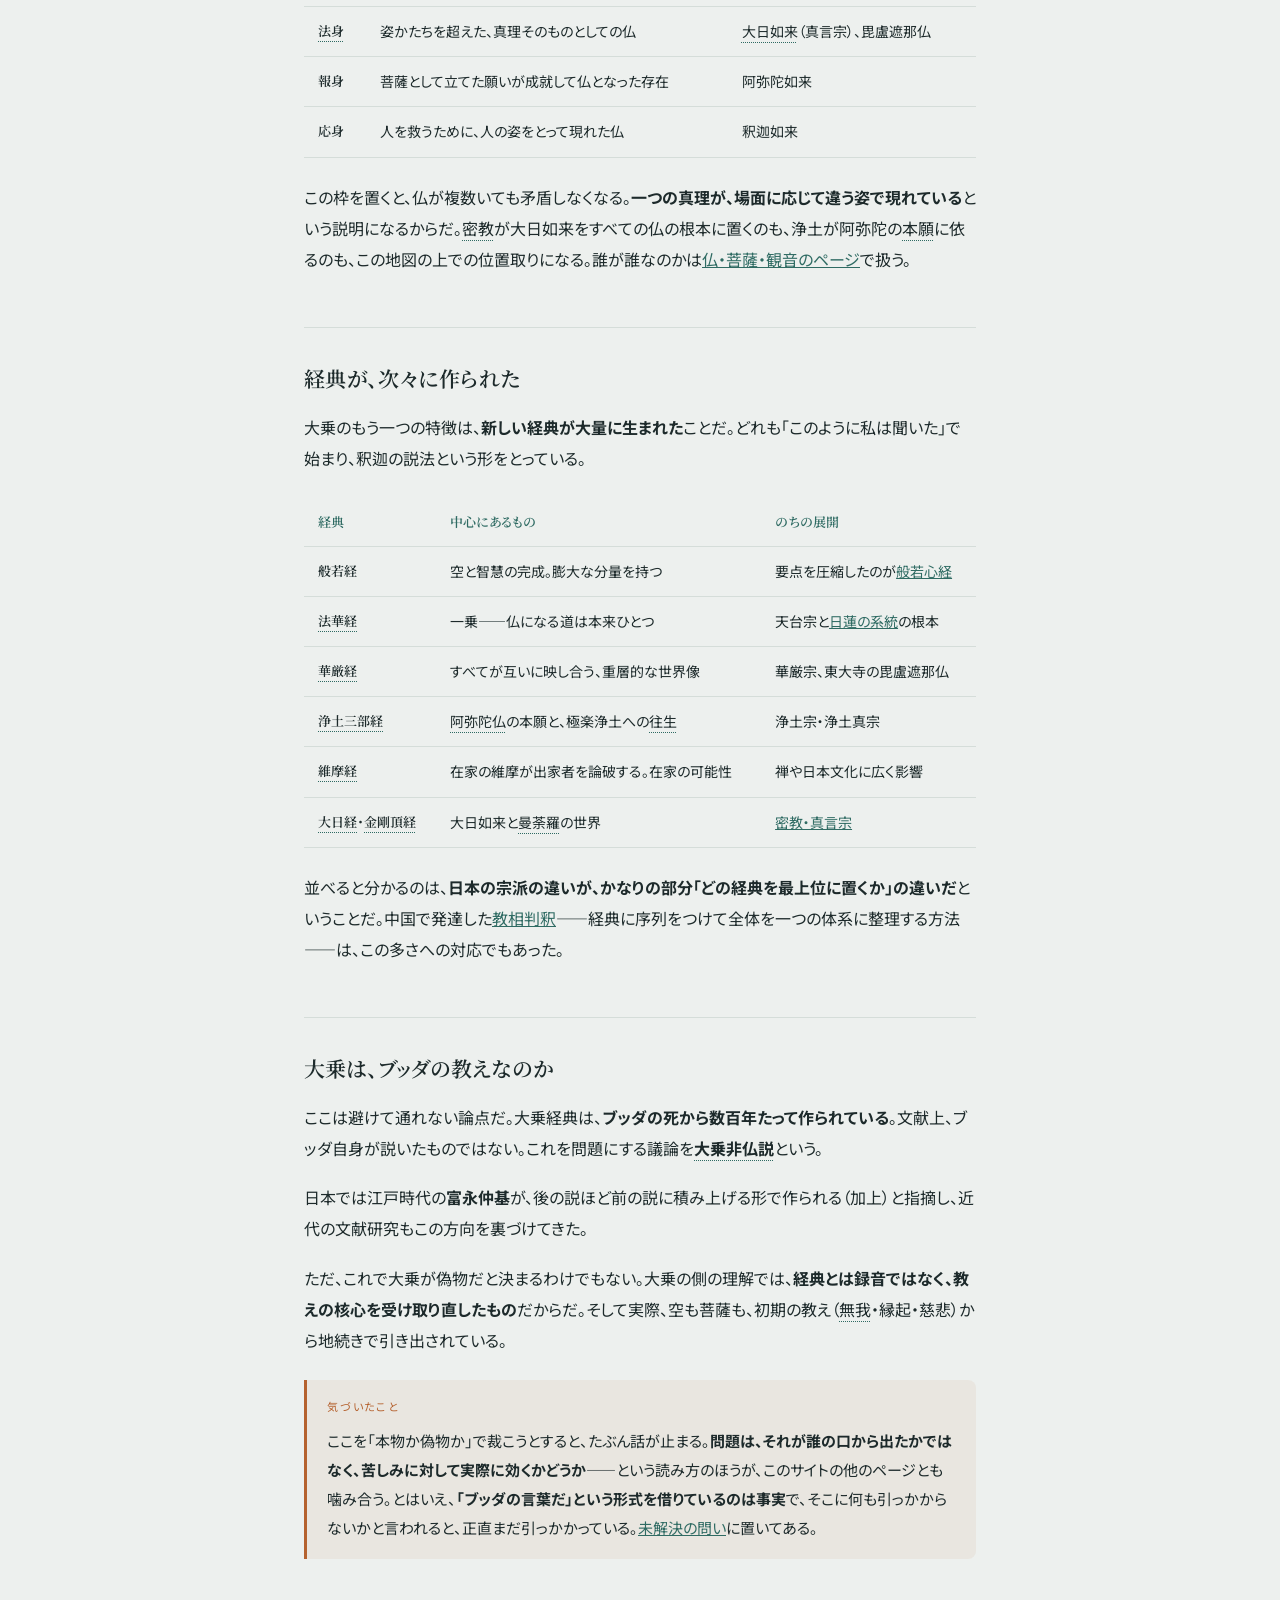
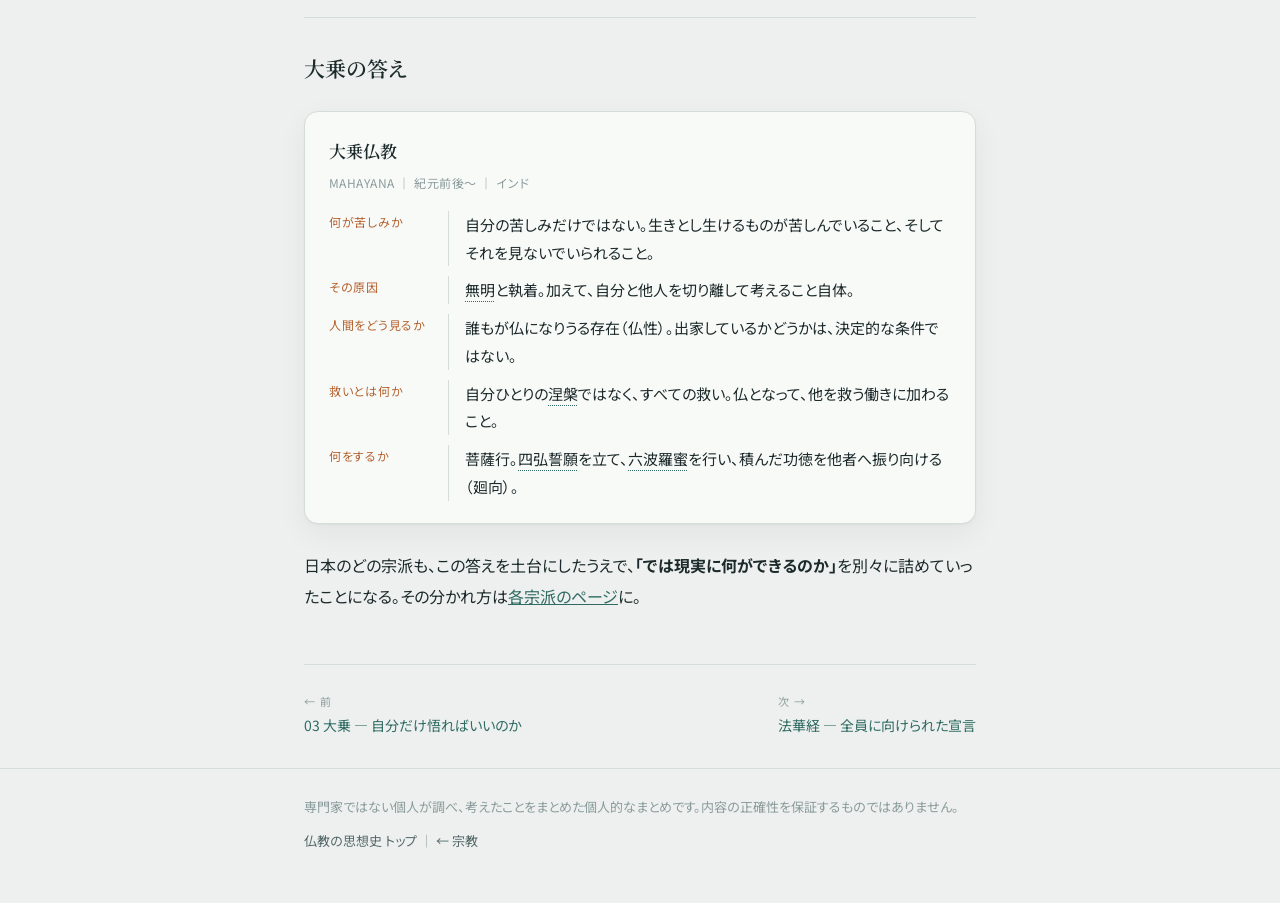
<file: mahayana-buddhism.html>
<!DOCTYPE html>
<html lang="ja">
<head>
<meta charset="UTF-8">
<meta name="viewport" content="width=device-width, initial-scale=1.0">
<title>大乗仏教 — 何が「大きい」のか｜仏教の思想史</title>
<meta name="description" content="大乗仏教を一本で。菩薩という生き方と誓願、六波羅蜜、龍樹の空と唯識、仏性、仏が増えた理由（三身説）、般若・法華・華厳・浄土という経典群、そして大乗非仏説をめぐる論争まで。">
<link rel="icon" href="data:image/svg+xml,<svg xmlns=%22http://www.w3.org/2000/svg%22 viewBox=%220 0 100 100%22><text y=%22.9em%22 font-size=%2290%22>☸</text></svg>">
<link rel="preconnect" href="https://fonts.googleapis.com">
<link rel="preconnect" href="https://fonts.gstatic.com" crossorigin>
<link href="https://fonts.googleapis.com/css2?family=Noto+Serif+JP:wght@400;600;700&family=Noto+Sans+JP:wght@400;500;700&display=swap" rel="stylesheet">
<link rel="stylesheet" href="css/style.css">
</head>
<body>

<header class="top">
  <div class="wrap">
    <a class="sitemark" href="index.html">BUDDHISM ｜ 仏教の思想史</a>
    <a class="back" href="../religion/">← 宗教</a>
  </div>
</header>

<main class="wrap">
  <div class="hero">
    <p class="eyebrow">DEEP DIVE ｜ 大乗仏教</p>
    <h1>自分が助かることより、<br><span class="em">全部を乗せるほうを選んだ。</span></h1>
    <p class="lede">日本にある仏教は、宗派が何であれ、ほぼすべて<strong><a class="gl" href="glossary.html#g-daijou">大乗</a>仏教</strong>だ。天台も<a class="gl" href="glossary.html#g-shingon">真言</a>も<a class="gl" href="glossary.html#g-jodo">浄土</a>も禅も日蓮も、この枠のなかにある。だから「日本の仏教とは何か」を考えるとき、宗派の違いより先に、この共通の土台のほうを見たほうが早い。</p>
    <p class="lede">大乗は、紀元前後のインドで起こった運動だ。<strong>何が「大きい」のか</strong>——乗せる人数であり、仏になれる範囲であり、救いの担い手の広さだった。</p>
    <p class="lede">なぜ生まれたのかという成立事情は<a href="mahayana.html">03 大乗</a>で扱った。ここでは、できあがった<strong>大乗という体系</strong>のほうを見ていく。</p>
  </div>

  <section class="ch">
    <h2>名前の意味 — 何を乗せる乗り物か</h2>
    <p>大乗（マハーヤーナ）は「<strong>大きな乗り物</strong>」という意味だ。少人数を運ぶのではなく、生きとし生けるものすべてを乗せて悟りの岸へ渡す——そう名乗った。</p>
    <p>ここで注意がいるのは、この名前が<strong>自称</strong>だということだ。大乗の側は、従来の出家中心の立場を「小乗（小さな乗り物）」と呼んだ。だがこれは論争のなかで使われた蔑称で、当の相手が自分をそう呼んだわけではない。いま研究では使わないし、現在の<a class="gl" href="glossary.html#g-buha">上座部</a>仏教を指してこの語を当てるのは誤用になる。</p>
    <div class="note">
      <p class="k">何に対する異議だったのか</p>
      <p>大乗が問題にしたのは、教えの中身というより<strong>到達点の置き方</strong>だった。部派仏教が目指したのは<a href="glossary.html#g-arakan">阿羅漢</a>——修行を完成し、もう<a class="gl" href="glossary.html#g-rinne">輪廻</a>しない境地だ。これは達成であって、身勝手ではない。ただ、そこには<strong>「自分は終わった」で止まる形</strong>がある。大乗はそこに、まだやることが残っているのではないか、と問いを入れた。</p>
    </div>
  </section>

  <section class="ch">
    <h2>菩薩 — 到達しない、という選び方</h2>
    <p>大乗の中心にあるのは<strong><a class="gl" href="glossary.html#g-bosatsu">菩薩</a></strong>という生き方だ。仏になることを目指しながら、<strong>自分だけ先に抜けることをしない</strong>。すべての生きものが救われるまで、その場に留まって働き続ける。</p>
    <p>ここが決定的な組み替えになっている。悟りは<strong>獲得するゴール</strong>から、<strong>他者と一緒にしか完成しないもの</strong>へ移った。そして菩薩は特別な誰かではない。その願いを立てた人は誰でも菩薩であり、出家者に限られない。</p>
    <h3>四弘誓願</h3>
    <p>菩薩が立てる願いは、四つの形にまとめられて今も唱えられている。</p>
    <ul>
      <li><strong>衆生無辺誓願度</strong> — 生きものは限りないが、すべて救うと誓う</li>
      <li><strong><a class="gl" href="glossary.html#g-bonnou">煩悩</a>無尽誓願断</strong> — 煩悩は尽きないが、断つと誓う</li>
      <li><strong>法門無量誓願学</strong> — 教えは量りないが、学ぶと誓う</li>
      <li><strong>仏道無上誓願成</strong> — 仏の道は最上だが、成し遂げると誓う</li>
    </ul>
    <p>読めば分かるとおり、<strong>どれも達成不可能な形で立てられている</strong>。終わらないことを承知で誓う。この不可能さを引き受けるところが、菩薩の菩薩たるゆえんだとされる。</p>
    <h3>六波羅蜜</h3>
    <p>実践は六つ。布施（与える）・持戒（戒を守る）・忍辱（耐える）・精進（励む）・禅定（心を統一する）・智慧（<a class="gl" href="glossary.html#g-kuu">空</a>を見抜く）。<strong>最初の布施が、他者へ向かう形で始まっている</strong>のが大乗らしい。</p>
    <p>そしてもう一つ、<strong><a class="gl" href="glossary.html#g-eko">廻向</a></strong>という考え方が入ってくる。自分が積んだ功徳を自分のものにせず、他者へ振り向ける。<strong>善い行いすら、抱え込まない。</strong></p>
  </section>

  <section class="ch">
    <h2>思想の柱 — 空・唯識・仏性</h2>
    <p>大乗は実践だけでなく、理論の面でも大きく展開した。柱は三つある。</p>
    <h3>空 — 龍樹と中観</h3>
    <p>2〜3世紀ごろの<strong>龍樹（ナーガールジュナ）</strong>が『中論』で体系化した。あらゆるものに、それ自体で成り立つ本質（自性）はない。すべては関係と条件のなかで成り立っている（<a class="gl" href="glossary.html#g-engi">縁起</a>）。だから空である、と。</p>
    <p>重要なのは、これが<strong>虚無論ではない</strong>ことだ。固定した本質がないからこそ、ものごとは変わりうるし、関わりうる。龍樹はこの論法を仏教の内側にも向けた。部派が精密に立てた「法」の実体性も、空の対象になる。<strong>体系が精密になりすぎて、それ自体への執着を生んでいないか</strong>——という自己点検の装置でもあった。</p>
    <h3>唯識 — 認識の側から見る</h3>
    <p>4〜5世紀ごろ、無著・世親らが立てた。世界は、認識の働きとして現れている、と見る。表面の意識の下に<strong>阿頼耶識</strong>という深い層を置き、そこに行為の残した種が蓄えられ、それがまた世界の見え方を作る、という循環で説明した。</p>
    <p>空が「何が無いか」を示すのに対し、<a class="gl" href="glossary.html#g-yuishiki">唯識</a>は<strong>「では、なぜ在るように見えるのか」</strong>を扱っている。二つは対立ではなく、角度の違いだと見ると分かりやすい。</p>
    <h3>仏性・如来蔵 — もともと持っている</h3>
    <p>すべての生きもののうちに、仏となる性質がある（<a class="gl" href="glossary.html#g-busshou">仏性</a>）、仏となるものが蔵されている（<a class="gl" href="glossary.html#g-nyoraizou">如来蔵</a>）。ここから、<strong>足りないものを足すのではなく、覆いを取る</strong>という発想が出てくる。</p>
    <p>日本仏教への効き方がいちばん強かったのは、おそらくこれだ。禅の「本来すでに仏である」も、天台の<a class="gl" href="glossary.html#g-ichijou">一乗</a>も、真言の<a class="gl" href="glossary.html#g-sokushin">即身成仏</a>も、この線の上にある。</p>
  </section>

  <section class="ch">
    <h2>仏が、増えた</h2>
    <p>初期仏教で仏といえば、基本的に釈迦その人を指す。ところが大乗では、阿弥陀、薬師、大日、毘盧遮那……と仏が複数になり、<a class="gl" href="glossary.html#g-kanjizai">観音</a>や<a class="gl" href="glossary.html#g-jizo">地蔵</a>といった菩薩も登場する。ここは<strong>信仰が緩んだ結果</strong>ではなく、教理の変化から出てきている。</p>
    <p>整理に使われるのが<strong><a class="gl" href="glossary.html#g-sanjin">三身</a>説</strong>だ。</p>
    <div class="tablewrap">
      <table>
        <thead><tr><th>　</th><th>どういう仏か</th><th>代表</th></tr></thead>
        <tbody>
          <tr><th><a class="gl" href="glossary.html#g-hosshin">法身</a></th><td>姿かたちを超えた、真理そのものとしての仏</td><td><a class="gl" href="glossary.html#g-dainichi">大日如来</a>（真言宗）、毘盧遮那仏</td></tr>
          <tr><th>報身</th><td>菩薩として立てた願いが成就して仏となった存在</td><td>阿弥陀如来</td></tr>
          <tr><th>応身</th><td>人を救うために、人の姿をとって現れた仏</td><td>釈迦如来</td></tr>
        </tbody>
      </table>
    </div>
    <p>この枠を置くと、仏が複数いても矛盾しなくなる。<strong>一つの真理が、場面に応じて違う姿で現れている</strong>という説明になるからだ。<a class="gl" href="glossary.html#g-mikkyou">密教</a>が大日如来をすべての仏の根本に置くのも、浄土が阿弥陀の<a class="gl" href="glossary.html#g-hongan">本願</a>に依るのも、この地図の上での位置取りになる。誰が誰なのかは<a href="buddhas.html">仏・菩薩・観音のページ</a>で扱う。</p>
  </section>

  <section class="ch">
    <h2>経典が、次々に作られた</h2>
    <p>大乗のもう一つの特徴は、<strong>新しい経典が大量に生まれた</strong>ことだ。どれも「このように私は聞いた」で始まり、釈迦の説法という形をとっている。</p>
    <div class="tablewrap">
      <table>
        <thead><tr><th>経典</th><th>中心にあるもの</th><th>のちの展開</th></tr></thead>
        <tbody>
          <tr><th>般若経</th><td>空と智慧の完成。膨大な分量を持つ</td><td>要点を圧縮したのが<a href="heart-sutra.html">般若心経</a></td></tr>
          <tr><th><a class="gl" href="glossary.html#g-hokekyou">法華経</a></th><td>一乗——仏になる道は本来ひとつ</td><td>天台宗と<a href="lotus-sutra.html">日蓮の系統</a>の根本</td></tr>
          <tr><th><a class="gl" href="glossary.html#g-kegon">華厳経</a></th><td>すべてが互いに映し合う、重層的な世界像</td><td>華厳宗、東大寺の毘盧遮那仏</td></tr>
          <tr><th><a class="gl" href="glossary.html#g-sanbukyou">浄土三部経</a></th><td><a class="gl" href="glossary.html#g-amida">阿弥陀仏</a>の本願と、極楽浄土への<a class="gl" href="glossary.html#g-oujou">往生</a></td><td>浄土宗・浄土真宗</td></tr>
          <tr><th><a class="gl" href="glossary.html#g-yuima">維摩経</a></th><td>在家の維摩が出家者を論破する。在家の可能性</td><td>禅や日本文化に広く影響</td></tr>
          <tr><th><a class="gl" href="glossary.html#g-dainichikyou">大日経</a>・<a class="gl" href="glossary.html#g-kongouchou">金剛頂経</a></th><td>大日如来と<a class="gl" href="glossary.html#g-mandara">曼荼羅</a>の世界</td><td><a href="shingon.html">密教・真言宗</a></td></tr>
        </tbody>
      </table>
    </div>
    <p>並べると分かるのは、<strong>日本の宗派の違いが、かなりの部分「どの経典を最上位に置くか」の違いだ</strong>ということだ。中国で発達した<a href="glossary.html#g-kyousou">教相判釈</a>——経典に序列をつけて全体を一つの体系に整理する方法——は、この多さへの対応でもあった。</p>
  </section>

  <section class="ch">
    <h2>大乗は、ブッダの教えなのか</h2>
    <p>ここは避けて通れない論点だ。大乗経典は、<strong>ブッダの死から数百年たって作られている</strong>。文献上、ブッダ自身が説いたものではない。これを問題にする議論を<strong><a class="gl" href="glossary.html#g-hibussetsu">大乗非仏説</a></strong>という。</p>
    <p>日本では江戸時代の<strong>富永仲基</strong>が、後の説ほど前の説に積み上げる形で作られる（加上）と指摘し、近代の文献研究もこの方向を裏づけてきた。</p>
    <p>ただ、これで大乗が偽物だと決まるわけでもない。大乗の側の理解では、<strong>経典とは録音ではなく、教えの核心を受け取り直したもの</strong>だからだ。そして実際、空も菩薩も、初期の教え（<a class="gl" href="glossary.html#g-muga">無我</a>・縁起・慈悲）から地続きで引き出されている。</p>
    <div class="mine">
      <p class="k">気づいたこと</p>
      <p>ここを「本物か偽物か」で裁こうとすると、たぶん話が止まる。<strong>問題は、それが誰の口から出たかではなく、苦しみに対して実際に効くかどうか</strong>——という読み方のほうが、このサイトの他のページとも噛み合う。とはいえ、<strong>「ブッダの言葉だ」という形式を借りているのは事実</strong>で、そこに何も引っかからないかと言われると、正直まだ引っかかっている。<a href="questions.html">未解決の問い</a>に置いてある。</p>
    </div>
  </section>

  <section class="ch">
    <h2>大乗の答え</h2>
    <div class="answer">
      <p class="who">大乗仏教</p>
      <p class="who-sub">MAHAYANA ｜ 紀元前後〜 ｜ インド</p>
      <dl>
        <dt>何が苦しみか</dt>
        <dd>自分の苦しみだけではない。生きとし生けるものが苦しんでいること、そしてそれを見ないでいられること。</dd>
        <dt>その原因</dt>
        <dd><a class="gl" href="glossary.html#g-mumyou">無明</a>と執着。加えて、自分と他人を切り離して考えること自体。</dd>
        <dt>人間をどう見るか</dt>
        <dd>誰もが仏になりうる存在（仏性）。出家しているかどうかは、決定的な条件ではない。</dd>
        <dt>救いとは何か</dt>
        <dd>自分ひとりの<a class="gl" href="glossary.html#g-nehan">涅槃</a>ではなく、すべての救い。仏となって、他を救う働きに加わること。</dd>
        <dt>何をするか</dt>
        <dd>菩薩行。<a class="gl" href="glossary.html#g-shigu">四弘誓願</a>を立て、<a class="gl" href="glossary.html#g-ropparamitsu">六波羅蜜</a>を行い、積んだ功徳を他者へ振り向ける（廻向）。</dd>
      </dl>
    </div>
    <p>日本のどの宗派も、この答えを土台にしたうえで、<strong>「では現実に何ができるのか」</strong>を別々に詰めていったことになる。その分かれ方は<a href="schools.html">各宗派のページ</a>に。</p>
  </section>

  <nav class="pager">
    <a href="mahayana.html"><span class="k">← 前</span>03 大乗 — 自分だけ悟ればいいのか</a>
    <a href="lotus-sutra.html"><span class="k">次 →</span>法華経 — 全員に向けられた宣言</a>
  </nav>
</main>

<footer class="foot">
  <div class="wrap">
    <p>専門家ではない個人が調べ、考えたことをまとめた個人的なまとめです。内容の正確性を保証するものではありません。</p>
    <p><a href="index.html">仏教の思想史 トップ</a> ｜ <a href="../religion/">← 宗教</a></p>
  </div>
</footer>

</body>
</html>
</file>
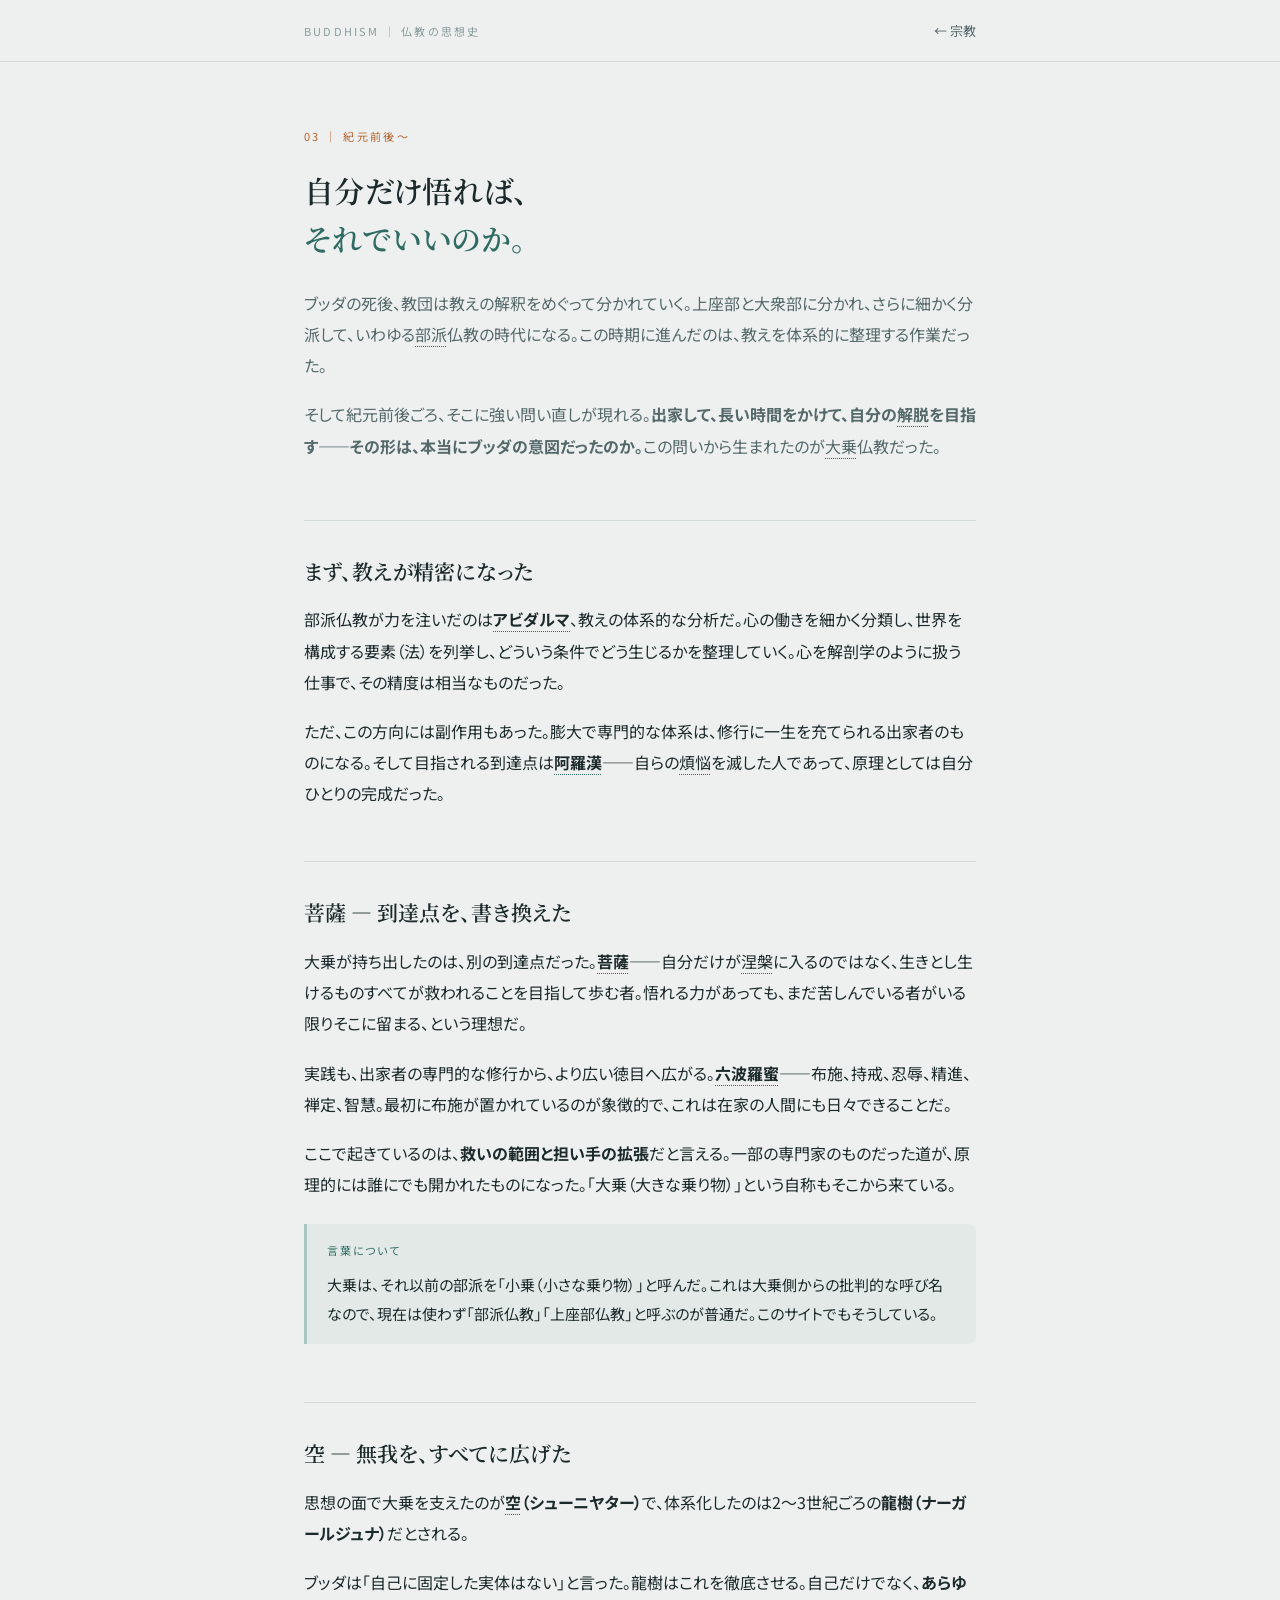
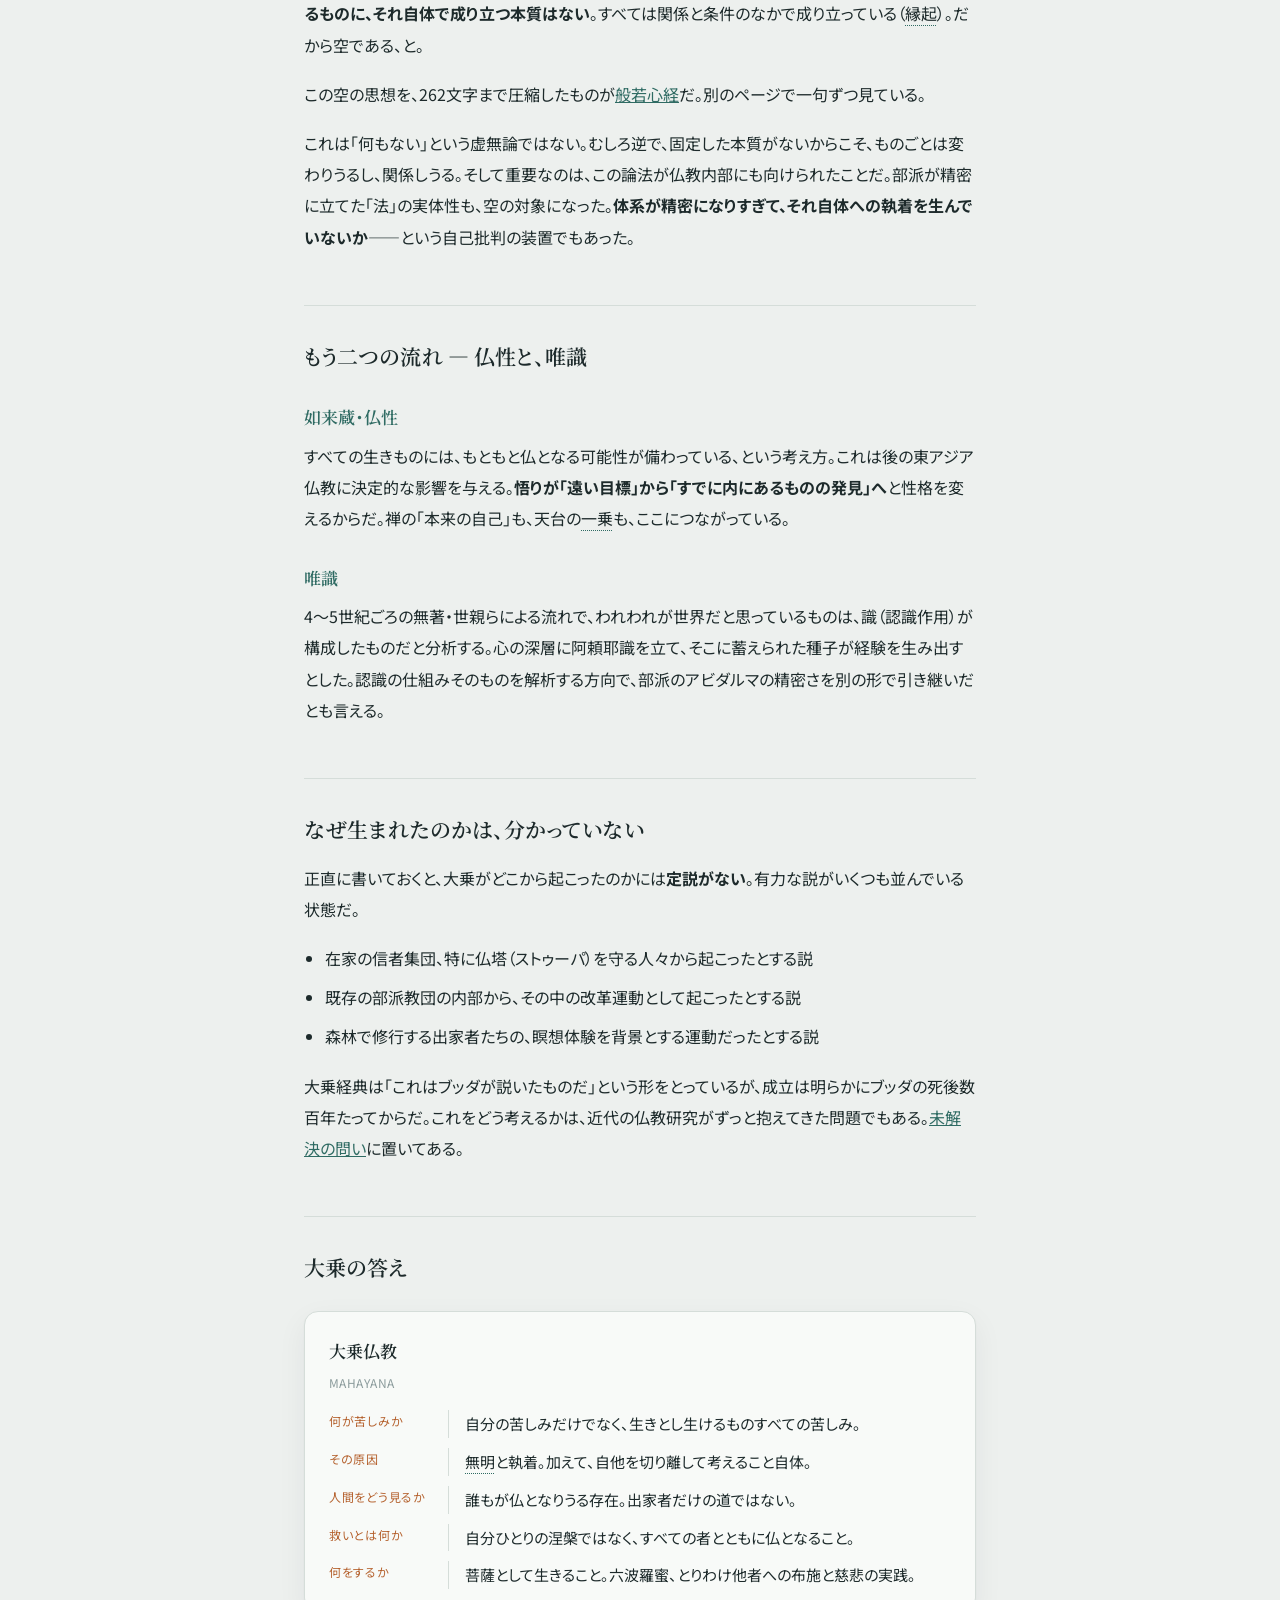
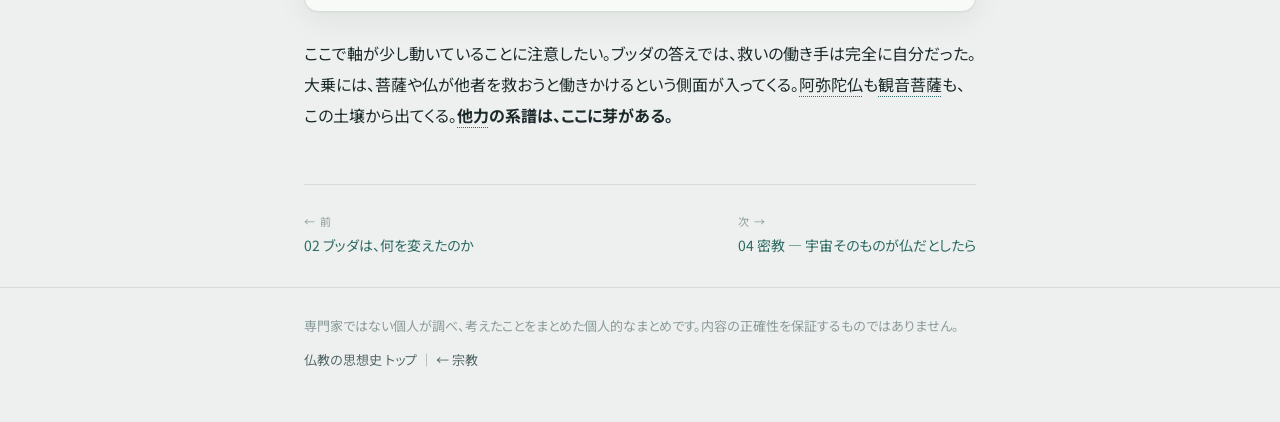
<file: mahayana.html>
<!DOCTYPE html>
<html lang="ja">
<head>
<meta charset="UTF-8">
<meta name="viewport" content="width=device-width, initial-scale=1.0">
<title>03 大乗 — 自分だけ悟ればいいのか｜仏教の思想史</title>
<meta name="description" content="部派仏教のアビダルマから大乗仏教へ。菩薩という理想、六波羅蜜、龍樹の空、如来蔵と唯識。大乗がなぜ生まれたのかには今も定説がない。">
<link rel="icon" href="data:image/svg+xml,<svg xmlns=%22http://www.w3.org/2000/svg%22 viewBox=%220 0 100 100%22><text y=%22.9em%22 font-size=%2290%22>☸</text></svg>">
<link rel="preconnect" href="https://fonts.googleapis.com">
<link rel="preconnect" href="https://fonts.gstatic.com" crossorigin>
<link href="https://fonts.googleapis.com/css2?family=Noto+Serif+JP:wght@400;600;700&family=Noto+Sans+JP:wght@400;500;700&display=swap" rel="stylesheet">
<link rel="stylesheet" href="css/style.css">
</head>
<body>

<header class="top">
  <div class="wrap">
    <a class="sitemark" href="index.html">BUDDHISM ｜ 仏教の思想史</a>
    <a class="back" href="../religion/">← 宗教</a>
  </div>
</header>

<main class="wrap">
  <div class="hero">
    <p class="eyebrow">03 ｜ 紀元前後〜</p>
    <h1>自分だけ悟れば、<br><span class="em">それでいいのか。</span></h1>
    <p class="lede">ブッダの死後、教団は教えの解釈をめぐって分かれていく。上座部と大衆部に分かれ、さらに細かく分派して、いわゆる<a class="gl" href="glossary.html#g-buha">部派</a>仏教の時代になる。この時期に進んだのは、教えを体系的に整理する作業だった。</p>
    <p class="lede">そして紀元前後ごろ、そこに強い問い直しが現れる。<strong>出家して、長い時間をかけて、自分の<a class="gl" href="glossary.html#g-gedatsu">解脱</a>を目指す——その形は、本当にブッダの意図だったのか。</strong>この問いから生まれたのが<a class="gl" href="glossary.html#g-daijou">大乗</a>仏教だった。</p>
  </div>

  <section class="ch">
    <h2>まず、教えが精密になった</h2>
    <p>部派仏教が力を注いだのは<strong><a class="gl" href="glossary.html#g-abidharma">アビダルマ</a></strong>、教えの体系的な分析だ。心の働きを細かく分類し、世界を構成する要素（法）を列挙し、どういう条件でどう生じるかを整理していく。心を解剖学のように扱う仕事で、その精度は相当なものだった。</p>
    <p>ただ、この方向には副作用もあった。膨大で専門的な体系は、修行に一生を充てられる出家者のものになる。そして目指される到達点は<strong><a class="gl" href="glossary.html#g-arakan">阿羅漢</a></strong>——自らの<a class="gl" href="glossary.html#g-bonnou">煩悩</a>を滅した人であって、原理としては自分ひとりの完成だった。</p>
  </section>

  <section class="ch">
    <h2>菩薩 — 到達点を、書き換えた</h2>
    <p>大乗が持ち出したのは、別の到達点だった。<strong><a class="gl" href="glossary.html#g-bosatsu">菩薩</a></strong>——自分だけが<a class="gl" href="glossary.html#g-nehan">涅槃</a>に入るのではなく、生きとし生けるものすべてが救われることを目指して歩む者。悟れる力があっても、まだ苦しんでいる者がいる限りそこに留まる、という理想だ。</p>
    <p>実践も、出家者の専門的な修行から、より広い徳目へ広がる。<strong><a class="gl" href="glossary.html#g-ropparamitsu">六波羅蜜</a></strong>——布施、持戒、忍辱、精進、禅定、智慧。最初に布施が置かれているのが象徴的で、これは在家の人間にも日々できることだ。</p>
    <p>ここで起きているのは、<strong>救いの範囲と担い手の拡張</strong>だと言える。一部の専門家のものだった道が、原理的には誰にでも開かれたものになった。「大乗（大きな乗り物）」という自称もそこから来ている。</p>
    <div class="note">
      <p class="k">言葉について</p>
      <p>大乗は、それ以前の部派を「小乗（小さな乗り物）」と呼んだ。これは大乗側からの批判的な呼び名なので、現在は使わず「部派仏教」「上座部仏教」と呼ぶのが普通だ。このサイトでもそうしている。</p>
    </div>
  </section>

  <section class="ch">
    <h2>空 — 無我を、すべてに広げた</h2>
    <p>思想の面で大乗を支えたのが<strong><a class="gl" href="glossary.html#g-kuu">空</a>（シューニヤター）</strong>で、体系化したのは2〜3世紀ごろの<strong>龍樹（ナーガールジュナ）</strong>だとされる。</p>
    <p>ブッダは「自己に固定した実体はない」と言った。龍樹はこれを徹底させる。自己だけでなく、<strong>あらゆるものに、それ自体で成り立つ本質はない</strong>。すべては関係と条件のなかで成り立っている（<a class="gl" href="glossary.html#g-engi">縁起</a>）。だから空である、と。</p>
    <p>この空の思想を、262文字まで圧縮したものが<a href="heart-sutra.html">般若心経</a>だ。別のページで一句ずつ見ている。</p>
    <p>これは「何もない」という虚無論ではない。むしろ逆で、固定した本質がないからこそ、ものごとは変わりうるし、関係しうる。そして重要なのは、この論法が仏教内部にも向けられたことだ。部派が精密に立てた「法」の実体性も、空の対象になった。<strong>体系が精密になりすぎて、それ自体への執着を生んでいないか</strong>——という自己批判の装置でもあった。</p>
  </section>

  <section class="ch">
    <h2>もう二つの流れ — 仏性と、唯識</h2>
    <h3>如来蔵・仏性</h3>
    <p>すべての生きものには、もともと仏となる可能性が備わっている、という考え方。これは後の東アジア仏教に決定的な影響を与える。<strong>悟りが「遠い目標」から「すでに内にあるものの発見」へ</strong>と性格を変えるからだ。禅の「本来の自己」も、天台の<a class="gl" href="glossary.html#g-ichijou">一乗</a>も、ここにつながっている。</p>
    <h3>唯識</h3>
    <p>4〜5世紀ごろの無著・世親らによる流れで、われわれが世界だと思っているものは、識（認識作用）が構成したものだと分析する。心の深層に阿頼耶識を立て、そこに蓄えられた種子が経験を生み出すとした。認識の仕組みそのものを解析する方向で、部派のアビダルマの精密さを別の形で引き継いだとも言える。</p>
  </section>

  <section class="ch">
    <h2>なぜ生まれたのかは、分かっていない</h2>
    <p>正直に書いておくと、大乗がどこから起こったのかには<strong>定説がない</strong>。有力な説がいくつも並んでいる状態だ。</p>
    <ul>
      <li>在家の信者集団、特に仏塔（ストゥーパ）を守る人々から起こったとする説</li>
      <li>既存の部派教団の内部から、その中の改革運動として起こったとする説</li>
      <li>森林で修行する出家者たちの、瞑想体験を背景とする運動だったとする説</li>
    </ul>
    <p>大乗経典は「これはブッダが説いたものだ」という形をとっているが、成立は明らかにブッダの死後数百年たってからだ。これをどう考えるかは、近代の仏教研究がずっと抱えてきた問題でもある。<a href="questions.html">未解決の問い</a>に置いてある。</p>
  </section>

  <section class="ch">
    <h2>大乗の答え</h2>
    <div class="answer">
      <p class="who">大乗仏教</p>
      <p class="who-sub">MAHAYANA</p>
      <dl>
        <dt>何が苦しみか</dt>
        <dd>自分の苦しみだけでなく、生きとし生けるものすべての苦しみ。</dd>
        <dt>その原因</dt>
        <dd><a class="gl" href="glossary.html#g-mumyou">無明</a>と執着。加えて、自他を切り離して考えること自体。</dd>
        <dt>人間をどう見るか</dt>
        <dd>誰もが仏となりうる存在。出家者だけの道ではない。</dd>
        <dt>救いとは何か</dt>
        <dd>自分ひとりの涅槃ではなく、すべての者とともに仏となること。</dd>
        <dt>何をするか</dt>
        <dd>菩薩として生きること。六波羅蜜、とりわけ他者への布施と慈悲の実践。</dd>
      </dl>
    </div>
    <p>ここで軸が少し動いていることに注意したい。ブッダの答えでは、救いの働き手は完全に自分だった。大乗には、菩薩や仏が他者を救おうと働きかけるという側面が入ってくる。<a class="gl" href="glossary.html#g-amida">阿弥陀仏</a>も<a class="gl" href="glossary.html#g-kanjizai">観音菩薩</a>も、この土壌から出てくる。<strong><a class="gl" href="glossary.html#g-tariki">他力</a>の系譜は、ここに芽がある。</strong></p>
  </section>

  <nav class="pager">
    <a href="buddha.html"><span class="k">← 前</span>02 ブッダは、何を変えたのか</a>
    <a href="esoteric.html"><span class="k">次 →</span>04 密教 — 宇宙そのものが仏だとしたら</a>
  </nav>
</main>

<footer class="foot">
  <div class="wrap">
    <p>専門家ではない個人が調べ、考えたことをまとめた個人的なまとめです。内容の正確性を保証するものではありません。</p>
    <p><a href="index.html">仏教の思想史 トップ</a> ｜ <a href="../religion/">← 宗教</a></p>
  </div>
</footer>

</body>
</html>
</file>
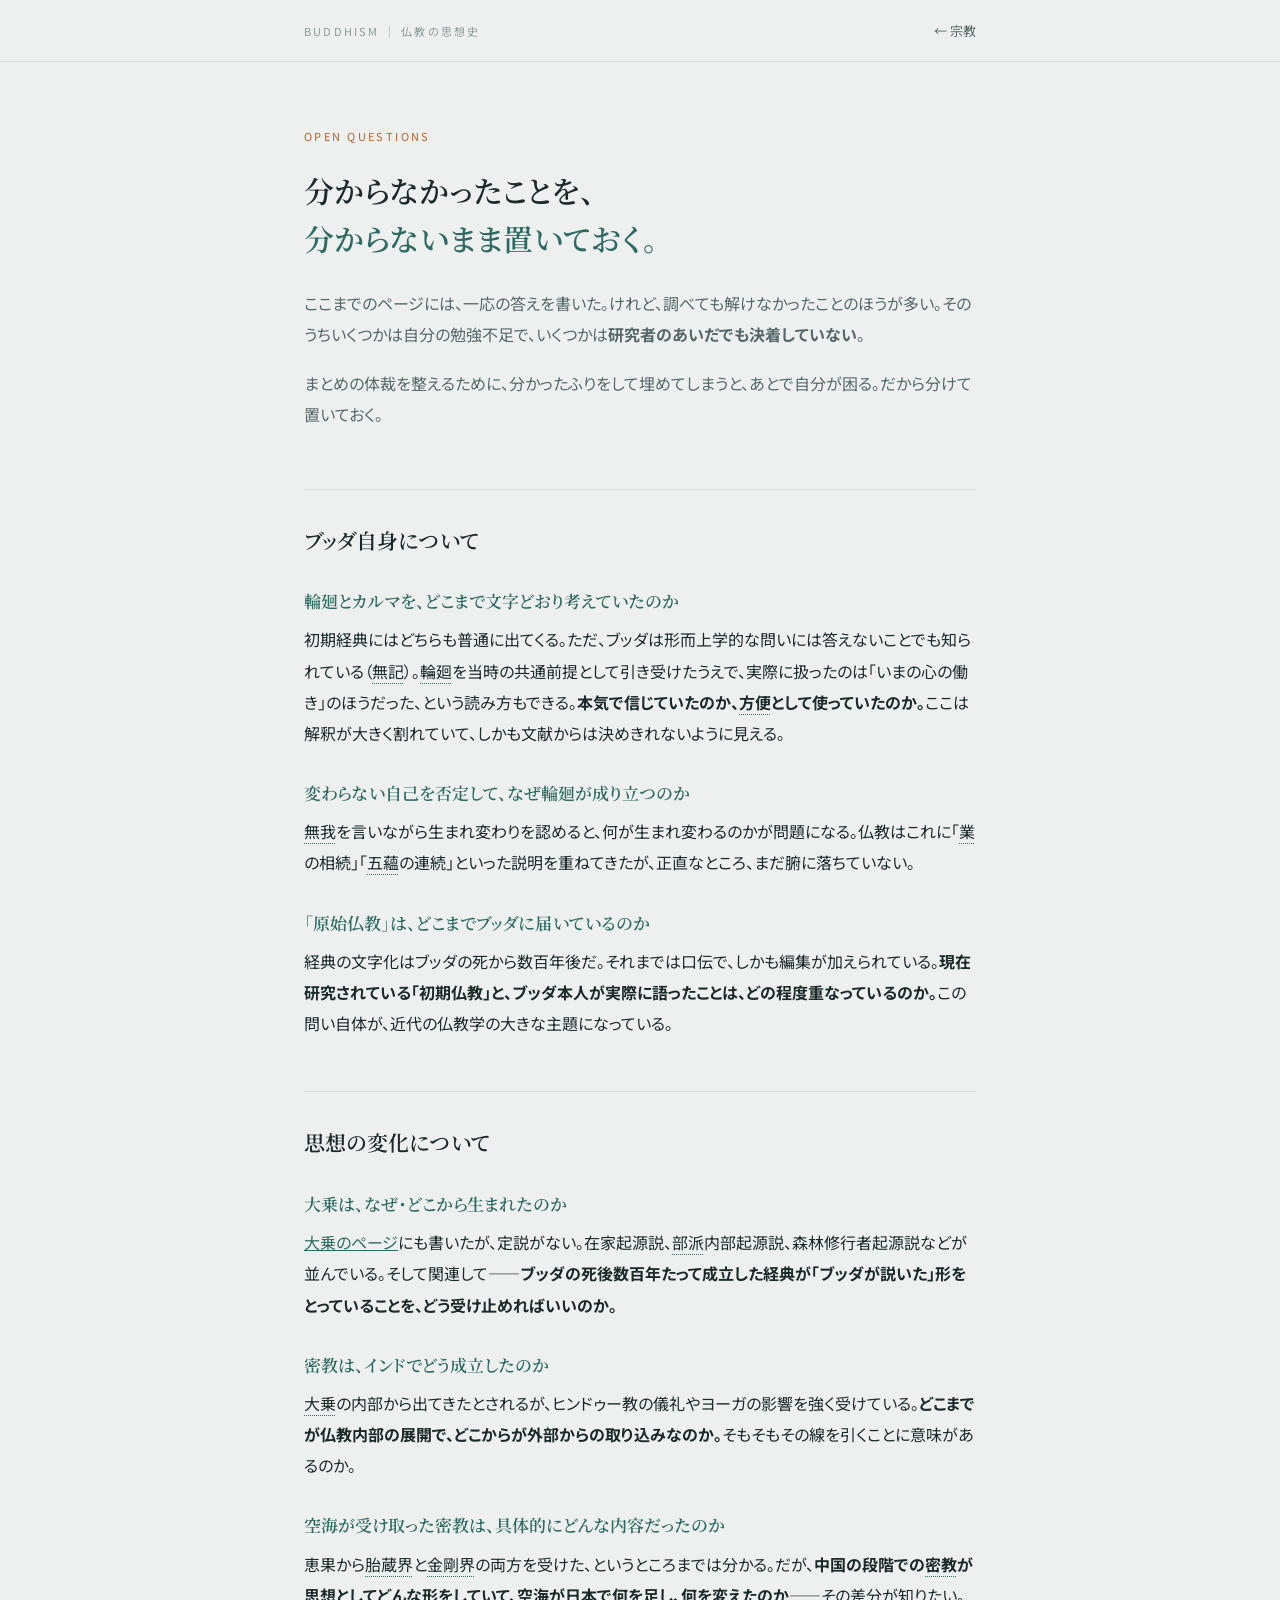
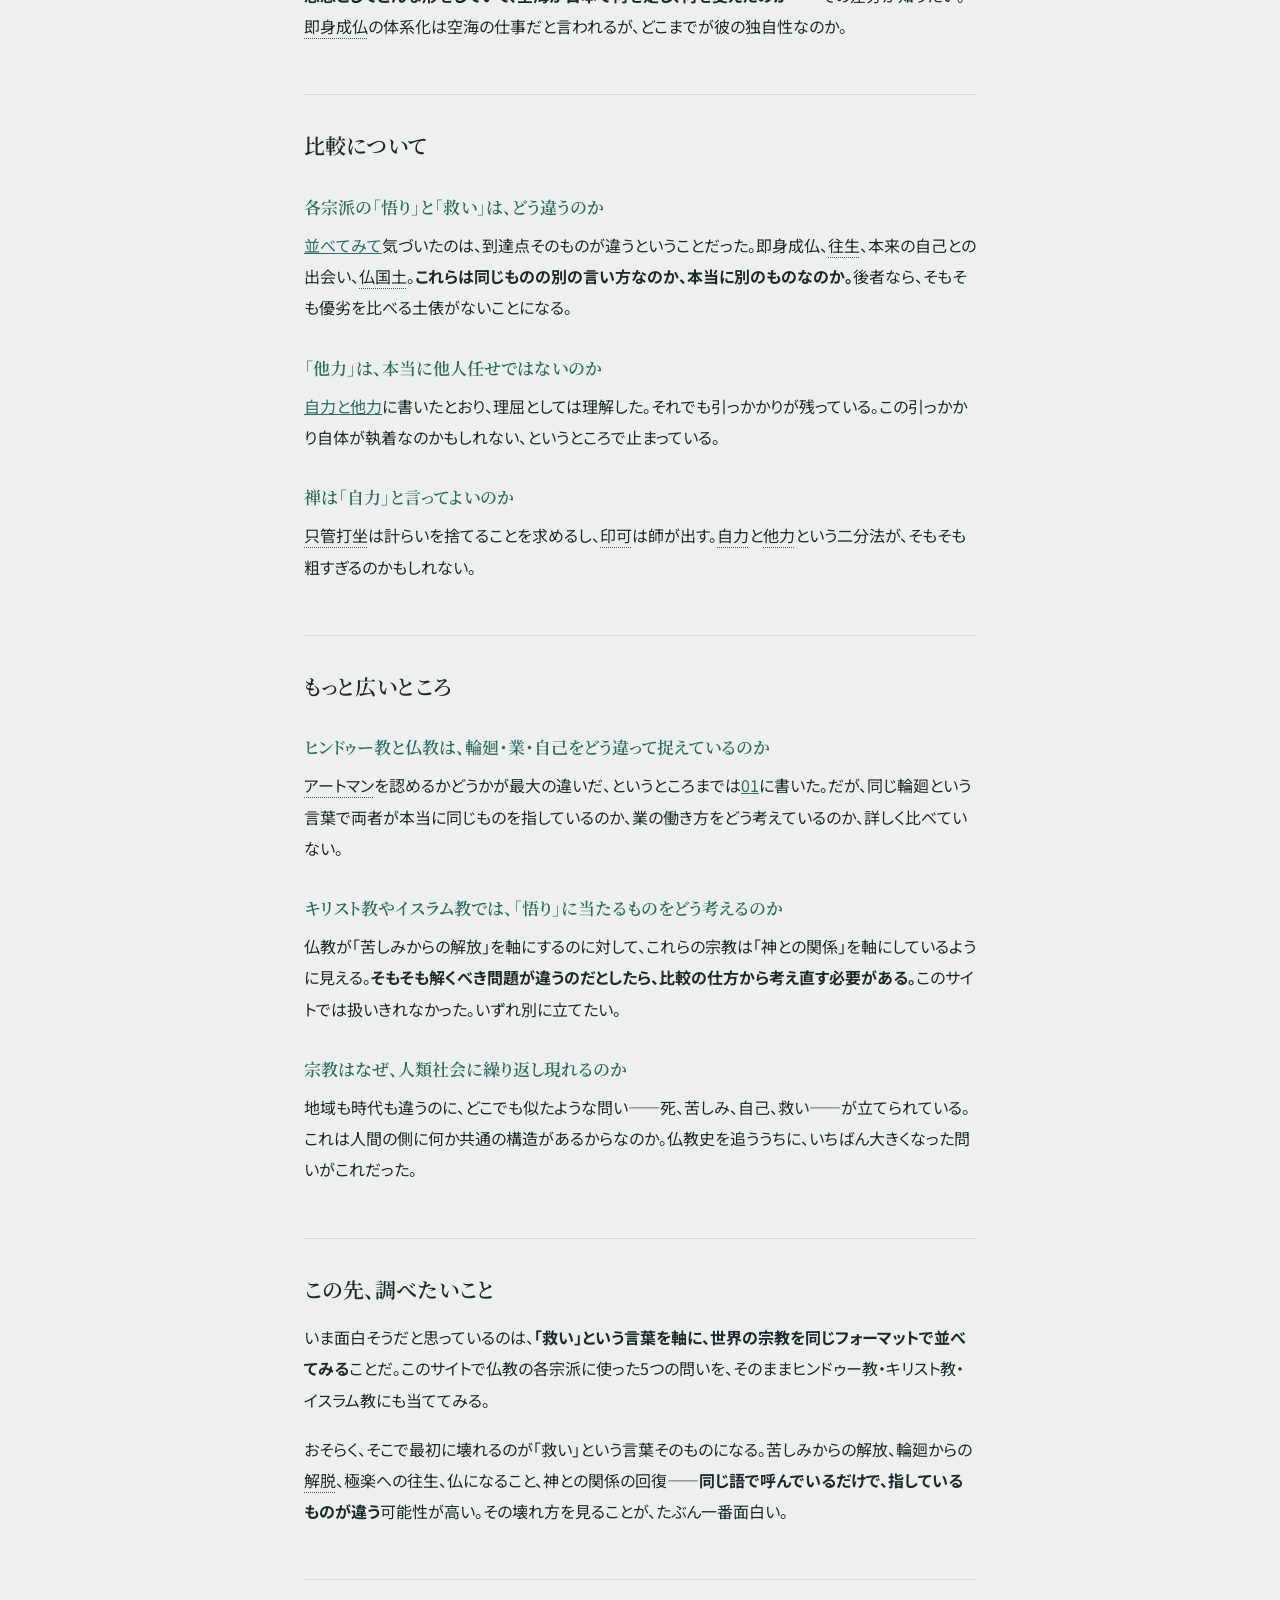
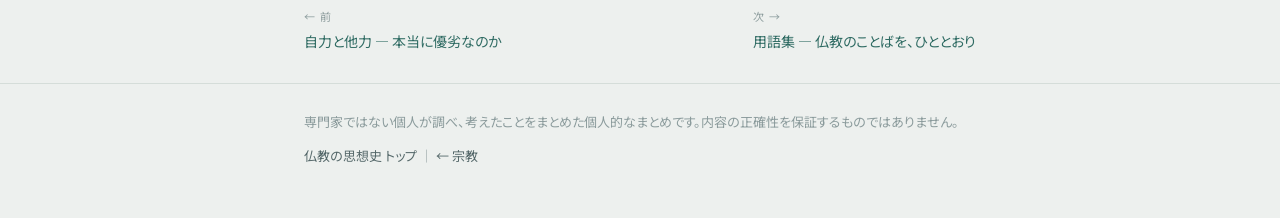
<file: questions.html>
<!DOCTYPE html>
<html lang="ja">
<head>
<meta charset="UTF-8">
<meta name="viewport" content="width=device-width, initial-scale=1.0">
<title>まだ答えが出ていない問い｜仏教の思想史</title>
<meta name="description" content="調べても解けなかったこと、研究者のあいだでも決着していないこと。ブッダは輪廻をどう考えていたのか、大乗はなぜ生まれたのか、宗教はなぜ繰り返し現れるのか。分からないまま並べてある。">
<link rel="icon" href="data:image/svg+xml,<svg xmlns=%22http://www.w3.org/2000/svg%22 viewBox=%220 0 100 100%22><text y=%22.9em%22 font-size=%2290%22>☸</text></svg>">
<link rel="preconnect" href="https://fonts.googleapis.com">
<link rel="preconnect" href="https://fonts.gstatic.com" crossorigin>
<link href="https://fonts.googleapis.com/css2?family=Noto+Serif+JP:wght@400;600;700&family=Noto+Sans+JP:wght@400;500;700&display=swap" rel="stylesheet">
<link rel="stylesheet" href="css/style.css">
</head>
<body>

<header class="top">
  <div class="wrap">
    <a class="sitemark" href="index.html">BUDDHISM ｜ 仏教の思想史</a>
    <a class="back" href="../religion/">← 宗教</a>
  </div>
</header>

<main class="wrap">
  <div class="hero">
    <p class="eyebrow">OPEN QUESTIONS</p>
    <h1>分からなかったことを、<br><span class="em">分からないまま置いておく。</span></h1>
    <p class="lede">ここまでのページには、一応の答えを書いた。けれど、調べても解けなかったことのほうが多い。そのうちいくつかは自分の勉強不足で、いくつかは<strong>研究者のあいだでも決着していない</strong>。</p>
    <p class="lede">まとめの体裁を整えるために、分かったふりをして埋めてしまうと、あとで自分が困る。だから分けて置いておく。</p>
  </div>

  <section class="ch">
    <h2>ブッダ自身について</h2>
    <h3>輪廻とカルマを、どこまで文字どおり考えていたのか</h3>
    <p>初期経典にはどちらも普通に出てくる。ただ、ブッダは形而上学的な問いには答えないことでも知られている（<a class="gl" href="glossary.html#g-muki">無記</a>）。<a class="gl" href="glossary.html#g-rinne">輪廻</a>を当時の共通前提として引き受けたうえで、実際に扱ったのは「いまの心の働き」のほうだった、という読み方もできる。<strong>本気で信じていたのか、<a class="gl" href="glossary.html#g-houben">方便</a>として使っていたのか。</strong>ここは解釈が大きく割れていて、しかも文献からは決めきれないように見える。</p>
    <h3>変わらない自己を否定して、なぜ輪廻が成り立つのか</h3>
    <p><a class="gl" href="glossary.html#g-muga">無我</a>を言いながら生まれ変わりを認めると、何が生まれ変わるのかが問題になる。仏教はこれに「<a class="gl" href="glossary.html#g-gou">業</a>の相続」「<a class="gl" href="glossary.html#g-goun">五蘊</a>の連続」といった説明を重ねてきたが、正直なところ、まだ腑に落ちていない。</p>
    <h3>「原始仏教」は、どこまでブッダに届いているのか</h3>
    <p>経典の文字化はブッダの死から数百年後だ。それまでは口伝で、しかも編集が加えられている。<strong>現在研究されている「初期仏教」と、ブッダ本人が実際に語ったことは、どの程度重なっているのか。</strong>この問い自体が、近代の仏教学の大きな主題になっている。</p>
  </section>

  <section class="ch">
    <h2>思想の変化について</h2>
    <h3>大乗は、なぜ・どこから生まれたのか</h3>
    <p><a href="mahayana.html">大乗のページ</a>にも書いたが、定説がない。在家起源説、<a class="gl" href="glossary.html#g-buha">部派</a>内部起源説、森林修行者起源説などが並んでいる。そして関連して——<strong>ブッダの死後数百年たって成立した経典が「ブッダが説いた」形をとっていることを、どう受け止めればいいのか。</strong></p>
    <h3>密教は、インドでどう成立したのか</h3>
    <p><a class="gl" href="glossary.html#g-daijou">大乗</a>の内部から出てきたとされるが、ヒンドゥー教の儀礼やヨーガの影響を強く受けている。<strong>どこまでが仏教内部の展開で、どこからが外部からの取り込みなのか。</strong>そもそもその線を引くことに意味があるのか。</p>
    <h3>空海が受け取った密教は、具体的にどんな内容だったのか</h3>
    <p>恵果から<a class="gl" href="glossary.html#g-taizou">胎蔵界</a>と<a class="gl" href="glossary.html#g-kongoukai">金剛界</a>の両方を受けた、というところまでは分かる。だが、<strong>中国の段階での<a class="gl" href="glossary.html#g-mikkyou">密教</a>が思想としてどんな形をしていて、空海が日本で何を足し、何を変えたのか</strong>——その差分が知りたい。<a class="gl" href="glossary.html#g-sokushin">即身成仏</a>の体系化は空海の仕事だと言われるが、どこまでが彼の独自性なのか。</p>
  </section>

  <section class="ch">
    <h2>比較について</h2>
    <h3>各宗派の「悟り」と「救い」は、どう違うのか</h3>
    <p><a href="schools.html">並べてみて</a>気づいたのは、到達点そのものが違うということだった。即身成仏、<a class="gl" href="glossary.html#g-oujou">往生</a>、本来の自己との出会い、<a class="gl" href="glossary.html#g-bukkokudo">仏国土</a>。<strong>これらは同じものの別の言い方なのか、本当に別のものなのか。</strong>後者なら、そもそも優劣を比べる土俵がないことになる。</p>
    <h3>「他力」は、本当に他人任せではないのか</h3>
    <p><a href="jiriki-tariki.html">自力と他力</a>に書いたとおり、理屈としては理解した。それでも引っかかりが残っている。この引っかかり自体が執着なのかもしれない、というところで止まっている。</p>
    <h3>禅は「自力」と言ってよいのか</h3>
    <p><a class="gl" href="glossary.html#g-shikan-taza">只管打坐</a>は計らいを捨てることを求めるし、<a class="gl" href="glossary.html#g-inka">印可</a>は師が出す。<a class="gl" href="glossary.html#g-jiriki">自力</a>と<a class="gl" href="glossary.html#g-tariki">他力</a>という二分法が、そもそも粗すぎるのかもしれない。</p>
  </section>

  <section class="ch">
    <h2>もっと広いところ</h2>
    <h3>ヒンドゥー教と仏教は、輪廻・業・自己をどう違って捉えているのか</h3>
    <p><a class="gl" href="glossary.html#g-atman">アートマン</a>を認めるかどうかが最大の違いだ、というところまでは<a href="before-buddha.html">01</a>に書いた。だが、同じ輪廻という言葉で両者が本当に同じものを指しているのか、業の働き方をどう考えているのか、詳しく比べていない。</p>
    <h3>キリスト教やイスラム教では、「悟り」に当たるものをどう考えるのか</h3>
    <p>仏教が「苦しみからの解放」を軸にするのに対して、これらの宗教は「神との関係」を軸にしているように見える。<strong>そもそも解くべき問題が違うのだとしたら、比較の仕方から考え直す必要がある。</strong>このサイトでは扱いきれなかった。いずれ別に立てたい。</p>
    <h3>宗教はなぜ、人類社会に繰り返し現れるのか</h3>
    <p>地域も時代も違うのに、どこでも似たような問い——死、苦しみ、自己、救い——が立てられている。これは人間の側に何か共通の構造があるからなのか。仏教史を追ううちに、いちばん大きくなった問いがこれだった。</p>
  </section>

  <section class="ch">
    <h2>この先、調べたいこと</h2>
    <p>いま面白そうだと思っているのは、<strong>「救い」という言葉を軸に、世界の宗教を同じフォーマットで並べてみる</strong>ことだ。このサイトで仏教の各宗派に使った5つの問いを、そのままヒンドゥー教・キリスト教・イスラム教にも当ててみる。</p>
    <p>おそらく、そこで最初に壊れるのが「救い」という言葉そのものになる。苦しみからの解放、輪廻からの<a class="gl" href="glossary.html#g-gedatsu">解脱</a>、極楽への往生、仏になること、神との関係の回復——<strong>同じ語で呼んでいるだけで、指しているものが違う</strong>可能性が高い。その壊れ方を見ることが、たぶん一番面白い。</p>
  </section>

  <nav class="pager">
    <a href="jiriki-tariki.html"><span class="k">← 前</span>自力と他力 — 本当に優劣なのか</a>
    <a href="glossary.html"><span class="k">次 →</span>用語集 — 仏教のことばを、ひととおり</a>
  </nav>
</main>

<footer class="foot">
  <div class="wrap">
    <p>専門家ではない個人が調べ、考えたことをまとめた個人的なまとめです。内容の正確性を保証するものではありません。</p>
    <p><a href="index.html">仏教の思想史 トップ</a> ｜ <a href="../religion/">← 宗教</a></p>
  </div>
</footer>

</body>
</html>
</file>
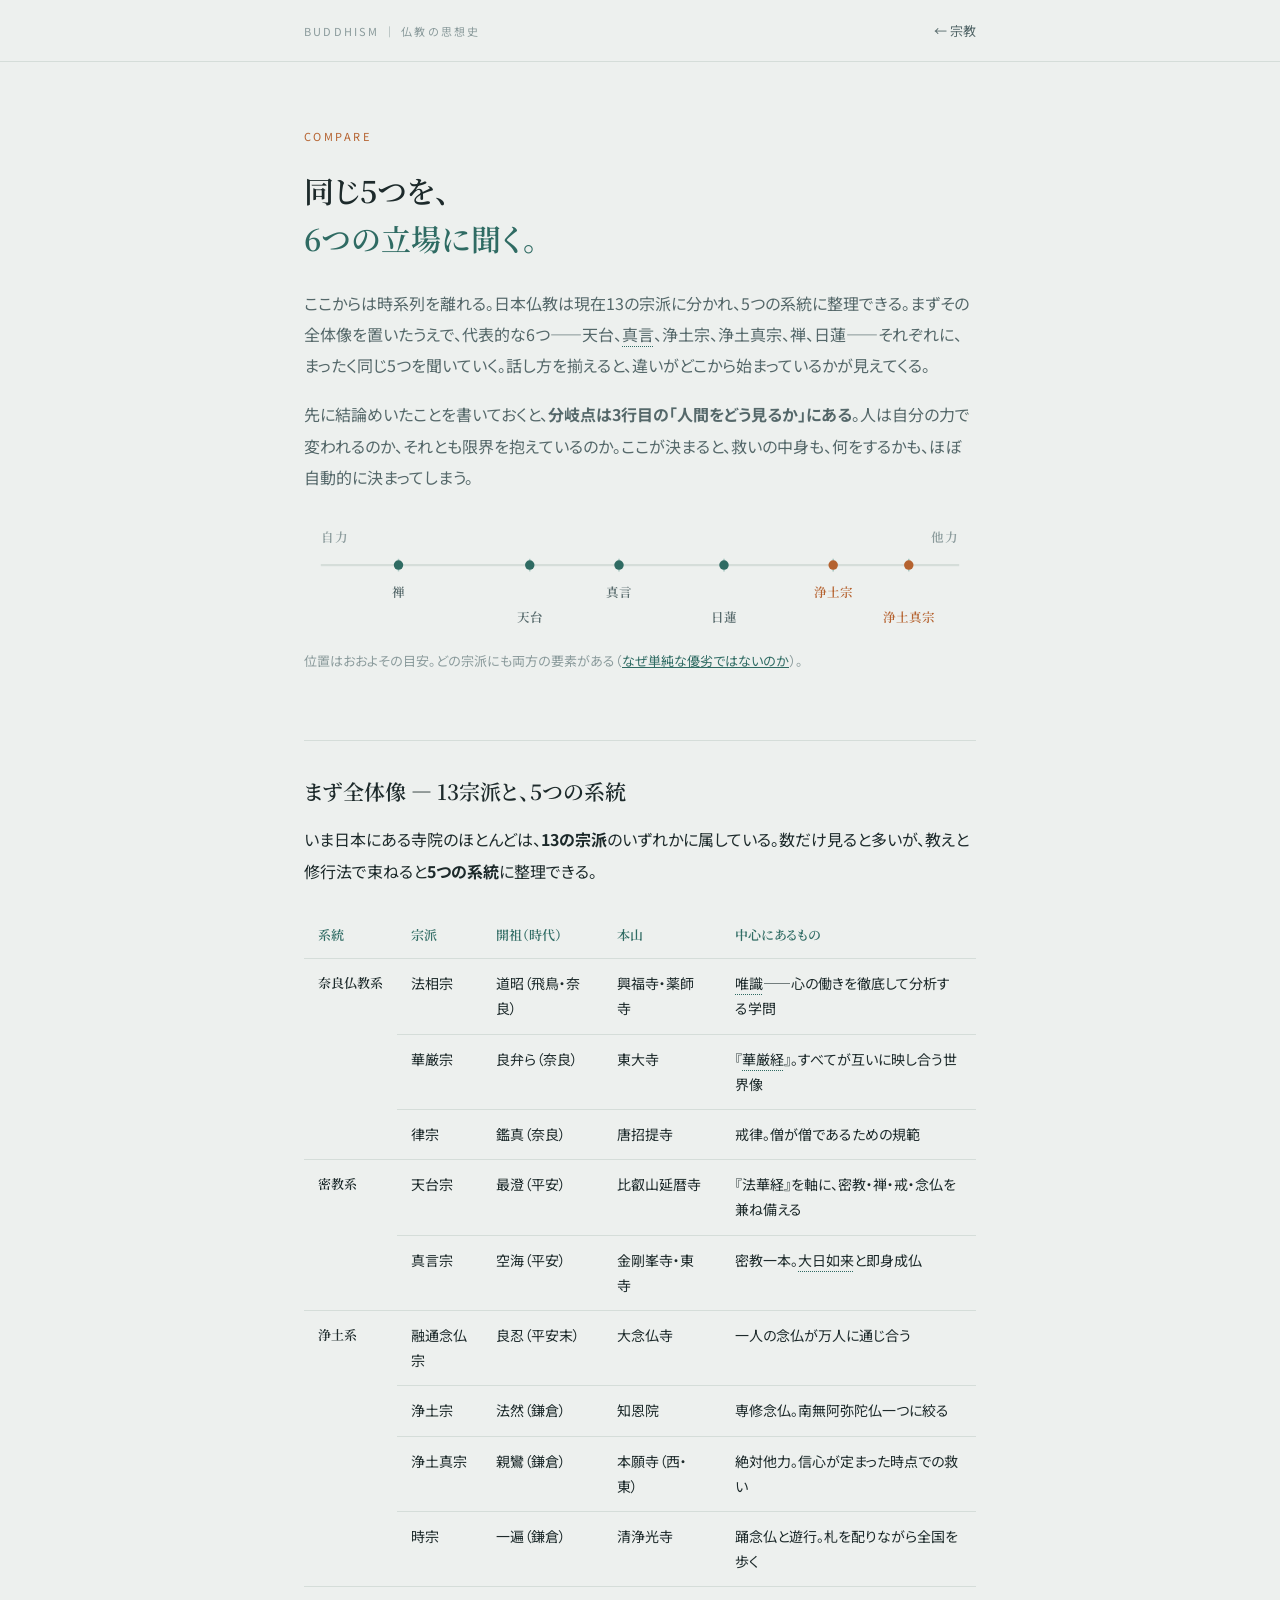
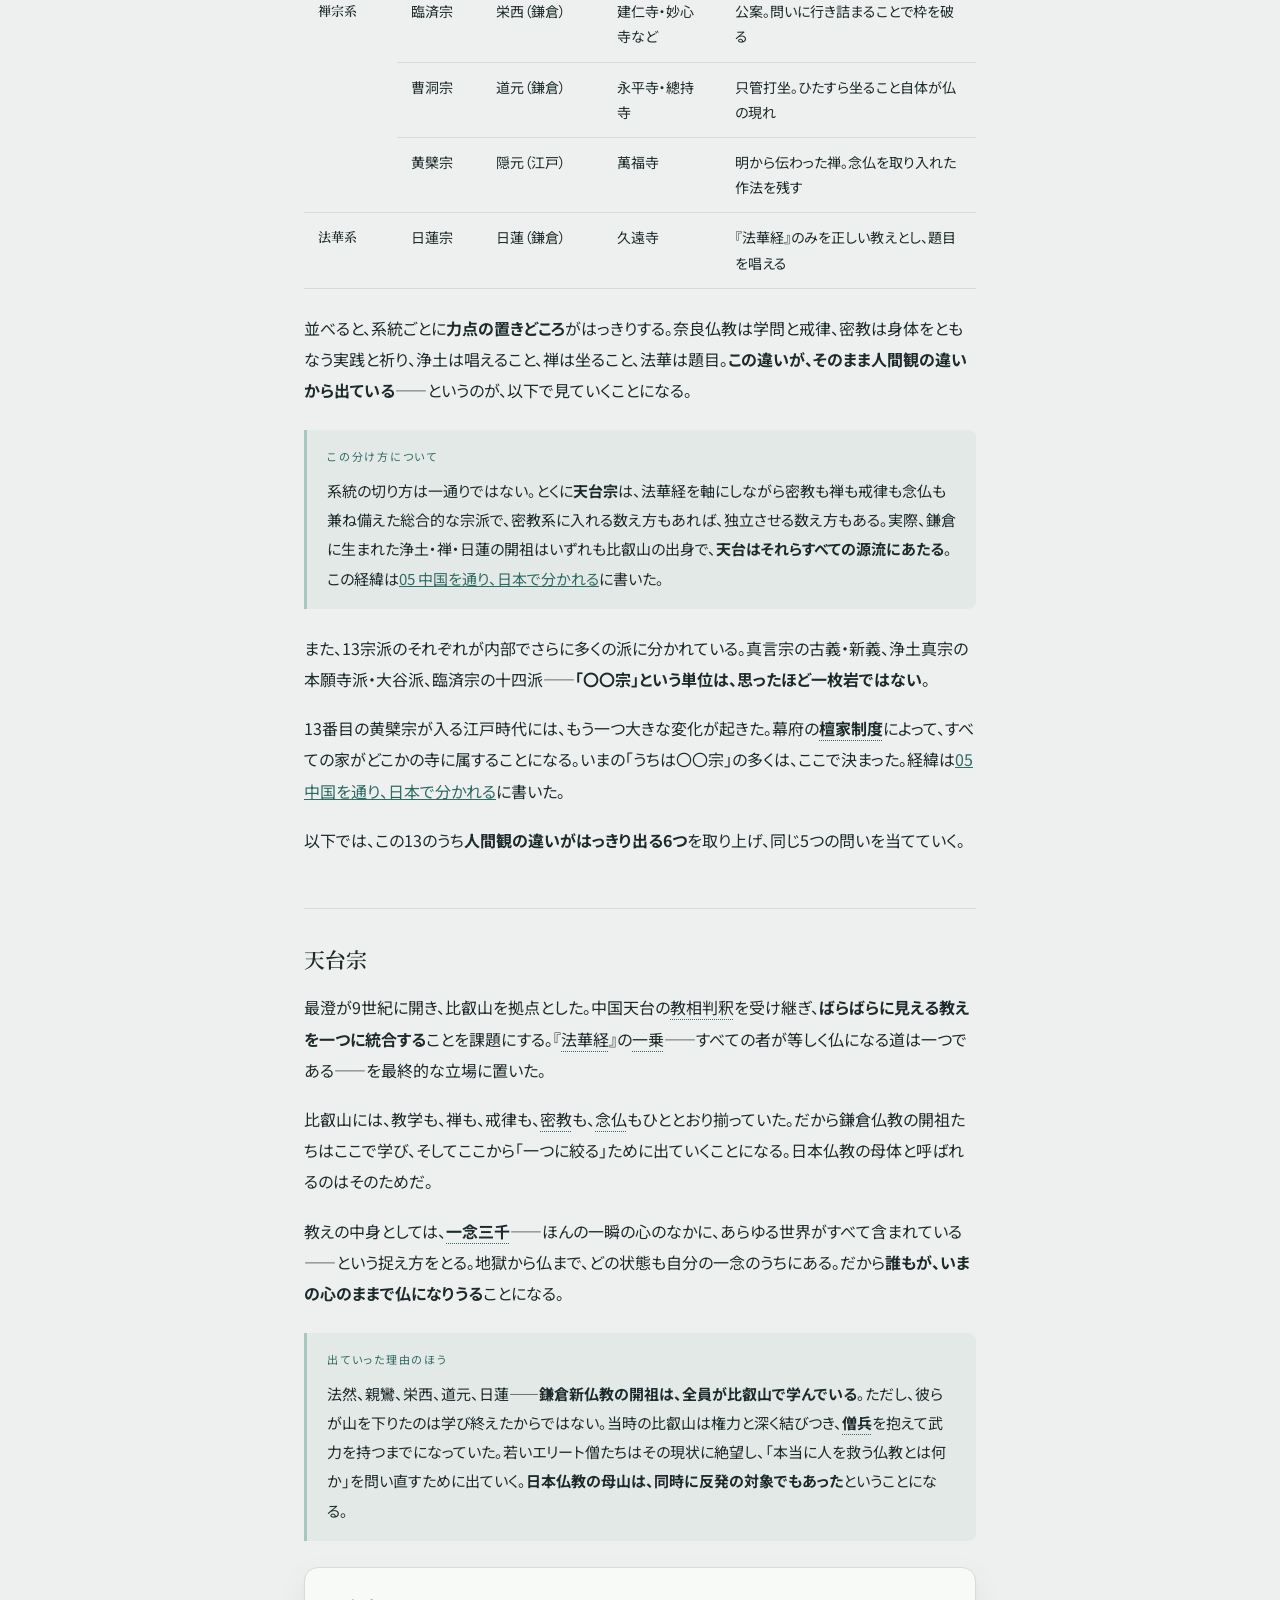
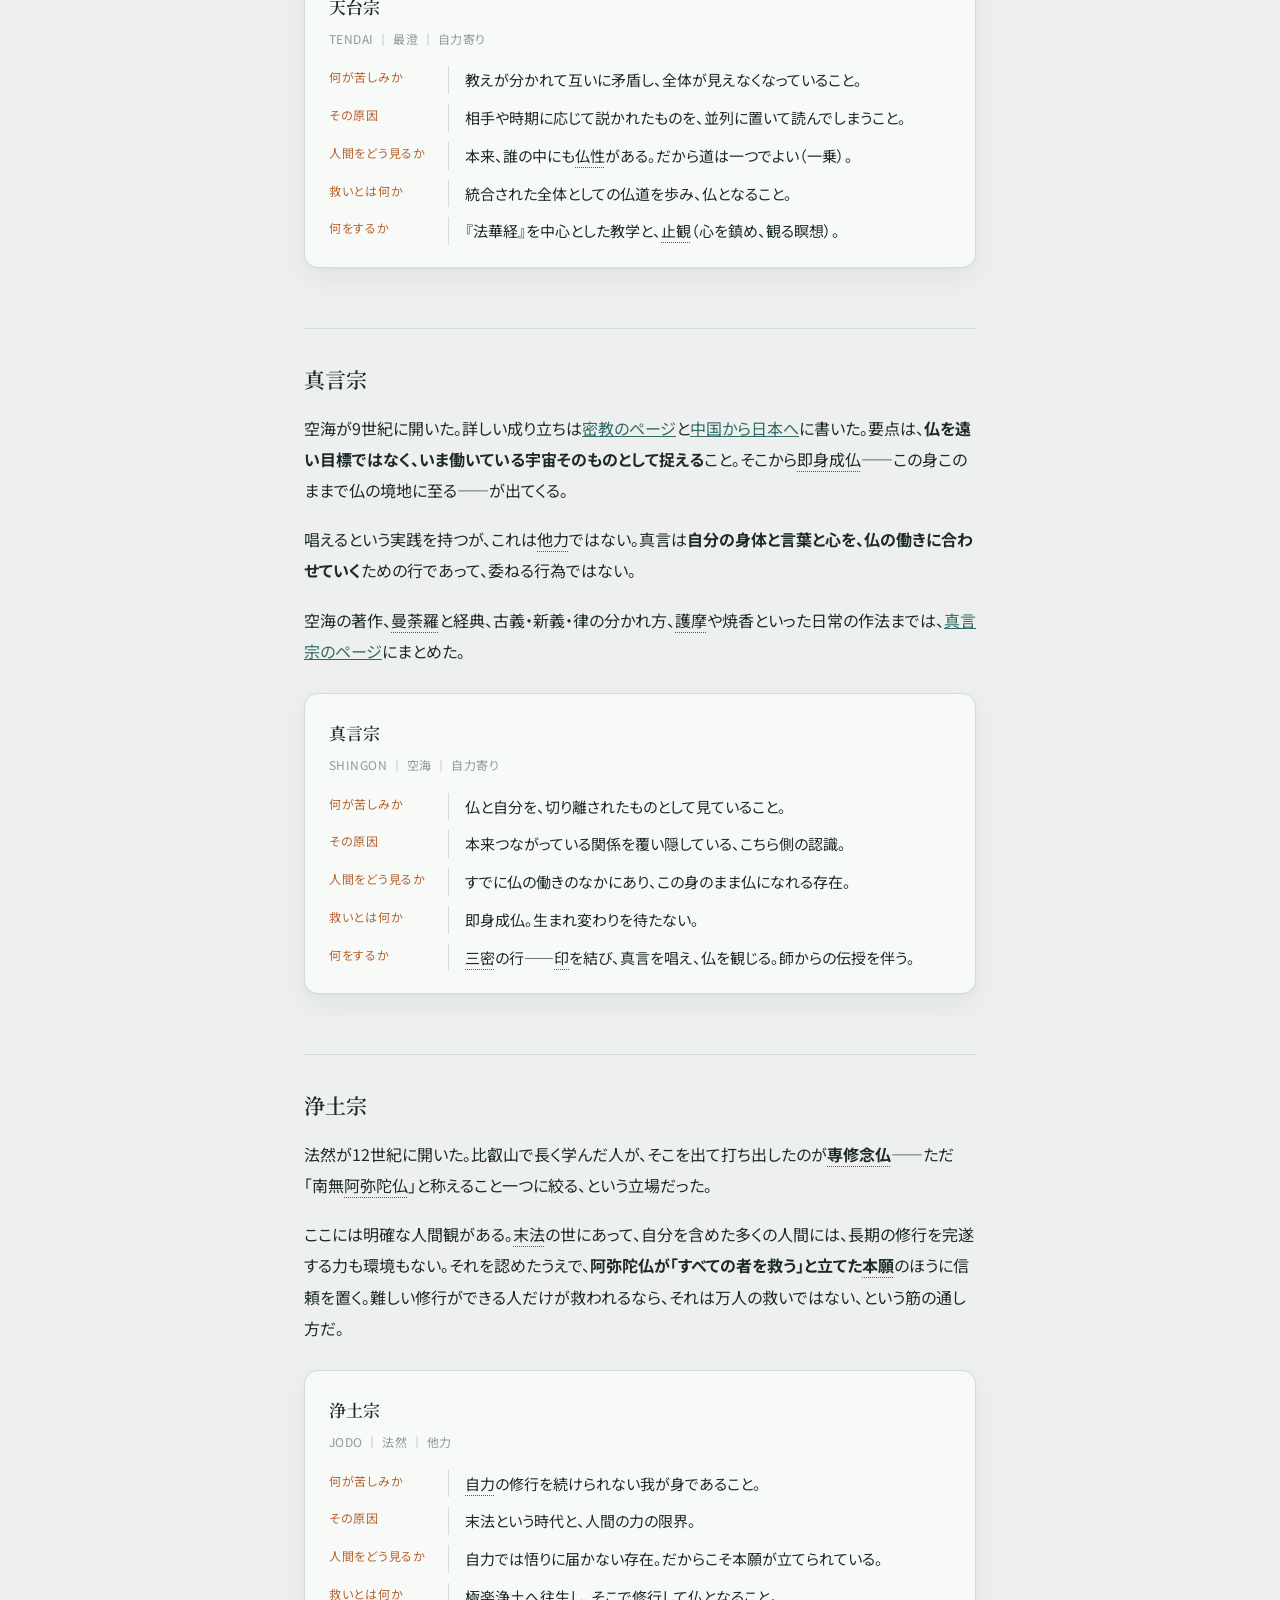
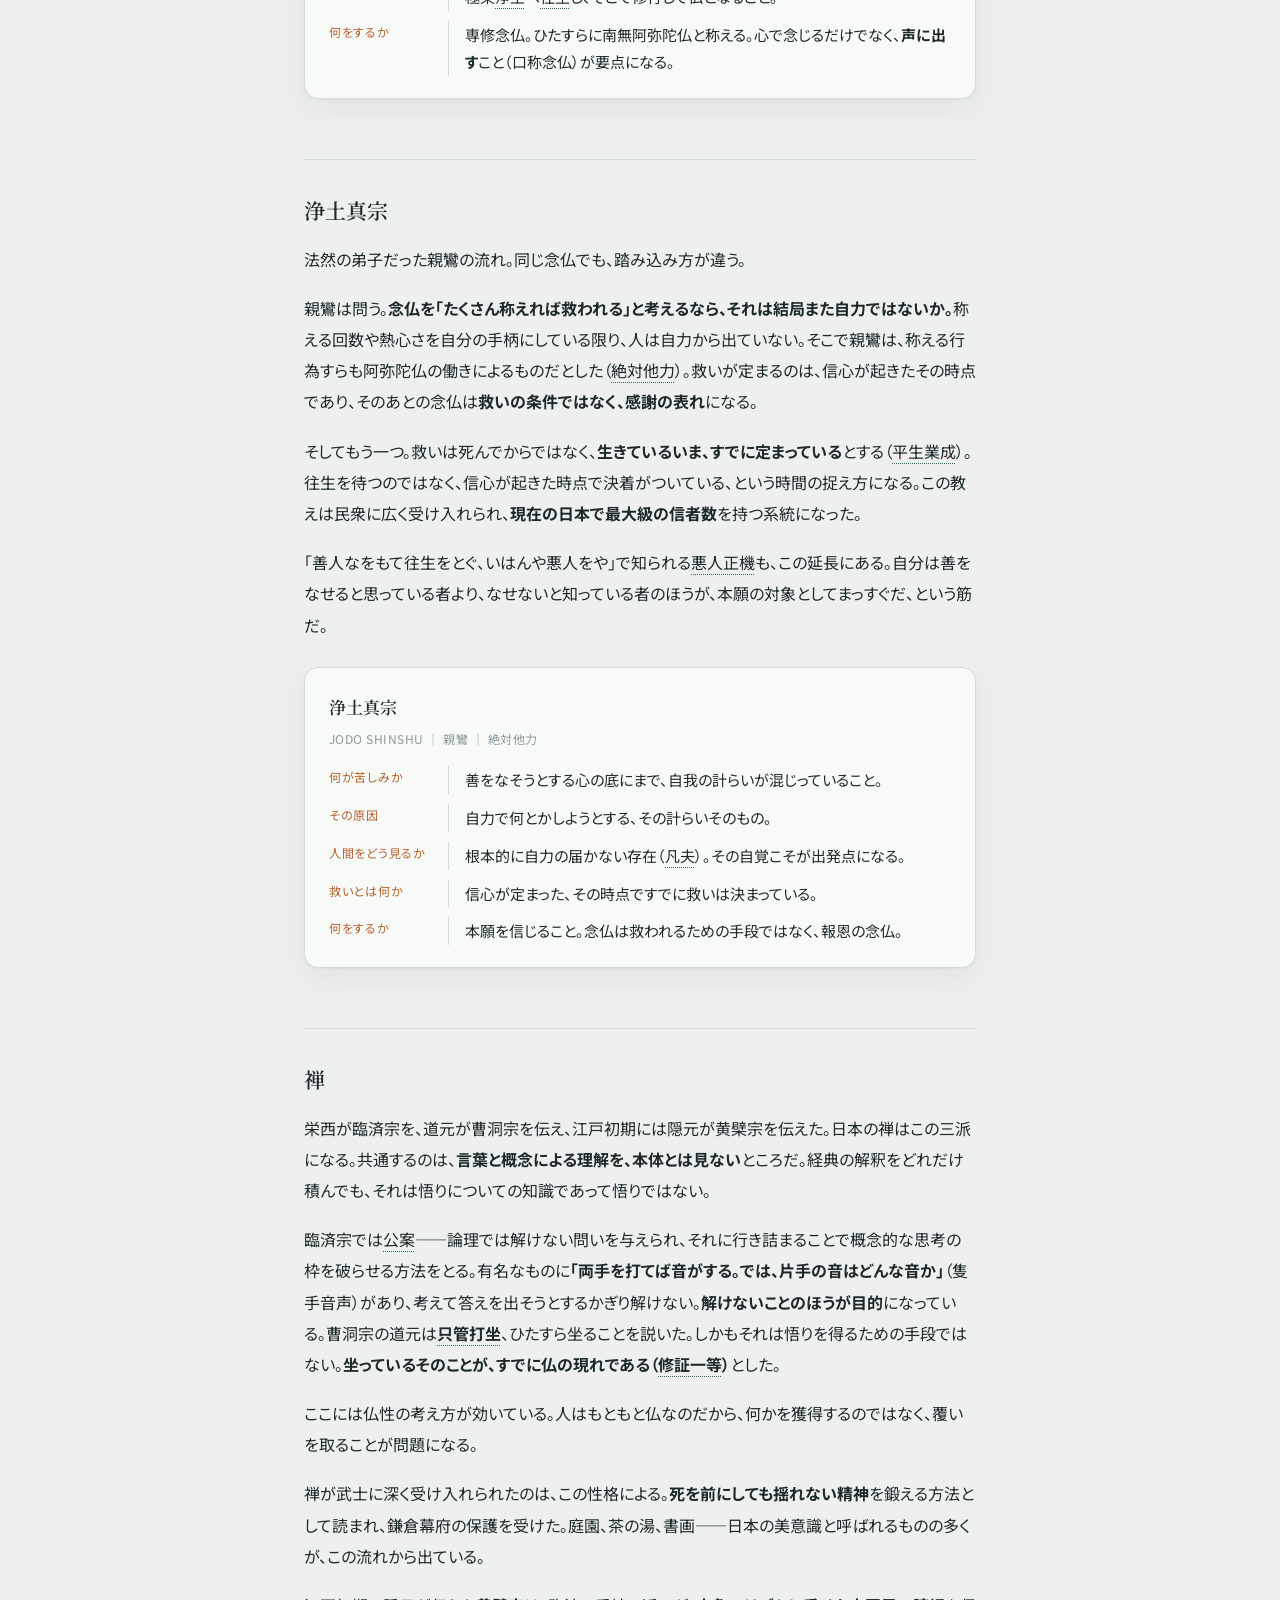
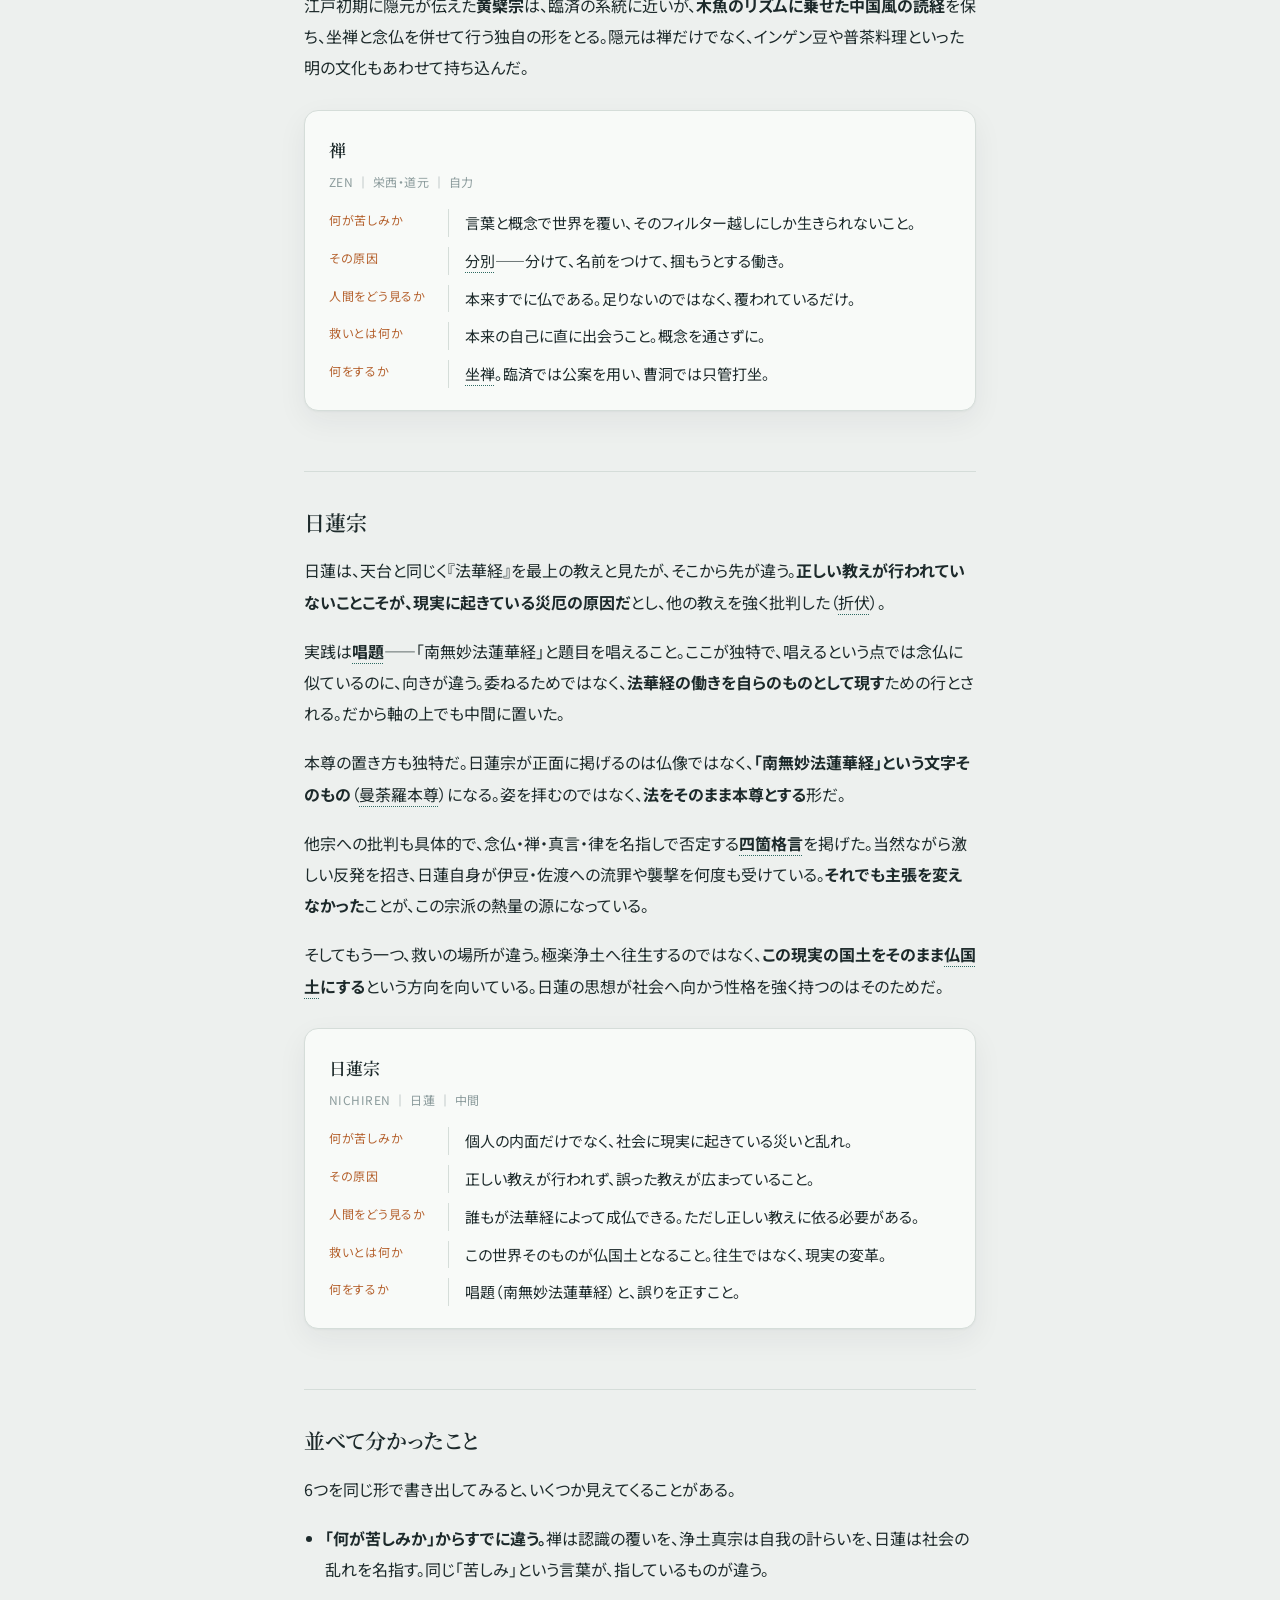
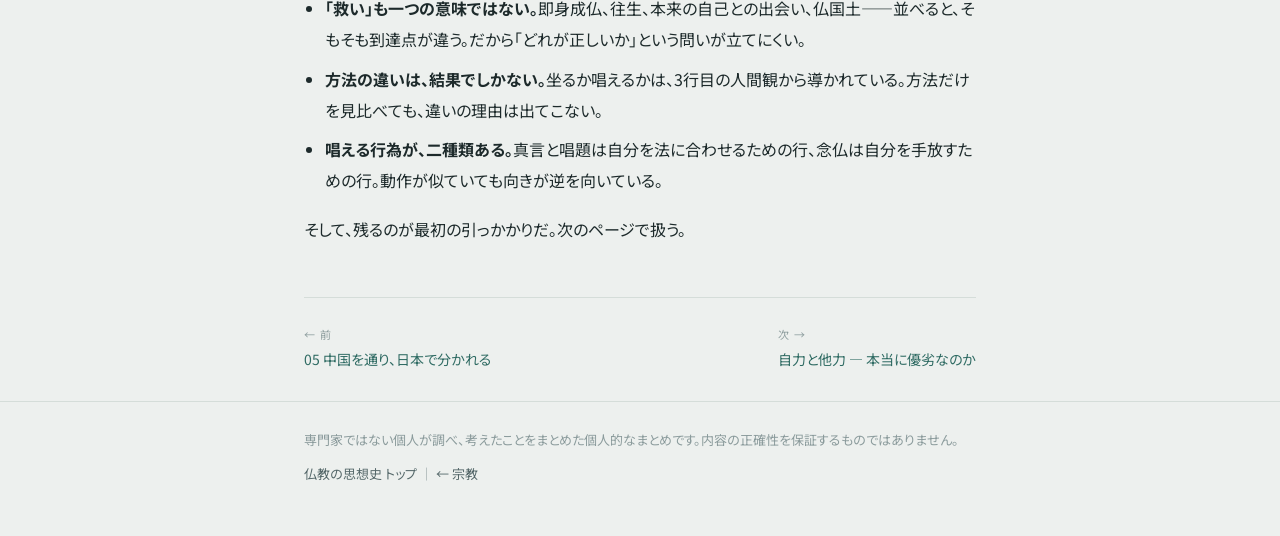
<file: schools.html>
<!DOCTYPE html>
<html lang="ja">
<head>
<meta charset="UTF-8">
<meta name="viewport" content="width=device-width, initial-scale=1.0">
<title>日本仏教の各宗派 — 6つの答え｜仏教の思想史</title>
<meta name="description" content="日本仏教13宗派と5つの系統（奈良仏教・密教・浄土・禅・法華）の全体像。そのうえで天台・真言・浄土宗・浄土真宗・禅・日蓮を、同じ5つの問いで並べて比較する。方法の違いの下にある人間観の違いが見えてくる。">
<link rel="icon" href="data:image/svg+xml,<svg xmlns=%22http://www.w3.org/2000/svg%22 viewBox=%220 0 100 100%22><text y=%22.9em%22 font-size=%2290%22>☸</text></svg>">
<link rel="preconnect" href="https://fonts.googleapis.com">
<link rel="preconnect" href="https://fonts.gstatic.com" crossorigin>
<link href="https://fonts.googleapis.com/css2?family=Noto+Serif+JP:wght@400;600;700&family=Noto+Sans+JP:wght@400;500;700&display=swap" rel="stylesheet">
<link rel="stylesheet" href="css/style.css">
</head>
<body>

<header class="top">
  <div class="wrap">
    <a class="sitemark" href="index.html">BUDDHISM ｜ 仏教の思想史</a>
    <a class="back" href="../religion/">← 宗教</a>
  </div>
</header>

<main class="wrap">
  <div class="hero">
    <p class="eyebrow">COMPARE</p>
    <h1>同じ5つを、<br><span class="em">6つの立場に聞く。</span></h1>
    <p class="lede">ここからは時系列を離れる。日本仏教は現在13の宗派に分かれ、5つの系統に整理できる。まずその全体像を置いたうえで、代表的な6つ——天台、<a class="gl" href="glossary.html#g-shingon">真言</a>、浄土宗、浄土真宗、禅、日蓮——それぞれに、まったく同じ5つを聞いていく。話し方を揃えると、違いがどこから始まっているかが見えてくる。</p>
    <p class="lede">先に結論めいたことを書いておくと、<strong>分岐点は3行目の「人間をどう見るか」にある</strong>。人は自分の力で変われるのか、それとも限界を抱えているのか。ここが決まると、救いの中身も、何をするかも、ほぼ自動的に決まってしまう。</p>

    <figure class="fig">
      <svg class="scale" viewBox="0 0 640 112" role="img" aria-labelledby="ax2-t ax2-d">
        <title id="ax2-t">6宗派の、自力と他力の位置</title>
        <desc id="ax2-d">左を自力、右を他力とする横軸の上に、禅・天台・真言・日蓮・浄土宗・浄土真宗が並んでいる。禅がもっとも自力の側、浄土真宗がもっとも他力の側にある。</desc>
        <text class="end" x="16" y="20">自力</text>
        <text class="end" x="624" y="20" text-anchor="end">他力</text>
        <line class="rail" x1="16" y1="42" x2="624" y2="42"/>
        <g class="tick">
          <line x1="90" y1="36" x2="90" y2="48"/>
          <line x1="215" y1="36" x2="215" y2="48"/>
          <line x1="300" y1="36" x2="300" y2="48"/>
          <line x1="400" y1="36" x2="400" y2="48"/>
          <line x1="504" y1="36" x2="504" y2="48"/>
          <line x1="576" y1="36" x2="576" y2="48"/>
        </g>
        <circle class="dot" cx="90" cy="42" r="4.5"/>
        <circle class="dot" cx="215" cy="42" r="4.5"/>
        <circle class="dot" cx="300" cy="42" r="4.5"/>
        <circle class="dot" cx="400" cy="42" r="4.5"/>
        <circle class="dot-hi" cx="504" cy="42" r="4.5"/>
        <circle class="dot-hi" cx="576" cy="42" r="4.5"/>
        <text x="90" y="72" text-anchor="middle">禅</text>
        <text x="300" y="72" text-anchor="middle">真言</text>
        <text class="hi" x="504" y="72" text-anchor="middle">浄土宗</text>
        <text x="215" y="96" text-anchor="middle">天台</text>
        <text x="400" y="96" text-anchor="middle">日蓮</text>
        <text class="hi" x="576" y="96" text-anchor="middle">浄土真宗</text>
      </svg>
      <figcaption>位置はおおよその目安。どの宗派にも両方の要素がある（<a href="jiriki-tariki.html">なぜ単純な優劣ではないのか</a>）。</figcaption>
    </figure>
  </div>

  <section class="ch">
    <h2>まず全体像 — 13宗派と、5つの系統</h2>
    <p>いま日本にある寺院のほとんどは、<strong>13の宗派</strong>のいずれかに属している。数だけ見ると多いが、教えと修行法で束ねると<strong>5つの系統</strong>に整理できる。</p>

    <div class="tablewrap">
      <table>
        <thead>
          <tr><th>系統</th><th>宗派</th><th>開祖（時代）</th><th>本山</th><th>中心にあるもの</th></tr>
        </thead>
        <tbody>
          <tr><th rowspan="3">奈良仏教系</th><td>法相宗</td><td>道昭（飛鳥・奈良）</td><td>興福寺・薬師寺</td><td><a class="gl" href="glossary.html#g-yuishiki">唯識</a>——心の働きを徹底して分析する学問</td></tr>
          <tr><td>華厳宗</td><td>良弁ら（奈良）</td><td>東大寺</td><td>『<a class="gl" href="glossary.html#g-kegon">華厳経</a>』。すべてが互いに映し合う世界像</td></tr>
          <tr><td>律宗</td><td>鑑真（奈良）</td><td>唐招提寺</td><td>戒律。僧が僧であるための規範</td></tr>
          <tr><th rowspan="2">密教系</th><td>天台宗</td><td>最澄（平安）</td><td>比叡山延暦寺</td><td>『法華経』を軸に、密教・禅・戒・念仏を兼ね備える</td></tr>
          <tr><td>真言宗</td><td>空海（平安）</td><td>金剛峯寺・東寺</td><td>密教一本。<a class="gl" href="glossary.html#g-dainichi">大日如来</a>と即身成仏</td></tr>
          <tr><th rowspan="4">浄土系</th><td>融通念仏宗</td><td>良忍（平安末）</td><td>大念仏寺</td><td>一人の念仏が万人に通じ合う</td></tr>
          <tr><td>浄土宗</td><td>法然（鎌倉）</td><td>知恩院</td><td>専修念仏。南無阿弥陀仏一つに絞る</td></tr>
          <tr><td>浄土真宗</td><td>親鸞（鎌倉）</td><td>本願寺（西・東）</td><td>絶対他力。信心が定まった時点での救い</td></tr>
          <tr><td>時宗</td><td>一遍（鎌倉）</td><td>清浄光寺</td><td>踊念仏と遊行。札を配りながら全国を歩く</td></tr>
          <tr><th rowspan="3">禅宗系</th><td>臨済宗</td><td>栄西（鎌倉）</td><td>建仁寺・妙心寺など</td><td>公案。問いに行き詰まることで枠を破る</td></tr>
          <tr><td>曹洞宗</td><td>道元（鎌倉）</td><td>永平寺・總持寺</td><td>只管打坐。ひたすら坐ること自体が仏の現れ</td></tr>
          <tr><td>黄檗宗</td><td>隠元（江戸）</td><td>萬福寺</td><td>明から伝わった禅。念仏を取り入れた作法を残す</td></tr>
          <tr><th>法華系</th><td>日蓮宗</td><td>日蓮（鎌倉）</td><td>久遠寺</td><td>『法華経』のみを正しい教えとし、題目を唱える</td></tr>
        </tbody>
      </table>
    </div>

    <p>並べると、系統ごとに<strong>力点の置きどころ</strong>がはっきりする。奈良仏教は学問と戒律、密教は身体をともなう実践と祈り、浄土は唱えること、禅は坐ること、法華は題目。<strong>この違いが、そのまま人間観の違いから出ている</strong>——というのが、以下で見ていくことになる。</p>

    <div class="note">
      <p class="k">この分け方について</p>
      <p>系統の切り方は一通りではない。とくに<strong>天台宗</strong>は、法華経を軸にしながら密教も禅も戒律も念仏も兼ね備えた総合的な宗派で、密教系に入れる数え方もあれば、独立させる数え方もある。実際、鎌倉に生まれた浄土・禅・日蓮の開祖はいずれも比叡山の出身で、<strong>天台はそれらすべての源流にあたる</strong>。この経緯は<a href="china-japan.html">05 中国を通り、日本で分かれる</a>に書いた。</p>
    </div>

    <p>また、13宗派のそれぞれが内部でさらに多くの派に分かれている。真言宗の古義・新義、浄土真宗の本願寺派・大谷派、臨済宗の十四派——<strong>「〇〇宗」という単位は、思ったほど一枚岩ではない</strong>。</p>

    <p>13番目の黄檗宗が入る江戸時代には、もう一つ大きな変化が起きた。幕府の<strong><a class="gl" href="glossary.html#g-danka">檀家制度</a></strong>によって、すべての家がどこかの寺に属することになる。いまの「うちは〇〇宗」の多くは、ここで決まった。経緯は<a href="china-japan.html">05 中国を通り、日本で分かれる</a>に書いた。</p>

    <p>以下では、この13のうち<strong>人間観の違いがはっきり出る6つ</strong>を取り上げ、同じ5つの問いを当てていく。</p>
  </section>

  <section class="ch">
    <h2>天台宗</h2>
    <p>最澄が9世紀に開き、比叡山を拠点とした。中国天台の<a class="gl" href="glossary.html#g-kyousou">教相判釈</a>を受け継ぎ、<strong>ばらばらに見える教えを一つに統合する</strong>ことを課題にする。『<a class="gl" href="glossary.html#g-hokekyou">法華経</a>』の<a class="gl" href="glossary.html#g-ichijou">一乗</a>——すべての者が等しく仏になる道は一つである——を最終的な立場に置いた。</p>
    <p>比叡山には、教学も、禅も、戒律も、<a class="gl" href="glossary.html#g-mikkyou">密教</a>も、<a class="gl" href="glossary.html#g-nenbutsu">念仏</a>もひととおり揃っていた。だから鎌倉仏教の開祖たちはここで学び、そしてここから「一つに絞る」ために出ていくことになる。日本仏教の母体と呼ばれるのはそのためだ。</p>
    <p>教えの中身としては、<strong><a class="gl" href="glossary.html#g-ichinen">一念三千</a></strong>——ほんの一瞬の心のなかに、あらゆる世界がすべて含まれている——という捉え方をとる。地獄から仏まで、どの状態も自分の一念のうちにある。だから<strong>誰もが、いまの心のままで仏になりうる</strong>ことになる。</p>
    <div class="note">
      <p class="k">出ていった理由のほう</p>
      <p>法然、親鸞、栄西、道元、日蓮——<strong>鎌倉新仏教の開祖は、全員が比叡山で学んでいる</strong>。ただし、彼らが山を下りたのは学び終えたからではない。当時の比叡山は権力と深く結びつき、<strong><a class="gl" href="glossary.html#g-souhei">僧兵</a></strong>を抱えて武力を持つまでになっていた。若いエリート僧たちはその現状に絶望し、「本当に人を救う仏教とは何か」を問い直すために出ていく。<strong>日本仏教の母山は、同時に反発の対象でもあった</strong>ということになる。</p>
    </div>
    <div class="answer">
      <p class="who">天台宗</p>
      <p class="who-sub">TENDAI ｜ 最澄 ｜ 自力寄り</p>
      <dl>
        <dt>何が苦しみか</dt>
        <dd>教えが分かれて互いに矛盾し、全体が見えなくなっていること。</dd>
        <dt>その原因</dt>
        <dd>相手や時期に応じて説かれたものを、並列に置いて読んでしまうこと。</dd>
        <dt>人間をどう見るか</dt>
        <dd>本来、誰の中にも<a class="gl" href="glossary.html#g-busshou">仏性</a>がある。だから道は一つでよい（一乗）。</dd>
        <dt>救いとは何か</dt>
        <dd>統合された全体としての仏道を歩み、仏となること。</dd>
        <dt>何をするか</dt>
        <dd>『法華経』を中心とした教学と、<a class="gl" href="glossary.html#g-shikan">止観</a>（心を鎮め、観る瞑想）。</dd>
      </dl>
    </div>
  </section>

  <section class="ch">
    <h2>真言宗</h2>
    <p>空海が9世紀に開いた。詳しい成り立ちは<a href="esoteric.html">密教のページ</a>と<a href="china-japan.html">中国から日本へ</a>に書いた。要点は、<strong>仏を遠い目標ではなく、いま働いている宇宙そのものとして捉える</strong>こと。そこから<a class="gl" href="glossary.html#g-sokushin">即身成仏</a>——この身このままで仏の境地に至る——が出てくる。</p>
    <p>唱えるという実践を持つが、これは<a class="gl" href="glossary.html#g-tariki">他力</a>ではない。真言は<strong>自分の身体と言葉と心を、仏の働きに合わせていく</strong>ための行であって、委ねる行為ではない。</p>
    <p>空海の著作、<a class="gl" href="glossary.html#g-mandara">曼荼羅</a>と経典、古義・新義・律の分かれ方、<a class="gl" href="glossary.html#g-goma">護摩</a>や焼香といった日常の作法までは、<a href="shingon.html">真言宗のページ</a>にまとめた。</p>
    <div class="answer">
      <p class="who">真言宗</p>
      <p class="who-sub">SHINGON ｜ 空海 ｜ 自力寄り</p>
      <dl>
        <dt>何が苦しみか</dt>
        <dd>仏と自分を、切り離されたものとして見ていること。</dd>
        <dt>その原因</dt>
        <dd>本来つながっている関係を覆い隠している、こちら側の認識。</dd>
        <dt>人間をどう見るか</dt>
        <dd>すでに仏の働きのなかにあり、この身のまま仏になれる存在。</dd>
        <dt>救いとは何か</dt>
        <dd>即身成仏。生まれ変わりを待たない。</dd>
        <dt>何をするか</dt>
        <dd><a class="gl" href="glossary.html#g-sanmitsu">三密</a>の行——<a class="gl" href="glossary.html#g-in">印</a>を結び、真言を唱え、仏を観じる。師からの伝授を伴う。</dd>
      </dl>
    </div>
  </section>

  <section class="ch">
    <h2>浄土宗</h2>
    <p>法然が12世紀に開いた。比叡山で長く学んだ人が、そこを出て打ち出したのが<strong><a class="gl" href="glossary.html#g-senju">専修念仏</a></strong>——ただ「南無<a class="gl" href="glossary.html#g-amida">阿弥陀仏</a>」と称えること一つに絞る、という立場だった。</p>
    <p>ここには明確な人間観がある。<a class="gl" href="glossary.html#g-mappou">末法</a>の世にあって、自分を含めた多くの人間には、長期の修行を完遂する力も環境もない。それを認めたうえで、<strong>阿弥陀仏が「すべての者を救う」と立てた<a class="gl" href="glossary.html#g-hongan">本願</a></strong>のほうに信頼を置く。難しい修行ができる人だけが救われるなら、それは万人の救いではない、という筋の通し方だ。</p>
    <div class="answer">
      <p class="who">浄土宗</p>
      <p class="who-sub">JODO ｜ 法然 ｜ 他力</p>
      <dl>
        <dt>何が苦しみか</dt>
        <dd><a class="gl" href="glossary.html#g-jiriki">自力</a>の修行を続けられない我が身であること。</dd>
        <dt>その原因</dt>
        <dd>末法という時代と、人間の力の限界。</dd>
        <dt>人間をどう見るか</dt>
        <dd>自力では悟りに届かない存在。だからこそ本願が立てられている。</dd>
        <dt>救いとは何か</dt>
        <dd>極楽<a class="gl" href="glossary.html#g-jodo">浄土</a>へ<a class="gl" href="glossary.html#g-oujou">往生</a>し、そこで修行して仏となること。</dd>
        <dt>何をするか</dt>
        <dd>専修念仏。ひたすらに南無阿弥陀仏と称える。心で念じるだけでなく、<strong>声に出す</strong>こと（口称念仏）が要点になる。</dd>
      </dl>
    </div>
  </section>

  <section class="ch">
    <h2>浄土真宗</h2>
    <p>法然の弟子だった親鸞の流れ。同じ念仏でも、踏み込み方が違う。</p>
    <p>親鸞は問う。<strong>念仏を「たくさん称えれば救われる」と考えるなら、それは結局また自力ではないか。</strong>称える回数や熱心さを自分の手柄にしている限り、人は自力から出ていない。そこで親鸞は、称える行為すらも阿弥陀仏の働きによるものだとした（<a class="gl" href="glossary.html#g-zettai">絶対他力</a>）。救いが定まるのは、信心が起きたその時点であり、そのあとの念仏は<strong>救いの条件ではなく、感謝の表れ</strong>になる。</p>
    <p>そしてもう一つ。救いは死んでからではなく、<strong>生きているいま、すでに定まっている</strong>とする（<a class="gl" href="glossary.html#g-heizei">平生業成</a>）。往生を待つのではなく、信心が起きた時点で決着がついている、という時間の捉え方になる。この教えは民衆に広く受け入れられ、<strong>現在の日本で最大級の信者数</strong>を持つ系統になった。</p>
    <p>「善人なをもて往生をとぐ、いはんや悪人をや」で知られる<a class="gl" href="glossary.html#g-akunin">悪人正機</a>も、この延長にある。自分は善をなせると思っている者より、なせないと知っている者のほうが、本願の対象としてまっすぐだ、という筋だ。</p>
    <div class="answer">
      <p class="who">浄土真宗</p>
      <p class="who-sub">JODO SHINSHU ｜ 親鸞 ｜ 絶対他力</p>
      <dl>
        <dt>何が苦しみか</dt>
        <dd>善をなそうとする心の底にまで、自我の計らいが混じっていること。</dd>
        <dt>その原因</dt>
        <dd>自力で何とかしようとする、その計らいそのもの。</dd>
        <dt>人間をどう見るか</dt>
        <dd>根本的に自力の届かない存在（<a class="gl" href="glossary.html#g-bonbu">凡夫</a>）。その自覚こそが出発点になる。</dd>
        <dt>救いとは何か</dt>
        <dd>信心が定まった、その時点ですでに救いは決まっている。</dd>
        <dt>何をするか</dt>
        <dd>本願を信じること。念仏は救われるための手段ではなく、報恩の念仏。</dd>
      </dl>
    </div>
  </section>

  <section class="ch">
    <h2>禅</h2>
    <p>栄西が臨済宗を、道元が曹洞宗を伝え、江戸初期には隠元が黄檗宗を伝えた。日本の禅はこの三派になる。共通するのは、<strong>言葉と概念による理解を、本体とは見ない</strong>ところだ。経典の解釈をどれだけ積んでも、それは悟りについての知識であって悟りではない。</p>
    <p>臨済宗では<a class="gl" href="glossary.html#g-koan">公案</a>——論理では解けない問いを与えられ、それに行き詰まることで概念的な思考の枠を破らせる方法をとる。有名なものに<strong>「両手を打てば音がする。では、片手の音はどんな音か」</strong>（隻手音声）があり、考えて答えを出そうとするかぎり解けない。<strong>解けないことのほうが目的</strong>になっている。曹洞宗の道元は<strong><a class="gl" href="glossary.html#g-shikan-taza">只管打坐</a></strong>、ひたすら坐ることを説いた。しかもそれは悟りを得るための手段ではない。<strong>坐っているそのことが、すでに仏の現れである（<a class="gl" href="glossary.html#g-shushou">修証一等</a>）</strong>とした。</p>
    <p>ここには仏性の考え方が効いている。人はもともと仏なのだから、何かを獲得するのではなく、覆いを取ることが問題になる。</p>
    <p>禅が武士に深く受け入れられたのは、この性格による。<strong>死を前にしても揺れない精神</strong>を鍛える方法として読まれ、鎌倉幕府の保護を受けた。庭園、茶の湯、書画——日本の美意識と呼ばれるものの多くが、この流れから出ている。</p>
    <p>江戸初期に隠元が伝えた<strong>黄檗宗</strong>は、臨済の系統に近いが、<strong>木魚のリズムに乗せた中国風の読経</strong>を保ち、坐禅と念仏を併せて行う独自の形をとる。隠元は禅だけでなく、インゲン豆や普茶料理といった明の文化もあわせて持ち込んだ。</p>
    <div class="answer">
      <p class="who">禅</p>
      <p class="who-sub">ZEN ｜ 栄西・道元 ｜ 自力</p>
      <dl>
        <dt>何が苦しみか</dt>
        <dd>言葉と概念で世界を覆い、そのフィルター越しにしか生きられないこと。</dd>
        <dt>その原因</dt>
        <dd><a class="gl" href="glossary.html#g-funbetsu">分別</a>——分けて、名前をつけて、掴もうとする働き。</dd>
        <dt>人間をどう見るか</dt>
        <dd>本来すでに仏である。足りないのではなく、覆われているだけ。</dd>
        <dt>救いとは何か</dt>
        <dd>本来の自己に直に出会うこと。概念を通さずに。</dd>
        <dt>何をするか</dt>
        <dd><a class="gl" href="glossary.html#g-zazen">坐禅</a>。臨済では公案を用い、曹洞では只管打坐。</dd>
      </dl>
    </div>
  </section>

  <section class="ch">
    <h2>日蓮宗</h2>
    <p>日蓮は、天台と同じく『法華経』を最上の教えと見たが、そこから先が違う。<strong>正しい教えが行われていないことこそが、現実に起きている災厄の原因だ</strong>とし、他の教えを強く批判した（<a class="gl" href="glossary.html#g-shakubuku">折伏</a>）。</p>
    <p>実践は<strong><a class="gl" href="glossary.html#g-shoudai">唱題</a></strong>——「南無妙法蓮華経」と題目を唱えること。ここが独特で、唱えるという点では念仏に似ているのに、向きが違う。委ねるためではなく、<strong>法華経の働きを自らのものとして現す</strong>ための行とされる。だから軸の上でも中間に置いた。</p>
    <p>本尊の置き方も独特だ。日蓮宗が正面に掲げるのは仏像ではなく、<strong>「南無妙法蓮華経」という文字そのもの</strong>（<a class="gl" href="glossary.html#g-mandarahonzon">曼荼羅本尊</a>）になる。姿を拝むのではなく、<strong>法をそのまま本尊とする</strong>形だ。</p>
    <p>他宗への批判も具体的で、念仏・禅・真言・律を名指しで否定する<strong><a class="gl" href="glossary.html#g-shika">四箇格言</a></strong>を掲げた。当然ながら激しい反発を招き、日蓮自身が伊豆・佐渡への流罪や襲撃を何度も受けている。<strong>それでも主張を変えなかった</strong>ことが、この宗派の熱量の源になっている。</p>
    <p>そしてもう一つ、救いの場所が違う。極楽浄土へ往生するのではなく、<strong>この現実の国土をそのまま<a class="gl" href="glossary.html#g-bukkokudo">仏国土</a>にする</strong>という方向を向いている。日蓮の思想が社会へ向かう性格を強く持つのはそのためだ。</p>
    <div class="answer">
      <p class="who">日蓮宗</p>
      <p class="who-sub">NICHIREN ｜ 日蓮 ｜ 中間</p>
      <dl>
        <dt>何が苦しみか</dt>
        <dd>個人の内面だけでなく、社会に現実に起きている災いと乱れ。</dd>
        <dt>その原因</dt>
        <dd>正しい教えが行われず、誤った教えが広まっていること。</dd>
        <dt>人間をどう見るか</dt>
        <dd>誰もが法華経によって成仏できる。ただし正しい教えに依る必要がある。</dd>
        <dt>救いとは何か</dt>
        <dd>この世界そのものが仏国土となること。往生ではなく、現実の変革。</dd>
        <dt>何をするか</dt>
        <dd>唱題（南無妙法蓮華経）と、誤りを正すこと。</dd>
      </dl>
    </div>
  </section>

  <section class="ch">
    <h2>並べて分かったこと</h2>
    <p>6つを同じ形で書き出してみると、いくつか見えてくることがある。</p>
    <ul>
      <li><strong>「何が苦しみか」からすでに違う。</strong>禅は認識の覆いを、浄土真宗は自我の計らいを、日蓮は社会の乱れを名指す。同じ「苦しみ」という言葉が、指しているものが違う。</li>
      <li><strong>「救い」も一つの意味ではない。</strong>即身成仏、往生、本来の自己との出会い、仏国土——並べると、そもそも到達点が違う。だから「どれが正しいか」という問いが立てにくい。</li>
      <li><strong>方法の違いは、結果でしかない。</strong>坐るか唱えるかは、3行目の人間観から導かれている。方法だけを見比べても、違いの理由は出てこない。</li>
      <li><strong>唱える行為が、二種類ある。</strong>真言と唱題は自分を法に合わせるための行、念仏は自分を手放すための行。動作が似ていても向きが逆を向いている。</li>
    </ul>
    <p>そして、残るのが最初の引っかかりだ。次のページで扱う。</p>
  </section>

  <nav class="pager">
    <a href="china-japan.html"><span class="k">← 前</span>05 中国を通り、日本で分かれる</a>
    <a href="jiriki-tariki.html"><span class="k">次 →</span>自力と他力 — 本当に優劣なのか</a>
  </nav>
</main>

<footer class="foot">
  <div class="wrap">
    <p>専門家ではない個人が調べ、考えたことをまとめた個人的なまとめです。内容の正確性を保証するものではありません。</p>
    <p><a href="index.html">仏教の思想史 トップ</a> ｜ <a href="../religion/">← 宗教</a></p>
  </div>
</footer>

</body>
</html>
</file>
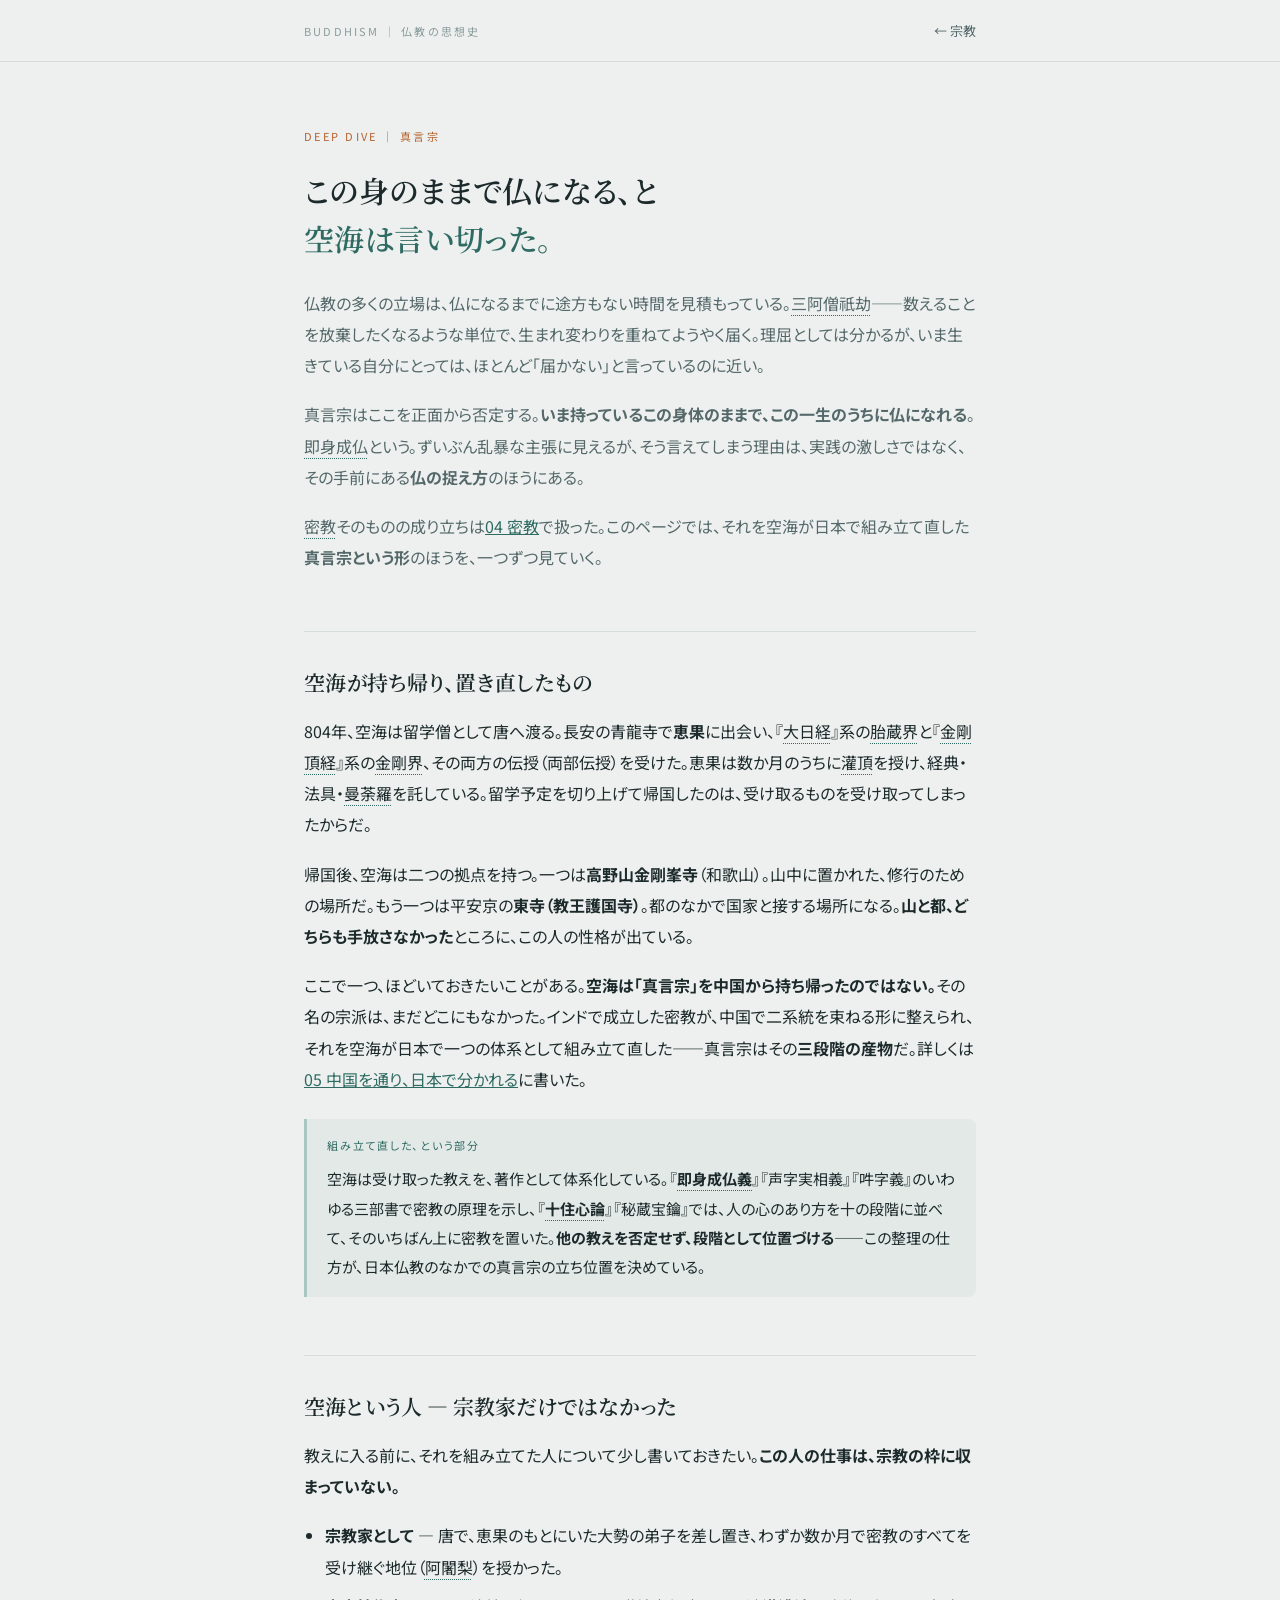
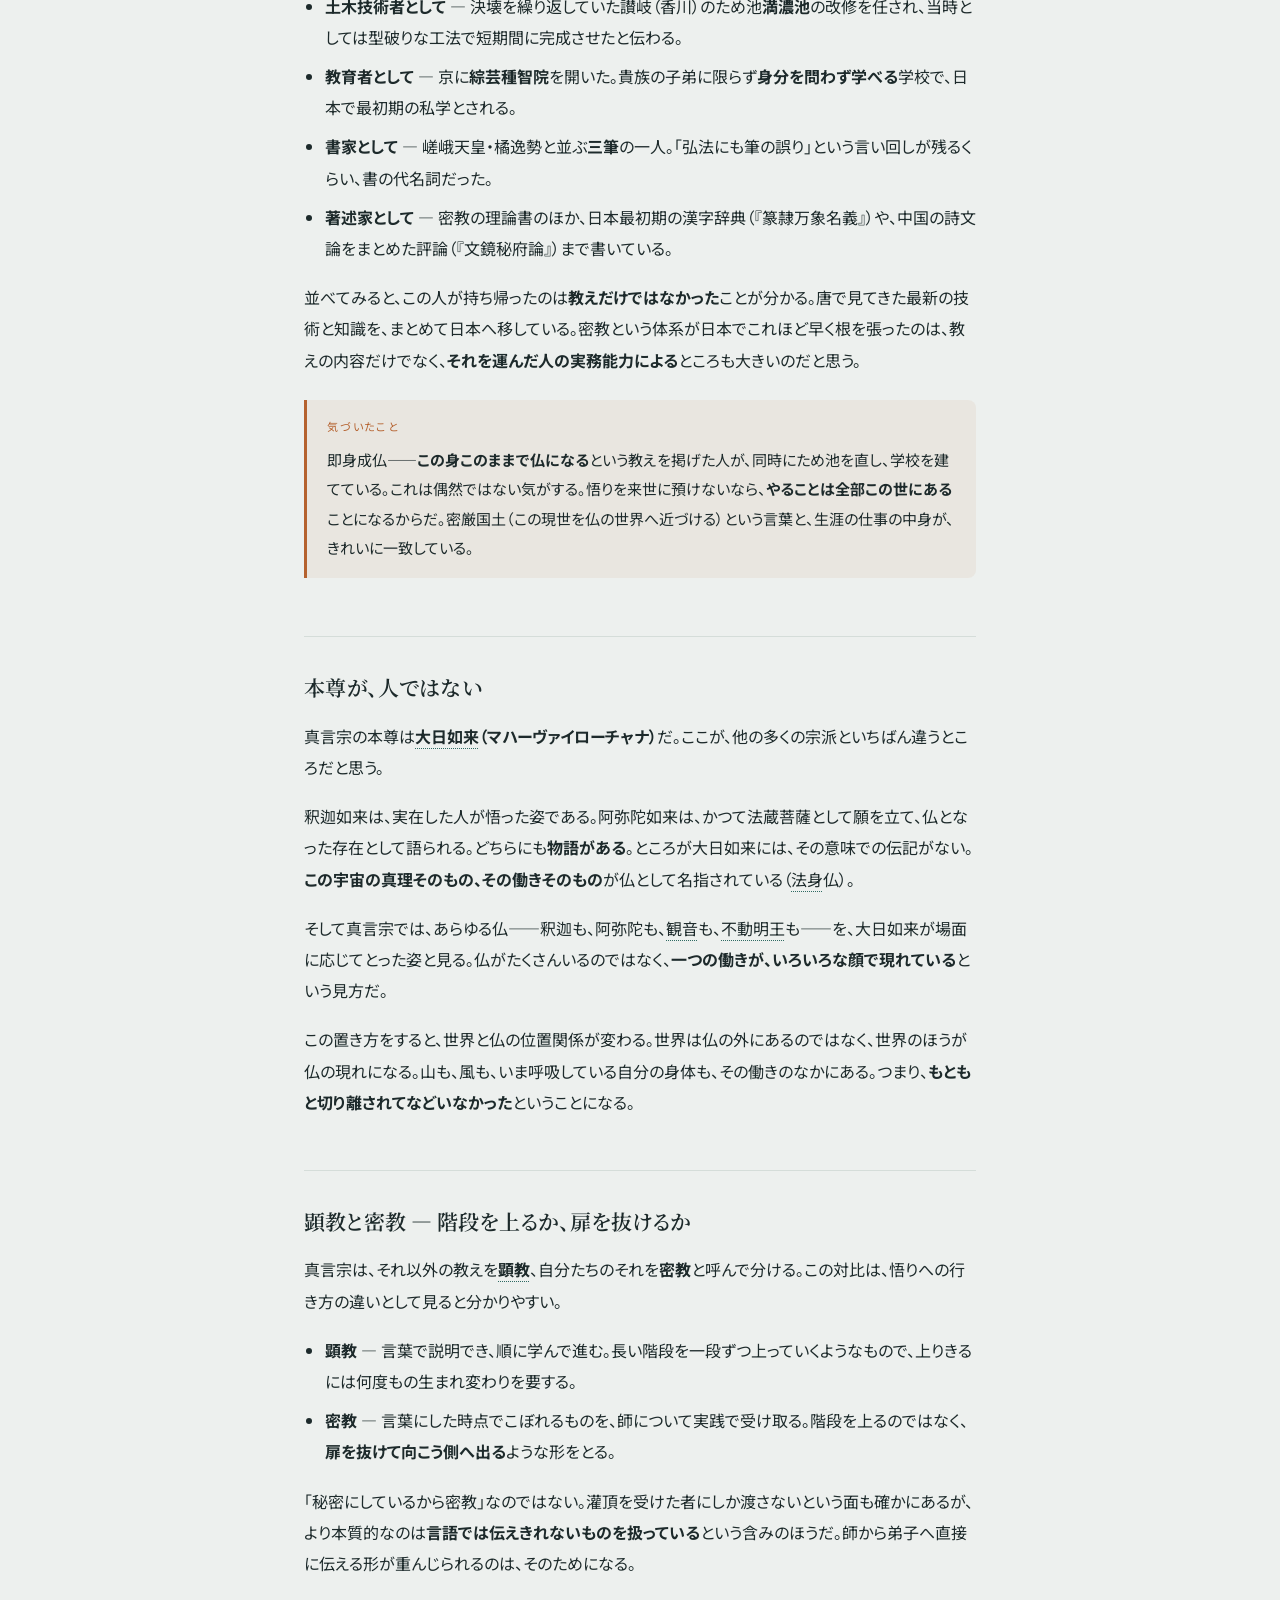
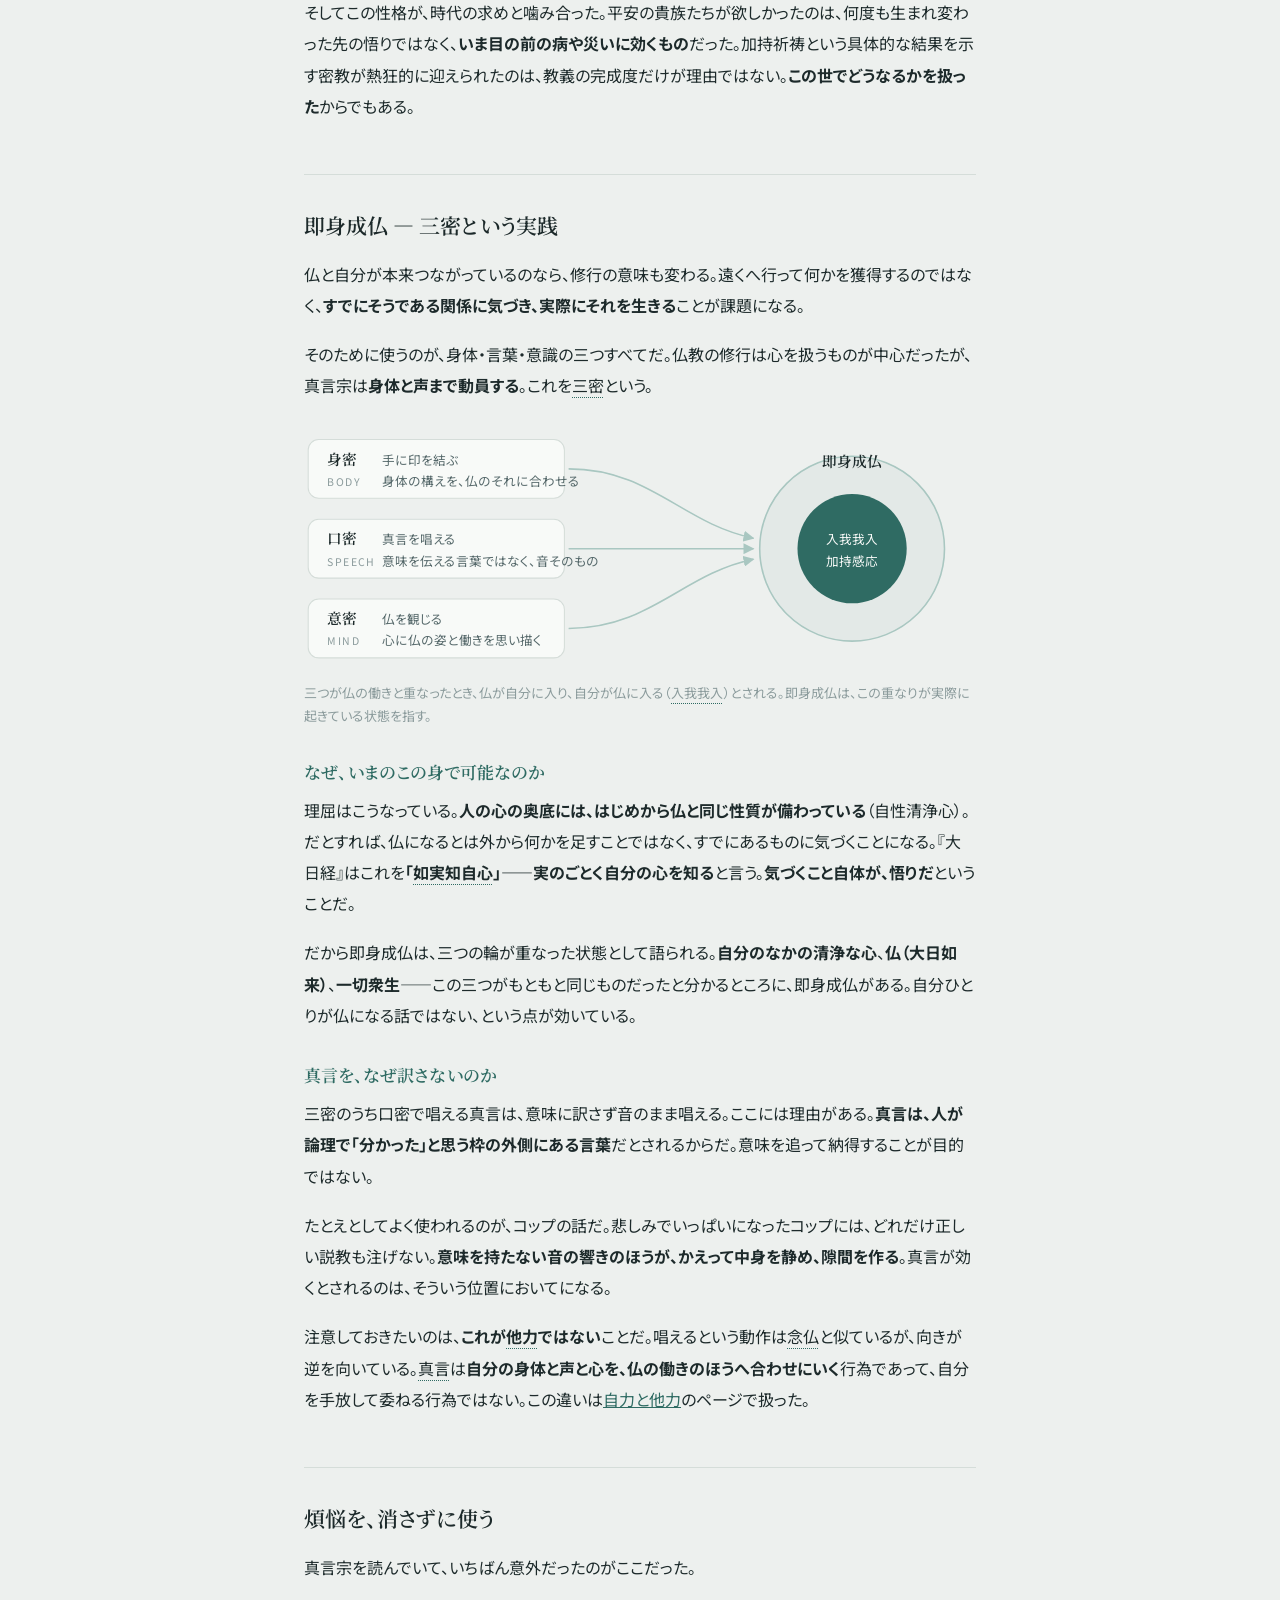
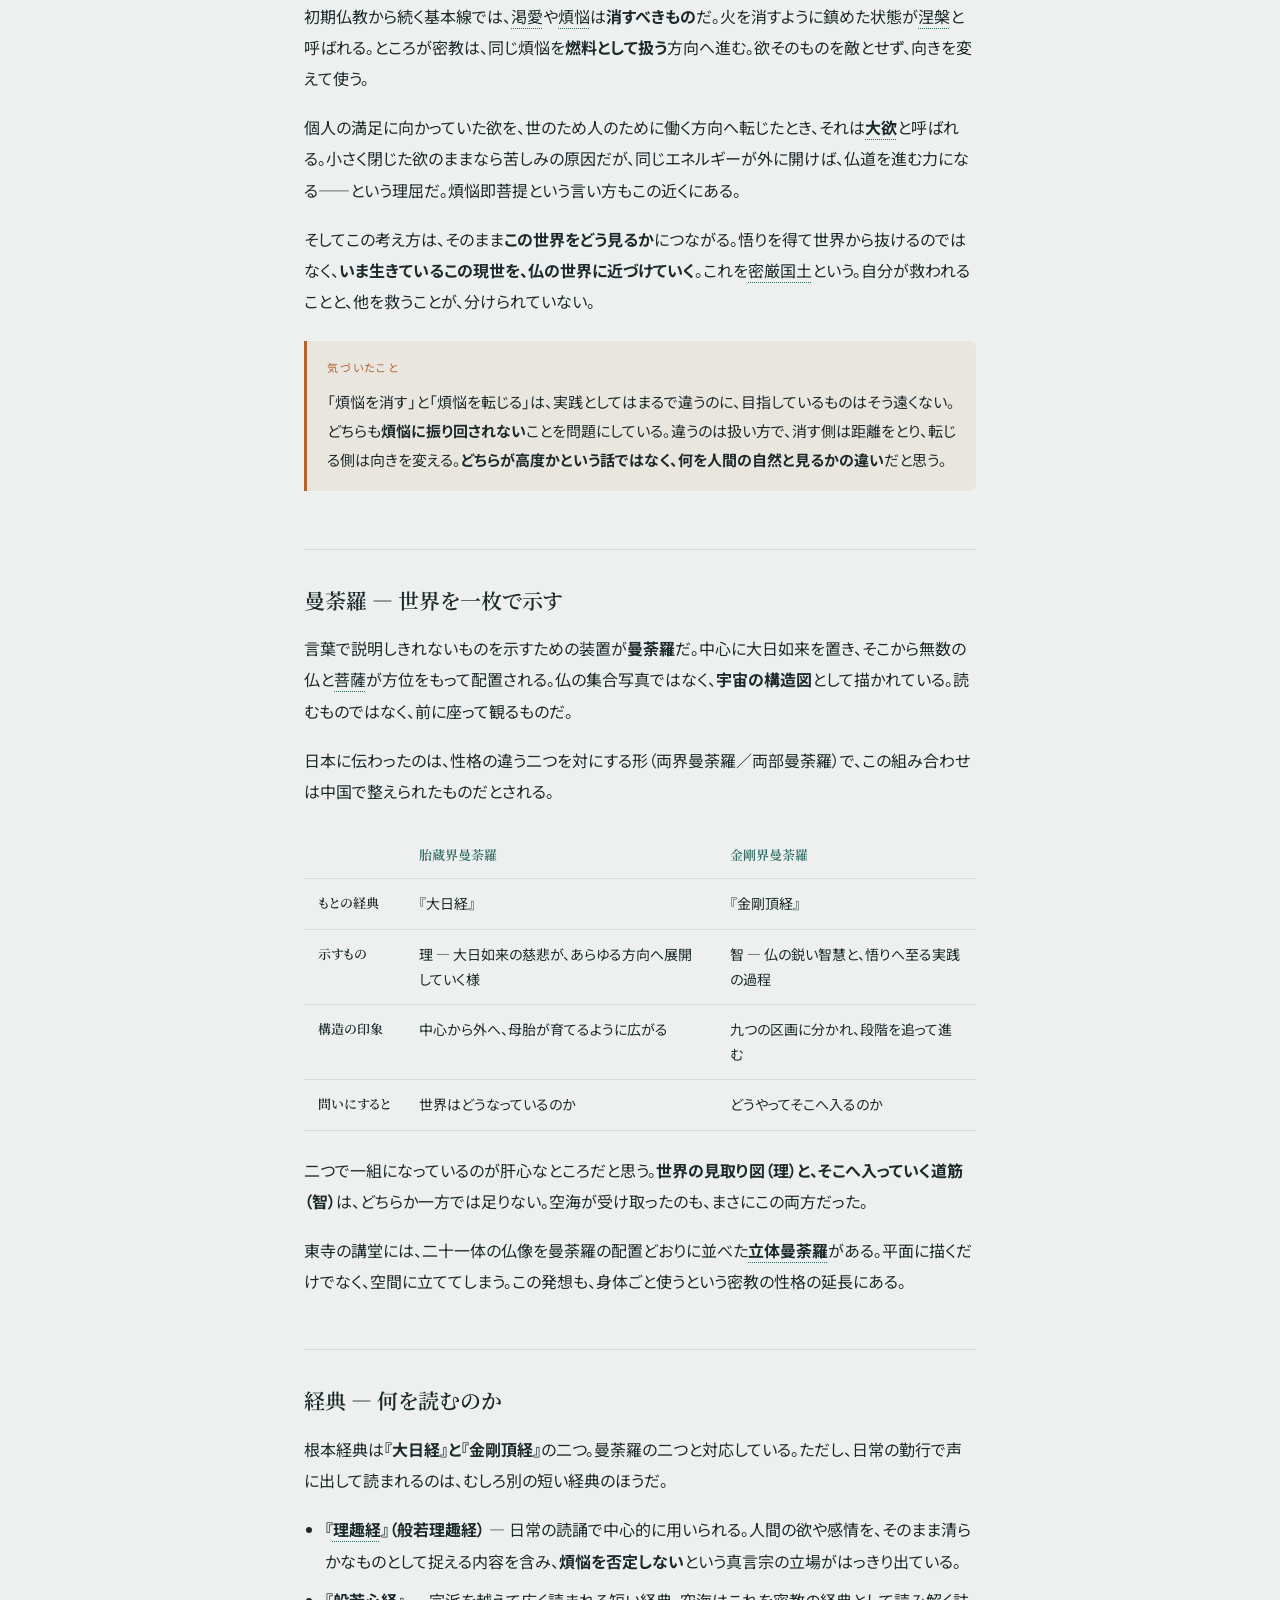
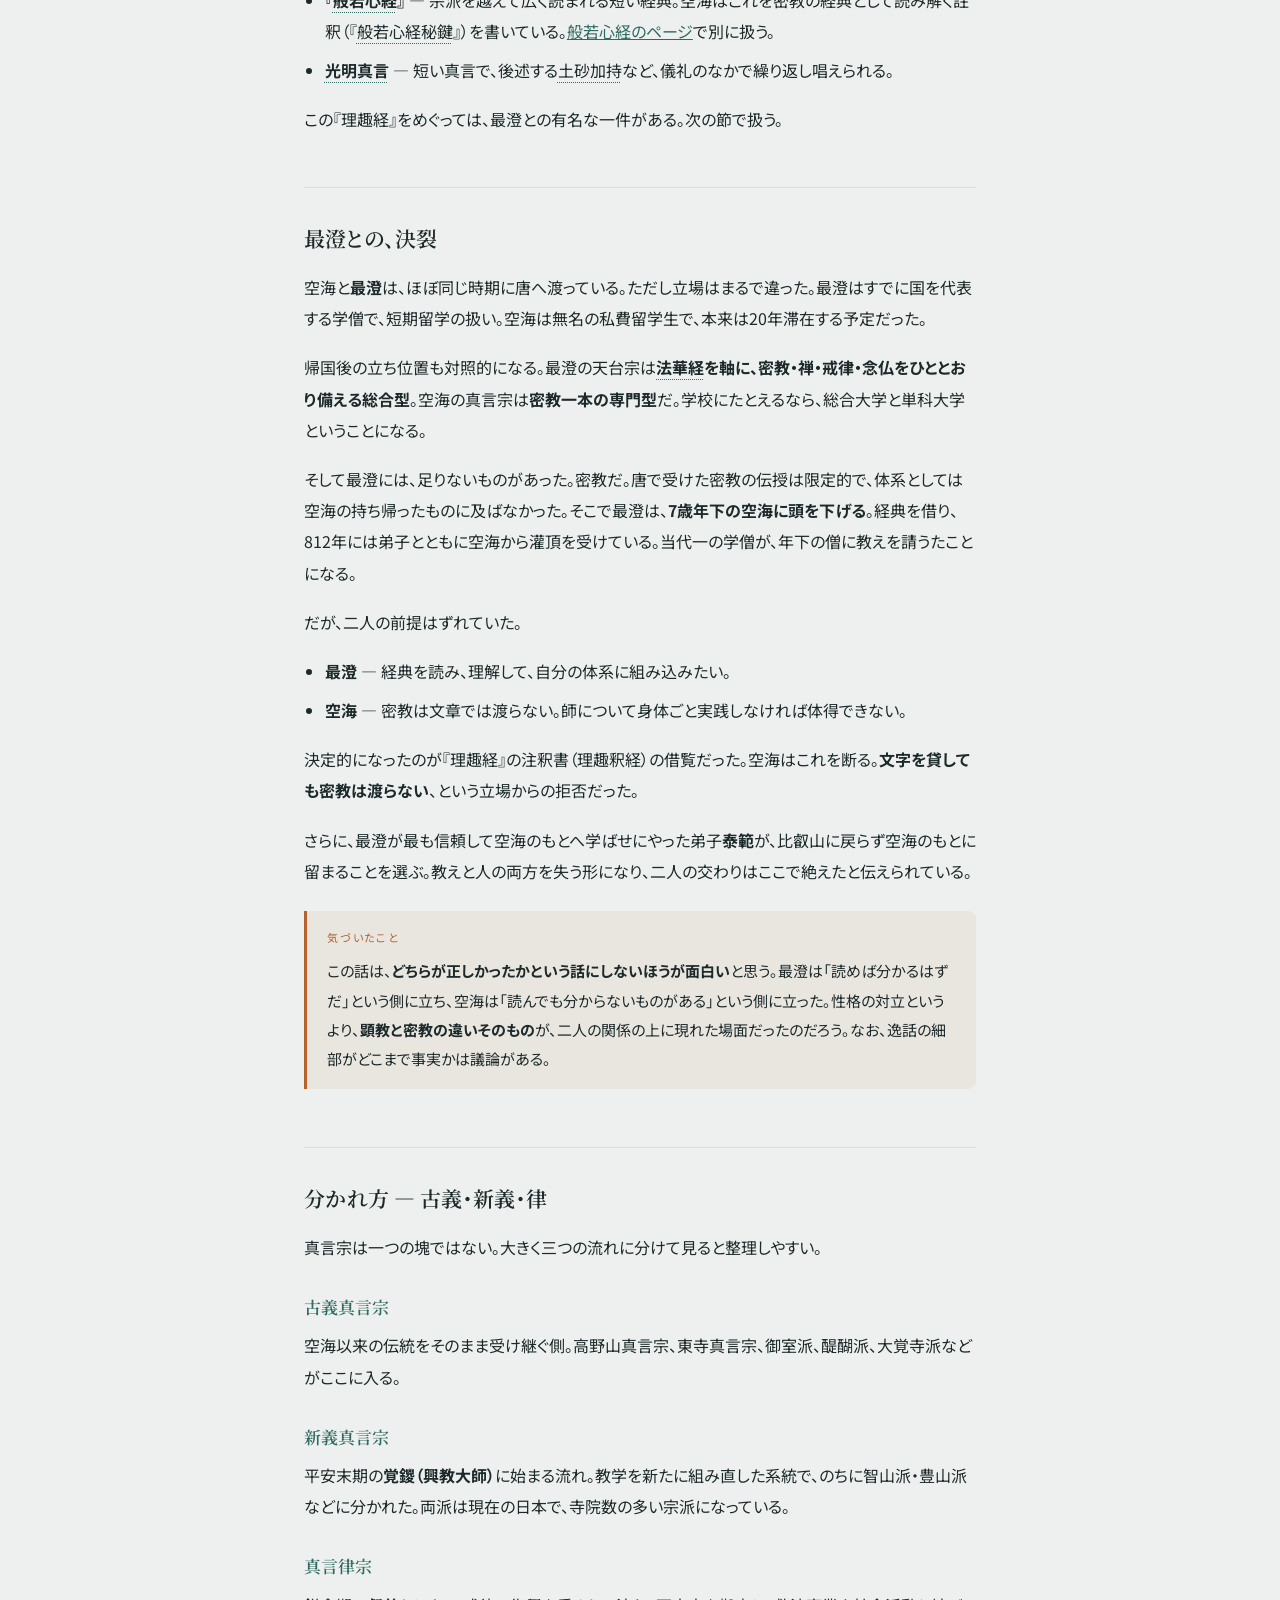
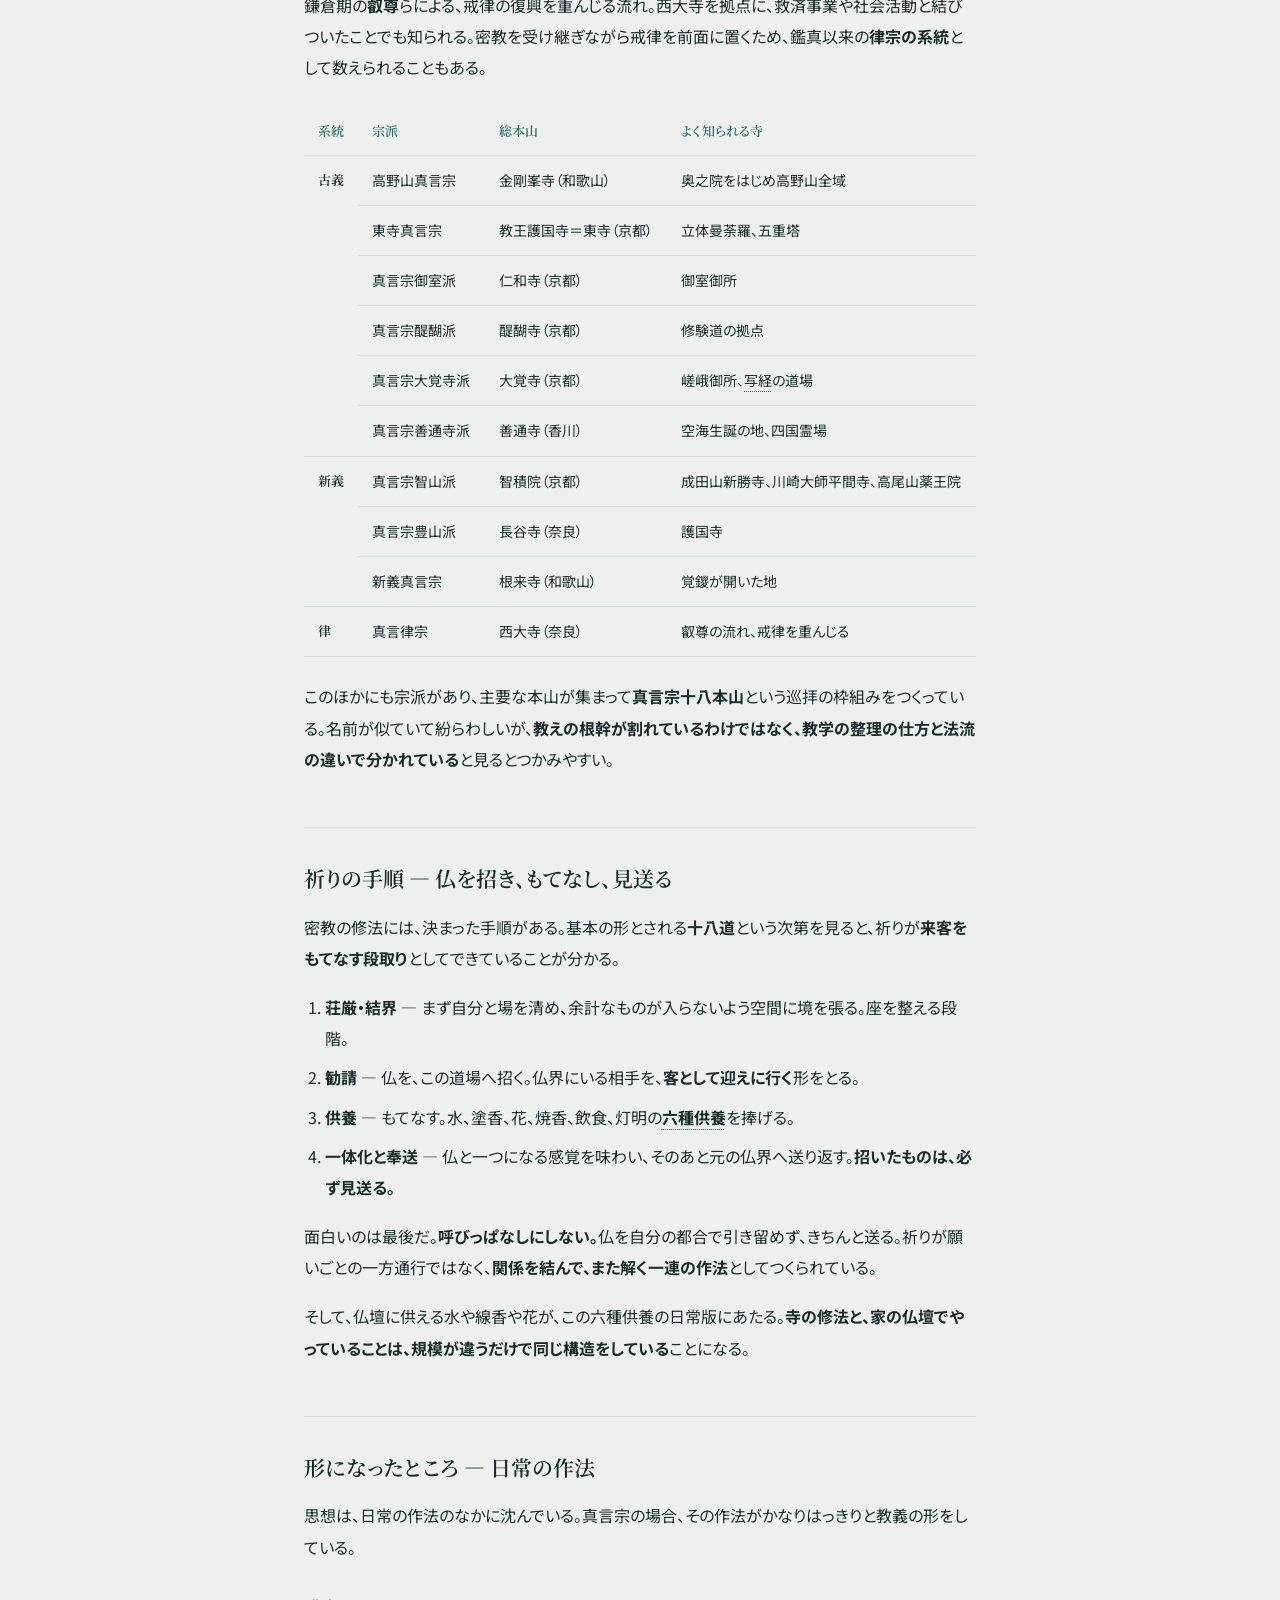
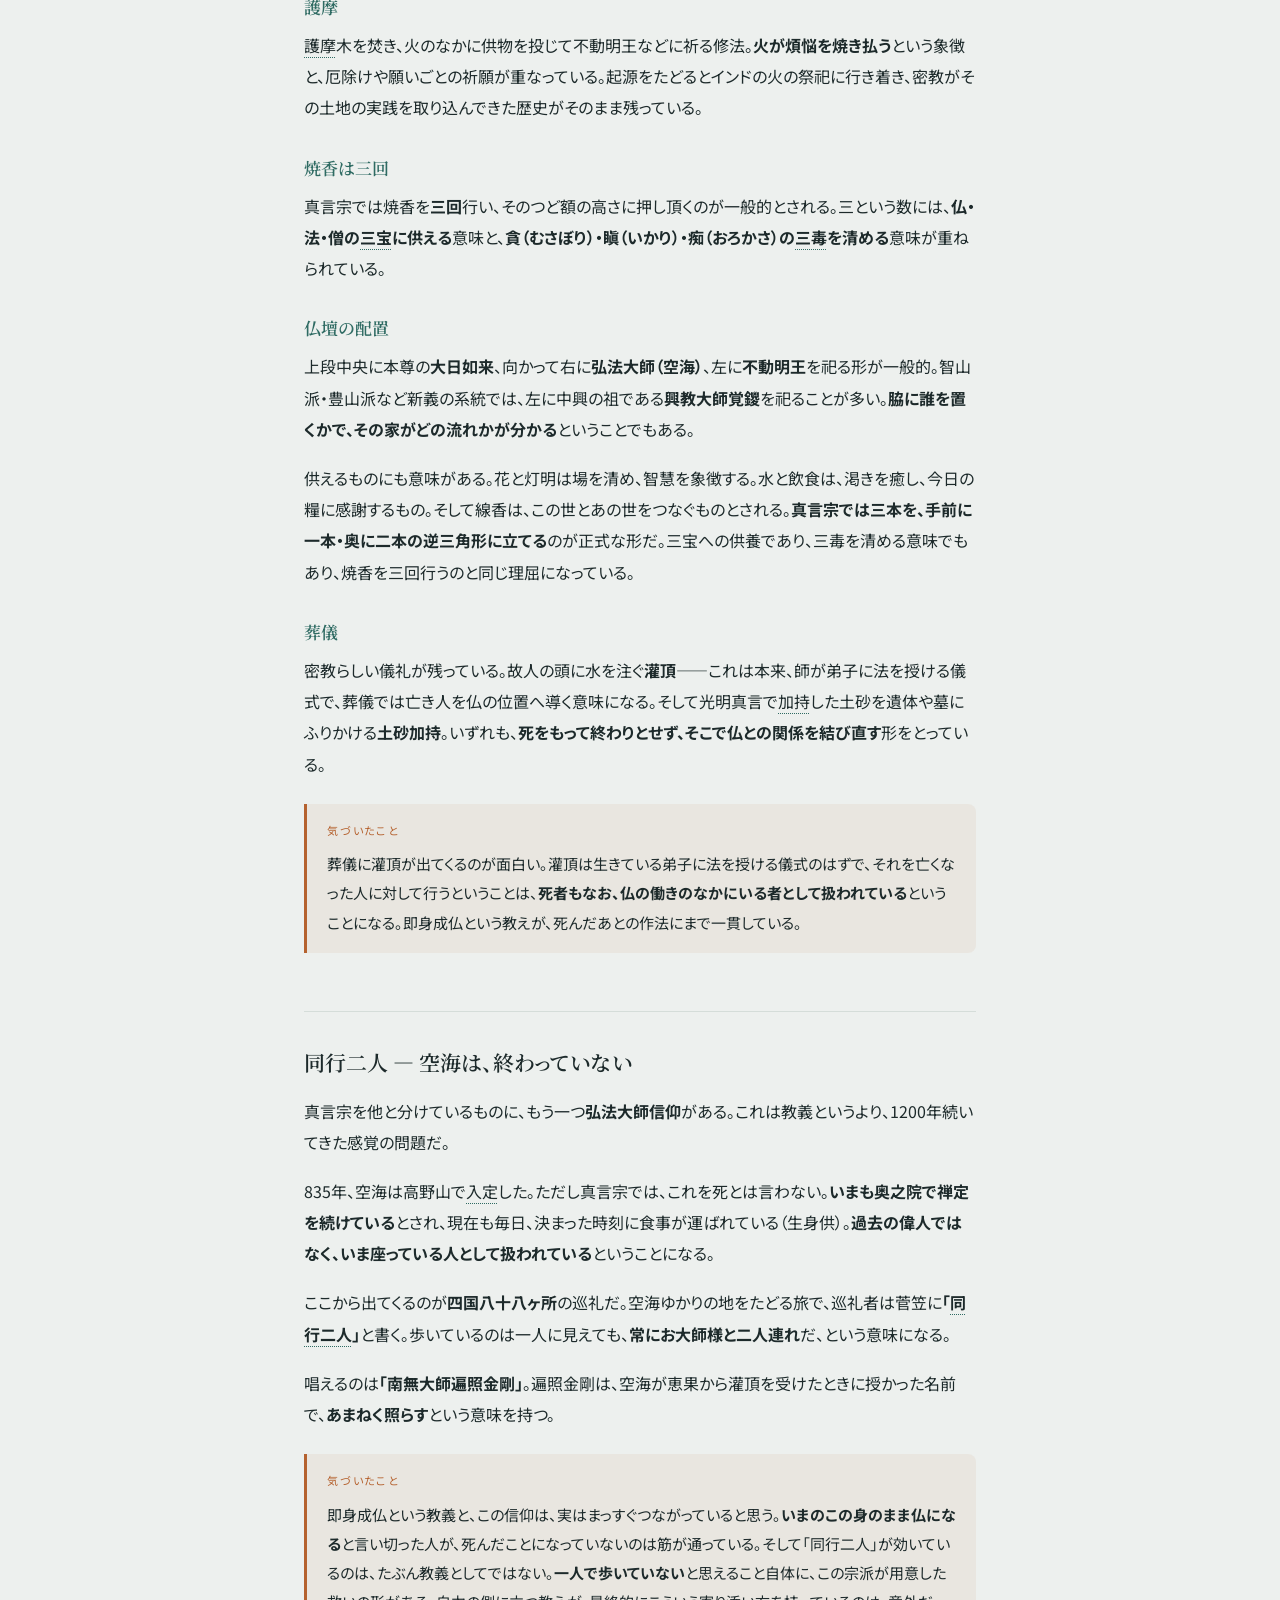
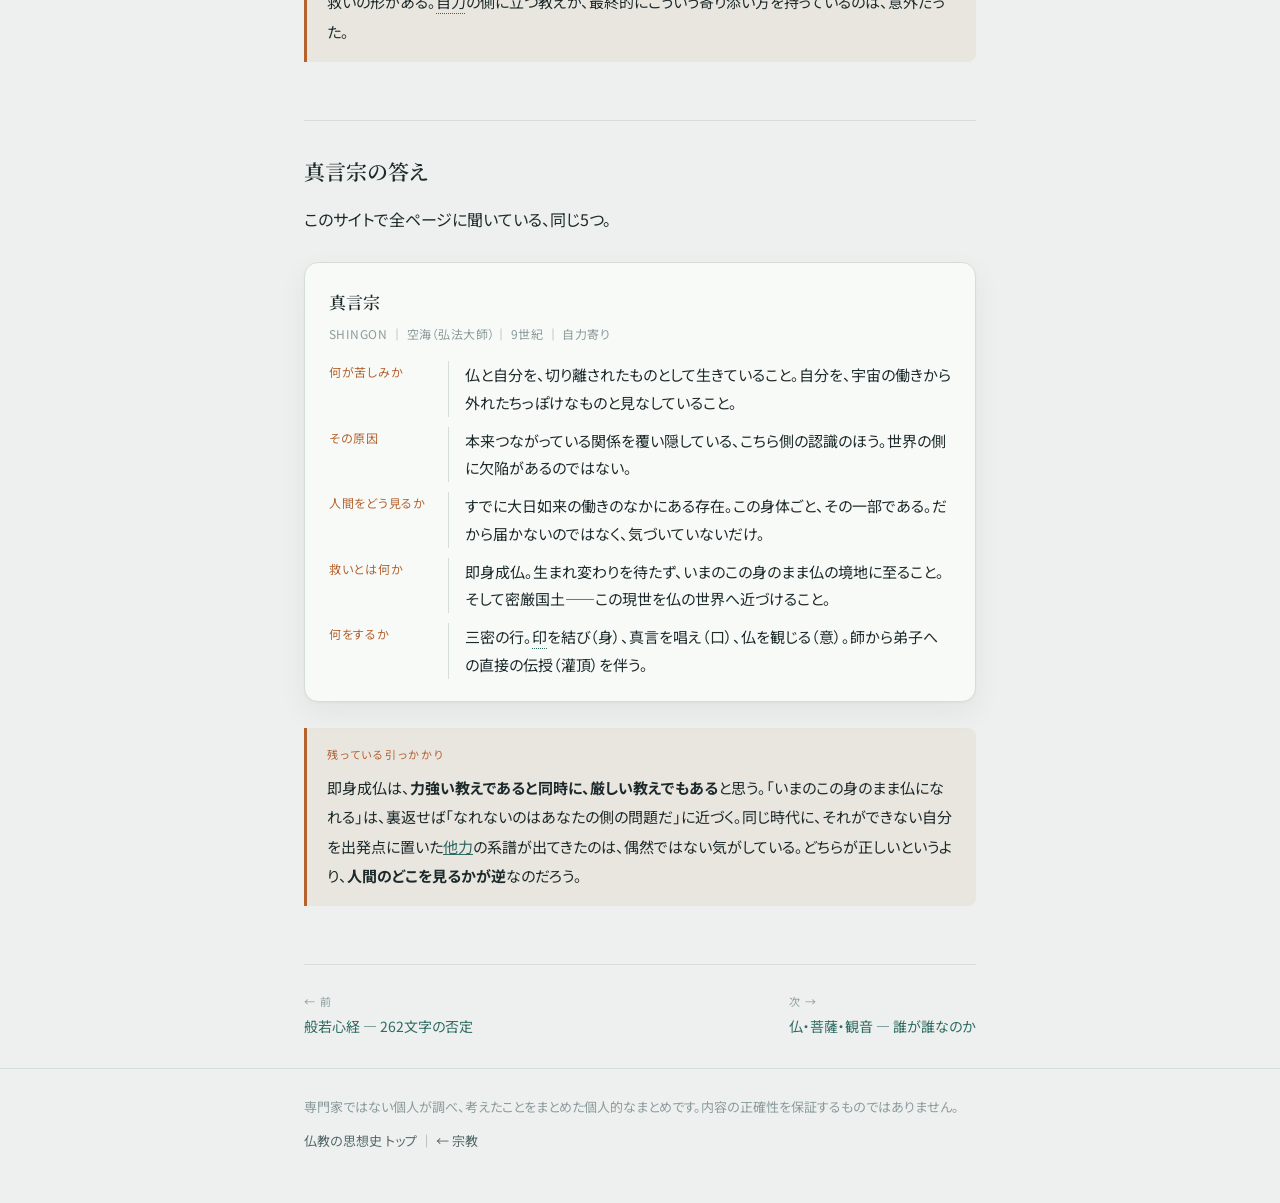
<file: shingon.html>
<!DOCTYPE html>
<html lang="ja">
<head>
<meta charset="UTF-8">
<meta name="viewport" content="width=device-width, initial-scale=1.0">
<title>真言宗 — 空海が組み立てたもの｜仏教の思想史</title>
<meta name="description" content="空海が開いた真言宗を一つずつ見ていく。土木も教育も担った空海という人、顕教と密教の違い、大日如来と即身成仏、三密と真言、最澄との決裂、両界曼荼羅と経典、古義・新義・律の分派、祈りの手順と日常の作法、そして同行二人まで。">
<link rel="icon" href="data:image/svg+xml,<svg xmlns=%22http://www.w3.org/2000/svg%22 viewBox=%220 0 100 100%22><text y=%22.9em%22 font-size=%2290%22>☸</text></svg>">
<link rel="preconnect" href="https://fonts.googleapis.com">
<link rel="preconnect" href="https://fonts.gstatic.com" crossorigin>
<link href="https://fonts.googleapis.com/css2?family=Noto+Serif+JP:wght@400;600;700&family=Noto+Sans+JP:wght@400;500;700&display=swap" rel="stylesheet">
<link rel="stylesheet" href="css/style.css">
</head>
<body>

<header class="top">
  <div class="wrap">
    <a class="sitemark" href="index.html">BUDDHISM ｜ 仏教の思想史</a>
    <a class="back" href="../religion/">← 宗教</a>
  </div>
</header>

<main class="wrap">
  <div class="hero">
    <p class="eyebrow">DEEP DIVE ｜ 真言宗</p>
    <h1>この身のままで仏になる、と<br><span class="em">空海は言い切った。</span></h1>
    <p class="lede">仏教の多くの立場は、仏になるまでに途方もない時間を見積もっている。<a class="gl" href="glossary.html#g-sanasougi">三阿僧祇劫</a>——数えることを放棄したくなるような単位で、生まれ変わりを重ねてようやく届く。理屈としては分かるが、いま生きている自分にとっては、ほとんど「届かない」と言っているのに近い。</p>
    <p class="lede">真言宗はここを正面から否定する。<strong>いま持っているこの身体のままで、この一生のうちに仏になれる</strong>。<a class="gl" href="glossary.html#g-sokushin">即身成仏</a>という。ずいぶん乱暴な主張に見えるが、そう言えてしまう理由は、実践の激しさではなく、その手前にある<strong>仏の捉え方</strong>のほうにある。</p>
    <p class="lede"><a class="gl" href="glossary.html#g-mikkyou">密教</a>そのものの成り立ちは<a href="esoteric.html">04 密教</a>で扱った。このページでは、それを空海が日本で組み立て直した<strong>真言宗という形</strong>のほうを、一つずつ見ていく。</p>
  </div>

  <section class="ch">
    <h2>空海が持ち帰り、置き直したもの</h2>
    <p>804年、空海は留学僧として唐へ渡る。長安の青龍寺で<strong>恵果</strong>に出会い、『<a class="gl" href="glossary.html#g-dainichikyou">大日経</a>』系の<a class="gl" href="glossary.html#g-taizou">胎蔵界</a>と『<a class="gl" href="glossary.html#g-kongouchou">金剛頂経</a>』系の<a class="gl" href="glossary.html#g-kongoukai">金剛界</a>、その両方の伝授（両部伝授）を受けた。恵果は数か月のうちに<a class="gl" href="glossary.html#g-kanjou">灌頂</a>を授け、経典・法具・<a class="gl" href="glossary.html#g-mandara">曼荼羅</a>を託している。留学予定を切り上げて帰国したのは、受け取るものを受け取ってしまったからだ。</p>
    <p>帰国後、空海は二つの拠点を持つ。一つは<strong>高野山金剛峯寺</strong>（和歌山）。山中に置かれた、修行のための場所だ。もう一つは平安京の<strong>東寺（教王護国寺）</strong>。都のなかで国家と接する場所になる。<strong>山と都、どちらも手放さなかった</strong>ところに、この人の性格が出ている。</p>
    <p>ここで一つ、ほどいておきたいことがある。<strong>空海は「真言宗」を中国から持ち帰ったのではない。</strong>その名の宗派は、まだどこにもなかった。インドで成立した密教が、中国で二系統を束ねる形に整えられ、それを空海が日本で一つの体系として組み立て直した——真言宗はその<strong>三段階の産物</strong>だ。詳しくは<a href="china-japan.html">05 中国を通り、日本で分かれる</a>に書いた。</p>
    <div class="note">
      <p class="k">組み立て直した、という部分</p>
      <p>空海は受け取った教えを、著作として体系化している。『<strong><a class="gl" href="glossary.html#g-sokushingi">即身成仏義</a></strong>』『声字実相義』『吽字義』のいわゆる三部書で密教の原理を示し、『<strong><a class="gl" href="glossary.html#g-juujuushin">十住心論</a></strong>』『秘蔵宝鑰』では、人の心のあり方を十の段階に並べて、そのいちばん上に密教を置いた。<strong>他の教えを否定せず、段階として位置づける</strong>——この整理の仕方が、日本仏教のなかでの真言宗の立ち位置を決めている。</p>
    </div>
  </section>

  <section class="ch">
    <h2>空海という人 — 宗教家だけではなかった</h2>
    <p>教えに入る前に、それを組み立てた人について少し書いておきたい。<strong>この人の仕事は、宗教の枠に収まっていない。</strong></p>
    <ul>
      <li><strong>宗教家として</strong> — 唐で、恵果のもとにいた大勢の弟子を差し置き、わずか数か月で密教のすべてを受け継ぐ地位（<a class="gl" href="glossary.html#g-ajari">阿闍梨</a>）を授かった。</li>
      <li><strong>土木技術者として</strong> — 決壊を繰り返していた讃岐（香川）のため池<strong>満濃池</strong>の改修を任され、当時としては型破りな工法で短期間に完成させたと伝わる。</li>
      <li><strong>教育者として</strong> — 京に<strong>綜芸種智院</strong>を開いた。貴族の子弟に限らず<strong>身分を問わず学べる</strong>学校で、日本で最初期の私学とされる。</li>
      <li><strong>書家として</strong> — 嵯峨天皇・橘逸勢と並ぶ<strong>三筆</strong>の一人。「弘法にも筆の誤り」という言い回しが残るくらい、書の代名詞だった。</li>
      <li><strong>著述家として</strong> — 密教の理論書のほか、日本最初期の漢字辞典（『篆隷万象名義』）や、中国の詩文論をまとめた評論（『文鏡秘府論』）まで書いている。</li>
    </ul>
    <p>並べてみると、この人が持ち帰ったのは<strong>教えだけではなかった</strong>ことが分かる。唐で見てきた最新の技術と知識を、まとめて日本へ移している。密教という体系が日本でこれほど早く根を張ったのは、教えの内容だけでなく、<strong>それを運んだ人の実務能力による</strong>ところも大きいのだと思う。</p>
    <div class="mine">
      <p class="k">気づいたこと</p>
      <p>即身成仏——<strong>この身このままで仏になる</strong>という教えを掲げた人が、同時にため池を直し、学校を建てている。これは偶然ではない気がする。悟りを来世に預けないなら、<strong>やることは全部この世にある</strong>ことになるからだ。密厳国土（この現世を仏の世界へ近づける）という言葉と、生涯の仕事の中身が、きれいに一致している。</p>
    </div>
  </section>

  <section class="ch">
    <h2>本尊が、人ではない</h2>
    <p>真言宗の本尊は<strong><a class="gl" href="glossary.html#g-dainichi">大日如来</a>（マハーヴァイローチャナ）</strong>だ。ここが、他の多くの宗派といちばん違うところだと思う。</p>
    <p>釈迦如来は、実在した人が悟った姿である。阿弥陀如来は、かつて法蔵菩薩として願を立て、仏となった存在として語られる。どちらにも<strong>物語がある</strong>。ところが大日如来には、その意味での伝記がない。<strong>この宇宙の真理そのもの、その働きそのもの</strong>が仏として名指されている（<a class="gl" href="glossary.html#g-hosshin">法身</a>仏）。</p>
    <p>そして真言宗では、あらゆる仏——釈迦も、阿弥陀も、<a class="gl" href="glossary.html#g-kanjizai">観音</a>も、<a class="gl" href="glossary.html#g-fudou">不動明王</a>も——を、大日如来が場面に応じてとった姿と見る。仏がたくさんいるのではなく、<strong>一つの働きが、いろいろな顔で現れている</strong>という見方だ。</p>
    <p>この置き方をすると、世界と仏の位置関係が変わる。世界は仏の外にあるのではなく、世界のほうが仏の現れになる。山も、風も、いま呼吸している自分の身体も、その働きのなかにある。つまり、<strong>もともと切り離されてなどいなかった</strong>ということになる。</p>
  </section>

  <section class="ch">
    <h2>顕教と密教 — 階段を上るか、扉を抜けるか</h2>
    <p>真言宗は、それ以外の教えを<strong><a class="gl" href="glossary.html#g-kengyou">顕教</a></strong>、自分たちのそれを<strong>密教</strong>と呼んで分ける。この対比は、悟りへの行き方の違いとして見ると分かりやすい。</p>
    <ul>
      <li><strong>顕教</strong> — 言葉で説明でき、順に学んで進む。長い階段を一段ずつ上っていくようなもので、上りきるには何度もの生まれ変わりを要する。</li>
      <li><strong>密教</strong> — 言葉にした時点でこぼれるものを、師について実践で受け取る。階段を上るのではなく、<strong>扉を抜けて向こう側へ出る</strong>ような形をとる。</li>
    </ul>
    <p>「秘密にしているから密教」なのではない。灌頂を受けた者にしか渡さないという面も確かにあるが、より本質的なのは<strong>言語では伝えきれないものを扱っている</strong>という含みのほうだ。師から弟子へ直接に伝える形が重んじられるのは、そのためになる。</p>
    <p>そしてこの性格が、時代の求めと噛み合った。平安の貴族たちが欲しかったのは、何度も生まれ変わった先の悟りではなく、<strong>いま目の前の病や災いに効くもの</strong>だった。加持祈祷という具体的な結果を示す密教が熱狂的に迎えられたのは、教義の完成度だけが理由ではない。<strong>この世でどうなるかを扱った</strong>からでもある。</p>
  </section>

  <section class="ch">
    <h2>即身成仏 — 三密という実践</h2>
    <p>仏と自分が本来つながっているのなら、修行の意味も変わる。遠くへ行って何かを獲得するのではなく、<strong>すでにそうである関係に気づき、実際にそれを生きる</strong>ことが課題になる。</p>
    <p>そのために使うのが、身体・言葉・意識の三つすべてだ。仏教の修行は心を扱うものが中心だったが、真言宗は<strong>身体と声まで動員する</strong>。これを<a class="gl" href="glossary.html#g-sanmitsu">三密</a>という。</p>

    <figure class="fig">
      <svg class="diagram" viewBox="0 0 640 230" role="img" aria-labelledby="sm-t sm-d">
        <title id="sm-t">三密の図</title>
        <desc id="sm-d">身密（手に印を結ぶ）、口密（真言を唱える）、意密（心に仏を観じる）の三つが、右側の「仏の働きと重なる（加持感応）」へ矢印で集まっている図。</desc>
        <defs>
          <marker id="ah" viewBox="0 0 10 10" refX="9" refY="5" markerWidth="7" markerHeight="7" orient="auto-start-reverse">
            <path class="head" d="M 0 0 L 10 5 L 0 10 z"/>
          </marker>
        </defs>
        <g>
          <rect class="box" x="4" y="10" width="244" height="56" rx="10"/>
          <text class="lbl" x="22" y="34">身密</text>
          <text x="74" y="34">手に印を結ぶ</text>
          <text class="k" x="22" y="54">BODY</text>
          <text class="sub" x="74" y="54">身体の構えを、仏のそれに合わせる</text>
        </g>
        <g>
          <rect class="box" x="4" y="86" width="244" height="56" rx="10"/>
          <text class="lbl" x="22" y="110">口密</text>
          <text x="74" y="110">真言を唱える</text>
          <text class="k" x="22" y="130">SPEECH</text>
          <text class="sub" x="74" y="130">意味を伝える言葉ではなく、音そのもの</text>
        </g>
        <g>
          <rect class="box" x="4" y="162" width="244" height="56" rx="10"/>
          <text class="lbl" x="22" y="186">意密</text>
          <text x="74" y="186">仏を観じる</text>
          <text class="k" x="22" y="206">MIND</text>
          <text class="sub" x="74" y="206">心に仏の姿と働きを思い描く</text>
        </g>
        <path class="flow" d="M 252 38 C 330 38 360 90 428 104" marker-end="url(#ah)"/>
        <path class="flow" d="M 252 114 L 428 114" marker-end="url(#ah)"/>
        <path class="flow" d="M 252 190 C 330 190 360 138 428 124" marker-end="url(#ah)"/>
        <circle class="ring" cx="522" cy="114" r="88"/>
        <circle class="core" cx="522" cy="114" r="52"/>
        <text class="on-core" x="522" y="110" text-anchor="middle">入我我入</text>
        <text class="on-core" x="522" y="130" text-anchor="middle">加持感応</text>
        <text class="lbl" x="522" y="36" text-anchor="middle">即身成仏</text>
      </svg>
      <figcaption>三つが仏の働きと重なったとき、仏が自分に入り、自分が仏に入る（<a class="gl" href="glossary.html#g-nyuuga">入我我入</a>）とされる。即身成仏は、この重なりが実際に起きている状態を指す。</figcaption>
    </figure>

    <h3>なぜ、いまのこの身で可能なのか</h3>
    <p>理屈はこうなっている。<strong>人の心の奥底には、はじめから仏と同じ性質が備わっている</strong>（自性清浄心）。だとすれば、仏になるとは外から何かを足すことではなく、すでにあるものに気づくことになる。『大日経』はこれを<strong>「<a class="gl" href="glossary.html#g-nyojitsu">如実知自心</a>」——実のごとく自分の心を知る</strong>と言う。<strong>気づくこと自体が、悟りだ</strong>ということだ。</p>
    <p>だから即身成仏は、三つの輪が重なった状態として語られる。<strong>自分のなかの清浄な心</strong>、<strong>仏（大日如来）</strong>、<strong>一切衆生</strong>——この三つがもともと同じものだったと分かるところに、即身成仏がある。自分ひとりが仏になる話ではない、という点が効いている。</p>

    <h3>真言を、なぜ訳さないのか</h3>
    <p>三密のうち口密で唱える真言は、意味に訳さず音のまま唱える。ここには理由がある。<strong>真言は、人が論理で「分かった」と思う枠の外側にある言葉</strong>だとされるからだ。意味を追って納得することが目的ではない。</p>
    <p>たとえとしてよく使われるのが、コップの話だ。悲しみでいっぱいになったコップには、どれだけ正しい説教も注げない。<strong>意味を持たない音の響きのほうが、かえって中身を静め、隙間を作る</strong>。真言が効くとされるのは、そういう位置においてになる。</p>

    <p>注意しておきたいのは、<strong>これが<a class="gl" href="glossary.html#g-tariki">他力</a>ではない</strong>ことだ。唱えるという動作は<a class="gl" href="glossary.html#g-nenbutsu">念仏</a>と似ているが、向きが逆を向いている。<a class="gl" href="glossary.html#g-shingon">真言</a>は<strong>自分の身体と声と心を、仏の働きのほうへ合わせにいく</strong>行為であって、自分を手放して委ねる行為ではない。この違いは<a href="jiriki-tariki.html">自力と他力</a>のページで扱った。</p>
  </section>

  <section class="ch">
    <h2>煩悩を、消さずに使う</h2>
    <p>真言宗を読んでいて、いちばん意外だったのがここだった。</p>
    <p>初期仏教から続く基本線では、<a class="gl" href="glossary.html#g-katsuai">渇愛</a>や<a class="gl" href="glossary.html#g-bonnou">煩悩</a>は<strong>消すべきもの</strong>だ。火を消すように鎮めた状態が<a class="gl" href="glossary.html#g-nehan">涅槃</a>と呼ばれる。ところが密教は、同じ煩悩を<strong>燃料として扱う</strong>方向へ進む。欲そのものを敵とせず、向きを変えて使う。</p>
    <p>個人の満足に向かっていた欲を、世のため人のために働く方向へ転じたとき、それは<strong><a class="gl" href="glossary.html#g-taiyoku">大欲</a></strong>と呼ばれる。小さく閉じた欲のままなら苦しみの原因だが、同じエネルギーが外に開けば、仏道を進む力になる——という理屈だ。煩悩即菩提という言い方もこの近くにある。</p>
    <p>そしてこの考え方は、そのまま<strong>この世界をどう見るか</strong>につながる。悟りを得て世界から抜けるのではなく、<strong>いま生きているこの現世を、仏の世界に近づけていく</strong>。これを<a class="gl" href="glossary.html#g-mitsugon">密厳国土</a>という。自分が救われることと、他を救うことが、分けられていない。</p>
    <div class="mine">
      <p class="k">気づいたこと</p>
      <p>「煩悩を消す」と「煩悩を転じる」は、実践としてはまるで違うのに、目指しているものはそう遠くない。どちらも<strong>煩悩に振り回されない</strong>ことを問題にしている。違うのは扱い方で、消す側は距離をとり、転じる側は向きを変える。<strong>どちらが高度かという話ではなく、何を人間の自然と見るかの違い</strong>だと思う。</p>
    </div>
  </section>

  <section class="ch">
    <h2>曼荼羅 — 世界を一枚で示す</h2>
    <p>言葉で説明しきれないものを示すための装置が<strong>曼荼羅</strong>だ。中心に大日如来を置き、そこから無数の仏と<a class="gl" href="glossary.html#g-bosatsu">菩薩</a>が方位をもって配置される。仏の集合写真ではなく、<strong>宇宙の構造図</strong>として描かれている。読むものではなく、前に座って観るものだ。</p>
    <p>日本に伝わったのは、性格の違う二つを対にする形（両界曼荼羅／両部曼荼羅）で、この組み合わせは中国で整えられたものだとされる。</p>
    <div class="tablewrap">
      <table>
        <thead>
          <tr><th>　</th><th>胎蔵界曼荼羅</th><th>金剛界曼荼羅</th></tr>
        </thead>
        <tbody>
          <tr><th>もとの経典</th><td>『大日経』</td><td>『金剛頂経』</td></tr>
          <tr><th>示すもの</th><td>理 — 大日如来の慈悲が、あらゆる方向へ展開していく様</td><td>智 — 仏の鋭い智慧と、悟りへ至る実践の過程</td></tr>
          <tr><th>構造の印象</th><td>中心から外へ、母胎が育てるように広がる</td><td>九つの区画に分かれ、段階を追って進む</td></tr>
          <tr><th>問いにすると</th><td>世界はどうなっているのか</td><td>どうやってそこへ入るのか</td></tr>
        </tbody>
      </table>
    </div>
    <p>二つで一組になっているのが肝心なところだと思う。<strong>世界の見取り図（理）と、そこへ入っていく道筋（智）</strong>は、どちらか一方では足りない。空海が受け取ったのも、まさにこの両方だった。</p>
    <p>東寺の講堂には、二十一体の仏像を曼荼羅の配置どおりに並べた<strong><a class="gl" href="glossary.html#g-ritsutai">立体曼荼羅</a></strong>がある。平面に描くだけでなく、空間に立ててしまう。この発想も、身体ごと使うという密教の性格の延長にある。</p>
  </section>

  <section class="ch">
    <h2>経典 — 何を読むのか</h2>
    <p>根本経典は<strong>『大日経』と『金剛頂経』</strong>の二つ。曼荼羅の二つと対応している。ただし、日常の勤行で声に出して読まれるのは、むしろ別の短い経典のほうだ。</p>
    <ul>
      <li><strong>『<a class="gl" href="glossary.html#g-rishukyou">理趣経</a>』（般若理趣経）</strong> — 日常の読誦で中心的に用いられる。人間の欲や感情を、そのまま清らかなものとして捉える内容を含み、<strong>煩悩を否定しない</strong>という真言宗の立場がはっきり出ている。</li>
      <li><strong>『<a class="gl" href="glossary.html#g-shingyou">般若心経</a>』</strong> — 宗派を越えて広く読まれる短い経典。空海はこれを密教の経典として読み解く註釈（『<a class="gl" href="glossary.html#g-hiken">般若心経秘鍵</a>』）を書いている。<a href="heart-sutra.html">般若心経のページ</a>で別に扱う。</li>
      <li><strong><a class="gl" href="glossary.html#g-koumyou">光明真言</a></strong> — 短い真言で、後述する<a class="gl" href="glossary.html#g-doshakaji">土砂加持</a>など、儀礼のなかで繰り返し唱えられる。</li>
    </ul>
    <p>この『理趣経』をめぐっては、最澄との有名な一件がある。次の節で扱う。</p>
  </section>

  <section class="ch" id="saicho">
    <h2>最澄との、決裂</h2>
    <p>空海と<strong>最澄</strong>は、ほぼ同じ時期に唐へ渡っている。ただし立場はまるで違った。最澄はすでに国を代表する学僧で、短期留学の扱い。空海は無名の私費留学生で、本来は20年滞在する予定だった。</p>
    <p>帰国後の立ち位置も対照的になる。最澄の天台宗は<strong><a class="gl" href="glossary.html#g-hokekyou">法華経</a>を軸に、密教・禅・戒律・念仏をひととおり備える総合型</strong>。空海の真言宗は<strong>密教一本の専門型</strong>だ。学校にたとえるなら、総合大学と単科大学ということになる。</p>
    <p>そして最澄には、足りないものがあった。密教だ。唐で受けた密教の伝授は限定的で、体系としては空海の持ち帰ったものに及ばなかった。そこで最澄は、<strong>7歳年下の空海に頭を下げる</strong>。経典を借り、812年には弟子とともに空海から灌頂を受けている。当代一の学僧が、年下の僧に教えを請うたことになる。</p>
    <p>だが、二人の前提はずれていた。</p>
    <ul>
      <li><strong>最澄</strong> — 経典を読み、理解して、自分の体系に組み込みたい。</li>
      <li><strong>空海</strong> — 密教は文章では渡らない。師について身体ごと実践しなければ体得できない。</li>
    </ul>
    <p>決定的になったのが『理趣経』の注釈書（理趣釈経）の借覧だった。空海はこれを断る。<strong>文字を貸しても密教は渡らない</strong>、という立場からの拒否だった。</p>
    <p>さらに、最澄が最も信頼して空海のもとへ学ばせにやった弟子<strong>泰範</strong>が、比叡山に戻らず空海のもとに留まることを選ぶ。教えと人の両方を失う形になり、二人の交わりはここで絶えたと伝えられている。</p>
    <div class="mine">
      <p class="k">気づいたこと</p>
      <p>この話は、<strong>どちらが正しかったかという話にしないほうが面白い</strong>と思う。最澄は「読めば分かるはずだ」という側に立ち、空海は「読んでも分からないものがある」という側に立った。性格の対立というより、<strong>顕教と密教の違いそのもの</strong>が、二人の関係の上に現れた場面だったのだろう。なお、逸話の細部がどこまで事実かは議論がある。</p>
    </div>
  </section>

  <section class="ch">
    <h2>分かれ方 — 古義・新義・律</h2>
    <p>真言宗は一つの塊ではない。大きく三つの流れに分けて見ると整理しやすい。</p>
    <h3>古義真言宗</h3>
    <p>空海以来の伝統をそのまま受け継ぐ側。高野山真言宗、東寺真言宗、御室派、醍醐派、大覚寺派などがここに入る。</p>
    <h3>新義真言宗</h3>
    <p>平安末期の<strong>覚鑁（興教大師）</strong>に始まる流れ。教学を新たに組み直した系統で、のちに智山派・豊山派などに分かれた。両派は現在の日本で、寺院数の多い宗派になっている。</p>
    <h3>真言律宗</h3>
    <p>鎌倉期の<strong>叡尊</strong>らによる、戒律の復興を重んじる流れ。西大寺を拠点に、救済事業や社会活動と結びついたことでも知られる。密教を受け継ぎながら戒律を前面に置くため、鑑真以来の<strong>律宗の系統</strong>として数えられることもある。</p>

    <div class="tablewrap">
      <table>
        <thead>
          <tr><th>系統</th><th>宗派</th><th>総本山</th><th>よく知られる寺</th></tr>
        </thead>
        <tbody>
          <tr><th rowspan="6">古義</th><td>高野山真言宗</td><td>金剛峯寺（和歌山）</td><td>奥之院をはじめ高野山全域</td></tr>
          <tr><td>東寺真言宗</td><td>教王護国寺＝東寺（京都）</td><td>立体曼荼羅、五重塔</td></tr>
          <tr><td>真言宗御室派</td><td>仁和寺（京都）</td><td>御室御所</td></tr>
          <tr><td>真言宗醍醐派</td><td>醍醐寺（京都）</td><td>修験道の拠点</td></tr>
          <tr><td>真言宗大覚寺派</td><td>大覚寺（京都）</td><td>嵯峨御所、<a class="gl" href="glossary.html#g-shakyou">写経</a>の道場</td></tr>
          <tr><td>真言宗善通寺派</td><td>善通寺（香川）</td><td>空海生誕の地、四国霊場</td></tr>
          <tr><th rowspan="3">新義</th><td>真言宗智山派</td><td>智積院（京都）</td><td>成田山新勝寺、川崎大師平間寺、高尾山薬王院</td></tr>
          <tr><td>真言宗豊山派</td><td>長谷寺（奈良）</td><td>護国寺</td></tr>
          <tr><td>新義真言宗</td><td>根来寺（和歌山）</td><td>覚鑁が開いた地</td></tr>
          <tr><th>律</th><td>真言律宗</td><td>西大寺（奈良）</td><td>叡尊の流れ、戒律を重んじる</td></tr>
        </tbody>
      </table>
    </div>
    <p>このほかにも宗派があり、主要な本山が集まって<strong>真言宗十八本山</strong>という巡拝の枠組みをつくっている。名前が似ていて紛らわしいが、<strong>教えの根幹が割れているわけではなく、教学の整理の仕方と法流の違いで分かれている</strong>と見るとつかみやすい。</p>
  </section>

  <section class="ch">
    <h2>祈りの手順 — 仏を招き、もてなし、見送る</h2>
    <p>密教の修法には、決まった手順がある。基本の形とされる<strong>十八道</strong>という次第を見ると、祈りが<strong>来客をもてなす段取り</strong>としてできていることが分かる。</p>
    <ol>
      <li><strong>荘厳・結界</strong> — まず自分と場を清め、余計なものが入らないよう空間に境を張る。座を整える段階。</li>
      <li><strong>勧請</strong> — 仏を、この道場へ招く。仏界にいる相手を、<strong>客として迎えに行く</strong>形をとる。</li>
      <li><strong>供養</strong> — もてなす。水、塗香、花、焼香、飲食、灯明の<strong><a class="gl" href="glossary.html#g-rokushu">六種供養</a></strong>を捧げる。</li>
      <li><strong>一体化と奉送</strong> — 仏と一つになる感覚を味わい、そのあと元の仏界へ送り返す。<strong>招いたものは、必ず見送る。</strong></li>
    </ol>
    <p>面白いのは最後だ。<strong>呼びっぱなしにしない。</strong>仏を自分の都合で引き留めず、きちんと送る。祈りが願いごとの一方通行ではなく、<strong>関係を結んで、また解く一連の作法</strong>としてつくられている。</p>
    <p>そして、仏壇に供える水や線香や花が、この六種供養の日常版にあたる。<strong>寺の修法と、家の仏壇でやっていることは、規模が違うだけで同じ構造をしている</strong>ことになる。</p>
  </section>

  <section class="ch">
    <h2>形になったところ — 日常の作法</h2>
    <p>思想は、日常の作法のなかに沈んでいる。真言宗の場合、その作法がかなりはっきりと教義の形をしている。</p>
    <h3>護摩</h3>
    <p><a class="gl" href="glossary.html#g-goma">護摩</a>木を焚き、火のなかに供物を投じて不動明王などに祈る修法。<strong>火が煩悩を焼き払う</strong>という象徴と、厄除けや願いごとの祈願が重なっている。起源をたどるとインドの火の祭祀に行き着き、密教がその土地の実践を取り込んできた歴史がそのまま残っている。</p>
    <h3>焼香は三回</h3>
    <p>真言宗では焼香を<strong>三回</strong>行い、そのつど額の高さに押し頂くのが一般的とされる。三という数には、<strong>仏・法・僧の<a class="gl" href="glossary.html#g-sanbou">三宝</a>に供える</strong>意味と、<strong>貪（むさぼり）・瞋（いかり）・痴（おろかさ）の<a class="gl" href="glossary.html#g-sandoku">三毒</a>を清める</strong>意味が重ねられている。</p>
    <h3>仏壇の配置</h3>
    <p>上段中央に本尊の<strong>大日如来</strong>、向かって右に<strong>弘法大師（空海）</strong>、左に<strong>不動明王</strong>を祀る形が一般的。智山派・豊山派など新義の系統では、左に中興の祖である<strong>興教大師覚鑁</strong>を祀ることが多い。<strong>脇に誰を置くかで、その家がどの流れかが分かる</strong>ということでもある。</p>
    <p>供えるものにも意味がある。花と灯明は場を清め、智慧を象徴する。水と飲食は、渇きを癒し、今日の糧に感謝するもの。そして線香は、この世とあの世をつなぐものとされる。<strong>真言宗では三本を、手前に一本・奥に二本の逆三角形に立てる</strong>のが正式な形だ。三宝への供養であり、三毒を清める意味でもあり、焼香を三回行うのと同じ理屈になっている。</p>
    <h3>葬儀</h3>
    <p>密教らしい儀礼が残っている。故人の頭に水を注ぐ<strong>灌頂</strong>——これは本来、師が弟子に法を授ける儀式で、葬儀では亡き人を仏の位置へ導く意味になる。そして光明真言で<a class="gl" href="glossary.html#g-kaji">加持</a>した土砂を遺体や墓にふりかける<strong>土砂加持</strong>。いずれも、<strong>死をもって終わりとせず、そこで仏との関係を結び直す</strong>形をとっている。</p>
    <div class="mine">
      <p class="k">気づいたこと</p>
      <p>葬儀に灌頂が出てくるのが面白い。灌頂は生きている弟子に法を授ける儀式のはずで、それを亡くなった人に対して行うということは、<strong>死者もなお、仏の働きのなかにいる者として扱われている</strong>ということになる。即身成仏という教えが、死んだあとの作法にまで一貫している。</p>
    </div>
  </section>

  <section class="ch">
    <h2>同行二人 — 空海は、終わっていない</h2>
    <p>真言宗を他と分けているものに、もう一つ<strong>弘法大師信仰</strong>がある。これは教義というより、1200年続いてきた感覚の問題だ。</p>
    <p>835年、空海は高野山で<a class="gl" href="glossary.html#g-nyujo">入定</a>した。ただし真言宗では、これを死とは言わない。<strong>いまも奥之院で禅定を続けている</strong>とされ、現在も毎日、決まった時刻に食事が運ばれている（生身供）。<strong>過去の偉人ではなく、いま座っている人として扱われている</strong>ということになる。</p>
    <p>ここから出てくるのが<strong>四国八十八ヶ所</strong>の巡礼だ。空海ゆかりの地をたどる旅で、巡礼者は菅笠に<strong>「<a class="gl" href="glossary.html#g-dogyo">同行二人</a>」</strong>と書く。歩いているのは一人に見えても、<strong>常にお大師様と二人連れ</strong>だ、という意味になる。</p>
    <p>唱えるのは<strong>「南無大師遍照金剛」</strong>。遍照金剛は、空海が恵果から灌頂を受けたときに授かった名前で、<strong>あまねく照らす</strong>という意味を持つ。</p>
    <div class="mine">
      <p class="k">気づいたこと</p>
      <p>即身成仏という教義と、この信仰は、実はまっすぐつながっていると思う。<strong>いまのこの身のまま仏になる</strong>と言い切った人が、死んだことになっていないのは筋が通っている。そして「同行二人」が効いているのは、たぶん教義としてではない。<strong>一人で歩いていない</strong>と思えること自体に、この宗派が用意した救いの形がある。<a class="gl" href="glossary.html#g-jiriki">自力</a>の側に立つ教えが、最終的にこういう寄り添い方を持っているのは、意外だった。</p>
    </div>
  </section>

  <section class="ch">
    <h2>真言宗の答え</h2>
    <p>このサイトで全ページに聞いている、同じ5つ。</p>
    <div class="answer">
      <p class="who">真言宗</p>
      <p class="who-sub">SHINGON ｜ 空海（弘法大師）｜ 9世紀 ｜ 自力寄り</p>
      <dl>
        <dt>何が苦しみか</dt>
        <dd>仏と自分を、切り離されたものとして生きていること。自分を、宇宙の働きから外れたちっぽけなものと見なしていること。</dd>
        <dt>その原因</dt>
        <dd>本来つながっている関係を覆い隠している、こちら側の認識のほう。世界の側に欠陥があるのではない。</dd>
        <dt>人間をどう見るか</dt>
        <dd>すでに大日如来の働きのなかにある存在。この身体ごと、その一部である。だから届かないのではなく、気づいていないだけ。</dd>
        <dt>救いとは何か</dt>
        <dd>即身成仏。生まれ変わりを待たず、いまのこの身のまま仏の境地に至ること。そして密厳国土——この現世を仏の世界へ近づけること。</dd>
        <dt>何をするか</dt>
        <dd>三密の行。<a class="gl" href="glossary.html#g-in">印</a>を結び（身）、真言を唱え（口）、仏を観じる（意）。師から弟子への直接の伝授（灌頂）を伴う。</dd>
      </dl>
    </div>
    <div class="mine">
      <p class="k">残っている引っかかり</p>
      <p>即身成仏は、<strong>力強い教えであると同時に、厳しい教えでもある</strong>と思う。「いまのこの身のまま仏になれる」は、裏返せば「なれないのはあなたの側の問題だ」に近づく。同じ時代に、それができない自分を出発点に置いた<a href="jiriki-tariki.html">他力</a>の系譜が出てきたのは、偶然ではない気がしている。どちらが正しいというより、<strong>人間のどこを見るかが逆</strong>なのだろう。</p>
    </div>
  </section>

  <nav class="pager">
    <a href="heart-sutra.html"><span class="k">← 前</span>般若心経 — 262文字の否定</a>
    <a href="buddhas.html"><span class="k">次 →</span>仏・菩薩・観音 — 誰が誰なのか</a>
  </nav>
</main>

<footer class="foot">
  <div class="wrap">
    <p>専門家ではない個人が調べ、考えたことをまとめた個人的なまとめです。内容の正確性を保証するものではありません。</p>
    <p><a href="index.html">仏教の思想史 トップ</a> ｜ <a href="../religion/">← 宗教</a></p>
  </div>
</footer>

</body>
</html>
</file>
<file: css/style.css>
:root {
  --ground: #edf0ee;
  --paper: #f8faf8;
  --ink: #1d2a2b;
  --ink-soft: #55686a;
  --ink-faint: #8b9b9c;
  --primary: #2f6b63;
  --primary-soft: #a9c7c1;
  --accent: #b5622f;
  --line: #d5ddd9;
  --wash: rgba(47, 107, 99, 0.05);
  --wash-accent: rgba(181, 98, 47, 0.07);
  --shadow: 0 1px 2px rgba(29, 42, 43, 0.04), 0 10px 30px rgba(29, 42, 43, 0.06);
  --r-card: 14px;
  --r-pill: 999px;
}
@media (prefers-color-scheme: dark) {
  :root {
    --ground: #101615;
    --paper: #18201f;
    --ink: #e2eae7;
    --ink-soft: #9fb2ae;
    --ink-faint: #728481;
    --primary: #6fbdb0;
    --primary-soft: #33514c;
    --accent: #d98a55;
    --line: #26312f;
    --wash: rgba(111, 189, 176, 0.07);
    --wash-accent: rgba(217, 138, 85, 0.09);
    --shadow: 0 1px 2px rgba(0, 0, 0, 0.3), 0 10px 30px rgba(0, 0, 0, 0.35);
  }
}

* { box-sizing: border-box; }
html { scroll-behavior: smooth; }
@media (prefers-reduced-motion: reduce) {
  html { scroll-behavior: auto; }
  * { animation-duration: .01ms !important; transition-duration: .01ms !important; }
}

body {
  margin: 0;
  background: var(--ground);
  color: var(--ink);
  font-family: "Noto Sans JP", "Hiragino Kaku Gothic ProN", "Hiragino Sans", "Yu Gothic", sans-serif;
  font-size: 16px;
  line-height: 1.95;
  -webkit-font-smoothing: antialiased;
  font-feature-settings: "palt";
}

h1, h2, h3, .ttl, .card .t, .scale text, .axis-name {
  font-family: "Noto Serif JP", "Hiragino Mincho ProN", "Yu Mincho", serif;
  font-weight: 600;
  line-height: 1.6;
}

.wrap { max-width: 720px; margin: 0 auto; padding: 0 24px; }

a { color: var(--primary); }
a:focus-visible { outline: 2px solid var(--primary); outline-offset: 3px; border-radius: 2px; }

/* ---------- header ---------- */
.top { border-bottom: 1px solid var(--line); }
.top .wrap {
  display: flex; align-items: baseline; justify-content: space-between;
  gap: 16px; padding-top: 18px; padding-bottom: 18px; flex-wrap: wrap;
}
.sitemark {
  font-size: 11px; letter-spacing: .2em; color: var(--ink-faint);
  text-decoration: none; text-transform: uppercase;
}
.sitemark:hover { color: var(--primary); }
.back { font-size: 13px; text-decoration: none; color: var(--ink-soft); }
.back:hover { color: var(--primary); }

/* ---------- hero ---------- */
.hero { padding: 64px 0 40px; }
.eyebrow {
  font-size: 11px; letter-spacing: .22em; color: var(--accent);
  text-transform: uppercase; margin: 0 0 18px;
}
.hero h1 { font-size: 30px; margin: 0 0 26px; }
.hero h1 .em { color: var(--primary); }
.lede { color: var(--ink-soft); margin: 0 0 18px; }

/* ---------- 自力・他力スケール ---------- */
.scale { width: 100%; height: auto; display: block; margin: 8px 0 4px; }
.scale .rail { stroke: var(--line); stroke-width: 2; }
.scale .tick { stroke: var(--primary-soft); stroke-width: 1.5; }
.scale .dot { fill: var(--primary); }
.scale .dot-hi { fill: var(--accent); }
.scale text { font-size: 12px; fill: var(--ink-soft); }
.scale .end { font-size: 12px; fill: var(--ink-faint); letter-spacing: .08em; }
.scale .hi { fill: var(--accent); font-weight: 600; }
figure.fig { margin: 28px 0; }
figure.fig figcaption {
  font-size: 13px; color: var(--ink-faint); line-height: 1.8; margin-top: 10px;
}

/* ---------- sections ---------- */
.ch { padding: 34px 0; border-top: 1px solid var(--line); }
.ch h2 { font-size: 21px; margin: 0 0 16px; }
.ch h3 { font-size: 17px; margin: 30px 0 10px; color: var(--primary); }
.ch p { margin: 0 0 18px; }
.ch ul, .ch ol { margin: 0 0 18px; padding-left: 1.3em; }
.ch li { margin-bottom: 8px; }

/* ---------- 答えカード(シグネチャ) ---------- */
.answer {
  background: var(--paper); border: 1px solid var(--line);
  border-radius: var(--r-card); padding: 22px 24px; margin: 26px 0;
  box-shadow: var(--shadow);
}
.answer .who {
  font-family: "Noto Serif JP", serif; font-weight: 600;
  font-size: 17px; margin: 0 0 4px;
}
.answer .who-sub { font-size: 12px; color: var(--ink-faint); margin: 0 0 16px; letter-spacing: .04em; }
.answer dl { margin: 0; display: grid; grid-template-columns: 7.5em 1fr; gap: 10px 16px; }
.answer dt {
  font-size: 12px; color: var(--accent); letter-spacing: .06em;
  border-right: 1px solid var(--line); padding-right: 14px; line-height: 1.9;
}
.answer dd { margin: 0; font-size: 15px; line-height: 1.85; }
@media (max-width: 560px) {
  .answer dl { grid-template-columns: 1fr; gap: 2px 0; }
  .answer dt { border-right: 0; padding-right: 0; margin-top: 12px; }
  .answer dd { padding-bottom: 6px; border-bottom: 1px solid var(--line); }
}

/* ---------- 引用・補足 ---------- */
.note {
  background: var(--wash); border-left: 3px solid var(--primary-soft);
  padding: 16px 20px; margin: 24px 0; border-radius: 0 8px 8px 0;
}
.note p { margin: 0 0 10px; font-size: 15px; }
.note p:last-child { margin-bottom: 0; }
.note .k {
  font-size: 11px; letter-spacing: .16em; color: var(--primary);
  margin: 0 0 8px; text-transform: uppercase;
}
.mine {
  background: var(--wash-accent); border-left: 3px solid var(--accent);
  padding: 16px 20px; margin: 24px 0; border-radius: 0 8px 8px 0;
}
.mine .k {
  font-size: 11px; letter-spacing: .16em; color: var(--accent); margin: 0 0 8px;
}
.mine p { margin: 0 0 10px; font-size: 15px; }
.mine p:last-child { margin-bottom: 0; }

/* ---------- 一覧カード ---------- */
.cards { display: grid; gap: 12px; margin: 22px 0; }
.card {
  display: block; text-decoration: none; color: inherit;
  background: var(--paper); border: 1px solid var(--line);
  border-radius: var(--r-card); padding: 18px 20px;
  transition: border-color .15s ease, transform .15s ease;
}
.card:hover { border-color: var(--primary); transform: translateY(-1px); }
.card .k {
  display: block; font-size: 11px; letter-spacing: .18em;
  color: var(--ink-faint); margin-bottom: 6px;
}
.card .t { display: block; font-size: 17px; margin-bottom: 6px; }
.card .d { display: block; font-size: 14px; color: var(--ink-soft); line-height: 1.8; }

/* ---------- 比較表 ---------- */
.tablewrap { overflow-x: auto; margin: 24px 0; }
table { border-collapse: collapse; width: 100%; min-width: 560px; font-size: 14px; }
th, td {
  border-bottom: 1px solid var(--line); padding: 12px 14px;
  text-align: left; vertical-align: top; line-height: 1.8;
}
th {
  font-family: "Noto Serif JP", serif; font-weight: 600;
  color: var(--primary); font-size: 13px; white-space: nowrap;
}
tbody th { color: var(--ink); }

/* ---------- pager ---------- */
.pager {
  display: flex; justify-content: space-between; gap: 16px;
  border-top: 1px solid var(--line); padding: 26px 0 8px; flex-wrap: wrap;
}
.pager a { text-decoration: none; font-size: 14px; max-width: 46%; }
.pager .k { display: block; font-size: 11px; color: var(--ink-faint); letter-spacing: .12em; }

/* ---------- sitemap / footer ---------- */
.sitemap { border-top: 1px solid var(--line); padding: 32px 0 8px; }
.sitemap .k {
  font-size: 11px; letter-spacing: .18em; color: var(--ink-faint); margin: 0 0 10px;
}
.sitemap ul { list-style: none; margin: 0 0 22px; padding: 0; }
.sitemap li { margin-bottom: 7px; }
.sitemap a { font-size: 14px; text-decoration: none; }
.sitemap a:hover { text-decoration: underline; }

.foot { border-top: 1px solid var(--line); margin-top: 20px; }
.foot .wrap { padding-top: 26px; padding-bottom: 40px; }
.foot p { font-size: 13px; color: var(--ink-faint); margin: 0 0 10px; line-height: 1.85; }
.foot a { color: var(--ink-soft); text-decoration: none; }
.foot a:hover { color: var(--primary); }

@media (max-width: 560px) {
  .hero { padding: 44px 0 30px; }
  .hero h1 { font-size: 24px; }
  .ch h2 { font-size: 19px; }
}

/* ---------- 図解 ---------- */
.diagram { width: 100%; height: auto; display: block; margin: 8px 0 4px; }
.diagram .box { fill: var(--paper); stroke: var(--line); stroke-width: 1; }
.diagram .ring { fill: var(--wash); stroke: var(--primary-soft); stroke-width: 1.5; }
.diagram .core { fill: var(--primary); }
.diagram .flow { stroke: var(--primary-soft); stroke-width: 1.5; fill: none; }
.diagram .head { fill: var(--primary-soft); }
.diagram text { font-size: 12px; fill: var(--ink-soft); }
.diagram .lbl {
  font-family: "Noto Serif JP", "Hiragino Mincho ProN", "Yu Mincho", serif;
  font-weight: 600; font-size: 14px; fill: var(--ink);
}
.diagram .big {
  font-family: "Noto Serif JP", "Hiragino Mincho ProN", "Yu Mincho", serif;
  font-weight: 600; font-size: 26px; fill: var(--primary);
}
.diagram .k { font-size: 10px; fill: var(--ink-faint); letter-spacing: .14em; }
.diagram .on-core { fill: var(--paper); }

/* ---------- 本文中の原文引用 ---------- */
.sutra {
  background: var(--paper); border: 1px solid var(--line);
  border-radius: var(--r-card); padding: 18px 20px; margin: 24px 0;
}
.sutra p { margin: 0 0 8px; }
.sutra p:last-child { margin-bottom: 0; }
.sutra .gen {
  font-family: "Noto Serif JP", "Hiragino Mincho ProN", "Yu Mincho", serif;
  font-size: 17px; line-height: 1.9; letter-spacing: .04em;
}
.sutra .yomi { font-size: 13px; color: var(--ink-faint); }
.sutra .yaku { font-size: 15px; color: var(--ink-soft); }

@media (max-width: 560px) {
  .diagram .sub { display: none; }
  .diagram text { font-size: 15px; }
  .diagram .lbl { font-size: 16px; }
  .diagram .big { font-size: 30px; }
  .diagram .k { font-size: 13px; }
  .sutra .gen { font-size: 16px; }
}

/* ---------- 用語集 ---------- */
.jump { display: flex; flex-wrap: wrap; gap: 8px; margin: 26px 0 4px; }
.jump a {
  font-size: 13px; text-decoration: none; color: var(--ink-soft);
  border: 1px solid var(--line); border-radius: var(--r-pill);
  padding: 4px 14px; background: var(--paper);
  transition: border-color .15s ease, color .15s ease;
}
.jump a:hover { border-color: var(--primary); color: var(--primary); }

.gloss { margin: 8px 0 0; }
.gloss dt {
  font-family: "Noto Serif JP", "Hiragino Mincho ProN", "Yu Mincho", serif;
  font-weight: 600; font-size: 16px; color: var(--ink);
  margin-top: 22px; padding: 4px 10px; margin-left: -10px;
  border-radius: 6px 6px 0 0; scroll-margin-top: 20px;
}
.gloss dt .yomi {
  font-family: "Noto Sans JP", sans-serif; font-weight: 400;
  font-size: 12px; color: var(--ink-faint); letter-spacing: .06em; margin-left: 10px;
}
.gloss dd {
  margin: 0; font-size: 15px; color: var(--ink-soft); line-height: 1.85;
  padding: 0 10px 2px; margin-left: -10px; border-radius: 0 0 6px 6px;
}
.gloss dt:target { color: var(--accent); background: var(--wash-accent); }
.gloss dt:target + dd { background: var(--wash-accent); padding-bottom: 10px; }

/* ---------- 本文中の用語リンク ---------- */
a.gl {
  color: inherit;
  text-decoration: underline dotted var(--primary);
  text-decoration-thickness: 1px;
  text-underline-offset: 5px;
}
a.gl:hover {
  color: var(--primary);
  text-decoration: underline solid var(--primary);
  text-underline-offset: 5px;
}
strong a.gl, a.gl strong { color: inherit; }
</file>
